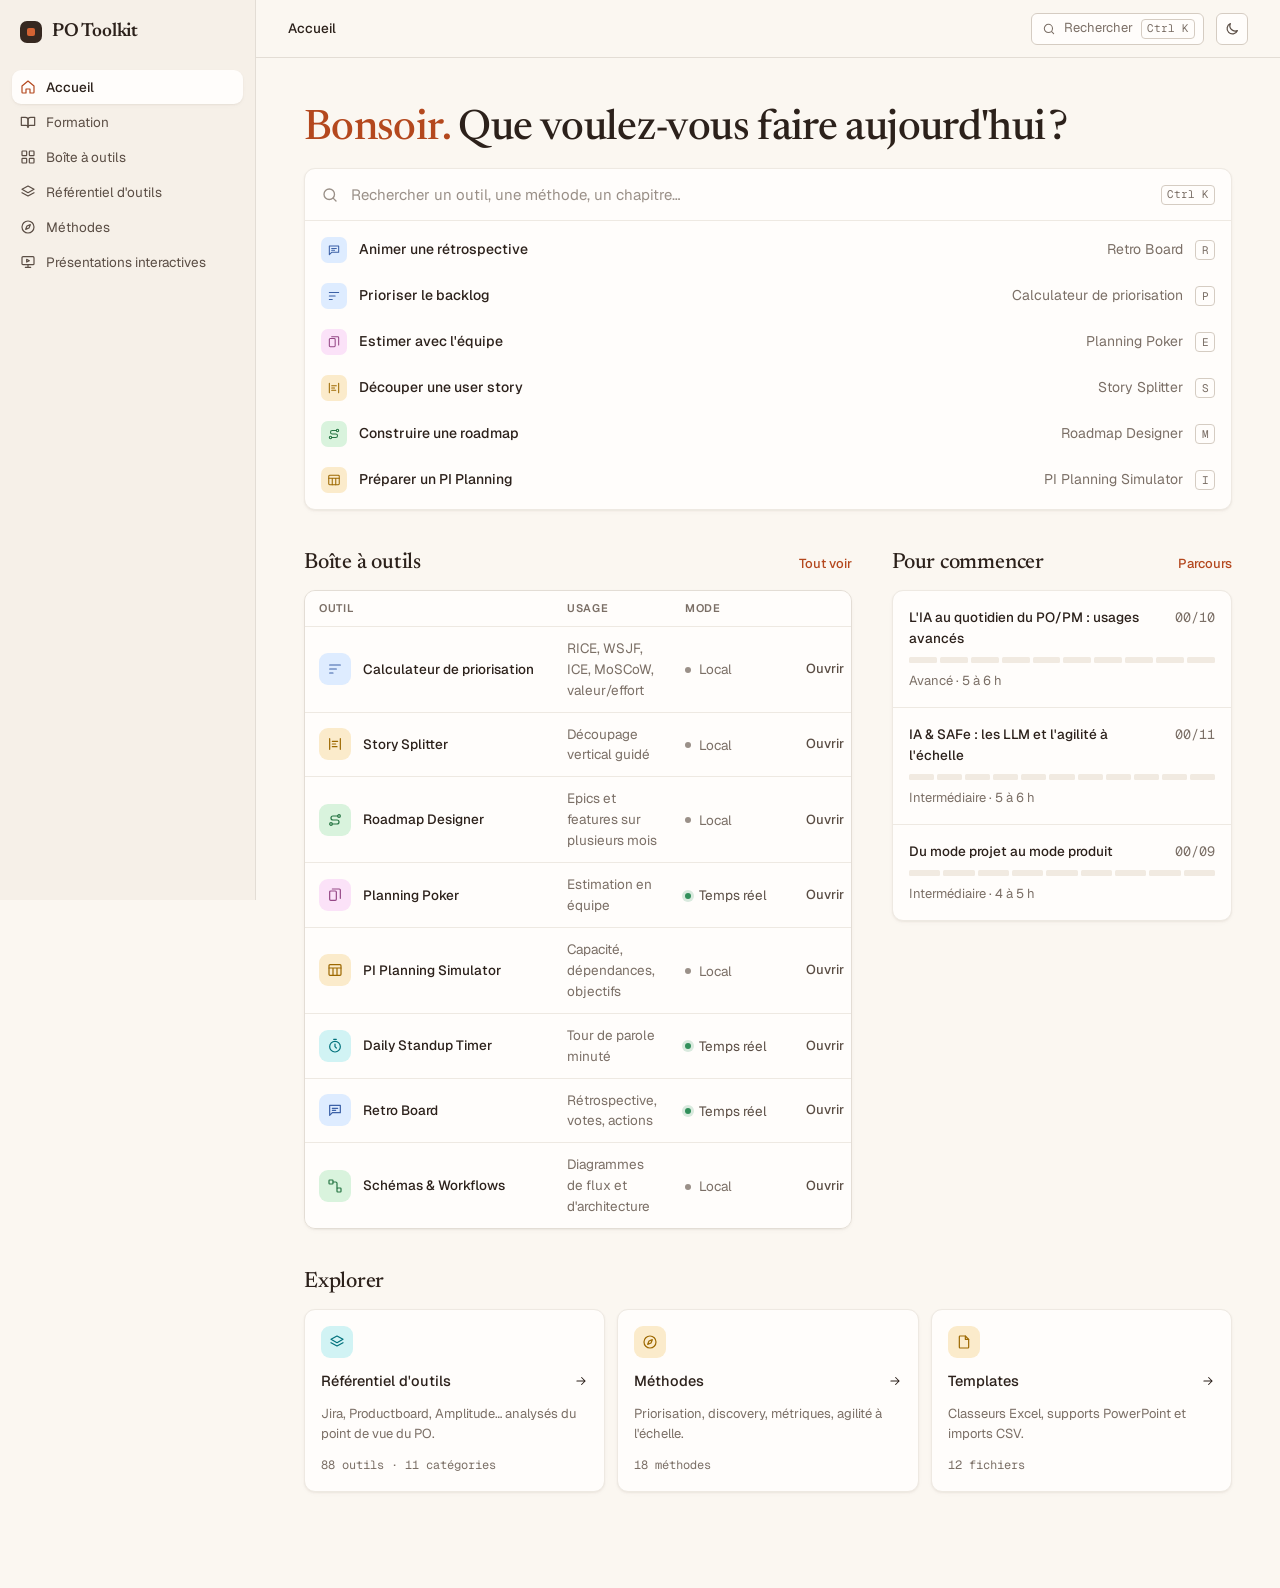
<file: index.html>
<!DOCTYPE html>
<html lang="fr">
<head>
  <meta charset="UTF-8">
  <meta name="viewport" content="width=device-width, initial-scale=1.0">
  <title>PO Toolkit</title>
  <meta http-equiv="refresh" content="0; url=./site/">
  <script>
    window.location.replace("./site/");
  </script>
</head>
<body>
  <p>Redirection vers <a href="./site/">PO Toolkit</a>...</p>
</body>
</html>
</file>
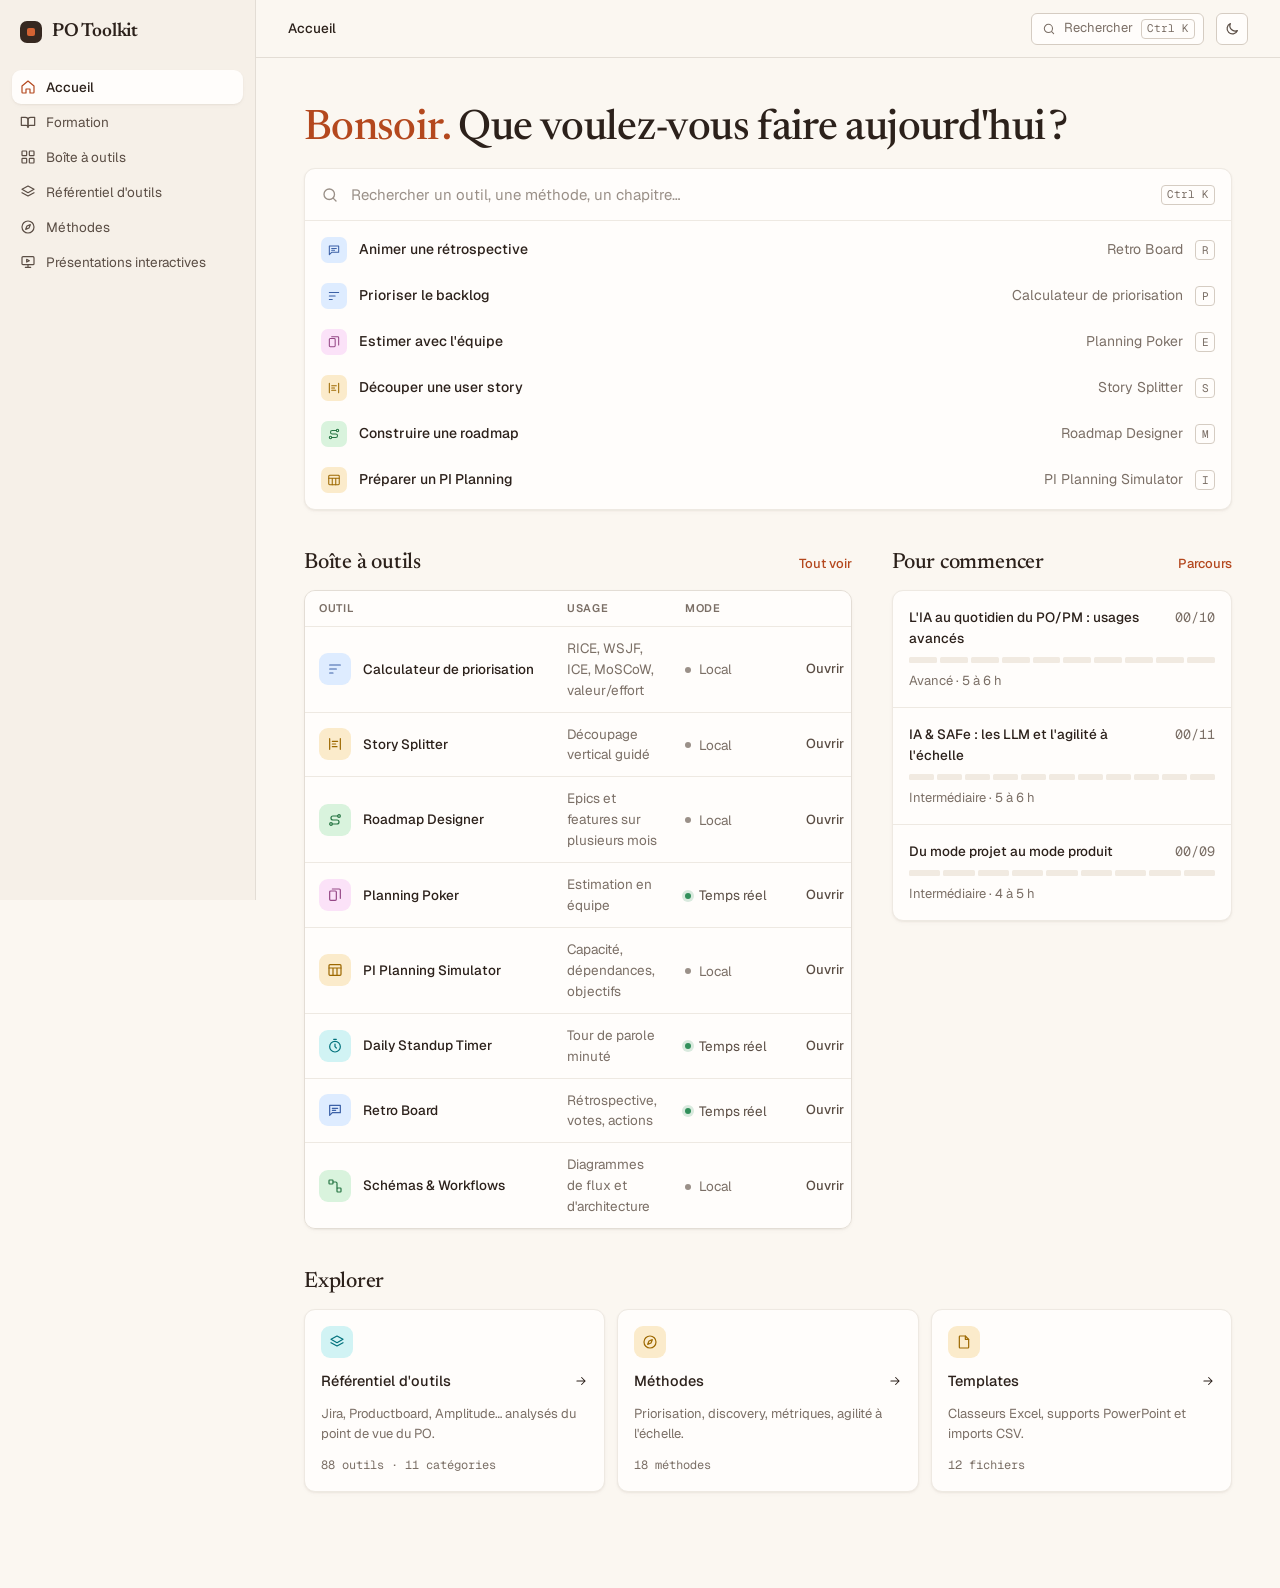
<file: site/index.html>
<!DOCTYPE html>
<html lang="fr">
<head>
  <meta charset="UTF-8">
  <meta name="viewport" content="width=device-width, initial-scale=1.0">
  <title>PO Toolkit — la boîte à outils du Product Owner</title>
  <meta name="description" content="Outils, méthodes, mini-apps et parcours de formation pour Product Owners et Product Managers.">
  <script>
    (function () {
      var t = null;
      try { t = localStorage.getItem('po-toolkit-theme'); } catch (e) {}
      if (t !== 'light' && t !== 'dark') t = window.matchMedia && window.matchMedia('(prefers-color-scheme: dark)').matches ? 'dark' : 'light';
      document.documentElement.setAttribute('data-theme', t);
    })();
  </script>
  <link rel="preconnect" href="https://fonts.googleapis.com">
  <link rel="preconnect" href="https://fonts.gstatic.com" crossorigin>
  <link href="https://fonts.googleapis.com/css2?family=Geist:wght@400;500;600&family=Geist+Mono:wght@400;500&family=Newsreader:opsz,wght@6..72,500;6..72,600&display=swap" rel="stylesheet">
  <link rel="stylesheet" href="style.css">
  <link rel="icon" href="data:image/svg+xml,%3Csvg xmlns='http://www.w3.org/2000/svg' viewBox='0 0 32 32'%3E%3Crect width='32' height='32' rx='7' fill='%23352a24'/%3E%3Crect x='11' y='11' width='10' height='10' rx='2.5' fill='%23d95f36'/%3E%3C/svg%3E">
</head>
<body>
  <a class="skip-link" href="#main-content">Aller au contenu</a>
  <div class="app">
    <nav class="sidebar" id="sidebar" aria-label="Navigation principale"></nav>
    <div class="scrim" id="scrim"></div>

    <div class="main">
      <header class="topbar">
        <button class="icon-btn menu-btn" id="menu-btn" aria-label="Ouvrir le menu" aria-controls="sidebar" aria-expanded="false"></button>
        <div class="crumbs" id="crumbs"></div>
        <div class="topbar-spacer"></div>
        <button class="search-trigger" id="search-trigger" aria-label="Rechercher (Ctrl K)"></button>
        <button class="icon-btn" id="theme-toggle" aria-label="Changer de thème"></button>
        <div class="read-progress" id="read-progress"></div>
      </header>
      <main class="content" id="main-content" tabindex="-1"></main>
    </div>
  </div>

  <div class="palette" id="palette" role="dialog" aria-modal="true" aria-label="Recherche">
    <div class="palette-box">
      <label class="palette-input">
        <span id="palette-icon"></span>
        <input id="palette-input" type="text" placeholder="Rechercher un outil, une méthode, un chapitre…" autocomplete="off" spellcheck="false" role="combobox" aria-expanded="true" aria-controls="palette-results">
        <kbd>Échap</kbd>
      </label>
      <div class="palette-results" id="palette-results" role="listbox"></div>
      <div class="palette-foot">
        <span><kbd>↑</kbd><kbd>↓</kbd> naviguer</span>
        <span><kbd>↵</kbd> ouvrir</span>
        <span><kbd>Échap</kbd> fermer</span>
      </div>
    </div>
  </div>

  <script src="data.js"></script>
  <script src="formation-data.js"></script>
  <script src="formation-cicd.js"></script>
  <script src="formation-ia-safe.js"></script>
  <script src="formation-projet-produit.js"></script>
  <script src="formation-ia-quotidien.js"></script>
  <script src="script.js"></script>
</body>
</html>
</file>
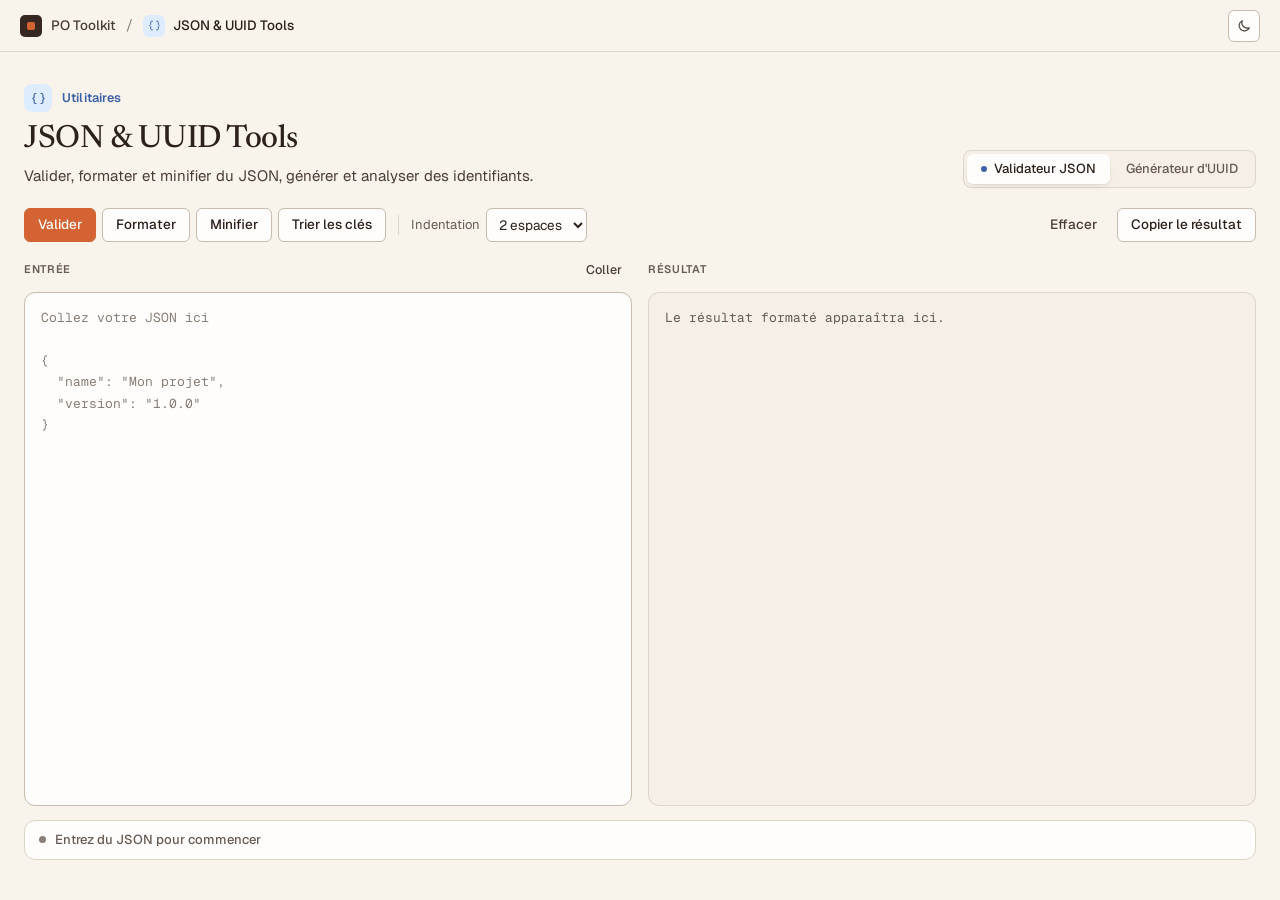
<file: accelerators/html/json-uuid-tools.html>
<!DOCTYPE html>
<html lang="fr">
<head>
<meta charset="UTF-8">
<meta name="viewport" content="width=device-width, initial-scale=1.0">
<title>JSON Validator & UUID Generator</title>
<link rel="stylesheet" href="app-kit.css">
<script src="app-kit.js"></script>
<style>
  :root { --card: var(--surface); --muted: var(--text-3); --green: var(--success); --red: var(--danger); }
  body { min-height: 100vh; display: flex; flex-direction: column; }

  .page { flex: 1; width: 100%; max-width: 1280px; margin: 0 auto; padding: 32px 24px 40px; display: flex; flex-direction: column; gap: 20px; }
  .header { display: flex; align-items: flex-end; justify-content: space-between; gap: 16px; flex-wrap: wrap; }

  /* Onglets segmentés */
  .tabs { display: inline-flex; gap: 2px; padding: 3px; border: 1px solid var(--border); border-radius: 8px; background: var(--surface-2); }
  .tab { height: 30px; padding: 0 14px; border: 0; border-radius: 6px; background: transparent; color: var(--text-3); font-size: 13px; font-weight: 500; cursor: pointer; transition: background 0.12s, color 0.12s; }
  .tab:hover { color: var(--text); }
  .tab.active { background: var(--surface); color: var(--text); box-shadow: var(--shadow-sm); }
  .tab.active::before { content: ''; display: inline-block; width: 6px; height: 6px; margin-right: 7px; border-radius: 50%; background: var(--app); vertical-align: 1px; }

  .panels { flex: 1; display: flex; flex-direction: column; }
  .panel { flex: 1; display: none; flex-direction: column; gap: 14px; }
  .panel.active { display: flex; }

  /* Barre d'outils */
  .toolbar { display: flex; gap: 6px; flex-wrap: wrap; align-items: center; }
  .toolbar .spacer { flex: 1; }
  .toolbar label { font-size: 13px; color: var(--text-3); }
  .toolbar select { height: 34px; padding: 0 8px; }
  .separator { width: 1px; height: 20px; margin: 0 6px; background: var(--border); }

  /* Validateur JSON */
  .json-layout { flex: 1; display: grid; grid-template-columns: 1fr 1fr; gap: 16px; }
  .json-col { display: flex; flex-direction: column; gap: 8px; min-width: 0; }
  .json-col h3 { display: flex; align-items: center; justify-content: space-between; gap: 12px; min-height: 28px; font-size: 11px; font-weight: 600; letter-spacing: 0.06em; text-transform: uppercase; color: var(--text-3); }
  textarea, .output-area {
    flex: 1; width: 100%; min-height: 360px; padding: 14px 16px;
    border: 1px solid var(--border-strong); border-radius: var(--radius);
    background: var(--surface); color: var(--text);
    font-family: var(--font-mono); font-size: 13px; line-height: 1.65; tab-size: 2;
  }
  textarea { resize: none; }
  textarea.valid { border-color: color-mix(in oklch, var(--success) 60%, var(--border)); }
  textarea.invalid { border-color: color-mix(in oklch, var(--danger) 60%, var(--border)); }
  .output-area { overflow: auto; white-space: pre-wrap; word-break: break-all; background: var(--surface-2); border-color: var(--border); }
  .output-area.is-valid { border-color: color-mix(in oklch, var(--success) 45%, var(--border)); }
  .output-area.is-error { border-color: color-mix(in oklch, var(--danger) 45%, var(--border)); background: color-mix(in oklch, var(--danger-soft) 60%, var(--surface)); }
  .tok-key { color: var(--t5-fg); }
  .tok-str { color: var(--t3-fg); }
  .tok-num { color: var(--t1-fg); }
  .tok-bool { color: var(--t6-fg); font-weight: 500; }
  .tok-null { color: var(--text-3); font-style: italic; }
  .output-area .err { color: var(--danger); }
  .output-area .hint { color: var(--text-3); }

  .status-bar { display: flex; align-items: center; gap: 9px; padding: 9px 14px; border: 1px solid var(--border); border-radius: var(--radius); background: var(--surface); font-size: 13px; font-weight: 500; }
  .status-bar:has(.status-dot.ok) { border-color: transparent; background: var(--success-soft); }
  .status-bar:has(.status-dot.err) { border-color: transparent; background: var(--danger-soft); }
  .status-dot { width: 7px; height: 7px; border-radius: 50%; flex-shrink: 0; }
  .status-dot.ok { background: var(--success); }
  .status-dot.err { background: var(--danger); }
  .status-dot.idle { background: var(--text-4); }
  .status-text { color: var(--text-3); }
  .status-text.ok { color: var(--success-text); }
  .status-text.err { color: var(--danger-text); }

  .json-stats { display: flex; gap: 14px; font-family: var(--font-mono); font-size: 11.5px; font-weight: 400; letter-spacing: 0; text-transform: none; color: var(--text-3); }
  .json-stats { gap: 6px; }
  .json-stats span { padding: 2px 8px; border-radius: 999px; background: var(--surface-3); color: var(--text-2); }
  .json-stats strong { color: var(--app); font-weight: 600; }

  /* Générateur d'UUID */
  .uuid-section { padding: 22px 24px; border: 1px solid var(--border); border-radius: var(--radius-lg); background: var(--surface); box-shadow: var(--shadow-sm); }
  .uuid-section h3 { font-family: var(--font-serif); font-size: 21px; font-weight: 500; margin-bottom: 16px; }
  .uuid-controls { display: flex; gap: 8px; align-items: center; flex-wrap: wrap; margin-bottom: 14px; }
  .uuid-controls label { font-size: 13px; color: var(--text-3); margin-left: 6px; }
  .uuid-controls label:first-child { margin-left: 0; }
  .uuid-controls select, .uuid-controls input { height: 34px; padding: 0 10px; }
  .uuid-controls input[type="number"] { width: 70px; font-family: var(--font-mono); }
  .uuid-controls .grow { flex: 1; font-family: var(--font-mono); }
  .uuid-controls .btn-primary { margin-left: auto; }
  .uuid-display { max-height: 400px; overflow-y: auto; border: 1px solid var(--border); border-radius: var(--radius); background: var(--surface-2); font-family: var(--font-mono); font-size: 13.5px; }
  .uuid-line { display: flex; align-items: center; gap: 12px; padding: 7px 8px 7px 16px; border-bottom: 1px solid var(--border-soft); }
  .uuid-line:last-child { border-bottom: 0; }
  .uuid-line:nth-child(even) { background: color-mix(in oklch, var(--surface) 55%, transparent); }
  .uuid-line .n { width: 22px; font-size: 11px; color: var(--text-4); }
  .uuid-line .uuid-text { flex: 1; color: var(--text); letter-spacing: 0.01em; user-select: all; }
  .uuid-line .copy-one { height: 26px; padding: 0 9px; border: 0; border-radius: 5px; background: none; color: var(--text-3); font-family: var(--font-sans); font-size: 12px; cursor: pointer; }
  .uuid-line .copy-one:hover { background: var(--surface-3); color: var(--text); }
  .uuid-empty { padding: 32px; text-align: center; font-family: var(--font-sans); color: var(--text-3); }
  .uuid-count { margin-top: 8px; font-size: 12.5px; color: var(--text-3); }
  .uuid-analysis { font-size: 13.5px; color: var(--text-3); }
  .uuid-analysis .grid { display: grid; grid-template-columns: auto 1fr; gap: 6px 20px; }
  .uuid-analysis strong { color: var(--text); font-weight: 500; }
  .uuid-analysis .grid { padding: 14px 16px; border-radius: var(--radius); background: var(--app-soft); }
  .uuid-analysis .grid > span { color: var(--app); font-weight: 500; }
  .uuid-analysis .mono { font-family: var(--font-mono); }
  .uuid-analysis .err { color: var(--danger); }

  @media (max-width: 768px) {
    .page { padding: 24px 16px 32px; }
    .json-layout { grid-template-columns: 1fr; }
    textarea, .output-area { min-height: 240px; }
  }
</style>
</head>
<body data-app="JSON & UUID Tools" data-tint="5" data-icon="braces" data-section="Utilitaires">
<main class="page">
<div class="header">
  <div class="kit-head">
    <h1>JSON &amp; UUID Tools</h1>
    <p>Valider, formater et minifier du JSON, générer et analyser des identifiants.</p>
  </div>
  <div class="tabs">
    <button class="tab active" onclick="switchTab('json', this)">Validateur JSON</button>
    <button class="tab" onclick="switchTab('uuid', this)">Générateur d'UUID</button>
  </div>
</div>

<div class="panels">
  <!-- JSON Panel -->
  <div class="panel active" id="panel-json">
    <div class="toolbar">
      <button class="btn-primary" onclick="validateJSON()">Valider</button>
      <button class="btn" onclick="formatJSON()">Formater</button>
      <button class="btn" onclick="minifyJSON()">Minifier</button>
      <button class="btn" onclick="sortKeys()">Trier les clés</button>
      <div class="separator"></div>
      <label for="indent-size">Indentation</label>
      <select id="indent-size" onchange="formatJSON()">
        <option value="2" selected>2 espaces</option>
        <option value="4">4 espaces</option>
        <option value="tab">Tab</option>
      </select>
      <span class="spacer"></span>
      <button class="btn-ghost" onclick="clearJSON()">Effacer</button>
      <button class="btn" onclick="copyOutput()">Copier le résultat</button>
    </div>

    <div class="json-layout">
      <div class="json-col">
        <h3>
          <span>Entrée</span>
          <button class="btn-ghost btn-small" onclick="pasteJSON()">Coller</button>
        </h3>
        <textarea id="json-input" placeholder='Collez votre JSON ici&#10;&#10;{&#10;  "name": "Mon projet",&#10;  "version": "1.0.0"&#10;}' oninput="liveValidate()"></textarea>
      </div>
      <div class="json-col">
        <h3>
          <span>Résultat</span>
          <div class="json-stats" id="json-stats"></div>
        </h3>
        <div class="output-area" id="json-output"><span class="hint">Le résultat formaté apparaîtra ici.</span></div>
      </div>
    </div>

    <div class="status-bar">
      <div class="status-dot idle" id="status-dot"></div>
      <span class="status-text" id="status-text">Entrez du JSON pour commencer</span>
    </div>
  </div>

  <!-- UUID Panel -->
  <div class="panel" id="panel-uuid">
    <div class="uuid-section">
      <h3>Générer des UUIDs</h3>
      <div class="uuid-controls">
        <label for="uuid-version">Version</label>
        <select id="uuid-version">
          <option value="v4" selected>v4 (aléatoire)</option>
          <option value="v7">v7 (timestamp + aléatoire)</option>
          <option value="nano">Nano ID (court)</option>
          <option value="short">Short ID (8 chars)</option>
        </select>
        <label for="uuid-count">Quantité</label>
        <input type="number" id="uuid-count" value="5" min="1" max="100">
        <label for="uuid-format">Format</label>
        <select id="uuid-format">
          <option value="lower" selected>minuscules</option>
          <option value="upper">MAJUSCULES</option>
          <option value="braces">{avec accolades}</option>
          <option value="bare">sans tirets</option>
        </select>
        <button class="btn-primary" onclick="generateUUIDs()">Générer</button>
        <button class="btn" onclick="copyAllUUIDs()">Tout copier</button>
      </div>
      <div class="uuid-display" id="uuid-display">
        <div class="uuid-empty">Cliquez sur Générer pour créer des UUID.</div>
      </div>
      <div class="uuid-count" id="uuid-count-label"></div>
    </div>

    <div class="uuid-section">
      <h3>Analyser un UUID</h3>
      <div class="uuid-controls">
        <input type="text" id="uuid-analyze-input" class="grow" placeholder="Collez un UUID pour l'analyser" oninput="analyzeUUID(this.value)">
      </div>
      <div id="uuid-analysis" class="uuid-analysis"></div>
    </div>
  </div>
</div>
</main>

<script>
// ============ Tab switching ============
function switchTab(tab, btn) {
  document.querySelectorAll('.panel').forEach(p => p.classList.remove('active'));
  document.querySelectorAll('.tab').forEach(t => t.classList.remove('active'));
  document.getElementById('panel-' + tab).classList.add('active');
  btn.classList.add('active');
}

// ============ JSON Validator ============
function getIndent() {
  const val = document.getElementById('indent-size').value;
  return val === 'tab' ? '\t' : parseInt(val);
}

function setStatus(type, message) {
  const dot = document.getElementById('status-dot');
  const text = document.getElementById('status-text');
  dot.className = 'status-dot ' + type;
  text.className = 'status-text ' + type;
  text.textContent = message;
}

function liveValidate() {
  const input = document.getElementById('json-input');
  const raw = input.value.trim();
  if (!raw) {
    input.classList.remove('valid', 'invalid');
    setStatus('idle', 'Entrez du JSON pour commencer');
    return;
  }
  try {
    JSON.parse(raw);
    input.classList.add('valid');
    input.classList.remove('invalid');
    setStatus('ok', 'JSON valide');
  } catch (e) {
    input.classList.add('invalid');
    input.classList.remove('valid');
    const match = e.message.match(/position (\d+)/);
    const pos = match ? ` (position ${match[1]})` : '';
    setStatus('err', `Erreur : ${e.message}`);
  }
}

function validateJSON() {
  const raw = document.getElementById('json-input').value.trim();
  if (!raw) return;
  try {
    const parsed = JSON.parse(raw);
    const formatted = JSON.stringify(parsed, null, getIndent());
    showOutput(formatted);
    updateStats(parsed, formatted);
    setStatus('ok', 'JSON valide — formaté avec succès');
  } catch (e) {
    document.getElementById('json-output').className = 'output-area is-error';
    document.getElementById('json-output').innerHTML = `<span class="err">Erreur de syntaxe :\n\n${escapeHtml(e.message)}</span>\n\n<span class="hint">Vérifiez :\n• Virgules manquantes ou en trop\n• Guillemets doubles (pas simples)\n• Accolades/crochets non fermés\n• Trailing commas</span>`;
    setStatus('err', e.message);
  }
}

function formatJSON() {
  const raw = document.getElementById('json-input').value.trim();
  if (!raw) return;
  try {
    const parsed = JSON.parse(raw);
    const formatted = JSON.stringify(parsed, null, getIndent());
    document.getElementById('json-input').value = formatted;
    showOutput(formatted);
    updateStats(parsed, formatted);
    setStatus('ok', 'JSON formaté (pretty print)');
  } catch (e) {
    setStatus('err', e.message);
  }
}

function minifyJSON() {
  const raw = document.getElementById('json-input').value.trim();
  if (!raw) return;
  try {
    const parsed = JSON.parse(raw);
    const minified = JSON.stringify(parsed);
    document.getElementById('json-input').value = minified;
    showOutput(minified);
    updateStats(parsed, minified);
    setStatus('ok', `JSON minifié — ${minified.length} caractères`);
  } catch (e) {
    setStatus('err', e.message);
  }
}

function sortKeys() {
  const raw = document.getElementById('json-input').value.trim();
  if (!raw) return;
  try {
    const parsed = JSON.parse(raw);
    const sorted = sortObject(parsed);
    const formatted = JSON.stringify(sorted, null, getIndent());
    document.getElementById('json-input').value = formatted;
    showOutput(formatted);
    updateStats(sorted, formatted);
    setStatus('ok', 'Clés triées alphabétiquement');
  } catch (e) {
    setStatus('err', e.message);
  }
}

function sortObject(obj) {
  if (Array.isArray(obj)) return obj.map(sortObject);
  if (obj && typeof obj === 'object') {
    return Object.keys(obj).sort().reduce((acc, key) => {
      acc[key] = sortObject(obj[key]);
      return acc;
    }, {});
  }
  return obj;
}

function updateStats(parsed, str) {
  const stats = document.getElementById('json-stats');
  const type = Array.isArray(parsed) ? 'Array' : typeof parsed === 'object' ? 'Object' : typeof parsed;
  const keys = typeof parsed === 'object' && parsed ? Object.keys(parsed).length : 0;
  const depth = getDepth(parsed);
  stats.innerHTML = `
    <span>Type <strong>${type}</strong></span>
    <span>${Array.isArray(parsed) ? `${parsed.length} éléments` : `${keys} clés`}</span>
    <span>Profondeur ${depth}</span>
    <span>${str.length} chars</span>
  `;
}

function getDepth(obj, current = 0) {
  if (!obj || typeof obj !== 'object') return current;
  return Math.max(...Object.values(obj).map(v => getDepth(v, current + 1)), current + 1);
}

function copyOutput() {
  const text = document.getElementById('json-output').textContent;
  navigator.clipboard.writeText(text).then(() => setStatus('ok', 'Résultat copié'));
}

function clearJSON() {
  document.getElementById('json-input').value = '';
  document.getElementById('json-output').className = 'output-area';
  document.getElementById('json-output').innerHTML = '<span class="hint">Le résultat formaté apparaîtra ici.</span>';
  document.getElementById('json-input').classList.remove('valid', 'invalid');
  document.getElementById('json-stats').innerHTML = '';
  setStatus('idle', 'Entrez du JSON pour commencer');
}

async function pasteJSON() {
  try {
    const text = await navigator.clipboard.readText();
    document.getElementById('json-input').value = text;
    liveValidate();
    validateJSON();
  } catch(e) {
    setStatus('err', 'Impossible de lire le presse-papiers');
  }
}

function highlightJson(text) {
  return escapeHtml(text).replace(/("(?:\\.|[^"\\])*")(\s*:)?|\b(true|false)\b|\bnull\b|-?\d+(?:\.\d+)?(?:[eE][+-]?\d+)?/g,
    (m, str, colon, bool) => {
      if (str) return colon ? `<span class="tok-key">${str}</span>${colon}` : `<span class="tok-str">${str}</span>`;
      if (bool) return `<span class="tok-bool">${m}</span>`;
      if (m === 'null') return `<span class="tok-null">${m}</span>`;
      return `<span class="tok-num">${m}</span>`;
    });
}
function showOutput(text) {
  const out = document.getElementById('json-output');
  out.className = 'output-area is-valid';
  out.innerHTML = highlightJson(text);
}

function escapeHtml(s) { return s.replace(/&/g,'&amp;').replace(/</g,'&lt;').replace(/>/g,'&gt;'); }

// ============ UUID Generator ============
function uuidV4() {
  return 'xxxxxxxx-xxxx-4xxx-yxxx-xxxxxxxxxxxx'.replace(/[xy]/g, c => {
    const r = Math.random() * 16 | 0;
    return (c === 'x' ? r : (r & 0x3 | 0x8)).toString(16);
  });
}

function uuidV7() {
  const now = Date.now();
  const hex = now.toString(16).padStart(12, '0');
  const rand = Array.from(crypto.getRandomValues(new Uint8Array(10)))
    .map(b => b.toString(16).padStart(2, '0')).join('');
  return `${hex.slice(0,8)}-${hex.slice(8,12)}-7${rand.slice(0,3)}-${(parseInt(rand.slice(3,4),16) & 0x3 | 0x8).toString(16)}${rand.slice(4,7)}-${rand.slice(7,19)}`;
}

function nanoId(size = 21) {
  const chars = 'ABCDEFGHIJKLMNOPQRSTUVWXYZabcdefghijklmnopqrstuvwxyz0123456789_-';
  const bytes = crypto.getRandomValues(new Uint8Array(size));
  return Array.from(bytes).map(b => chars[b & 63]).join('');
}

function shortId() {
  return Array.from(crypto.getRandomValues(new Uint8Array(4)))
    .map(b => b.toString(16).padStart(2, '0')).join('');
}

function formatUUID(uuid, format) {
  switch (format) {
    case 'upper': return uuid.toUpperCase();
    case 'braces': return `{${uuid}}`;
    case 'bare': return uuid.replace(/-/g, '');
    default: return uuid.toLowerCase();
  }
}

function generateUUIDs() {
  const version = document.getElementById('uuid-version').value;
  const count = parseInt(document.getElementById('uuid-count').value) || 5;
  const format = document.getElementById('uuid-format').value;
  const display = document.getElementById('uuid-display');

  const uuids = [];
  for (let i = 0; i < Math.min(count, 100); i++) {
    let id;
    switch (version) {
      case 'v4': id = uuidV4(); break;
      case 'v7': id = uuidV7(); break;
      case 'nano': id = nanoId(); break;
      case 'short': id = shortId(); break;
    }
    uuids.push(formatUUID(id, format));
  }

  display.innerHTML = uuids.map((u, i) =>
    `<div class="uuid-line"><span class="n">${String(i + 1).padStart(2, '0')}</span><span class="uuid-text">${u}</span><button class="copy-one" onclick="copyOne('${u}')">Copier</button></div>`
  ).join('');

  document.getElementById('uuid-count-label').textContent = `${uuids.length} ${version === 'nano' ? 'Nano IDs' : version === 'short' ? 'Short IDs' : 'UUIDs'} générés`;
}

function copyOne(uuid) {
  navigator.clipboard.writeText(uuid).then(() => {
    const btn = event.target;
    btn.textContent = 'Copié';
    setTimeout(() => btn.textContent = 'Copier', 1500);
  });
}

function copyAllUUIDs() {
  const uuids = document.querySelectorAll('.uuid-text');
  const text = Array.from(uuids).map(u => u.textContent).join('\n');
  if (text) {
    navigator.clipboard.writeText(text).then(() => {
      const btn = event.target;
      btn.textContent = 'Copié !';
      setTimeout(() => btn.textContent = 'Tout copier', 1500);
    });
  }
}

function analyzeUUID(input) {
  const el = document.getElementById('uuid-analysis');
  const clean = input.trim().replace(/[{}]/g, '');

  if (!clean) { el.innerHTML = ''; return; }

  // Check format
  const uuidRegex = /^[0-9a-f]{8}-?[0-9a-f]{4}-?[0-9a-f]{4}-?[0-9a-f]{4}-?[0-9a-f]{12}$/i;
  if (!uuidRegex.test(clean)) {
    el.innerHTML = `<span class="err">Format invalide.</span> Un UUID v4 ressemble à : <code class="mono">550e8400-e29b-41d4-a716-446655440000</code>`;
    return;
  }

  const normalized = clean.replace(/-/g, '').toLowerCase();
  const withDashes = `${normalized.slice(0,8)}-${normalized.slice(8,12)}-${normalized.slice(12,16)}-${normalized.slice(16,20)}-${normalized.slice(20)}`;

  const versionChar = normalized[12];
  const variantChar = parseInt(normalized[16], 16);
  let version = 'Inconnue';
  if (versionChar === '4') version = 'v4 (aléatoire)';
  else if (versionChar === '7') version = 'v7 (timestamp)';
  else if (versionChar === '1') version = 'v1 (timestamp MAC)';
  else if (versionChar === '3') version = 'v3 (MD5)';
  else if (versionChar === '5') version = 'v5 (SHA-1)';

  let variant = 'Inconnue';
  if ((variantChar & 0x8) === 0x8) variant = 'RFC 4122';
  else if ((variantChar & 0xC) === 0) variant = 'NCS';

  let timestamp = '';
  if (versionChar === '7') {
    const tsHex = normalized.slice(0, 12);
    const ts = parseInt(tsHex, 16);
    timestamp = `<span>Timestamp</span><strong class="mono">${new Date(ts).toISOString()}</strong>`;
  }

  el.innerHTML = `
    <div class="grid">
      <span>Normalisé</span><strong class="mono">${withDashes}</strong>
      <span>Version</span><strong>${version}</strong>
      <span>Variant</span><strong>${variant}</strong>
      <span>Bits</span><strong>${normalized.length * 4} bits (${normalized.length} caractères hex)</strong>
      ${timestamp}
    </div>
  `;
}

// Init
generateUUIDs();
</script>
</body>
</html>
</file>
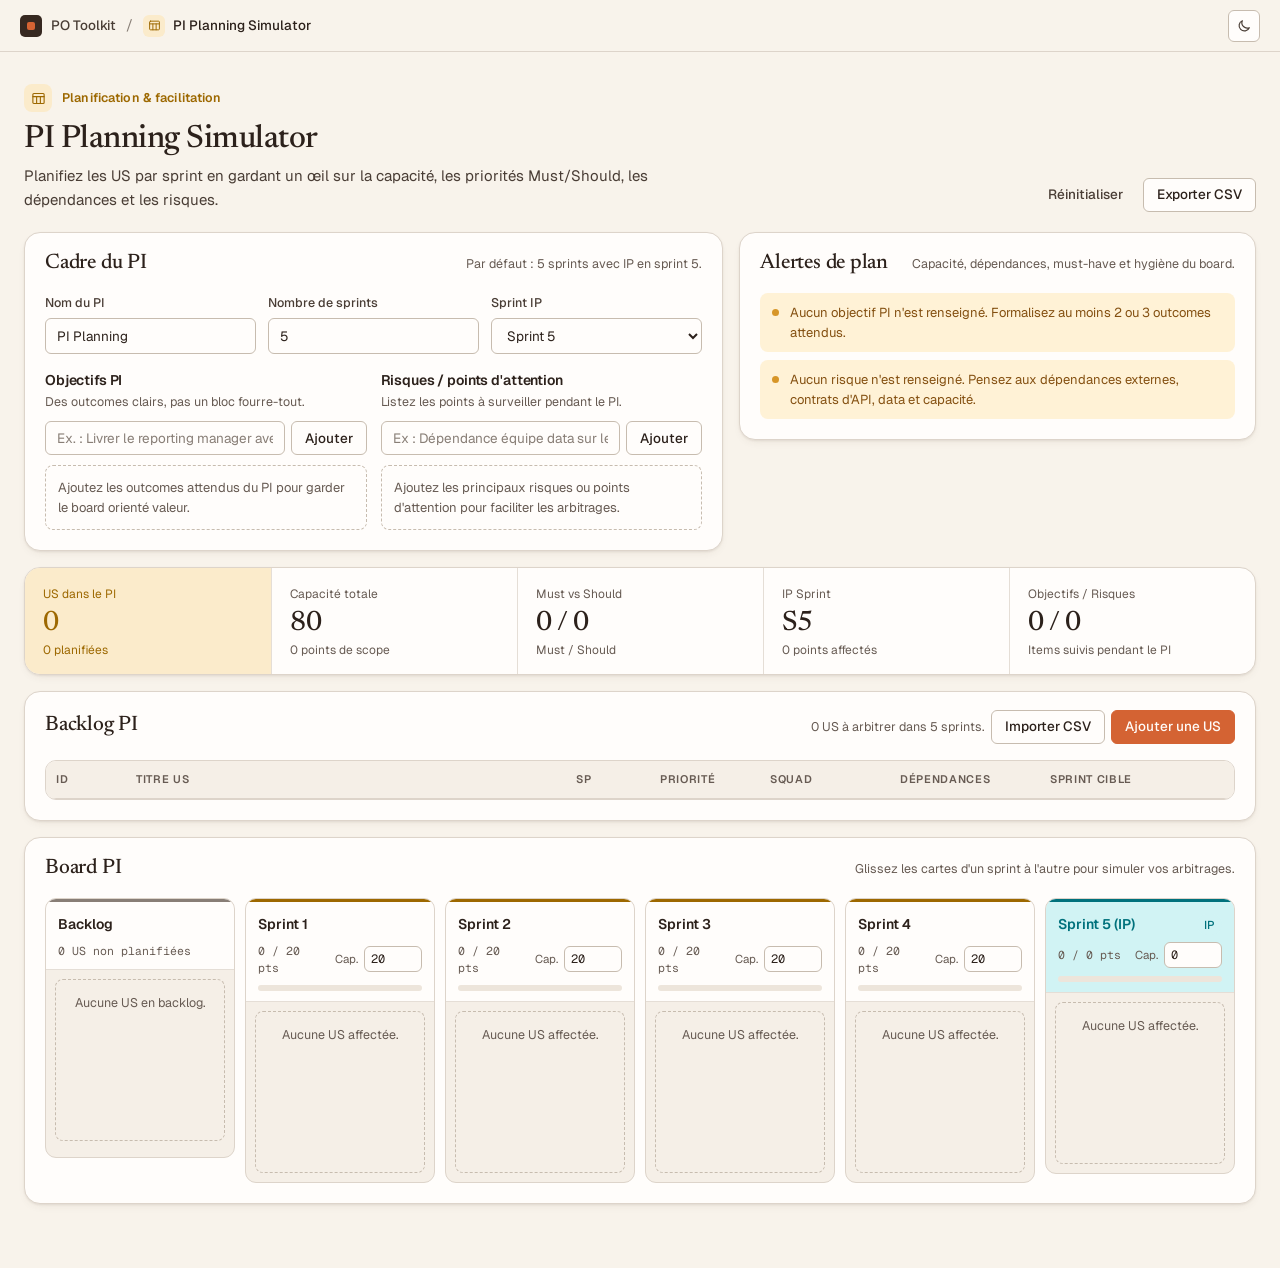
<file: accelerators/html/pi-planning-simulator.html>
<!DOCTYPE html>
<html lang="fr">
<head>
<meta charset="UTF-8">
<meta name="viewport" content="width=device-width, initial-scale=1.0">
<title>PI Planning Simulator - PO Toolkit</title>
<link rel="stylesheet" href="app-kit.css">
<script src="app-kit.js"></script>
<style>
  :root { --card: var(--surface); --card2: var(--surface-2); --heading: var(--text); --muted: var(--text-3); --blue: var(--accent); --red: var(--danger); --green: var(--success); --yellow: var(--warn); }
  .page { max-width: 1440px; margin: 0 auto; padding: 32px 24px 64px; display: grid; gap: 16px; }
  .header { display: flex; align-items: flex-end; justify-content: space-between; gap: 16px; flex-wrap: wrap; margin-bottom: 4px; }
  .header-actions { display: flex; gap: 6px; flex-wrap: wrap; }

  .config-grid, .summary-grid, .board-grid, .item-grid { display: grid; gap: 16px; }
  .config-grid { grid-template-columns: 1.15fr 0.85fr; align-items: start; }
  .item-grid { grid-template-columns: 1fr 1fr; margin-top: 18px; gap: 14px; }

  .panel { border: 1px solid var(--border); border-radius: var(--radius-lg); background: var(--surface); box-shadow: var(--shadow-sm); }
  .panel-header { display: flex; align-items: center; justify-content: space-between; gap: 16px; flex-wrap: wrap; padding: 18px 20px 0; }
  .panel-header h2, .panel-header h3 { font-family: var(--font-serif); font-size: 21px; font-weight: 500; }
  .panel-header .tools { display: flex; gap: 6px; align-items: center; flex-wrap: wrap; }
  .panel-body { padding: 16px 20px 20px; }
  .hint { font-size: 12.5px; color: var(--text-3); }

  .form-grid { display: grid; grid-template-columns: repeat(3, minmax(0, 1fr)); gap: 12px; }
  .field { display: flex; flex-direction: column; gap: 6px; }
  .field label { font-size: 12.5px; font-weight: 500; color: var(--text-2); }
  .field input, .field select { width: 100%; height: 36px; padding: 0 11px; }

  .item-section { display: grid; gap: 10px; align-content: start; }
  .item-section-head h3 { font-size: 14px; font-weight: 600; }
  .item-section-head span { display: block; margin-top: 2px; font-size: 12.5px; color: var(--text-3); }
  .item-composer { display: grid; grid-template-columns: 1fr auto; gap: 6px; }
  .item-composer input { height: 34px; padding: 0 11px; min-width: 0; }
  .item-list { display: grid; }
  .item-row { display: grid; grid-template-columns: auto 1fr auto; gap: 10px; align-items: center; padding: 6px 0; border-bottom: 1px solid var(--border-soft); }
  .item-row:last-child { border-bottom: 0; }
  .item-index { width: 20px; font-family: var(--font-mono); font-size: 11.5px; color: var(--text-4); }
  .item-row input { width: 100%; height: 30px; padding: 0 6px; border-color: transparent; background: transparent; font-size: 13.5px; }
  .item-row input:hover { border-color: var(--border); }
  .item-empty { padding: 12px; border: 1px dashed var(--border-strong); border-radius: 8px; font-size: 13px; line-height: 1.5; color: var(--text-3); }

  /* Indicateurs */
  .summary-grid { grid-template-columns: repeat(5, minmax(0, 1fr)); gap: 0; border: 1px solid var(--border); border-radius: var(--radius-lg); background: var(--surface); box-shadow: var(--shadow-sm); overflow: hidden; }
  .summary-card { padding: 14px 18px; border-left: 1px solid var(--border-soft); }
  .summary-card:first-child { border-left: 0; }
  .summary-card .label { font-size: 12px; color: var(--text-3); }
  .summary-card:first-child { background: var(--app-soft); }
  .summary-card:first-child .label, .summary-card:first-child .value, .summary-card:first-child .sub { color: var(--app); }
  .summary-card .value { display: block; margin-top: 2px; font-family: var(--font-serif); font-size: 28px; font-weight: 500; line-height: 1.15; color: var(--text); }
  .summary-card .sub { display: block; margin-top: 2px; font-size: 12px; color: var(--text-3); }

  /* Alertes */
  .warning-list { display: grid; gap: 8px; }
  .warning-item, .warning-empty { position: relative; padding: 10px 12px 10px 30px; border-radius: 8px; font-size: 13px; line-height: 1.5; }
  .warning-item::before, .warning-empty::before { content: ''; position: absolute; left: 12px; top: 16px; width: 7px; height: 7px; border-radius: 50%; }
  .warning-item { background: var(--warn-soft); color: var(--warn-text); }
  .warning-item::before { background: var(--warn); }
  .warning-item.red { background: var(--danger-soft); color: color-mix(in oklch, var(--danger) 80%, var(--text)); }
  .warning-item.red::before { background: var(--danger); }
  .warning-empty { background: var(--success-soft); color: color-mix(in oklch, var(--success) 80%, var(--text)); }
  .warning-empty::before { background: var(--success); }

  .toolbar { display: flex; align-items: center; justify-content: space-between; gap: 12px; flex-wrap: wrap; margin-bottom: 12px; }
  .toolbar .meta { font-size: 12.5px; color: var(--text-3); }

  /* Tableau backlog */
  .table-wrap { overflow-x: auto; border: 1px solid var(--border); border-radius: var(--radius); }
  thead th { background: var(--surface-2); border-bottom-color: var(--border); }
  table { width: 100%; border-collapse: collapse; font-size: 13.5px; }
  th, td { padding: 7px 10px; border-bottom: 1px solid var(--border-soft); vertical-align: middle; }
  th { padding: 10px; text-align: left; white-space: nowrap; font-size: 11px; font-weight: 600; letter-spacing: 0.06em; text-transform: uppercase; color: var(--text-3); }
  th.w-id { width: 80px; } th.w-sp { width: 84px; } th.w-prio { width: 110px; } th.w-squad { width: 130px; } th.w-dep { width: 150px; } th.w-sprint { width: 150px; } th.w-act { width: 44px; }
  tr:last-child td { border-bottom: 0; }
  td input[type="text"], td input[type="number"], td select { width: 100%; height: 32px; padding: 0 8px; font-size: 13px; }
  td input[type="number"] { font-family: var(--font-mono); }
  td .id-input { font-family: var(--font-mono); font-size: 12px; }
  .row-del { display: grid; place-items: center; width: 28px; height: 28px; padding: 0; border: 0; border-radius: 6px; background: none; color: var(--text-4); font-size: 16px; cursor: pointer; }
  .row-del:hover { background: var(--danger-soft); color: var(--danger); }
  .file-btn input { display: none; }

  /* Pastilles */
  .chip { display: inline-flex; align-items: center; height: 21px; padding: 0 7px; border-radius: 999px; background: var(--surface-3); color: var(--text-2); font-size: 11.5px; font-weight: 500; white-space: nowrap; }
  .chip.must { background: var(--danger-soft); color: var(--danger-text); font-weight: 600; }
  .chip.should { background: var(--warn-soft); color: var(--warn-text); font-weight: 600; }
  .chip.sp { background: var(--app-soft); color: var(--app); font-family: var(--font-mono); font-weight: 600; }
  .chip.squad { background: transparent; border: 1px solid var(--border); }
  .chip.squad::before { content: ''; width: 6px; height: 6px; margin-right: 5px; border-radius: 50%; background: var(--sq); }
  .chip.ip { background: var(--t4-bg); color: var(--t4-fg); }

  /* Board */
  .board-grid { grid-template-columns: repeat(auto-fit, minmax(190px, 1fr)); gap: 10px; align-items: start; }
  .lane { display: flex; flex-direction: column; min-height: 260px; border: 1px solid var(--border); border-radius: var(--radius); background: var(--surface-2); overflow: hidden; }
  .lane-header { padding: 12px 12px 10px; border-top: 3px solid var(--app); background: var(--surface); border-bottom: 1px solid var(--border-soft); }
  .lane.backlog-lane .lane-header { border-top-color: var(--text-4); }
  .lane.ip-lane .lane-header { border-top-color: var(--t4-fg); background: var(--t4-bg); }
  .lane.ip-lane .lane-title { color: var(--t4-fg); }
  .lane.is-over .lane-header { border-top-color: var(--danger); }
  .lane-body { padding-top: 8px !important; }
  .lane-top { display: flex; align-items: center; justify-content: space-between; gap: 8px; margin-bottom: 6px; }
  .lane-title { font-size: 14px; font-weight: 600; }
  .lane-stats { display: flex; align-items: center; justify-content: space-between; gap: 8px; font-family: var(--font-mono); font-size: 11.5px; color: var(--text-3); }
  .lane-capacity { display: inline-flex; align-items: center; gap: 6px; font-family: var(--font-sans); }
  .lane-capacity input { width: 58px; height: 26px; padding: 0 6px; font-family: var(--font-mono); font-size: 12px; }
  .lane-progress { height: 4px; margin-top: 8px; border-radius: 2px; background: var(--surface-3); overflow: hidden; }
  .lane-progress { height: 6px !important; border-radius: 3px !important; }
  .lane-progress-bar { height: 100%; border-radius: inherit; background: var(--success); }
  .lane-progress-bar.near { background: var(--warn); }
  .lane-progress-bar.over { background: var(--danger); }
  .lane-stats .used.over { color: var(--danger-text); font-weight: 600; }
  .lane-body { display: grid; gap: 8px; min-height: 180px; padding: 2px 8px 8px; }
  .lane-drop { display: grid; gap: 8px; min-height: 36px; border: 1px dashed transparent; border-radius: 9px; }
  .lane.drag-over .lane-drop { border-color: var(--accent); background: var(--accent-soft); }

  .story-card { display: grid; gap: 7px; padding: 10px 12px; border: 1px solid var(--border); border-left: 3px solid var(--prio, var(--border-strong)); border-radius: 9px; background: var(--surface); box-shadow: var(--shadow-sm); cursor: grab; }
  .story-card:active { cursor: grabbing; }
  .story-card .top { display: flex; align-items: flex-start; justify-content: space-between; gap: 8px; }
  .story-card h4 { font-size: 13.5px; font-weight: 500; line-height: 1.4; }
  .story-card .meta { display: flex; gap: 4px; flex-wrap: wrap; }
  .story-card .small { font-size: 12px; line-height: 1.45; color: var(--text-3); }
  .story-card .deps { color: var(--accent-text); }
  .story-card .small strong { color: var(--text-2); font-weight: 600; }
  .empty-lane { padding: 14px 10px; border: 1px dashed var(--border-strong); border-radius: 8px; text-align: center; font-size: 12.5px; line-height: 1.5; color: var(--text-3); }

  @media (max-width: 1180px) {
    .config-grid { grid-template-columns: 1fr; }
    .summary-grid { grid-template-columns: repeat(3, minmax(0, 1fr)); }
    .summary-card:nth-child(4) { border-left: 0; }
    .summary-card:nth-child(n+4) { border-top: 1px solid var(--border-soft); }
  }
  @media (max-width: 760px) {
    .page { padding: 24px 16px 48px; }
    .form-grid, .item-composer, .item-grid { grid-template-columns: 1fr; }
    .summary-grid { grid-template-columns: 1fr 1fr; }
    .summary-card { border-left: 0; border-top: 1px solid var(--border-soft); }
  }
</style>
</head>
<body data-app="PI Planning Simulator" data-tint="2" data-icon="board" data-section="Planification &amp; facilitation">
<div class="page">
  <div class="header">
    <div class="kit-head">
      <h1>PI Planning Simulator</h1>
      <p>Planifiez les US par sprint en gardant un œil sur la capacité, les priorités Must/Should, les dépendances et les risques.</p>
    </div>
    <div class="header-actions">
      <button class="btn-ghost" id="reset-btn">Réinitialiser</button>
      <button class="btn-secondary" id="export-btn">Exporter CSV</button>
    </div>
  </div>

  <div class="config-grid">
    <section class="panel">
      <div class="panel-header">
        <h2>Cadre du PI</h2>
        <span class="hint">Par défaut : 5 sprints avec IP en sprint 5.</span>
      </div>
      <div class="panel-body">
        <div class="form-grid">
          <div class="field">
            <label for="pi-name">Nom du PI</label>
            <input id="pi-name" type="text" placeholder="Ex. : PI Q3 – Growth">
          </div>
          <div class="field">
            <label for="sprint-count">Nombre de sprints</label>
            <input id="sprint-count" type="number" min="2" max="12" step="1">
          </div>
          <div class="field">
            <label for="ip-sprint">Sprint IP</label>
            <select id="ip-sprint"></select>
          </div>
        </div>

        <div class="item-grid">
          <div class="item-section">
            <div class="item-section-head">
              <h3>Objectifs PI</h3>
              <span>Des outcomes clairs, pas un bloc fourre-tout.</span>
            </div>
            <div class="item-composer">
              <input id="objective-input" type="text" placeholder="Ex. : Livrer le reporting manager avec export CSV et telemetry de bout en bout.">
              <button class="btn-secondary" id="add-objective-btn">Ajouter</button>
            </div>
            <div class="item-list" id="objective-list"></div>
          </div>

          <div class="item-section">
            <div class="item-section-head">
              <h3>Risques / points d'attention</h3>
              <span>Listez les points à surveiller pendant le PI.</span>
            </div>
            <div class="item-composer">
              <input id="risk-input" type="text" placeholder="Ex : Dépendance équipe data sur le schéma d'export et le contrat de colonnes.">
              <button class="btn-secondary" id="add-risk-btn">Ajouter</button>
            </div>
            <div class="item-list" id="risk-list"></div>
          </div>
        </div>
      </div>
    </section>

    <section class="panel">
      <div class="panel-header">
        <h2>Alertes de plan</h2>
        <span class="hint">Capacité, dépendances, must-have et hygiène du board.</span>
      </div>
      <div class="panel-body">
        <div id="warnings"></div>
      </div>
    </section>
  </div>

  <div class="summary-grid" id="summary"></div>

  <section class="panel">
    <div class="panel-header">
      <h3>Backlog PI</h3>
      <div class="tools">
        <span class="hint" id="backlog-meta"></span>
        <label class="btn-secondary file-btn" id="import-csv-label">
          Importer CSV
          <input type="file" accept=".csv" id="import-csv-input">
        </label>
        <button class="btn-primary" id="add-story-btn">Ajouter une US</button>
      </div>
    </div>
    <div class="panel-body">
      <div class="table-wrap">
        <table>
          <thead>
            <tr>
              <th class="w-id">ID</th>
              <th>Titre US</th>
              <th class="w-sp">SP</th>
              <th class="w-prio">Priorité</th>
              <th class="w-squad">Squad</th>
              <th class="w-dep">Dépendances</th>
              <th class="w-sprint">Sprint cible</th>
              <th class="w-act"></th>
            </tr>
          </thead>
          <tbody id="backlog-body"></tbody>
        </table>
      </div>
    </div>
  </section>

  <section class="panel">
    <div class="panel-header">
      <h3>Board PI</h3>
      <span class="hint">Glissez les cartes d'un sprint à l'autre pour simuler vos arbitrages.</span>
    </div>
    <div class="panel-body">
      <div class="board-grid" id="board"></div>
    </div>
  </section>
</div>

<script>
const STORAGE_KEY = 'po-toolkit-pi-planning-simulator-v2';
const CSV_SEPARATOR = ';';
const CSV_NEWLINE = '\r\n';

const state = {
  config: {
    piName: 'PI Planning',
    sprintCount: 5,
    ipSprint: 5,
    objectives: [],
    risks: []
  },
  capacities: [20, 20, 20, 20, 0],
  stories: []
};

let nextStoryIndex = 1;
let dragStoryId = null;

function ensureArray(value) {
  return Array.isArray(value) ? value.filter(Boolean).map(item => String(item)) : [];
}

function createDefaultStory() {
  return {
    id: `US-${nextStoryIndex++}`,
    title: `User story ${nextStoryIndex - 1}`,
    points: 5,
    priority: 'Must',
    squad: 'Core',
    dependsOn: '',
    sprint: null
  };
}

function ensureCapacityLength() {
  const desired = state.config.sprintCount;
  const next = [];
  for (let index = 0; index < desired; index++) {
    const isIp = index + 1 === state.config.ipSprint;
    next.push(state.capacities[index] !== undefined ? state.capacities[index] : (isIp ? 0 : 20));
  }
  state.capacities = next;
}

function normalizeConfig() {
  state.config.sprintCount = Math.max(2, Math.min(12, Number(state.config.sprintCount) || 5));
  state.config.ipSprint = Math.max(1, Math.min(state.config.sprintCount, Number(state.config.ipSprint) || state.config.sprintCount));
  state.config.objectives = ensureArray(state.config.objectives);
  state.config.risks = ensureArray(state.config.risks);
  ensureCapacityLength();
  state.stories.forEach(story => {
    if (story.sprint !== null && story.sprint > state.config.sprintCount) story.sprint = null;
  });
}

function getSprintLabel(sprintNumber) {
  return sprintNumber === state.config.ipSprint ? `Sprint ${sprintNumber} (IP)` : `Sprint ${sprintNumber}`;
}

function getSprintOptions() {
  return Array.from({ length: state.config.sprintCount }, (_, index) => index + 1);
}

function getStoryById(storyId) {
  return state.stories.find(story => story.id === storyId);
}

function parseDependencies(story) {
  return (story.dependsOn || '')
    .split(',')
    .map(value => value.trim())
    .filter(Boolean);
}

function getUsedCapacity(sprintNumber) {
  return state.stories
    .filter(story => story.sprint === sprintNumber)
    .reduce((sum, story) => sum + (Number(story.points) || 0), 0);
}

function getWarnings() {
  const warnings = [];

  if (state.config.objectives.length === 0) {
    warnings.push({
      level: 'yellow',
      text: 'Aucun objectif PI n\'est renseigné. Formalisez au moins 2 ou 3 outcomes attendus.'
    });
  }

  if (state.config.risks.length === 0) {
    warnings.push({
      level: 'yellow',
      text: 'Aucun risque n\'est renseigné. Pensez aux dépendances externes, contrats d\'API, data et capacité.'
    });
  }

  getSprintOptions().forEach(sprintNumber => {
    const used = getUsedCapacity(sprintNumber);
    const capacity = Number(state.capacities[sprintNumber - 1]) || 0;
    if (used > capacity) {
      warnings.push({
        level: 'red',
        text: `${getSprintLabel(sprintNumber)} dépasse sa capacité (${used}/${capacity}).`
      });
    }
  });

  state.stories.forEach(story => {
    if (story.sprint === state.config.ipSprint) {
      warnings.push({
        level: 'yellow',
        text: `${story.id} est planifiée en IP sprint. Vérifiez si c'est bien voulu ou si elle doit rester buffer / innovation.`
      });
    }

    if (story.priority === 'Must' && story.sprint === null) {
      warnings.push({
        level: 'red',
        text: `${story.id} est Must mais n'est affectée à aucun sprint.`
      });
    }

    parseDependencies(story).forEach(depId => {
      const dependency = getStoryById(depId);
      if (!dependency) {
        warnings.push({
          level: 'yellow',
          text: `${story.id} dépend de ${depId}, mais cette US n'existe pas dans le board.`
        });
        return;
      }
      if (story.sprint !== null && dependency.sprint === null) {
        warnings.push({
          level: 'yellow',
          text: `${story.id} est planifiée mais sa dépendance ${depId} ne l'est pas encore.`
        });
      }
      if (story.sprint !== null && dependency.sprint !== null && dependency.sprint > story.sprint) {
        warnings.push({
          level: 'red',
          text: `${story.id} est planifiée avant sa dépendance ${depId}.`
        });
      }
    });
  });

  const shouldBeforeMust = state.stories.filter(story =>
    story.priority === 'Should' &&
    story.sprint !== null &&
    state.stories.some(other => other.priority === 'Must' && other.sprint === null)
  );

  shouldBeforeMust.forEach(story => {
    warnings.push({
      level: 'yellow',
      text: `${story.id} est un Should planifié alors qu'il reste encore des Must non planifiés.`
    });
  });

  return warnings;
}

function renderWarnings() {
  const warnings = getWarnings();
  const container = document.getElementById('warnings');
  if (warnings.length === 0) {
    container.innerHTML = `<div class="warning-empty">Plan cohérent pour l'instant : aucune alerte bloquante détectée.</div>`;
    return;
  }

  container.innerHTML = `<div class="warning-list">${warnings.map(warning => `
    <div class="warning-item ${warning.level === 'red' ? 'red' : ''}">${warning.text}</div>
  `).join('')}</div>`;
}

function renderSummary() {
  const totalCapacity = state.capacities.reduce((sum, value) => sum + (Number(value) || 0), 0);
  const totalScope = state.stories.reduce((sum, story) => sum + (Number(story.points) || 0), 0);
  const mustCount = state.stories.filter(story => story.priority === 'Must').length;
  const shouldCount = state.stories.filter(story => story.priority === 'Should').length;
  const planned = state.stories.filter(story => story.sprint !== null).length;

  document.getElementById('summary').innerHTML = `
    <div class="summary-card">
      <span class="label">US dans le PI</span>
      <span class="value">${state.stories.length}</span>
      <span class="sub">${planned} planifiées</span>
    </div>
    <div class="summary-card">
      <span class="label">Capacité totale</span>
      <span class="value">${totalCapacity}</span>
      <span class="sub">${totalScope} points de scope</span>
    </div>
    <div class="summary-card">
      <span class="label">Must vs Should</span>
      <span class="value">${mustCount} / ${shouldCount}</span>
      <span class="sub">Must / Should</span>
    </div>
    <div class="summary-card">
      <span class="label">IP Sprint</span>
      <span class="value">S${state.config.ipSprint}</span>
      <span class="sub">${getUsedCapacity(state.config.ipSprint)} points affectés</span>
    </div>
    <div class="summary-card">
      <span class="label">Objectifs / Risques</span>
      <span class="value">${state.config.objectives.length} / ${state.config.risks.length}</span>
      <span class="sub">Items suivis pendant le PI</span>
    </div>
  `;
}

function renderItemList(kind, containerId) {
  const items = kind === 'objectives' ? state.config.objectives : state.config.risks;
  const emptyText = kind === 'objectives'
    ? 'Ajoutez les outcomes attendus du PI pour garder le board orienté valeur.'
    : "Ajoutez les principaux risques ou points d'attention pour faciliter les arbitrages.";

  document.getElementById(containerId).innerHTML = items.length === 0
    ? `<div class="item-empty">${emptyText}</div>`
    : items.map((item, index) => `
        <div class="item-row" data-item-kind="${kind}" data-item-index="${index}">
          <span class="item-index">${index + 1}</span>
          <input type="text" value="${escapeHtml(item)}" data-item-input="true">
          <button class="row-del" data-remove-item="${kind}:${index}" aria-label="Supprimer">&times;</button>
        </div>
      `).join('');
}

function renderBacklog() {
  document.getElementById('backlog-meta').textContent = `${state.stories.length} US à arbitrer dans ${state.config.sprintCount} sprints.`;

  document.getElementById('backlog-body').innerHTML = state.stories.map(story => `
    <tr data-story-id="${story.id}">
      <td class="id-input">${story.id}</td>
      <td><input type="text" data-field="title" value="${escapeHtml(story.title)}"></td>
      <td><input type="number" data-field="points" min="1" max="100" step="1" value="${story.points}"></td>
      <td>
        <select data-field="priority">
          <option value="Must" ${story.priority === 'Must' ? 'selected' : ''}>Must</option>
          <option value="Should" ${story.priority === 'Should' ? 'selected' : ''}>Should</option>
        </select>
      </td>
      <td><input type="text" data-field="squad" value="${escapeHtml(story.squad)}"></td>
      <td><input type="text" data-field="dependsOn" value="${escapeHtml(story.dependsOn)}" placeholder="ex. US-1"></td>
      <td>
        <select data-field="sprint">
          <option value="">Backlog</option>
          ${getSprintOptions().map(sprintNumber => `<option value="${sprintNumber}" ${story.sprint === sprintNumber ? 'selected' : ''}>${getSprintLabel(sprintNumber)}</option>`).join('')}
        </select>
      </td>
      <td><button class="row-del" data-remove-story="${story.id}" aria-label="Supprimer ${story.id}">&times;</button></td>
    </tr>
  `).join('');
}

function renderBoard() {
  const columns = [{ id: 'backlog', title: 'Backlog', isBacklog: true }, ...getSprintOptions().map(sprintNumber => ({
    id: sprintNumber,
    title: getSprintLabel(sprintNumber),
    isIp: sprintNumber === state.config.ipSprint
  }))];

  document.getElementById('board').innerHTML = columns.map(column => {
    const stories = column.isBacklog
      ? state.stories.filter(story => story.sprint === null)
      : state.stories.filter(story => story.sprint === column.id);

    const used = column.isBacklog ? 0 : getUsedCapacity(column.id);
    const capacity = column.isBacklog ? null : (Number(state.capacities[column.id - 1]) || 0);
    const ratio = !column.isBacklog && capacity > 0 ? Math.min((used / capacity) * 100, 100) : 0;
    const isOver = !column.isBacklog && used > capacity;
    const isNear = !isOver && !column.isBacklog && capacity > 0 && used / capacity >= 0.85;

    return `
      <section class="lane ${column.isIp ? 'ip-lane' : ''} ${column.isBacklog ? 'backlog-lane' : ''} ${isOver ? 'is-over' : ''}" data-drop-sprint="${column.isBacklog ? '' : column.id}">
        <div class="lane-header">
          <div class="lane-top">
            <div class="lane-title">${column.title}</div>
            ${column.isIp ? '<span class="chip ip">IP</span>' : ''}
          </div>
          ${column.isBacklog ? `
            <div class="lane-stats"><span>${stories.length} US non planifiées</span></div>
          ` : `
            <div class="lane-stats">
              <span class="used ${isOver ? 'over' : ''}">${used} / ${capacity} pts</span>
              <label class="lane-capacity">Cap. <input type="number" min="0" max="200" step="1" value="${capacity}" data-capacity-sprint="${column.id}"></label>
            </div>
            <div class="lane-progress"><div class="lane-progress-bar ${isOver ? 'over' : isNear ? 'near' : ''}" style="width:${ratio}%"></div></div>
          `}
        </div>
        <div class="lane-body ${dragStoryId ? 'drag-ready' : ''}">
          <div class="lane-drop">
            ${stories.length === 0 ? `<div class="empty-lane">${column.isBacklog ? 'Aucune US en backlog.' : 'Aucune US affectée.'}</div>` : stories.map(renderStoryCard).join('')}
          </div>
        </div>
      </section>
    `;
  }).join('');
}

function squadTone(name) {
  const squads = [...new Set(state.stories.map(story => story.squad || 'Core'))];
  const TONES = [5, 3, 1, 4, 6, 2];
  return TONES[Math.max(0, squads.indexOf(name)) % TONES.length];
}

function renderStoryCard(story) {
  const deps = parseDependencies(story);
  return `
    <article class="story-card" draggable="true" data-story-card="${story.id}" style="--prio:${story.priority === 'Must' ? 'var(--danger)' : 'var(--warn)'}">
      <div class="top">
        <h4>${story.id} · ${escapeHtml(story.title)}</h4>
        <span class="chip ${story.priority === 'Must' ? 'must' : 'should'}">${story.priority}</span>
      </div>
      <div class="meta">
        <span class="chip sp">${story.points} SP</span>
        <span class="chip squad" style="--sq:var(--t${squadTone(story.squad || 'Core')}-fg)">${escapeHtml(story.squad || 'Core')}</span>
      </div>
      <div class="small ${deps.length > 0 ? 'deps' : ''}">
        <strong>Dépend de :</strong> ${deps.length > 0 ? deps.join(', ') : 'aucune'}
      </div>
    </article>
  `;
}

function renderAll() {
  normalizeConfig();
  syncConfigToDom();
  renderItemList('objectives', 'objective-list');
  renderItemList('risks', 'risk-list');
  renderWarnings();
  renderSummary();
  renderBacklog();
  renderBoard();
  saveState();
}

function syncConfigToDom() {
  document.getElementById('pi-name').value = state.config.piName;
  document.getElementById('sprint-count').value = state.config.sprintCount;

  document.getElementById('ip-sprint').innerHTML = getSprintOptions().map(sprintNumber =>
    `<option value="${sprintNumber}" ${sprintNumber === state.config.ipSprint ? 'selected' : ''}>Sprint ${sprintNumber}</option>`
  ).join('');
}

function saveState() {
  localStorage.setItem(STORAGE_KEY, JSON.stringify({
    state,
    nextStoryIndex
  }));
}

function loadState() {
  const raw = localStorage.getItem(STORAGE_KEY);
  if (!raw) return;
  try {
    const parsed = JSON.parse(raw);
    if (parsed.state) {
      Object.assign(state.config, parsed.state.config || {});
      state.config.objectives = ensureArray(parsed.state.config?.objectives);
      state.config.risks = ensureArray(parsed.state.config?.risks);
      state.capacities = Array.isArray(parsed.state.capacities) ? parsed.state.capacities : state.capacities;
      state.stories = Array.isArray(parsed.state.stories) ? parsed.state.stories : state.stories;
    }
    nextStoryIndex = Number.isFinite(parsed.nextStoryIndex) ? parsed.nextStoryIndex : nextStoryIndex;
  } catch (error) {
    console.warn('PI planning state could not be restored', error);
  }
}

function addStory() {
  state.stories.push(createDefaultStory());
  renderAll();
}

function addListItem(kind) {
  const input = document.getElementById(kind === 'objectives' ? 'objective-input' : 'risk-input');
  const value = input.value.trim();
  if (!value) return;
  state.config[kind].push(value);
  input.value = '';
  renderAll();
}

function updateListItem(kind, index, value) {
  if (!state.config[kind] || state.config[kind][index] === undefined) return;
  state.config[kind][index] = value;
  saveState();
}

function removeListItem(kind, index) {
  if (!state.config[kind]) return;
  state.config[kind].splice(index, 1);
  renderAll();
}

function removeStory(storyId) {
  state.stories = state.stories.filter(story => story.id !== storyId);
  renderAll();
}

function updateStory(storyId, field, value) {
  const story = getStoryById(storyId);
  if (!story) return;

  if (field === 'points') story.points = Math.max(1, Number(value) || 1);
  else if (field === 'sprint') story.sprint = value === '' ? null : Number(value);
  else story[field] = value;

  renderAll();
}

function updateConfig(field, value) {
  if (field === 'sprintCount' || field === 'ipSprint') state.config[field] = Number(value);
  else state.config[field] = value;
  renderAll();
}

function updateCapacity(sprintNumber, value) {
  state.capacities[sprintNumber - 1] = Math.max(0, Number(value) || 0);
  renderAll();
}

function handleDrop(targetSprint) {
  const story = getStoryById(dragStoryId);
  if (!story) return;
  story.sprint = targetSprint === '' ? null : Number(targetSprint);
  dragStoryId = null;
  renderAll();
}

function buildSection(title, rows) {
  return [[title], ...rows];
}

function exportCsv() {
  const warnings = getWarnings();
  const sections = [
    buildSection('PI Summary', [
      ['pi_name', state.config.piName],
      ['sprint_count', state.config.sprintCount],
      ['ip_sprint', getSprintLabel(state.config.ipSprint)],
      ['total_capacity', state.capacities.reduce((sum, value) => sum + (Number(value) || 0), 0)],
      ['total_scope', state.stories.reduce((sum, story) => sum + (Number(story.points) || 0), 0)],
      ['planned_stories', state.stories.filter(story => story.sprint !== null).length]
    ]),
    buildSection('PI Objectives', [
      ['index', 'objective'],
      ...(state.config.objectives.length > 0
        ? state.config.objectives.map((item, index) => [index + 1, item])
        : [['', 'No objective captured']])
    ]),
    buildSection('PI Risks', [
      ['index', 'risk'],
      ...(state.config.risks.length > 0
        ? state.config.risks.map((item, index) => [index + 1, item])
        : [['', 'No risk captured']])
    ]),
    buildSection('Sprint Capacities', [
      ['sprint', 'label', 'capacity', 'used', 'remaining', 'is_ip_sprint'],
      ...getSprintOptions().map(sprintNumber => {
        const capacity = Number(state.capacities[sprintNumber - 1]) || 0;
        const used = getUsedCapacity(sprintNumber);
        return [
          sprintNumber,
          getSprintLabel(sprintNumber),
          capacity,
          used,
          capacity - used,
          sprintNumber === state.config.ipSprint ? 'yes' : 'no'
        ];
      })
    ]),
    buildSection('Stories', [
      ['story_id', 'title', 'points', 'priority', 'squad', 'depends_on', 'sprint', 'sprint_label', 'status'],
      ...state.stories
        .slice()
        .sort((a, b) => (a.sprint ?? 999) - (b.sprint ?? 999) || a.id.localeCompare(b.id))
        .map(story => [
          story.id,
          story.title,
          story.points,
          story.priority,
          story.squad,
          story.dependsOn,
          story.sprint === null ? '' : story.sprint,
          story.sprint === null ? 'Backlog' : getSprintLabel(story.sprint),
          story.sprint === null ? 'Unplanned' : 'Planned'
        ])
    ]),
    buildSection('Warnings Snapshot', [
      ['level', 'message'],
      ...(warnings.length > 0
        ? warnings.map(warning => [warning.level, warning.text])
        : [['ok', 'No warning detected']])
    ])
  ];

  const content = '\uFEFF' + sections.map(formatCsvSection).join(CSV_NEWLINE + CSV_NEWLINE);
  downloadFile(content, `${slugify(state.config.piName || 'pi-planning')}-board.csv`, 'text/csv;charset=utf-8;');
}

function toCsvCell(value) {
  return `"${String(value || '').replace(/"/g, '""')}"`;
}

function formatCsvSection(rows) {
  return rows.map(row => row.map(toCsvCell).join(CSV_SEPARATOR)).join(CSV_NEWLINE);
}

function downloadFile(content, fileName, mimeType) {
  const blob = new Blob([content], { type: mimeType });
  const url = URL.createObjectURL(blob);
  const link = document.createElement('a');
  link.href = url;
  link.download = fileName;
  document.body.appendChild(link);
  link.click();
  setTimeout(() => {
    URL.revokeObjectURL(url);
    link.remove();
  }, 0);
}

function slugify(text) {
  return (text || 'pi-planning').toLowerCase().replace(/[^a-z0-9]+/g, '-').replace(/^-|-$/g, '');
}

function escapeHtml(value) {
  return String(value || '')
    .replace(/&/g, '&amp;')
    .replace(/</g, '&lt;')
    .replace(/>/g, '&gt;')
    .replace(/"/g, '&quot;');
}

function resetAll() {
  if (!confirm('Réinitialiser la simulation PI ?')) return;
  state.config = {
    piName: 'PI Planning',
    sprintCount: 5,
    ipSprint: 5,
    objectives: [],
    risks: []
  };
  state.capacities = [20, 20, 20, 20, 0];
  state.stories = [];
  nextStoryIndex = 1;
  renderAll();
}

function importCsv(file) {
  const reader = new FileReader();
  reader.onload = function(e) {
    const text = e.target.result.replace(/^\uFEFF/, '');
    const sep = text.indexOf(';') !== -1 ? ';' : ',';
    const lines = text.split(/\r?\n/).filter(l => l.trim());
    if (lines.length < 2) return;

    const headerRaw = lines[0].split(sep).map(c => c.replace(/^"|"$/g, '').trim().toLowerCase());
    const colMap = {};
    headerRaw.forEach((h, i) => {
      if (/titre|title|story|action/.test(h)) colMap.title = i;
      else if (/point|sp|story.point/.test(h)) colMap.points = i;
      else if (/priorit/.test(h)) colMap.priority = i;
      else if (/squad|equipe|équipe|team/.test(h)) colMap.squad = i;
      else if (/depend|deps/.test(h)) colMap.dependsOn = i;
      else if (/sprint/.test(h)) colMap.sprint = i;
      else if (/role|rôle/.test(h)) colMap.role = i;
      else if (/benefice|bénéfice|benefit/.test(h)) colMap.benefit = i;
      else if (/accept|critère|criteria|done/.test(h)) colMap.acceptance = i;
    });

    if (colMap.title === undefined && colMap.role !== undefined) {
      colMap.title = colMap.role;
    }

    let imported = 0;
    for (let i = 1; i < lines.length; i++) {
      const cells = parseCsvLine(lines[i], sep);
      const title = cells[colMap.title]?.trim();
      if (!title) continue;

      const role = colMap.role !== undefined ? cells[colMap.role]?.trim() : '';
      const benefit = colMap.benefit !== undefined ? cells[colMap.benefit]?.trim() : '';
      let fullTitle = title;
      if (colMap.role !== undefined && colMap.title === colMap.role && benefit) {
        fullTitle = title;
      }

      const points = colMap.points !== undefined ? Math.max(1, Number(cells[colMap.points]) || 5) : 5;
      const rawPriority = colMap.priority !== undefined ? (cells[colMap.priority] || '').trim() : '';
      const priority = /must|haute|high|critical/i.test(rawPriority) ? 'Must' : 'Should';
      const squad = colMap.squad !== undefined ? (cells[colMap.squad]?.trim() || 'Core') : 'Core';
      const dependsOn = colMap.dependsOn !== undefined ? (cells[colMap.dependsOn]?.trim() || '') : '';
      const sprintRaw = colMap.sprint !== undefined ? cells[colMap.sprint]?.trim() : '';
      const sprint = sprintRaw && !isNaN(Number(sprintRaw)) ? Number(sprintRaw) : null;

      state.stories.push({
        id: `US-${nextStoryIndex++}`,
        title: fullTitle,
        points,
        priority,
        squad,
        dependsOn,
        sprint
      });
      imported++;
    }

    if (imported > 0) renderAll();
    alert(`${imported} user stor${imported > 1 ? 'ies' : 'y'} importée${imported > 1 ? 's' : ''}.`);
  };
  reader.readAsText(file, 'UTF-8');
}

function parseCsvLine(line, sep) {
  const cells = [];
  let current = '';
  let inQuotes = false;
  for (let i = 0; i < line.length; i++) {
    const ch = line[i];
    if (inQuotes) {
      if (ch === '"' && line[i + 1] === '"') { current += '"'; i++; }
      else if (ch === '"') { inQuotes = false; }
      else { current += ch; }
    } else {
      if (ch === '"') { inQuotes = true; }
      else if (ch === sep) { cells.push(current); current = ''; }
      else { current += ch; }
    }
  }
  cells.push(current);
  return cells;
}

function bindEvents() {
  document.getElementById('pi-name').addEventListener('input', event => updateConfig('piName', event.target.value));
  document.getElementById('sprint-count').addEventListener('change', event => updateConfig('sprintCount', event.target.value));
  document.getElementById('ip-sprint').addEventListener('change', event => updateConfig('ipSprint', event.target.value));

  document.getElementById('add-objective-btn').addEventListener('click', () => addListItem('objectives'));
  document.getElementById('add-risk-btn').addEventListener('click', () => addListItem('risks'));
  document.getElementById('objective-input').addEventListener('keydown', event => {
    if (event.key === 'Enter') {
      event.preventDefault();
      addListItem('objectives');
    }
  });
  document.getElementById('risk-input').addEventListener('keydown', event => {
    if (event.key === 'Enter') {
      event.preventDefault();
      addListItem('risks');
    }
  });
  document.getElementById('objective-list').addEventListener('input', event => {
    const row = event.target.closest('[data-item-kind]');
    if (!row || !event.target.dataset.itemInput) return;
    updateListItem('objectives', Number(row.dataset.itemIndex), event.target.value);
  });
  document.getElementById('risk-list').addEventListener('input', event => {
    const row = event.target.closest('[data-item-kind]');
    if (!row || !event.target.dataset.itemInput) return;
    updateListItem('risks', Number(row.dataset.itemIndex), event.target.value);
  });
  document.getElementById('objective-list').addEventListener('click', event => {
    const button = event.target.closest('[data-remove-item]');
    if (!button) return;
    const [, index] = button.dataset.removeItem.split(':');
    removeListItem('objectives', Number(index));
  });
  document.getElementById('risk-list').addEventListener('click', event => {
    const button = event.target.closest('[data-remove-item]');
    if (!button) return;
    const [, index] = button.dataset.removeItem.split(':');
    removeListItem('risks', Number(index));
  });

  document.getElementById('add-story-btn').addEventListener('click', addStory);
  document.getElementById('import-csv-input').addEventListener('change', event => {
    const file = event.target.files[0];
    if (file) importCsv(file);
    event.target.value = '';
  });
  document.getElementById('export-btn').addEventListener('click', exportCsv);
  document.getElementById('reset-btn').addEventListener('click', resetAll);

  document.getElementById('backlog-body').addEventListener('input', event => {
    const row = event.target.closest('[data-story-id]');
    if (!row) return;
    updateStory(row.dataset.storyId, event.target.dataset.field, event.target.value);
  });

  document.getElementById('backlog-body').addEventListener('change', event => {
    const row = event.target.closest('[data-story-id]');
    if (!row) return;
    updateStory(row.dataset.storyId, event.target.dataset.field, event.target.value);
  });

  document.getElementById('backlog-body').addEventListener('click', event => {
    const button = event.target.closest('[data-remove-story]');
    if (!button) return;
    removeStory(button.dataset.removeStory);
  });

  document.getElementById('board').addEventListener('input', event => {
    const sprint = event.target.dataset.capacitySprint;
    if (!sprint) return;
    updateCapacity(Number(sprint), event.target.value);
  });

  document.getElementById('board').addEventListener('dragstart', event => {
    const card = event.target.closest('[data-story-card]');
    if (!card) return;
    dragStoryId = card.dataset.storyCard;
    event.dataTransfer.effectAllowed = 'move';
  });

  document.getElementById('board').addEventListener('dragend', () => {
    dragStoryId = null;
    document.querySelectorAll('.lane').forEach(lane => lane.classList.remove('drag-over'));
  });

  document.getElementById('board').addEventListener('dragover', event => {
    const lane = event.target.closest('[data-drop-sprint]');
    if (!lane) return;
    event.preventDefault();
    lane.classList.add('drag-over');
  });

  document.getElementById('board').addEventListener('dragleave', event => {
    const lane = event.target.closest('[data-drop-sprint]');
    if (!lane) return;
    lane.classList.remove('drag-over');
  });

  document.getElementById('board').addEventListener('drop', event => {
    const lane = event.target.closest('[data-drop-sprint]');
    if (!lane) return;
    event.preventDefault();
    lane.classList.remove('drag-over');
    handleDrop(lane.dataset.dropSprint);
  });
}

function init() {
  loadState();
  if (state.stories.length === 0) {
    state.stories = [];
  }
  normalizeConfig();
  bindEvents();
  renderAll();
}

init();
</script>
</body>
</html>
</file>
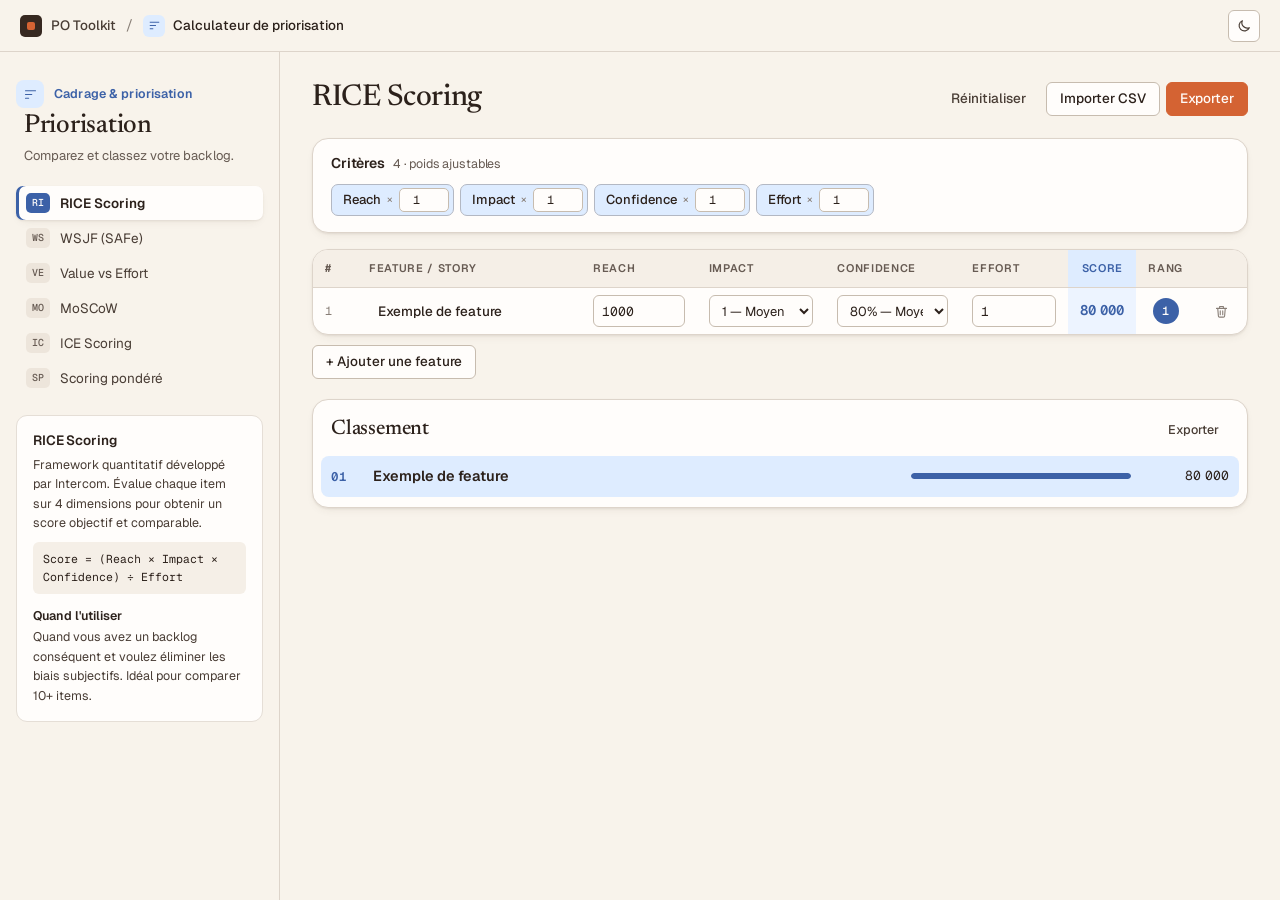
<file: accelerators/html/prioritization-calculator.html>
<!DOCTYPE html>
<html lang="fr">
<head>
<meta charset="UTF-8">
<meta name="viewport" content="width=device-width, initial-scale=1.0">
<title>Calculateur de Priorisation — PO Toolkit</title>
<link rel="stylesheet" href="app-kit.css">
<script src="app-kit.js"></script>
<style>
  :root { --card: var(--surface); --muted: var(--text-3); --red: var(--danger); }
  .app { display: flex; min-height: calc(100vh - var(--kit-bar-h)); }

  /* Barre latérale des méthodes */
  .sidebar { position: sticky; top: var(--kit-bar-h); align-self: flex-start; width: 280px; height: calc(100vh - var(--kit-bar-h)); flex-shrink: 0; overflow-y: auto; padding: 28px 16px 24px; border-right: 1px solid var(--border); }
  .sidebar h1 { padding: 0 8px; font-family: var(--font-serif); font-size: 26px; font-weight: 500; line-height: 1.15; }
  .sidebar .subtitle { margin: 4px 0 20px; padding: 0 8px; font-size: 13px; color: var(--text-3); }
  .method-list { display: flex; flex-direction: column; gap: 1px; margin: 0; padding: 0; list-style: none; }
  .method-item { display: flex; align-items: center; gap: 10px; height: 34px; padding: 0 10px; border-radius: var(--radius-sm); font-size: 13.5px; color: var(--text-2); cursor: pointer; transition: background 0.12s, color 0.12s; }
  .method-item:hover { background: var(--surface-2); color: var(--text); }
  .method-item.active { background: var(--surface); color: var(--text); font-weight: 600; box-shadow: var(--shadow-sm), inset 3px 0 0 var(--app); }
  .method-item .method-abbr { display: grid; place-items: center; width: 24px; height: 20px; border-radius: 5px; background: var(--surface-3); font-family: var(--font-mono); font-size: 10px; font-weight: 500; color: var(--text-3); }
  .method-item.active .method-abbr { background: var(--app); color: var(--surface); }
  .method-info { margin-top: 20px; padding: 16px; border: 1px solid var(--border-soft); border-radius: var(--radius); background: var(--surface); }
  .method-info h3 { margin-bottom: 6px; font-size: 13.5px; font-weight: 600; }
  .method-info p { font-size: 12.5px; line-height: 1.55; color: var(--text-2); }
  .method-info .formula { margin-top: 10px; padding: 8px 10px; border-radius: 6px; background: var(--surface-2); font-family: var(--font-mono); font-size: 11.5px; line-height: 1.55; color: var(--text); white-space: pre-wrap; }
  .method-info .when { margin-top: 12px; }
  .method-info .when strong { display: block; margin-bottom: 2px; color: var(--text); font-weight: 600; }

  /* Contenu */
  .main-content { flex: 1; min-width: 0; padding: 28px 32px 64px; }
  .main-header { display: flex; align-items: center; justify-content: space-between; gap: 16px; flex-wrap: wrap; margin-bottom: 20px; }
  .main-header h2 { font-family: var(--font-serif); font-size: 30px; font-weight: 500; letter-spacing: -0.015em; }
  .header-actions { display: flex; gap: 6px; align-items: center; flex-wrap: wrap; }
  .file-btn input { display: none; }

  /* Critères */
  .criteria-bar { margin-bottom: 16px; padding: 16px 18px; border: 1px solid var(--border); border-radius: var(--radius-lg); background: var(--surface); box-shadow: var(--shadow-sm); }
  .criteria-bar h3 { display: flex; align-items: baseline; gap: 8px; margin-bottom: 12px; font-size: 14px; font-weight: 600; }
  .criteria-bar h3 .hint { font-size: 12.5px; font-weight: 400; color: var(--text-3); }
  .criteria-list { display: flex; flex-wrap: wrap; gap: 6px; align-items: center; }
  .crit-group { width: 100%; margin: 6px 0 0; font-size: 11px; font-weight: 600; letter-spacing: 0.06em; text-transform: uppercase; color: var(--app); }
  .crit-group:first-child { margin-top: 0; }
  .criterion-tag { display: flex; align-items: center; gap: 6px; height: 32px; padding: 0 4px 0 11px; border: 1px solid color-mix(in oklab, var(--app) 25%, var(--border)); border-radius: 7px; background: var(--app-soft); font-size: 13px; }
  .criterion-tag .crit-name { color: var(--app); }
  .criterion-tag .crit-name { font-weight: 500; color: var(--text); }
  .criterion-tag .crit-x { font-size: 11px; color: var(--text-4); }
  .criterion-tag input[type="number"] { width: 50px; height: 24px; padding: 0 4px; border-radius: 5px; font-family: var(--font-mono); font-size: 12px; text-align: center; }
  .criterion-tag .remove-crit { display: grid; place-items: center; width: 22px; height: 22px; padding: 0; border: 0; border-radius: 5px; background: none; color: var(--text-4); font-size: 14px; cursor: pointer; }
  .criterion-tag .remove-crit:hover { background: var(--danger-soft); color: var(--danger); }
  .criterion-tag.custom { border-style: dashed; border-color: var(--border-strong); background: var(--surface); }
  .criterion-tag.custom .crit-name { color: var(--text); }
  .add-criterion { display: flex; gap: 6px; align-items: center; }
  .add-criterion.full { width: 100%; margin-top: 6px; }
  .add-criterion input { width: 240px; height: 32px; padding: 0 10px; font-size: 13px; }

  /* Tableau */
  .table-wrap { overflow-x: auto; border: 1px solid var(--border); border-radius: var(--radius-lg); background: var(--surface); box-shadow: var(--shadow-sm); }
  table { width: 100%; border-collapse: collapse; font-size: 13.5px; }
  thead th { background: var(--surface-2); }
  th { padding: 10px 12px; border-bottom: 1px solid var(--border); text-align: left; white-space: nowrap; font-size: 11px; font-weight: 600; letter-spacing: 0.06em; text-transform: uppercase; color: var(--text-3); }
  th.score-col, th.rank-col { text-align: center; }
  th.score-col { background: var(--app-soft); color: var(--app); }
  th.id-col, th.act-col { width: 44px; }
  th.name-col { min-width: 220px; }
  td { padding: 7px 12px; border-bottom: 1px solid var(--border-soft); vertical-align: middle; }
  tr:last-child td { border-bottom: 0; }
  tbody tr:hover td { background: color-mix(in oklch, var(--surface-2) 60%, transparent); }
  td.id-cell { font-family: var(--font-mono); font-size: 12px; color: var(--text-4); }
  td input[type="text"] { width: 100%; height: 32px; padding: 0 8px; border-color: transparent; background: transparent; font-weight: 500; }
  td input[type="text"]:hover { border-color: var(--border); }
  td input[type="text"]:focus { background: var(--surface); }
  td input[type="number"], td select { width: 100%; min-width: 80px; height: 32px; padding: 0 8px; font-size: 13px; }
  td input[type="number"] { font-family: var(--font-mono); }
  td select { cursor: pointer; }
  .score-cell { text-align: center; background: color-mix(in oklch, var(--app-soft) 55%, transparent); font-family: var(--font-mono); font-size: 14px; font-weight: 600; color: var(--app); font-variant-numeric: tabular-nums; }
  .rank-cell { text-align: center; color: var(--text-4); }
  .rank-badge { display: inline-grid; place-items: center; width: 26px; height: 26px; border-radius: 50%; font-family: var(--font-mono); font-size: 12px; font-weight: 500; }
  .rank-1 { background: var(--app); color: var(--surface); }
  .rank-2 { background: color-mix(in oklab, var(--app) 55%, var(--surface)); color: var(--surface); }
  .rank-3 { background: var(--app-soft); color: var(--app); }
  .rank-other { background: var(--surface-3); color: var(--text-3); }
  .delete-row { display: grid; place-items: center; width: 28px; height: 28px; padding: 0; border: 0; border-radius: 6px; background: none; color: var(--text-4); cursor: pointer; }
  .delete-row:hover { background: var(--danger-soft); color: var(--danger); }
  .add-row { margin-top: 10px; }

  /* Classement */
  .results-panel { margin-top: 20px; border: 1px solid var(--border); border-radius: var(--radius-lg); background: var(--surface); box-shadow: var(--shadow-sm); overflow: hidden; }
  .results-header { display: flex; align-items: center; justify-content: space-between; padding: 16px 18px 8px; }
  .results-header h3 { font-family: var(--font-serif); font-size: 21px; font-weight: 500; }
  .ranking-list { padding: 4px 8px 10px; }
  .ranking-item { display: flex; align-items: center; gap: 14px; padding: 9px 10px; border-radius: 8px; }
  .ranking-item:hover { background: var(--surface-2); }
  .ranking-item .rank { min-width: 28px; font-family: var(--font-mono); font-size: 12.5px; color: var(--text-4); }
  .ranking-item .rank.gold, .ranking-item .rank.silver, .ranking-item .rank.bronze { color: var(--app); font-weight: 600; }
  .ranking-item.podium .item-name { font-weight: 600; }
  .ranking-item.first { background: var(--app-soft); }
  .ranking-item.first:hover { background: var(--app-soft); }
  .ranking-item.first .ranking-bar { background: color-mix(in oklch, var(--surface) 70%, transparent); }
  .ranking-item .item-name { flex: 1; min-width: 0; overflow: hidden; text-overflow: ellipsis; white-space: nowrap; font-weight: 500; }
  .ranking-item .item-score { min-width: 84px; text-align: right; font-family: var(--font-mono); font-size: 13px; color: var(--text); font-variant-numeric: tabular-nums; }
  .ranking-bar { flex: 1; max-width: 220px; height: 6px; border-radius: 3px; background: var(--surface-3); overflow: hidden; }
  .ranking-bar-fill { height: 100%; border-radius: inherit; background: color-mix(in oklab, var(--app) 30%, var(--app-soft)); transition: width 0.4s var(--ease); }
  .podium .ranking-bar-fill { background: color-mix(in oklab, var(--app) 65%, var(--app-soft)); }
  .first .ranking-bar-fill { background: var(--app); }

  /* Export */
  .export-modal { position: fixed; inset: 0; z-index: 1000; display: none; align-items: center; justify-content: center; padding: 16px; background: var(--overlay); }
  .export-modal.open { display: flex; }
  .export-box { width: 100%; max-width: 640px; max-height: 82vh; overflow-y: auto; padding: 26px; border: 1px solid var(--border); border-radius: var(--radius-lg); background: var(--surface); box-shadow: var(--shadow-lg); }
  .export-box h2 { margin-bottom: 14px; font-family: var(--font-serif); font-size: 24px; font-weight: 500; }
  .export-box pre { margin: 0; padding: 14px 16px; border: 1px solid var(--border); border-radius: var(--radius); background: var(--surface-2); font-size: 12.5px; line-height: 1.6; white-space: pre-wrap; }
  .export-actions { display: flex; justify-content: flex-end; gap: 8px; margin-top: 14px; }

  /* MoSCoW */
  .moscow-tag { display: inline-flex; align-items: center; height: 22px; padding: 0 8px; border-radius: 999px; font-size: 12px; font-weight: 500; }
  .moscow-M { background: var(--danger-soft); color: var(--danger); }
  .moscow-S { background: var(--warn-soft); color: var(--warn-text); }
  .moscow-C { background: var(--accent-soft); color: var(--accent-text); }
  .moscow-W { background: var(--surface-3); color: var(--text-3); }

  @media (max-width: 1100px) {
    .sidebar { width: 230px; }
    .method-info { display: none; }
  }
  @media (max-width: 768px) {
    .app { flex-direction: column; }
    .sidebar { position: static; width: 100%; height: auto; padding: 20px 16px 12px; border-right: 0; border-bottom: 1px solid var(--border); }
    .method-list { flex-direction: row; flex-wrap: wrap; gap: 4px; }
    .main-content { padding: 20px 16px 48px; }
  }
</style>
</head>
<body data-app="Calculateur de priorisation" data-tint="5" data-icon="list" data-section="Cadrage &amp; priorisation">
<div class="app">
  <aside class="sidebar">
    <div data-kit-head>
    <h1>Priorisation</h1>
    <p class="subtitle">Comparez et classez votre backlog.</p>
    </div>

    <ul class="method-list" id="method-list"></ul>

    <div class="method-info" id="method-info"></div>
  </aside>

  <main class="main-content" id="main"></main>
</div>

<div class="export-modal" id="export-modal">
  <div class="export-box">
    <h2>Export</h2>
    <pre id="export-text"></pre>
    <div class="export-actions">
      <button class="btn-secondary" onclick="document.getElementById('export-modal').classList.remove('open')">Fermer</button>
      <button class="btn-primary" onclick="copyExport()">Copier</button>
    </div>
  </div>
</div>

<script>
// ===============================
// METHOD DEFINITIONS
// ===============================
const METHODS = {
  rice: {
    name: "RICE Scoring",
    abbr: "RI",
    icon: "",
    color: "#6366f1",
    description: "Framework quantitatif développé par Intercom. Évalue chaque item sur 4 dimensions pour obtenir un score objectif et comparable.",
    formula: "Score = (Reach × Impact × Confidence) ÷ Effort",
    when: "Quand vous avez un backlog conséquent et voulez éliminer les biais subjectifs. Idéal pour comparer 10+ items.",
    coreCriteria: [
      { id: "reach", name: "Reach", description: "Nb utilisateurs touchés / trimestre", type: "number", min: 0, max: 100000, step: 100, default: 1000 },
      { id: "impact", name: "Impact", description: "Impact par utilisateur", type: "select", options: [{v:3,l:"3 — Massif"},{v:2,l:"2 — Haut"},{v:1,l:"1 — Moyen"},{v:0.5,l:"0.5 — Faible"},{v:0.25,l:"0.25 — Minimal"}], default: 1 },
      { id: "confidence", name: "Confidence", description: "Niveau de certitude (%)", type: "select", options: [{v:100,l:"100% — Haute"},{v:80,l:"80% — Moyenne"},{v:60,l:"60% — Correcte"},{v:50,l:"50% — Faible"},{v:40,l:"40% — Très faible"}], default: 80 },
      { id: "effort", name: "Effort", description: "Person-months", type: "number", min: 0.1, max: 50, step: 0.5, default: 1, isDivisor: true },
    ],
    calculate: (values, weights) => {
      const w = weights;
      let numerator = 1;
      let divisor = 1;
      for (const [key, val] of Object.entries(values)) {
        const crit = METHODS.rice.allCriteria.find(c => c.id === key);
        if (!crit) continue;
        const weight = w[key] || 1;
        if (crit.isDivisor) {
          divisor *= Math.pow(val || 1, weight);
        } else {
          numerator *= Math.pow(val || 1, weight);
        }
      }
      return divisor > 0 ? numerator / divisor : 0;
    }
  },
  wsjf: {
    name: "WSJF (SAFe)",
    abbr: "WS",
    icon: "",
    color: "#a855f7",
    description: "Weighted Shortest Job First — utilisé dans SAFe pour prioriser au niveau du Program Increment. Le ratio Cost of Delay / Job Size maximise la valeur livrée par unité de temps.",
    formula: "WSJF = Cost of Delay ÷ Job Size\nCoD = (User Value × poids) + (Time Criticality × poids) + (Risk Reduction × poids)",
    when: "PI Planning SAFe, arbitrage entre features au niveau programme, quand le coût du délai est critique. Ajustez les poids pour refléter l'importance relative de chaque composante du CoD.",
    coreCriteria: [
      { id: "user_value", name: "User/Business Value", group: "Cost of Delay", description: "Valeur pour l'utilisateur ou le business", type: "select", options: [{v:1,l:"1"},{v:2,l:"2"},{v:3,l:"3"},{v:5,l:"5"},{v:8,l:"8"},{v:13,l:"13"},{v:21,l:"21"}], default: 5 },
      { id: "time_crit", name: "Time Criticality", group: "Cost of Delay", description: "Urgence / fenêtre d'opportunité", type: "select", options: [{v:1,l:"1"},{v:2,l:"2"},{v:3,l:"3"},{v:5,l:"5"},{v:8,l:"8"},{v:13,l:"13"},{v:21,l:"21"}], default: 3 },
      { id: "risk_reduction", name: "Risk Reduction / Opportunity", group: "Cost of Delay", description: "Réduction de risque ou opportunité", type: "select", options: [{v:1,l:"1"},{v:2,l:"2"},{v:3,l:"3"},{v:5,l:"5"},{v:8,l:"8"},{v:13,l:"13"},{v:21,l:"21"}], default: 3 },
      { id: "job_size", name: "Job Size", group: "Diviseur", description: "Taille du travail (effort)", type: "select", options: [{v:1,l:"1"},{v:2,l:"2"},{v:3,l:"3"},{v:5,l:"5"},{v:8,l:"8"},{v:13,l:"13"},{v:21,l:"21"}], default: 5, isDivisor: true },
    ],
    calculate: (values, weights) => {
      const w = weights;
      let cod = 0;
      let jobSize = 1;
      for (const [key, val] of Object.entries(values)) {
        const crit = METHODS.wsjf.allCriteria.find(c => c.id === key);
        if (!crit) continue;
        const weight = w[key] || 1;
        if (crit.isDivisor) {
          jobSize = (val || 1) * weight;
        } else {
          cod += (val || 0) * weight;
        }
      }
      return jobSize > 0 ? cod / jobSize : 0;
    }
  },
  value_effort: {
    name: "Value vs Effort",
    abbr: "VE",
    icon: "",
    color: "#10b981",
    description: "Matrice simple et universelle. Évalue chaque item sur la valeur apportée et l'effort requis. Le ratio identifie les Quick Wins (haute valeur, faible effort).",
    formula: "Score = Valeur pondérée ÷ Effort pondéré",
    when: "Priorisation rapide en atelier, premier tri du backlog, alignement équipe sans framework lourd.",
    coreCriteria: [
      { id: "value", name: "Valeur", description: "Valeur business/utilisateur (1-10)", type: "number", min: 1, max: 10, step: 1, default: 5 },
      { id: "effort", name: "Effort", description: "Effort de réalisation (1-10)", type: "number", min: 1, max: 10, step: 1, default: 5, isDivisor: true },
    ],
    calculate: (values, weights) => {
      let num = 0, den = 0;
      for (const [key, val] of Object.entries(values)) {
        const crit = METHODS.value_effort.allCriteria.find(c => c.id === key);
        if (!crit) continue;
        const weight = weights[key] || 1;
        if (crit.isDivisor) den += (val || 1) * weight;
        else num += (val || 0) * weight;
      }
      return den > 0 ? num / den : 0;
    }
  },
  moscow: {
    name: "MoSCoW",
    abbr: "MO",
    icon: "",
    color: "#f59e0b",
    description: "Classification en 4 catégories : Must have, Should have, Could have, Won't have. Pas un scoring — une classification pour la négociation de scope.",
    formula: "Classification : M (≤60%) > S (~20%) > C (~20%) > W",
    when: "MVP, release planning, négociation de scope avec stakeholders. Quand il faut trancher vite.",
    coreCriteria: [
      { id: "moscow", name: "Catégorie MoSCoW", description: "M / S / C / W", type: "select", options: [{v:4,l:"Must Have"},{v:3,l:"Should Have"},{v:2,l:"Could Have"},{v:1,l:"Won't Have"}], default: 3 },
    ],
    calculate: (values, weights) => {
      return (values.moscow || 0);
    },
    isCategorical: true
  },
  ice: {
    name: "ICE Scoring",
    abbr: "IC",
    icon: "",
    color: "#ec4899",
    description: "Framework simple de Sean Ellis (Growth Hacking). Chaque dimension est notée 1-10. Plus intuitif que RICE, mais plus subjectif.",
    formula: "Score = Impact × Confidence × Ease",
    when: "Growth experiments, feature prioritization rapide quand vous n'avez pas de données quantitatives de Reach.",
    coreCriteria: [
      { id: "impact", name: "Impact", description: "Impact attendu (1-10)", type: "number", min: 1, max: 10, step: 1, default: 5 },
      { id: "confidence", name: "Confidence", description: "Niveau de certitude (1-10)", type: "number", min: 1, max: 10, step: 1, default: 5 },
      { id: "ease", name: "Ease", description: "Facilité de mise en œuvre (1-10)", type: "number", min: 1, max: 10, step: 1, default: 5 },
    ],
    calculate: (values, weights) => {
      let result = 1;
      for (const [key, val] of Object.entries(values)) {
        const w = weights[key] || 1;
        result *= Math.pow(val || 1, w);
      }
      return result;
    }
  },
  weighted: {
    name: "Scoring pondéré",
    abbr: "SP",
    icon: "",
    color: "#64748b",
    description: "Scoring pondéré simple avec critères génériques fixes.",
    formula: "Score = Somme(critère × poids) / Somme(poids)",
    when: "Utile si vous voulez un calcul simple sans entrer dans un cadre strict.",
    coreCriteria: [
      { id: "impact", name: "Impact", description: "Impact global (1-10)", type: "number", min: 1, max: 10, step: 1, default: 5 },
      { id: "fit", name: "Strategic Fit", description: "Alignement stratégique (1-10)", type: "number", min: 1, max: 10, step: 1, default: 5 },
      { id: "confidence", name: "Confidence", description: "Niveau de confiance (1-10)", type: "number", min: 1, max: 10, step: 1, default: 5 },
    ],
    calculate: (values, weights) => {
      let totalWeighted = 0;
      let totalWeight = 0;
      for (const [key, val] of Object.entries(values)) {
        const w = weights[key] || 1;
        totalWeighted += (val || 0) * w;
        totalWeight += w;
      }
      return totalWeight > 0 ? totalWeighted / totalWeight : 0;
    }
  }
};

// ===============================
// STATE
// ===============================
let currentMethod = 'rice';
let items = [];
let customCriteria = [];
let criteriaWeights = {};
let nextItemId = 1;
const STORAGE_KEY = 'po-toolkit-prioritization-calculator-v1';
const DEFAULT_SAMPLE_NAME = 'Exemple de feature';

function getMethod() { return METHODS[currentMethod]; }
function canAddCriteria() { return currentMethod === 'wsjf'; }

function getAllCriteria() {
  const m = getMethod();
  let all = [...(m.coreCriteria || [])];
  if (canAddCriteria() && customCriteria.length > 0) {
    const divisorIndex = all.findIndex(c => c.isDivisor);
    const wsjfCustomCriteria = customCriteria.map(c => ({ ...c, group: 'Cost of Delay', isCustom: true }));
    all = divisorIndex === -1
      ? [...all, ...wsjfCustomCriteria]
      : [...all.slice(0, divisorIndex), ...wsjfCustomCriteria, ...all.slice(divisorIndex)];
  }
  m.allCriteria = all;
  return all;
}

function getDefaultValue(crit) {
  if (crit.default !== undefined) return crit.default;
  if (crit.type === 'number') return crit.min || 0;
  if (crit.options && crit.options.length > 0) return crit.options[0].v;
  return 0;
}

function createDefaultValues() {
  const values = {};
  for (const crit of getAllCriteria()) {
    values[crit.id] = getDefaultValue(crit);
  }
  return values;
}

function createExampleItem() {
  return { id: nextItemId++, name: DEFAULT_SAMPLE_NAME, values: createDefaultValues(), score: 0, rank: null };
}

function ensureDefaultItem() {
  if (items.length === 0) items.push(createExampleItem());
}

function saveState() {
  try {
    localStorage.setItem(STORAGE_KEY, JSON.stringify({
      currentMethod,
      items,
      customCriteria,
      criteriaWeights,
      nextItemId,
    }));
  } catch (error) {
    // The calculator still works without localStorage.
  }
}

function loadState() {
  try {
    const raw = localStorage.getItem(STORAGE_KEY);
    if (!raw) return false;

    const state = JSON.parse(raw);
    if (!state || !METHODS[state.currentMethod]) return false;

    currentMethod = state.currentMethod;
    customCriteria = Array.isArray(state.customCriteria) ? state.customCriteria : [];
    if (!canAddCriteria()) customCriteria = [];
    criteriaWeights = state.criteriaWeights && typeof state.criteriaWeights === 'object' ? state.criteriaWeights : {};
    nextItemId = Number.isFinite(state.nextItemId) && state.nextItemId > 0 ? state.nextItemId : 1;
    items = Array.isArray(state.items) ? state.items.map(item => ({
      id: Number.isFinite(item.id) ? item.id : nextItemId++,
      name: item.name || '',
      values: item.values && typeof item.values === 'object' ? item.values : {},
      score: Number.isFinite(item.score) ? item.score : 0,
      rank: Number.isFinite(item.rank) ? item.rank : null,
    })) : [];

    const criteria = getAllCriteria();
    const validIds = new Set(criteria.map(crit => crit.id));

    items = items.map(item => {
      const values = {};
      for (const crit of criteria) {
        values[crit.id] = item.values[crit.id] !== undefined ? item.values[crit.id] : getDefaultValue(crit);
      }
      return { ...item, values };
    });

    criteriaWeights = Object.fromEntries(
      Object.entries(criteriaWeights)
        .filter(([id]) => validIds.has(id))
        .map(([id, weight]) => [id, parseFloat(weight) || 1])
    );

    for (const crit of criteria) {
      if (!criteriaWeights[crit.id]) criteriaWeights[crit.id] = 1;
    }

    ensureDefaultItem();
    return true;
  } catch (error) {
    return false;
  }
}

function fmtScore(n) {
  return Number(n).toLocaleString('fr-FR', { maximumFractionDigits: Math.abs(n) >= 100 ? 0 : 1 });
}

// ===============================
// RENDER: Sidebar
// ===============================
function renderSidebar() {
  const list = document.getElementById('method-list');
  list.innerHTML = Object.entries(METHODS).map(([key, m]) =>
    `<li class="method-item ${key === currentMethod ? 'active' : ''}" onclick="switchMethod('${key}')">
      <span class="method-abbr">${m.abbr || m.name.slice(0, 2)}</span> ${m.name}
    </li>`
  ).join('');

  const m = getMethod();
  document.getElementById('method-info').innerHTML = `
    <h3>${m.name}</h3>
    <p>${m.description}</p>
    <div class="formula">${m.formula}</div>
    <p class="when"><strong>Quand l'utiliser</strong>${m.when}</p>
  `;
}

// ===============================
// RENDER: Criteria Bar
// ===============================
function renderCriteriaBar() {
  const criteria = getAllCriteria();
  const allowCustomCriteria = canAddCriteria();

  let html = `<div class="criteria-bar">
    <h3>Critères <span class="hint">${criteria.length} · poids ajustables</span></h3>
    <div class="criteria-list">`;

  let lastGroup = null;
  for (const crit of criteria) {
    const weight = criteriaWeights[crit.id] || 1;

    if (crit.group && crit.group !== lastGroup) {
      if (allowCustomCriteria && lastGroup === 'Cost of Delay' && crit.group === 'Diviseur') {
        html += `
      <div class="add-criterion full">
        <input type="text" id="new-crit-name" placeholder="Ajouter une sous-composante CoD" onkeydown="if(event.key==='Enter'){event.preventDefault();addCriterion();}">
        <button class="btn-secondary btn-small" onclick="addCriterion()">Ajouter</button>
      </div>`;
      }
      html += `<span class="crit-group">${crit.group}</span>`;
      lastGroup = crit.group;
    }

    html += `
      <div class="criterion-tag ${crit.isCustom ? 'custom' : 'core'}" title="${crit.description || ''}">
        <span class="crit-name">${crit.name}</span>
        <span class="crit-x">&times;</span>
        <input type="number" value="${weight}" min="0.1" max="10" step="0.1"
               onchange="updateWeight('${crit.id}', this.value)" title="Poids du critère">
        ${crit.isCustom ? `<button class="remove-crit" onclick="removeCriterion('${crit.id}')" title="Supprimer" aria-label="Supprimer le critère">&times;</button>` : ''}
      </div>`;
  }

  html += `
    </div>
  </div>`;

  return html;
}

// ===============================
// RENDER: Table
// ===============================
function renderTable() {
  const criteria = getAllCriteria();
  const m = getMethod();

  // Calculate scores
  for (const item of items) {
    item.score = m.calculate(item.values, criteriaWeights);
  }

  // Rank
  const sorted = [...items].filter(i => i.values && Object.keys(i.values).length > 0).sort((a, b) => b.score - a.score);
  sorted.forEach((item, i) => { item.rank = i + 1; });
  items.filter(i => !sorted.includes(i)).forEach(i => { i.rank = null; });

  let html = `<div class="table-wrap"><table>
    <thead><tr>
      <th class="id-col">#</th>
      <th class="name-col">Feature / Story</th>`;

  for (const crit of criteria) {
    html += `<th>${crit.name}</th>`;
  }

  html += `<th class="score-col">Score</th>
    <th class="rank-col">Rang</th>
    <th class="act-col"></th>
    </tr></thead><tbody>`;

  for (const item of items) {
    html += `<tr>
      <td class="id-cell">${item.id}</td>
      <td><input type="text" value="${escapeAttr(item.name)}" onchange="updateItemName(${item.id}, this.value)" placeholder="Nom de la feature"></td>`;

    for (const crit of criteria) {
      const val = item.values[crit.id];
      if (crit.type === 'select') {
        html += `<td><select onchange="updateValue(${item.id}, '${crit.id}', parseFloat(this.value))">`;
        for (const opt of crit.options) {
          html += `<option value="${opt.v}" ${val == opt.v ? 'selected' : ''}>${opt.l}</option>`;
        }
        html += `</select></td>`;
      } else {
        html += `<td><input type="number" value="${val !== undefined ? val : ''}"
                  min="${crit.min || 0}" max="${crit.max || 100}" step="${crit.step || 1}"
                  onchange="updateValue(${item.id}, '${crit.id}', parseFloat(this.value))"
                  placeholder="${crit.default || 0}"></td>`;
      }
    }

    const scoreDisplay = item.score !== undefined ? (m.isCategorical ?
      ['','Won\'t','Could','Should','Must'][Math.round(item.score)] || item.score.toFixed(1) :
      fmtScore(item.score)) : '-';

    const rankClass = item.rank === 1 ? 'rank-1' : item.rank === 2 ? 'rank-2' : item.rank === 3 ? 'rank-3' : 'rank-other';

    html += `<td class="score-cell">${scoreDisplay}</td>`;
    html += `<td class="rank-cell">${item.rank ? `<span class="rank-badge ${rankClass}">${item.rank}</span>` : '-'}</td>`;
    html += `<td><button class="delete-row" onclick="removeItem(${item.id})" title="Supprimer" aria-label="Supprimer la ligne"><svg width="15" height="15" viewBox="0 0 24 24" fill="none" stroke="currentColor" stroke-width="1.75" stroke-linecap="round" stroke-linejoin="round"><path d="M4 7h16M10 11v6M14 11v6M6 7l1 12a2 2 0 0 0 2 2h6a2 2 0 0 0 2-2l1-12M9 7V4h6v3"/></svg></button></td>`;
    html += `</tr>`;
  }

  html += `</tbody></table></div>`;
  html += `<button class="btn-secondary add-row" onclick="addItem()">+ Ajouter une feature</button>`;

  return html;
}

// ===============================
// RENDER: Results
// ===============================
function renderResults() {
  const m = getMethod();
  const scored = items.filter(i => i.score !== undefined && i.name).sort((a, b) => b.score - a.score);
  if (scored.length === 0) return '';

  const maxScore = scored[0].score || 1;

  let html = `<div class="results-panel">
    <div class="results-header">
      <h3>Classement</h3>
      <button class="btn-ghost btn-small" onclick="exportResults()">Exporter</button>
    </div>
    <div class="ranking-list">`;

  for (let i = 0; i < scored.length; i++) {
    const item = scored[i];
    const rankClass = i === 0 ? 'gold' : i === 1 ? 'silver' : i === 2 ? 'bronze' : '';
    const pct = maxScore > 0 ? (item.score / maxScore * 100) : 0;
    const display = m.isCategorical ? ['','Won\'t','Could','Should','Must'][Math.round(item.score)] || item.score.toFixed(1) : fmtScore(item.score);

    html += `<div class="ranking-item ${i < 3 ? 'podium' : ''} ${i === 0 ? 'first' : ''}">
      <span class="rank ${rankClass}">${String(i + 1).padStart(2, '0')}</span>
      <span class="item-name">${item.name || 'Sans nom'}</span>
      <div class="ranking-bar"><div class="ranking-bar-fill" style="width:${pct}%"></div></div>
      <span class="item-score">${display}</span>
    </div>`;
  }

  html += `</div></div>`;
  return html;
}

// ===============================
// RENDER: Main
// ===============================
function render() {
  renderSidebar();
  const m = getMethod();

  document.getElementById('main').innerHTML = `
    <div class="main-header">
      <h2>${m.name}</h2>
      <div class="header-actions">
        <button class="btn-ghost" onclick="resetAll()">Réinitialiser</button>
        <label class="btn-secondary file-btn">
          Importer CSV
          <input type="file" accept=".csv" id="import-csv-input" onchange="importCsv(this.files[0]);this.value='';">
        </label>
        <button class="btn-primary" onclick="exportResults()">Exporter</button>
      </div>
    </div>
    ${renderCriteriaBar()}
    ${renderTable()}
    ${renderResults()}
  `;

  saveState();
}

// ===============================
// ACTIONS
// ===============================
function switchMethod(key) {
  currentMethod = key;
  customCriteria = [];
  criteriaWeights = {};
  const m = getMethod();
  m.coreCriteria.forEach(c => { criteriaWeights[c.id] = 1; });

  for (const item of items) {
    item.values = {};
    for (const crit of getAllCriteria()) {
      item.values[crit.id] = getDefaultValue(crit);
    }
  }

  ensureDefaultItem();
  render();
}

function addItem() {
  items.push({ id: nextItemId++, name: '', values: createDefaultValues(), score: 0, rank: null });
  render();
}

function removeItem(id) {
  items = items.filter(i => i.id !== id);
  render();
}

function updateItemName(id, name) {
  const item = items.find(i => i.id === id);
  if (item) { item.name = name; render(); }
}

function updateValue(id, critId, value) {
  const item = items.find(i => i.id === id);
  if (item) { item.values[critId] = value; render(); }
}

function updateWeight(critId, value) {
  criteriaWeights[critId] = parseFloat(value) || 1;
  render();
}

function addCriterion() {
  if (!canAddCriteria()) return;
  const input = document.getElementById('new-crit-name');
  if (!input) return;
  const name = input.value.trim();
  if (!name) { input.focus(); return; }
  const id = 'custom_' + Date.now() + '_' + name.toLowerCase().replace(/[^a-z0-9_]/g, '_').substring(0, 20);
  if (customCriteria.some(c => c.name.toLowerCase() === name.toLowerCase())) return;

  const newCrit = {
    id, name, description: 'Sous-composante personnalisée du Cost of Delay', type: 'number',
    min: 1, max: 21, step: 1, default: 3, group: 'Cost of Delay', isCustom: true
  };
  customCriteria.push(newCrit);
  criteriaWeights[id] = 1;

  for (const item of items) {
    item.values[id] = newCrit.default;
  }
  input.value = '';
  render();
}

function removeCriterion(id) {
  if (!canAddCriteria()) return;
  customCriteria = customCriteria.filter(c => c.id !== id);
  delete criteriaWeights[id];
  for (const item of items) {
    delete item.values[id];
  }
  render();
}

function resetAll() {
  if (!confirm('Réinitialiser toutes les données ?')) return;
  items = [];
  customCriteria = [];
  criteriaWeights = {};
  getMethod().coreCriteria.forEach(c => { criteriaWeights[c.id] = 1; });
  nextItemId = 1;
  ensureDefaultItem();
  render();
}

function escapeAttr(str) {
  return (str || '').replace(/"/g, '&quot;').replace(/</g, '&lt;');
}

function exportResults() {
  const m = getMethod();
  const criteria = getAllCriteria();
  const scored = items.filter(i => i.name).sort((a, b) => b.score - a.score);

  let text = `PRIORISATION — ${m.name}\n${'='.repeat(50)}\n`;
  text += `Méthode : ${m.name}\n`;
  text += `Formule : ${m.formula}\n`;
  if (customCriteria.length > 0) {
    text += `Critères custom : ${customCriteria.map(c => c.name).join(', ')}\n`;
  }
  text += `\n${'─'.repeat(50)}\n\n`;

  text += `CLASSEMENT\n`;
  for (let i = 0; i < scored.length; i++) {
    const item = scored[i];
    const display = m.isCategorical ? ['','Won\'t','Could','Should','Must'][Math.round(item.score)] || item.score.toFixed(1) : item.score.toFixed(1);
    text += `  ${i+1}. ${item.name} — Score: ${display}\n`;
    for (const crit of criteria) {
      const w = criteriaWeights[crit.id] || 1;
      text += `     ${crit.name}: ${item.values[crit.id]} (poids: ${w})\n`;
    }
    text += '\n';
  }

    text += `\nGénéré le ${new Date().toLocaleDateString('fr-FR')} — PO Toolkit`;

  document.getElementById('export-text').textContent = text;
  document.getElementById('export-modal').classList.add('open');
}

function copyExport() {
  const text = document.getElementById('export-text').textContent;
  navigator.clipboard.writeText(text).then(() => {
    event.target.textContent = 'Copié !';
    setTimeout(() => event.target.textContent = 'Copier', 2000);
  });
}

// ===============================
// CSV IMPORT
// ===============================
function importCsv(file) {
  if (!file) return;
  const reader = new FileReader();
  reader.onload = function(e) {
    const text = e.target.result.replace(/^\uFEFF/, '');
    const sep = text.indexOf(';') !== -1 ? ';' : ',';
    const lines = text.split(/\r?\n/).filter(l => l.trim());
    if (lines.length < 2) return;

    const headers = parseCsvLine(lines[0], sep).map(h => h.trim().toLowerCase());

    // Map columns — flexible matching for user-story-template format
    const nameCol = headers.findIndex(h => /titre|title|feature|story|action|nom/.test(h));
    if (nameCol === -1) { alert('Colonne titre/feature introuvable dans le CSV.'); return; }

    let imported = 0;
    for (let i = 1; i < lines.length; i++) {
      const cells = parseCsvLine(lines[i], sep);
      const name = (cells[nameCol] || '').trim();
      if (!name) continue;

      const item = { id: nextItemId++, name, values: createDefaultValues(), score: 0, rank: null };
      items.push(item);
      imported++;
    }

    if (imported > 0) render();
    alert(`${imported} feature${imported > 1 ? 's' : ''} importée${imported > 1 ? 's' : ''}.`);
  };
  reader.readAsText(file, 'UTF-8');
}

function parseCsvLine(line, sep) {
  const cells = [];
  let current = '';
  let inQuotes = false;
  for (let i = 0; i < line.length; i++) {
    const ch = line[i];
    if (inQuotes) {
      if (ch === '"' && line[i + 1] === '"') { current += '"'; i++; }
      else if (ch === '"') { inQuotes = false; }
      else { current += ch; }
    } else {
      if (ch === '"') { inQuotes = true; }
      else if (ch === sep) { cells.push(current); current = ''; }
      else { current += ch; }
    }
  }
  cells.push(current);
  return cells;
}

// ===============================
// INIT
// ===============================
function init() {
  if (!loadState()) {
    getMethod().coreCriteria.forEach(c => { criteriaWeights[c.id] = 1; });
    ensureDefaultItem();
  }

  render();
}

init();
</script>
</body>
</html>
</file>
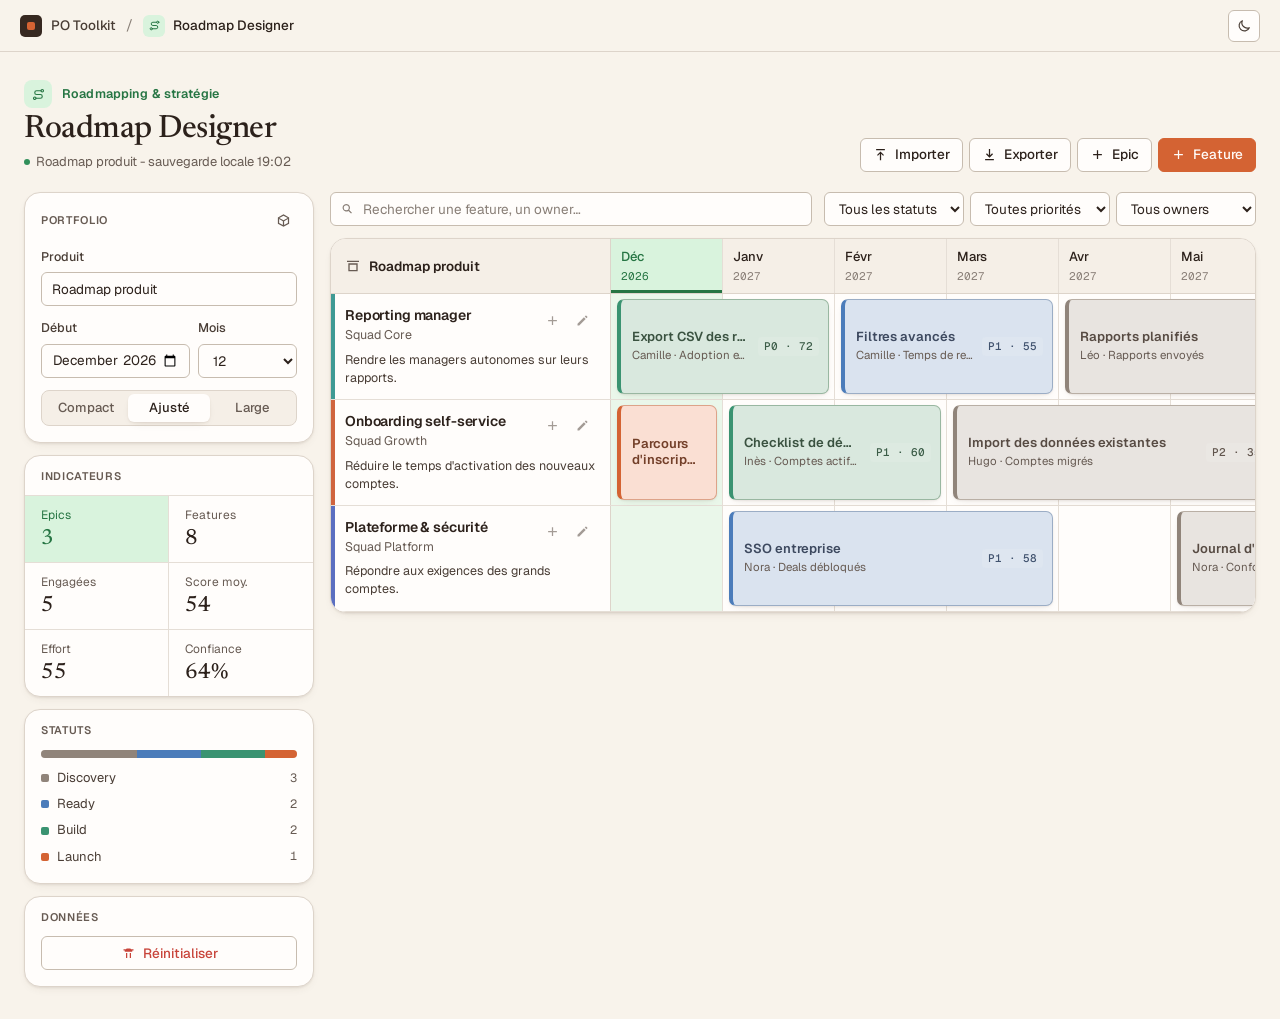
<file: accelerators/html/roadmap-designer.html>
<!DOCTYPE html>
<html lang="fr">
<head>
<meta charset="UTF-8">
<meta name="viewport" content="width=device-width, initial-scale=1.0">
<title>Roadmap Designer - PO Toolkit</title>
<link rel="stylesheet" href="app-kit.css">
<script src="app-kit.js"></script>
<style>
  :root {
    --ink-legacy: var(--text);
    --muted: var(--text-3);
    --line: var(--border);
    --strong-line: var(--border-strong);
    --sidebar: 280px;
    --month-width: 112px;
  }

  button { border: 0; cursor: pointer; background: none; }

  .app { min-height: calc(100vh - var(--kit-bar-h)); display: grid; grid-template-rows: auto 1fr; }
  .topbar { display: flex; align-items: flex-end; justify-content: space-between; gap: 16px; flex-wrap: wrap; padding: 28px 24px 4px; }
  .brand { min-width: 0; }
  .brand h1 { font-family: var(--font-serif); font-size: 32px; font-weight: 500; line-height: 1.12; letter-spacing: -0.015em; }
  .meta { display: flex; align-items: center; gap: 6px; margin-top: 4px; font-size: 13px; color: var(--text-3); white-space: nowrap; overflow: hidden; text-overflow: ellipsis; }
  .meta::before { content: ''; width: 6px; height: 6px; border-radius: 50%; background: var(--success); flex-shrink: 0; }

  .actions { display: flex; align-items: center; justify-content: flex-end; gap: 6px; flex-wrap: wrap; }
  .btn {
    display: inline-flex; align-items: center; justify-content: center; gap: 7px;
    height: 34px; padding: 0 12px;
    border: 1px solid var(--border-strong); border-radius: 6px;
    background: var(--surface); color: var(--text);
    font-size: 13.5px; font-weight: 500; white-space: nowrap; cursor: pointer;
    transition: background 0.12s, border-color 0.12s, color 0.12s;
  }
  .btn:hover { border-color: var(--text-4); }
  .btn.primary, .btn.accent { border-color: var(--accent); background: var(--accent); color: var(--on-accent); }
  .btn.primary:hover, .btn.accent:hover { border-color: var(--accent-hover); background: var(--accent-hover); }
  .btn.danger { color: var(--danger); }
  .btn.danger:hover { border-color: color-mix(in oklch, var(--danger) 50%, var(--border)); background: var(--danger-soft); }
  .btn svg { width: 15px; height: 15px; fill: currentColor; flex: 0 0 auto; }

  .workspace { display: grid; grid-template-columns: 290px minmax(0, 1fr); gap: 16px; min-height: 0; padding: 16px 24px 32px; }

  .side { display: grid; gap: 12px; align-content: start; }
  .panel, .roadmap-shell { border: 1px solid var(--border); border-radius: var(--radius-lg); background: var(--surface); box-shadow: var(--shadow-sm); }
  .panel { overflow: hidden; }
  .panel-head { display: flex; align-items: center; justify-content: space-between; gap: 12px; padding: 14px 16px 0; }
  .panel-head h2 { font-size: 11px; font-weight: 600; letter-spacing: 0.06em; text-transform: uppercase; color: var(--text-3); }
  .panel-body { display: grid; gap: 12px; padding: 12px 16px 16px; }

  .field { display: grid; gap: 6px; min-width: 0; }
  .field label { font-size: 12.5px; font-weight: 500; color: var(--text-2); }
  input, select, textarea { width: 100%; }
  input:not([type="color"]), select { height: 34px; padding: 0 10px; }
  input[type="color"] { height: 34px; padding: 3px; border: 1px solid var(--border-strong); border-radius: 6px; background: var(--surface); cursor: pointer; }
  textarea { min-height: 88px; padding: 8px 10px; resize: vertical; line-height: 1.45; }

  .segmented { display: grid; grid-template-columns: repeat(3, 1fr); gap: 2px; padding: 3px; border: 1px solid var(--border); border-radius: 8px; background: var(--surface-2); }
  .segmented button { height: 28px; border-radius: 6px; color: var(--text-3); font-size: 13px; font-weight: 500; transition: background 0.12s, color 0.12s; }
  .segmented button:hover { color: var(--text); }
  .segmented button.active { color: var(--text); background: var(--surface); box-shadow: var(--shadow-sm); }

  .kpis { display: grid; grid-template-columns: repeat(2, minmax(0, 1fr)); gap: 0; margin: 0 -16px -16px; border-top: 1px solid var(--border-soft); }
  .kpi { min-width: 0; padding: 10px 16px; border-bottom: 1px solid var(--border-soft); }
  .kpi:first-child { background: var(--app-soft); }
  .kpi:first-child span, .kpi:first-child strong { color: var(--app); }
  .kpi:nth-child(odd) { border-right: 1px solid var(--border-soft); }
  .kpi:nth-last-child(-n+2) { border-bottom: 0; }
  .kpi span { display: block; font-size: 12px; color: var(--text-3); }
  .kpi strong { display: block; margin-top: 1px; font-family: var(--font-serif); font-size: 22px; font-weight: 500; line-height: 1.2; }

  .legend { display: grid; gap: 6px; }
  .status-stack { display: flex; height: 8px; margin-bottom: 4px; border-radius: 4px; overflow: hidden; background: var(--surface-3); }
  .status-stack span { height: 100%; background: var(--dot); }
  .legend-item { display: flex; align-items: center; justify-content: space-between; gap: 8px; font-size: 13px; color: var(--text-2); }
  .legend-left { display: inline-flex; align-items: center; min-width: 0; gap: 8px; }
  .dot { width: 8px; height: 8px; border-radius: 2px; flex: 0 0 auto; background: var(--dot); }
  .legend-left span { white-space: nowrap; overflow: hidden; text-overflow: ellipsis; }
  .count-pill { font-family: var(--font-mono); font-size: 12px; color: var(--text-3); }

  .roadmap-area { display: grid; gap: 12px; align-content: start; min-width: 0; }
  .toolbar { display: grid; grid-template-columns: minmax(220px, 1fr) auto; align-items: center; gap: 12px; }
  .search-wrap { position: relative; }
  .search-wrap svg { position: absolute; left: 10px; top: 50%; width: 15px; height: 15px; transform: translateY(-50%); fill: var(--text-4); }
  .search-wrap input { padding-left: 32px; }
  .filters { display: flex; align-items: center; justify-content: flex-end; gap: 6px; flex-wrap: wrap; }
  .filters select { width: auto; min-width: 140px; }

  .roadmap-shell { overflow: hidden; min-width: 0; }
  .roadmap-scroll { overflow: auto; max-height: calc(100vh - var(--kit-bar-h) - 150px); }
  .timeline-head, .epic-row {
    display: grid;
    grid-template-columns: var(--sidebar) repeat(var(--months), minmax(var(--month-width), 1fr));
    min-width: calc(var(--sidebar) + var(--months) * var(--month-width));
  }
  .timeline-head { position: sticky; top: 0; z-index: 10; border-bottom: 1px solid var(--border); background: var(--surface); }
  .corner { position: sticky; left: 0; z-index: 12; display: flex; align-items: center; gap: 8px; padding: 12px 14px; border-right: 1px solid var(--border); background: var(--surface); font-size: 13.5px; font-weight: 600; }
  .corner svg { color: var(--text-3); }
  .month { display: grid; align-content: center; gap: 1px; min-height: 50px; padding: 8px 10px; border-right: 1px solid var(--border-soft); }
  .month strong { font-size: 13px; font-weight: 500; text-transform: capitalize; }
  .month span { font-family: var(--font-mono); font-size: 11px; color: var(--text-4); }
  .month.current { background: var(--app-soft); box-shadow: inset 0 -3px 0 var(--app); }
  .month.current strong, .month.current span { color: var(--app); }
  .timeline-head { background: var(--surface-2) !important; }
  .corner { background: var(--surface-2) !important; }

  .epic-row { position: relative; border-bottom: 1px solid var(--border-soft); background: var(--surface); }
  .epic-info {
    position: sticky; left: 0; z-index: 5;
    grid-column: 1; grid-row: 1 / span var(--rows);
    display: grid; gap: 6px; align-content: start;
    min-height: calc(var(--rows) * 44px); padding: 12px 14px;
    border-right: 1px solid var(--border); background: var(--surface);
    box-shadow: inset 4px 0 0 var(--epic, var(--border-strong));
  }
  .epic-title { display: flex; align-items: center; gap: 7px; }
  .epic-top { display: flex; align-items: flex-start; justify-content: space-between; gap: 8px; }
  .epic-title { font-size: 14px; font-weight: 600; line-height: 1.3; }
  .epic-owner { margin-top: 1px; font-size: 12.5px; color: var(--text-3); }
  .epic-objective { font-size: 12.5px; line-height: 1.45; color: var(--text-2); }
  .epic-actions { display: flex; gap: 2px; flex: 0 0 auto; opacity: 0.6; transition: opacity 0.12s; }
  .epic-row:hover .epic-actions { opacity: 1; }

  .mini-btn { display: grid; place-items: center; width: 28px; height: 28px; border-radius: 6px; color: var(--text-3); background: transparent; transition: background 0.12s, color 0.12s; }
  .mini-btn:hover { color: var(--text); background: var(--surface-2); }
  .mini-btn svg { width: 15px; height: 15px; fill: currentColor; }

  .month-cell { min-height: 44px; border-right: 1px solid var(--border-soft); }
  .month-cell.current { background: color-mix(in oklab, var(--app-soft) 55%, transparent); }
  .month-cell.drop-target { outline: 2px solid var(--accent); outline-offset: -2px; background: var(--accent-soft); }

  .feature {
    container-type: inline-size;
    position: relative; align-self: stretch; min-width: 0;
    display: grid; grid-template-columns: minmax(0, 1fr) auto; align-items: center; gap: 8px;
    margin: 5px 6px; padding: 6px 9px 6px 11px;
    border: 1px solid color-mix(in oklab, var(--feature-color) 45%, var(--border));
    border-left: 4px solid var(--feature-color);
    border-radius: 7px;
    background: color-mix(in oklab, var(--feature-color) 20%, var(--surface));
    color: var(--text); text-align: left;
    box-shadow: var(--shadow-sm);
    cursor: grab; user-select: none;
    transition: box-shadow 0.15s, background 0.15s;
  }
  .feature:active { cursor: grabbing; }
  .feature:hover { background: color-mix(in oklab, var(--feature-color) 28%, var(--surface)); box-shadow: var(--shadow-md); }
  .feature-main { min-width: 0; }
  .feature-title { display: block; font-size: 13px; font-weight: 600; color: color-mix(in oklab, var(--feature-color) 45%, var(--text)); line-height: 1.25; white-space: nowrap; overflow: hidden; text-overflow: ellipsis; }
  .feature-meta { display: block; margin-top: 1px; font-size: 11.5px; color: var(--text-3); white-space: nowrap; overflow: hidden; text-overflow: ellipsis; }
  .feature-chip { padding: 1px 6px; border-radius: 4px; background: color-mix(in oklab, var(--feature-color) 18%, var(--surface)); font-family: var(--font-mono); font-size: 11px; font-weight: 500; color: color-mix(in oklab, var(--feature-color) 55%, var(--text)); white-space: nowrap; }
  .resize-handle { position: absolute; top: 0; bottom: 0; z-index: 2; width: 10px; cursor: ew-resize; opacity: 0; }
  .resize-handle::after { content: ""; position: absolute; top: 9px; bottom: 9px; width: 3px; border-radius: 999px; background: var(--feature-color); }
  .resize-handle.left { left: -2px; }
  .resize-handle.left::after { left: 3px; }
  .resize-handle.right { right: 0; }
  .resize-handle.right::after { right: 3px; }
  .feature:hover .resize-handle, .feature.resizing .resize-handle { opacity: 1; }

  @container (max-width: 132px) {
    .feature-title { white-space: normal; display: -webkit-box; -webkit-line-clamp: 2; -webkit-box-orient: vertical; }
    .feature-meta, .feature-chip { display: none; }
  }

  .empty-state { display: grid; place-items: center; min-height: 360px; padding: 32px; text-align: center; color: var(--text-3); }
  .empty-state h2 { margin-bottom: 6px; font-family: var(--font-serif); font-size: 24px; font-weight: 500; color: var(--text); }
  .empty-state p { max-width: 420px; margin: 0 auto 16px; line-height: 1.55; }

  .overlay { position: fixed; inset: 0; z-index: 1000; display: none; align-items: center; justify-content: center; padding: 16px; background: var(--overlay); }
  .overlay.open { display: flex; }
  .modal { width: min(720px, 100%); max-height: min(760px, calc(100vh - 32px)); overflow: auto; padding: 0; border: 1px solid var(--border); border-radius: var(--radius-lg); background: var(--surface); box-shadow: var(--shadow-lg); }
  .modal-head { position: sticky; top: 0; z-index: 2; display: flex; align-items: center; justify-content: space-between; gap: 16px; padding: 18px 20px 12px; background: var(--surface); }
  .modal-head h2 { margin: 0; font-family: var(--font-serif); font-size: 24px; font-weight: 500; }
  .modal-body { display: grid; gap: 14px; padding: 4px 20px 20px; }
  .form-grid { display: grid; grid-template-columns: repeat(2, minmax(0, 1fr)); gap: 14px; }
  .form-grid .span-2 { grid-column: 1 / -1; }
  .portfolio-controls { grid-template-columns: 1.5fr 1fr; gap: 8px; }
  .portfolio-controls input, .portfolio-controls select { min-width: 0; }
  .modal-actions { position: sticky; bottom: 0; display: flex; justify-content: space-between; gap: 12px; padding: 14px 20px; border-top: 1px solid var(--border-soft); background: var(--surface); }

  .toast {
    position: fixed; left: 50%; bottom: 24px; z-index: 1100;
    max-width: 360px; padding: 9px 14px; border-radius: 8px;
    background: var(--ink); color: var(--on-ink); box-shadow: var(--shadow-md);
    font-size: 13px; opacity: 0; pointer-events: none;
    transform: translate(-50%, 12px); transition: opacity 0.2s, transform 0.2s var(--ease);
  }
  .toast.show { opacity: 1; transform: translate(-50%, 0); }
  .hidden-file { display: none; }

  @media (max-width: 1100px) {
    .workspace { grid-template-columns: 1fr; }
    .side { grid-template-columns: repeat(2, minmax(0, 1fr)); }
    .roadmap-scroll { max-height: none; }
  }
  @media (max-width: 760px) {
    :root { --sidebar: 210px; --month-width: 96px; }
    .topbar { padding: 24px 16px 4px; }
    .toolbar { grid-template-columns: 1fr; }
    .filters { justify-content: flex-start; }
    .workspace { padding: 12px 16px 24px; }
    .side { grid-template-columns: 1fr; }
    .form-grid, .kpis { grid-template-columns: 1fr; }
  }
</style>
</head>
<body data-app="Roadmap Designer" data-tint="3" data-icon="route" data-section="Roadmapping &amp; stratégie">
<div class="app">
  <header class="topbar">
    <div class="brand" data-kit-head>
      <h1>Roadmap Designer</h1>
      <div class="meta" id="save-status">Initialisation</div>
    </div>
    <div class="actions">
      <label class="btn" title="Importer un fichier JSON">
        <svg viewBox="0 0 24 24"><path d="M11 21h2V10.8l3.2 3.2 1.4-1.4L12 7 6.4 12.6 7.8 14l3.2-3.2V21ZM5 3h14v2H5V3Z"/></svg>
        Importer
        <input class="hidden-file" id="import-input" type="file" accept="application/json,.json">
      </label>
      <button class="btn" id="export-btn" title="Exporter en JSON">
        <svg viewBox="0 0 24 24"><path d="M11 3h2v10.2l3.2-3.2 1.4 1.4L12 17l-5.6-5.6L7.8 10l3.2 3.2V3ZM5 19h14v2H5v-2Z"/></svg>
        Exporter
      </button>
      <button class="btn" id="new-epic-btn" title="Nouvelle epic">
        <svg viewBox="0 0 24 24"><path d="M11 5h2v6h6v2h-6v6h-2v-6H5v-2h6Z"/></svg>
        Epic
      </button>
      <button class="btn accent" id="new-feature-btn" title="Nouvelle feature">
        <svg viewBox="0 0 24 24"><path d="M11 5h2v6h6v2h-6v6h-2v-6H5v-2h6Z"/></svg>
        Feature
      </button>
    </div>
  </header>

  <main class="workspace">
    <aside class="side">
      <section class="panel">
        <div class="panel-head">
          <h2>Portfolio</h2>
          <button class="mini-btn" id="demo-btn" title="Charger un exemple">
            <svg viewBox="0 0 24 24"><path d="M12 2 3 7v10l9 5 9-5V7l-9-5Zm0 2.3L18.7 8 12 11.7 5.3 8 12 4.3ZM5 9.7l6 3.3v6.3l-6-3.4V9.7Zm8 9.6V13l6-3.3v6.2l-6 3.4Z"/></svg>
          </button>
        </div>
        <div class="panel-body">
          <div class="field">
            <label for="product-name">Produit</label>
            <input id="product-name" type="text">
          </div>
          <div class="form-grid portfolio-controls">
            <div class="field">
              <label for="start-month">Début</label>
              <input id="start-month" type="month">
            </div>
            <div class="field">
              <label for="month-count">Mois</label>
              <select id="month-count">
                <option value="6">6</option>
                <option value="9">9</option>
                <option value="12">12</option>
                <option value="15">15</option>
                <option value="18">18</option>
              </select>
            </div>
          </div>
          <div class="segmented" id="zoom-control">
            <button data-zoom="compact">Compact</button>
            <button data-zoom="fit">Ajusté</button>
            <button data-zoom="wide">Large</button>
          </div>
        </div>
      </section>

      <section class="panel">
        <div class="panel-head"><h2>Indicateurs</h2></div>
        <div class="panel-body">
          <div class="kpis" id="kpi-grid"></div>
        </div>
      </section>

      <section class="panel">
        <div class="panel-head"><h2>Statuts</h2></div>
        <div class="panel-body">
          <div class="legend" id="status-legend"></div>
        </div>
      </section>

      <section class="panel">
        <div class="panel-head"><h2>Données</h2></div>
        <div class="panel-body">
          <button class="btn danger" id="reset-btn" title="Réinitialiser">
            <svg viewBox="0 0 24 24"><path d="M6 7h12v2H6V7Zm2 4h2v8H8v-8Zm6 0h2v8h-2v-8ZM9 4h6l1 1h4v2H4V5h4l1-1Z"/></svg>
            Réinitialiser
          </button>
        </div>
      </section>
    </aside>

    <section class="roadmap-area">
      <div class="toolbar">
        <div class="search-wrap">
          <svg viewBox="0 0 24 24"><path d="M10 4a6 6 0 0 1 4.8 9.6l4.3 4.3-1.4 1.4-4.3-4.3A6 6 0 1 1 10 4Zm0 2a4 4 0 1 0 0 8 4 4 0 0 0 0-8Z"/></svg>
          <input id="search" type="search" placeholder="Rechercher une feature, un owner…">
        </div>
        <div class="filters">
          <select id="status-filter"></select>
          <select id="priority-filter"></select>
          <select id="owner-filter"></select>
        </div>
      </div>

      <section class="roadmap-shell">
        <div class="roadmap-scroll" id="roadmap-scroll">
          <div id="roadmap"></div>
        </div>
      </section>
    </section>
  </main>
</div>

<div class="overlay" id="modal-overlay" role="dialog" aria-modal="true">
  <div class="modal">
    <div class="modal-head">
      <h2 id="modal-title">Édition</h2>
      <button class="mini-btn" id="close-modal" title="Fermer">
        <svg viewBox="0 0 24 24"><path d="m6.4 5 5.6 5.6L17.6 5 19 6.4 13.4 12l5.6 5.6-1.4 1.4-5.6-5.6L6.4 19 5 17.6l5.6-5.6L5 6.4 6.4 5Z"/></svg>
      </button>
    </div>
    <form id="modal-form">
      <div class="modal-body" id="modal-body"></div>
      <div class="modal-actions">
        <button class="btn danger" type="button" id="delete-modal-btn">Supprimer</button>
        <div class="actions">
          <button class="btn" type="button" id="cancel-modal-btn">Annuler</button>
          <button class="btn primary" type="submit">Enregistrer</button>
        </div>
      </div>
    </form>
  </div>
</div>

<div class="toast" id="toast"></div>

<script>
(() => {
  const STORAGE_KEY = 'po-toolkit-roadmap-designer-v2';
  const VERSION = 1;
  const STATUSES = [
    { id: 'discovery', label: 'Discovery', color: 'oklch(0.62 0.02 60)' },
    { id: 'ready', label: 'Ready', color: 'oklch(0.58 0.11 255)' },
    { id: 'build', label: 'Build', color: 'oklch(0.6 0.1 165)' },
    { id: 'launch', label: 'Launch', color: 'oklch(0.63 0.155 42)' }
  ];
  const PRIORITIES = ['P0', 'P1', 'P2', 'P3'];
  const COLORS = ['#3f9a94', '#d0643e', '#5b6fc0', '#c98a2b', '#8a6bb8', '#4a9a6a', '#c0577f'];

  const $ = (selector) => document.querySelector(selector);
  const els = {
    productName: $('#product-name'),
    startMonth: $('#start-month'),
    monthCount: $('#month-count'),
    zoomControl: $('#zoom-control'),
    roadmap: $('#roadmap'),
    kpis: $('#kpi-grid'),
    legend: $('#status-legend'),
    saveStatus: $('#save-status'),
    search: $('#search'),
    statusFilter: $('#status-filter'),
    priorityFilter: $('#priority-filter'),
    ownerFilter: $('#owner-filter'),
    modalOverlay: $('#modal-overlay'),
    modalTitle: $('#modal-title'),
    modalBody: $('#modal-body'),
    modalForm: $('#modal-form'),
    deleteModal: $('#delete-modal-btn'),
    importInput: $('#import-input'),
    toast: $('#toast')
  };

  let state = loadState();
  let modal = { type: null, epicId: null, featureId: null };
  let dragged = null;
  let resizing = null;
  let suppressFeatureClickUntil = 0;

  function uid(prefix) {
    if (crypto && crypto.randomUUID) return `${prefix}-${crypto.randomUUID().slice(0, 8)}`;
    return `${prefix}-${Date.now().toString(36)}-${Math.random().toString(36).slice(2, 7)}`;
  }

  function currentMonthValue() {
    const now = new Date();
    return `${now.getFullYear()}-${String(now.getMonth() + 1).padStart(2, '0')}`;
  }

  function addMonths(monthValue, amount) {
    const [year, month] = monthValue.split('-').map(Number);
    const date = new Date(year, month - 1 + amount, 1);
    return `${date.getFullYear()}-${String(date.getMonth() + 1).padStart(2, '0')}`;
  }

  function monthLabel(monthValue) {
    const [year, month] = monthValue.split('-').map(Number);
    const date = new Date(year, month - 1, 1);
    return {
      month: date.toLocaleDateString('fr-FR', { month: 'short' }).replace('.', ''),
      year: String(year)
    };
  }

  function getMonths() {
    return Array.from({ length: Number(state.settings.months) }, (_, i) => addMonths(state.settings.start, i));
  }

  function monthIndex(monthValue) {
    return getMonths().indexOf(monthValue);
  }

  function feature(title, status, priority, start, end, owner, confidence, effort, score, metric) {
    return { id: uid('feature'), title, status, priority, start, end, owner, confidence, effort, score, metric, notes: '' };
  }

  function createDemoState() {
    const start = currentMonthValue();
    const m = (n) => addMonths(start, n);
    return {
      version: VERSION,
      updatedAt: new Date().toISOString(),
      settings: { name: 'Roadmap produit', start, months: 12, zoom: 'fit' },
      epics: [
        {
          id: uid('epic'),
          title: 'Reporting manager',
          owner: 'Squad Core',
          objective: 'Rendre les managers autonomes sur leurs rapports.',
          color: COLORS[0],
          features: [
            feature('Export CSV des rapports', 'build', 'P0', m(0), m(1), 'Camille', 80, 8, 72, 'Adoption export'),
            feature('Filtres avancés', 'ready', 'P1', m(2), m(3), 'Camille', 70, 5, 55, 'Temps de recherche'),
            feature('Rapports planifiés', 'discovery', 'P2', m(4), m(6), 'Léo', 50, 8, 40, 'Rapports envoyés')
          ]
        },
        {
          id: uid('epic'),
          title: 'Onboarding self-service',
          owner: 'Squad Growth',
          objective: "Réduire le temps d'activation des nouveaux comptes.",
          color: COLORS[1],
          features: [
            feature("Parcours d'inscription simplifié", 'launch', 'P0', m(0), m(0), 'Inès', 90, 5, 80, "Taux d'activation"),
            feature('Checklist de démarrage', 'build', 'P1', m(1), m(2), 'Inès', 75, 3, 60, 'Comptes actifs J7'),
            feature('Import des données existantes', 'discovery', 'P2', m(3), m(5), 'Hugo', 45, 13, 35, 'Comptes migrés')
          ]
        },
        {
          id: uid('epic'),
          title: 'Plateforme & sécurité',
          owner: 'Squad Platform',
          objective: 'Répondre aux exigences des grands comptes.',
          color: COLORS[2],
          features: [
            feature('SSO entreprise', 'ready', 'P1', m(1), m(3), 'Nora', 65, 8, 58, 'Deals débloqués'),
            feature("Journal d'audit", 'discovery', 'P3', m(5), m(7), 'Nora', 40, 5, 30, 'Conformité')
          ]
        }
      ]
    };
  }

  function clampFeature(item) {
    const months = getMonths();
    if (!months.includes(item.start)) item.start = months[0];
    if (!months.includes(item.end)) item.end = months[months.length - 1];
    if (monthIndex(item.end) < monthIndex(item.start)) item.end = item.start;
    return item;
  }

  function normalizeState(input) {
    const fallback = createDemoState();
    const next = {
      version: VERSION,
      updatedAt: input.updatedAt || new Date().toISOString(),
      settings: {
        name: input.settings?.name || fallback.settings.name,
        start: input.settings?.start || currentMonthValue(),
        months: Number(input.settings?.months || 12),
        zoom: input.settings?.zoom || 'fit'
      },
      epics: Array.isArray(input.epics) ? input.epics : []
    };
    next.settings.months = [6, 9, 12, 15, 18].includes(next.settings.months) ? next.settings.months : 12;
    const localMonths = Array.from({ length: Number(next.settings.months) }, (_, i) => addMonths(next.settings.start, i));
    const localMonthIndex = (monthValue) => localMonths.indexOf(monthValue);
    const clampImportedFeature = (item) => {
      if (!localMonths.includes(item.start)) item.start = localMonths[0];
      if (!localMonths.includes(item.end)) item.end = localMonths[localMonths.length - 1];
      if (localMonthIndex(item.end) < localMonthIndex(item.start)) item.end = item.start;
      return item;
    };
    next.epics = next.epics.map((epic, index) => ({
      id: epic.id || uid('epic'),
      title: epic.title || `Epic ${index + 1}`,
      owner: epic.owner || '',
      objective: epic.objective || '',
      color: epic.color || COLORS[index % COLORS.length],
      features: Array.isArray(epic.features) ? epic.features.map((item) => clampImportedFeature({
        id: item.id || uid('feature'),
        title: item.title || 'Feature',
        status: STATUSES.some((s) => s.id === item.status) ? item.status : 'discovery',
        priority: PRIORITIES.includes(item.priority) ? item.priority : 'P2',
        start: item.start || next.settings.start,
        end: item.end || item.start || next.settings.start,
        owner: item.owner || '',
        confidence: Number(item.confidence || 50),
        effort: Number(item.effort || 10),
        score: Number(item.score ?? 50),
        metric: item.metric || '',
        notes: item.notes || ''
      })) : []
    }));
    return next;
  }

  function loadState() {
    try {
      const raw = localStorage.getItem(STORAGE_KEY);
      if (!raw) return createDemoState();
      return normalizeState(JSON.parse(raw));
    } catch (error) {
      console.warn(error);
      return createDemoState();
    }
  }

  function saveState(message) {
    state.updatedAt = new Date().toISOString();
    localStorage.setItem(STORAGE_KEY, JSON.stringify(state));
    updateSaveStatus();
    if (message) showToast(message);
  }

  function updateSaveStatus() {
    const date = new Date(state.updatedAt);
    els.saveStatus.textContent = `${state.settings.name} - sauvegarde locale ${date.toLocaleTimeString('fr-FR', { hour: '2-digit', minute: '2-digit' })}`;
  }

  function showToast(message) {
    els.toast.textContent = message;
    els.toast.classList.add('show');
    clearTimeout(showToast.timer);
    showToast.timer = setTimeout(() => els.toast.classList.remove('show'), 2400);
  }

  function escapeHtml(value) {
    return String(value || '').replace(/[&<>"']/g, (char) => ({
      '&': '&amp;', '<': '&lt;', '>': '&gt;', '"': '&quot;', "'": '&#039;'
    }[char]));
  }

  function statusMeta(id) {
    return STATUSES.find((item) => item.id === id) || STATUSES[0];
  }

  function allFeatures() {
    return state.epics.flatMap((epic) => epic.features.map((item) => ({ ...item, epicId: epic.id, epicTitle: epic.title })));
  }

  function filteredEpics() {
    const query = els.search.value.trim().toLowerCase();
    const status = els.statusFilter.value;
    const priority = els.priorityFilter.value;
    const owner = els.ownerFilter.value;
    return state.epics.map((epic) => {
      const features = epic.features.filter((item) => {
        const haystack = `${epic.title} ${epic.owner} ${epic.objective} ${item.title} ${item.owner} ${item.metric}`.toLowerCase();
        return (!query || haystack.includes(query))
          && (!status || item.status === status)
          && (!priority || item.priority === priority)
          && (!owner || item.owner === owner || epic.owner === owner);
      });
      const epicMatches = query && `${epic.title} ${epic.owner} ${epic.objective}`.toLowerCase().includes(query);
      return { ...epic, features: epicMatches && !status && !priority && !owner ? epic.features : features };
    }).filter((epic) => epic.features.length || (!query && !status && !priority && !owner));
  }

  function stackFeatures(features) {
    const sorted = [...features].sort((a, b) => monthIndex(a.start) - monthIndex(b.start) || monthIndex(a.end) - monthIndex(b.end));
    const levels = [];
    return sorted.map((item) => {
      const start = Math.max(0, monthIndex(item.start));
      const end = Math.max(start, monthIndex(item.end));
      let level = levels.findIndex((lastEnd) => lastEnd < start);
      if (level === -1) {
        level = levels.length;
        levels.push(end);
      } else {
        levels[level] = end;
      }
      return { item, level, start, end };
    });
  }

  function render() {
    els.productName.value = state.settings.name;
    els.startMonth.value = state.settings.start;
    els.monthCount.value = String(state.settings.months);
    document.documentElement.style.setProperty('--months', state.settings.months);
    const monthWidth = state.settings.zoom === 'compact' ? '92px' : state.settings.zoom === 'wide' ? '140px' : '112px';
    document.documentElement.style.setProperty('--month-width', monthWidth);
    Array.from(els.zoomControl.querySelectorAll('button')).forEach((button) => {
      button.classList.toggle('active', button.dataset.zoom === state.settings.zoom);
    });
    renderFilters();
    renderKpis();
    renderLegend();
    renderRoadmap();
    updateSaveStatus();
  }

  function renderFilters() {
    const current = { status: els.statusFilter.value, priority: els.priorityFilter.value, owner: els.ownerFilter.value };
    els.statusFilter.innerHTML = `<option value="">Tous les statuts</option>${STATUSES.map((s) => `<option value="${s.id}">${s.label}</option>`).join('')}`;
    els.priorityFilter.innerHTML = `<option value="">Toutes priorités</option>${PRIORITIES.map((p) => `<option value="${p}">${p}</option>`).join('')}`;
    const owners = [...new Set([
      ...state.epics.map((epic) => epic.owner).filter(Boolean),
      ...allFeatures().map((item) => item.owner).filter(Boolean)
    ])].sort();
    els.ownerFilter.innerHTML = `<option value="">Tous owners</option>${owners.map((owner) => `<option value="${escapeHtml(owner)}">${escapeHtml(owner)}</option>`).join('')}`;
    els.statusFilter.value = current.status;
    els.priorityFilter.value = current.priority;
    els.ownerFilter.value = current.owner;
  }

  function renderKpis() {
    const features = allFeatures();
    const committed = features.filter((item) => ['ready', 'build', 'launch'].includes(item.status)).length;
    const launches = features.filter((item) => item.status === 'launch').length;
    const avgConfidence = features.length ? Math.round(features.reduce((sum, item) => sum + Number(item.confidence || 0), 0) / features.length) : 0;
    const avgScore = features.length ? Math.round(features.reduce((sum, item) => sum + Number(item.score || 0), 0) / features.length) : 0;
    els.kpis.innerHTML = [
      ['Epics', state.epics.length],
      ['Features', features.length],
      ['Engagées', committed],
      ['Score moy.', avgScore],
      ['Effort', features.reduce((sum, item) => sum + Number(item.effort || 0), 0)],
      ['Confiance', `${avgConfidence}%`]
    ].map(([label, value]) => `<div class="kpi"><span>${label}</span><strong>${value}</strong></div>`).join('');
  }

  function renderLegend() {
    const features = allFeatures();
    const total = features.length || 1;
    const stack = `<div class="status-stack">${STATUSES.map((status) => {
      const count = features.filter((item) => item.status === status.id).length;
      return count ? `<span style="--dot:${status.color};width:${count / total * 100}%"></span>` : '';
    }).join('')}</div>`;
    els.legend.innerHTML = stack + STATUSES.map((status) => {
      const count = features.filter((item) => item.status === status.id).length;
      return `<div class="legend-item"><div class="legend-left"><i class="dot" style="--dot:${status.color}"></i><span>${status.label}</span></div><span class="count-pill">${count}</span></div>`;
    }).join('');
  }

  function renderRoadmap() {
    const months = getMonths();
    const epics = filteredEpics();
    if (!epics.length) {
      els.roadmap.innerHTML = `
        <div class="empty-state">
          <div>
            <h2>Aucune feature</h2>
            <p>Modifiez les filtres ou créez une nouvelle epic pour continuer.</p>
            <button class="btn primary" onclick="window.roadmapDesigner.openEpic()">Nouvelle epic</button>
          </div>
        </div>`;
      return;
    }

    const header = `
      <div class="timeline-head">
        <div class="corner">
          <svg viewBox="0 0 24 24" width="16" height="16"><path fill="currentColor" d="M3 4h18v2H3V4Zm2 4h14v12H5V8Zm2 2v8h10v-8H7Z"/></svg>
          ${escapeHtml(state.settings.name)}
        </div>
        ${months.map((month) => {
          const label = monthLabel(month);
          return `<div class="month ${month === currentMonthValue() ? 'current' : ''}"><strong>${label.month}</strong><span>${label.year}</span></div>`;
        }).join('')}
      </div>`;

    els.roadmap.innerHTML = header + epics.map((epic) => renderEpicRow(epic, months)).join('');
    bindRoadmapEvents();
  }

  function renderEpicRow(epic, months) {
    const stacked = stackFeatures(epic.features);
    const rows = Math.max(1, stacked.reduce((max, entry) => Math.max(max, entry.level + 1), 1));
    const monthCells = months.map((month, index) => `
      <div class="month-cell ${month === currentMonthValue() ? 'current' : ''}" data-epic-id="${epic.id}" data-month="${month}" style="grid-column:${index + 2};grid-row:1 / span ${rows};"></div>
    `).join('');
    const features = stacked.map(({ item, level, start, end }) => {
      const meta = statusMeta(item.status);
      return `
        <button class="feature" draggable="true" data-feature-id="${item.id}" data-epic-id="${epic.id}"
          style="grid-column:${start + 2} / ${end + 3};grid-row:${level + 1};--feature-color:${meta.color};"
          title="${escapeHtml(item.title)}">
          <span class="resize-handle left" data-resize-side="left" title="Réduire ou étendre par la gauche"></span>
          <span class="feature-main">
            <span class="feature-title">${escapeHtml(item.title)}</span>
            <span class="feature-meta">${escapeHtml(item.owner || epic.owner || 'Owner')} · ${escapeHtml(item.metric || meta.label)}</span>
          </span>
          <span class="feature-chip">${escapeHtml(item.priority)} · ${Number(item.score || 0)}</span>
          <span class="resize-handle right" data-resize-side="right" title="Réduire ou étendre par la droite"></span>
        </button>`;
    }).join('');
    return `
      <div class="epic-row" style="--rows:${rows};--epic:${escapeHtml(epic.color || '')};">
        <div class="epic-info">
          <div class="epic-top">
            <div>
              <h3 class="epic-title">${escapeHtml(epic.title)}</h3>
              <div class="epic-owner">${escapeHtml(epic.owner || 'Owner')}</div>
            </div>
            <div class="epic-actions">
              <button class="mini-btn" data-action="add-feature" data-epic-id="${epic.id}" title="Ajouter feature">
                <svg viewBox="0 0 24 24"><path d="M11 5h2v6h6v2h-6v6h-2v-6H5v-2h6Z"/></svg>
              </button>
              <button class="mini-btn" data-action="edit-epic" data-epic-id="${epic.id}" title="Modifier l'epic">
                <svg viewBox="0 0 24 24"><path d="M4 17.2V20h2.8L17.1 9.7l-2.8-2.8L4 17.2ZM18.4 8.4l1.2-1.2a1 1 0 0 0 0-1.4l-1.4-1.4a1 1 0 0 0-1.4 0l-1.2 1.2 2.8 2.8Z"/></svg>
              </button>
            </div>
          </div>
          <div class="epic-objective">${escapeHtml(epic.objective || '')}</div>
        </div>
        ${monthCells}
        ${features}
      </div>`;
  }

  function bindRoadmapEvents() {
    document.querySelectorAll('[data-action="edit-epic"]').forEach((button) => button.addEventListener('click', () => openEpicModal(button.dataset.epicId)));
    document.querySelectorAll('[data-action="add-feature"]').forEach((button) => button.addEventListener('click', () => openFeatureModal(button.dataset.epicId)));
    document.querySelectorAll('.feature').forEach((button) => {
      button.addEventListener('click', (event) => {
        if (Date.now() < suppressFeatureClickUntil || event.target.closest('.resize-handle')) return;
        openFeatureModal(button.dataset.epicId, button.dataset.featureId);
      });
      button.addEventListener('dragstart', (event) => {
        if (resizing) {
          event.preventDefault();
          return;
        }
        dragged = { epicId: button.dataset.epicId, featureId: button.dataset.featureId };
        event.dataTransfer.effectAllowed = 'move';
      });
      button.addEventListener('dragend', () => {
        dragged = null;
        document.querySelectorAll('.drop-target').forEach((node) => node.classList.remove('drop-target'));
      });
    });
    document.querySelectorAll('.resize-handle').forEach((handle) => {
      handle.addEventListener('pointerdown', startResize);
    });
    document.querySelectorAll('.month-cell').forEach((cell) => {
      cell.addEventListener('dragover', (event) => {
        if (!dragged) return;
        event.preventDefault();
        cell.classList.add('drop-target');
      });
      cell.addEventListener('dragleave', () => cell.classList.remove('drop-target'));
      cell.addEventListener('drop', (event) => {
        event.preventDefault();
        cell.classList.remove('drop-target');
        moveFeature(dragged, cell.dataset.epicId, cell.dataset.month);
      });
    });
  }

  function getFeatureRef(epicId, featureId) {
    const epic = state.epics.find((item) => item.id === epicId);
    if (!epic) return null;
    const item = epic.features.find((featureItem) => featureItem.id === featureId);
    return item ? { epic, item } : null;
  }

  function monthFromPointer(clientX) {
    const monthNodes = Array.from(document.querySelectorAll('.timeline-head .month'));
    if (!monthNodes.length) return null;
    const rects = monthNodes.map((node, index) => ({ index, rect: node.getBoundingClientRect() }));
    const hit = rects.find(({ rect }) => clientX >= rect.left && clientX <= rect.right);
    if (hit) return getMonths()[hit.index];
    if (clientX < rects[0].rect.left) return getMonths()[0];
    return getMonths()[rects.length - 1];
  }

  function startResize(event) {
    const featureNode = event.target.closest('.feature');
    if (!featureNode) return;
    event.preventDefault();
    event.stopPropagation();
    const ref = getFeatureRef(featureNode.dataset.epicId, featureNode.dataset.featureId);
    if (!ref) return;
    resizing = {
      side: event.target.dataset.resizeSide,
      epicId: featureNode.dataset.epicId,
      featureId: featureNode.dataset.featureId,
      lastMonth: null
    };
    dragged = null;
    suppressFeatureClickUntil = Date.now() + 600;
    featureNode.classList.add('resizing');
    document.body.style.userSelect = 'none';
    window.addEventListener('pointermove', updateResize);
    window.addEventListener('pointerup', stopResize, { once: true });
    window.addEventListener('pointercancel', stopResize, { once: true });
  }

  function updateResize(event) {
    if (!resizing) return;
    const month = monthFromPointer(event.clientX);
    if (!month || month === resizing.lastMonth) return;
    const ref = getFeatureRef(resizing.epicId, resizing.featureId);
    if (!ref) return;
    const currentStart = monthIndex(ref.item.start);
    const currentEnd = monthIndex(ref.item.end);
    const targetIndex = monthIndex(month);
    if (resizing.side === 'left') {
      ref.item.start = getMonths()[Math.min(targetIndex, currentEnd)];
    } else {
      ref.item.end = getMonths()[Math.max(targetIndex, currentStart)];
    }
    resizing.lastMonth = month;
    renderRoadmap();
  }

  function stopResize() {
    if (!resizing) return;
    document.body.style.userSelect = '';
    resizing = null;
    suppressFeatureClickUntil = Date.now() + 350;
    window.removeEventListener('pointermove', updateResize);
    window.removeEventListener('pointercancel', stopResize);
    saveState('Feature redimensionnée');
    render();
  }

  function moveFeature(payload, targetEpicId, targetStart) {
    if (!payload) return;
    const sourceEpic = state.epics.find((epic) => epic.id === payload.epicId);
    const targetEpic = state.epics.find((epic) => epic.id === targetEpicId);
    if (!sourceEpic || !targetEpic) return;
    const index = sourceEpic.features.findIndex((item) => item.id === payload.featureId);
    if (index < 0) return;
    const [item] = sourceEpic.features.splice(index, 1);
    const duration = Math.max(0, monthIndex(item.end) - monthIndex(item.start));
    item.start = targetStart;
    item.end = addMonths(targetStart, duration);
    clampFeature(item);
    targetEpic.features.push(item);
    saveState('Feature déplacée');
    render();
  }

  function openEpicModal(epicId) {
    const epic = state.epics.find((item) => item.id === epicId) || { title: '', owner: '', objective: '', color: COLORS[state.epics.length % COLORS.length] };
    modal = { type: 'epic', epicId: epicId || null, featureId: null };
    els.modalTitle.textContent = epicId ? 'Epic' : 'Nouvelle epic';
    els.deleteModal.style.visibility = epicId ? 'visible' : 'hidden';
    els.modalBody.innerHTML = `
      <div class="form-grid">
        <div class="field span-2"><label for="modal-epic-title">Titre</label><input id="modal-epic-title" name="title" required value="${escapeHtml(epic.title)}"></div>
        <div class="field"><label for="modal-epic-owner">Owner</label><input id="modal-epic-owner" name="owner" value="${escapeHtml(epic.owner)}"></div>
        <div class="field"><label for="modal-epic-color">Couleur</label><input id="modal-epic-color" name="color" type="color" value="${escapeHtml(epic.color)}"></div>
        <div class="field span-2"><label for="modal-epic-objective">Outcome</label><textarea id="modal-epic-objective" name="objective">${escapeHtml(epic.objective)}</textarea></div>
      </div>`;
    els.modalOverlay.classList.add('open');
    $('#modal-epic-title').focus();
  }

  function openFeatureModal(epicId, featureId) {
    const epic = state.epics.find((item) => item.id === epicId) || state.epics[0];
    if (!epic) return openEpicModal();
    const item = epic.features.find((featureItem) => featureItem.id === featureId) || {
      title: '',
      status: 'discovery',
      priority: 'P2',
      start: state.settings.start,
      end: state.settings.start,
      owner: epic.owner,
      confidence: 60,
      effort: 10,
      score: 50,
      metric: '',
      notes: ''
    };
    modal = { type: 'feature', epicId: epic.id, featureId: featureId || null };
    els.modalTitle.textContent = featureId ? 'Feature' : 'Nouvelle feature';
    els.deleteModal.style.visibility = featureId ? 'visible' : 'hidden';
    const months = getMonths();
    els.modalBody.innerHTML = `
      <div class="form-grid">
        <div class="field span-2"><label for="modal-feature-title">Titre</label><input id="modal-feature-title" name="title" required value="${escapeHtml(item.title)}"></div>
        <div class="field"><label for="modal-feature-epic">Epic</label><select id="modal-feature-epic" name="epicId">${state.epics.map((epicItem) => `<option value="${epicItem.id}" ${epicItem.id === epic.id ? 'selected' : ''}>${escapeHtml(epicItem.title)}</option>`).join('')}</select></div>
        <div class="field"><label for="modal-feature-owner">Owner</label><input id="modal-feature-owner" name="owner" value="${escapeHtml(item.owner)}"></div>
        <div class="field"><label for="modal-feature-status">Statut</label><select id="modal-feature-status" name="status">${STATUSES.map((status) => `<option value="${status.id}" ${status.id === item.status ? 'selected' : ''}>${status.label}</option>`).join('')}</select></div>
        <div class="field"><label for="modal-feature-priority">Priorité</label><select id="modal-feature-priority" name="priority">${PRIORITIES.map((priority) => `<option value="${priority}" ${priority === item.priority ? 'selected' : ''}>${priority}</option>`).join('')}</select></div>
        <div class="field"><label for="modal-feature-start">Début</label><select id="modal-feature-start" name="start">${months.map((month) => `<option value="${month}" ${month === item.start ? 'selected' : ''}>${month}</option>`).join('')}</select></div>
        <div class="field"><label for="modal-feature-end">Fin</label><select id="modal-feature-end" name="end">${months.map((month) => `<option value="${month}" ${month === item.end ? 'selected' : ''}>${month}</option>`).join('')}</select></div>
        <div class="field"><label for="modal-feature-confidence">Confiance</label><input id="modal-feature-confidence" name="confidence" type="number" min="0" max="100" value="${Number(item.confidence || 0)}"></div>
        <div class="field"><label for="modal-feature-effort">Effort</label><input id="modal-feature-effort" name="effort" type="number" min="0" max="999" value="${Number(item.effort || 0)}"></div>
        <div class="field"><label for="modal-feature-score">Score</label><input id="modal-feature-score" name="score" type="number" min="0" max="100" value="${Number(item.score || 0)}"></div>
        <div class="field span-2"><label for="modal-feature-metric">Mesure</label><input id="modal-feature-metric" name="metric" value="${escapeHtml(item.metric)}"></div>
        <div class="field span-2"><label for="modal-feature-notes">Notes</label><textarea id="modal-feature-notes" name="notes">${escapeHtml(item.notes)}</textarea></div>
      </div>`;
    els.modalOverlay.classList.add('open');
    $('#modal-feature-title').focus();
  }

  function closeModal() {
    els.modalOverlay.classList.remove('open');
    modal = { type: null, epicId: null, featureId: null };
  }

  function saveModal(event) {
    event.preventDefault();
    const data = Object.fromEntries(new FormData(els.modalForm).entries());
    if (modal.type === 'epic') {
      if (modal.epicId) {
        const epic = state.epics.find((item) => item.id === modal.epicId);
        Object.assign(epic, data);
      } else {
        state.epics.push({ id: uid('epic'), title: data.title, owner: data.owner, objective: data.objective, color: data.color, features: [] });
      }
      saveState('Epic sauvegardée');
    }
    if (modal.type === 'feature') {
      const sourceEpic = state.epics.find((item) => item.id === modal.epicId);
      const targetEpic = state.epics.find((item) => item.id === data.epicId);
      let item = modal.featureId ? sourceEpic.features.find((featureItem) => featureItem.id === modal.featureId) : null;
      if (!item) item = { id: uid('feature') };
      Object.assign(item, {
        title: data.title,
        status: data.status,
        priority: data.priority,
        start: data.start,
        end: data.end,
        owner: data.owner,
        confidence: Number(data.confidence || 0),
        effort: Number(data.effort || 0),
        score: Number(data.score || 0),
        metric: data.metric,
        notes: data.notes
      });
      clampFeature(item);
      if (!modal.featureId) targetEpic.features.push(item);
      if (modal.featureId && sourceEpic.id !== targetEpic.id) {
        sourceEpic.features = sourceEpic.features.filter((featureItem) => featureItem.id !== modal.featureId);
        targetEpic.features.push(item);
      }
      saveState('Feature sauvegardée');
    }
    closeModal();
    render();
  }

  function deleteModalItem() {
    if (modal.type === 'epic' && modal.epicId) {
      const epic = state.epics.find((item) => item.id === modal.epicId);
      if (!confirm(`Supprimer "${epic.title}" et ses features ?`)) return;
      state.epics = state.epics.filter((item) => item.id !== modal.epicId);
      saveState('Epic supprimée');
    }
    if (modal.type === 'feature' && modal.featureId) {
      const epic = state.epics.find((item) => item.id === modal.epicId);
      epic.features = epic.features.filter((item) => item.id !== modal.featureId);
      saveState('Feature supprimée');
    }
    closeModal();
    render();
  }

  function exportJson() {
    const payload = JSON.stringify(state, null, 2);
    const blob = new Blob([payload], { type: 'application/json' });
    const url = URL.createObjectURL(blob);
    const link = document.createElement('a');
    link.href = url;
    link.download = `roadmap-${state.settings.name.toLowerCase().replace(/[^a-z0-9]+/g, '-') || 'designer'}.json`;
    document.body.appendChild(link);
    link.click();
    link.remove();
    URL.revokeObjectURL(url);
    showToast('Export JSON prêt');
  }

  function importJson(file) {
    if (!file) return;
    const reader = new FileReader();
    reader.onload = () => {
      try {
        state = normalizeState(JSON.parse(reader.result));
        saveState('Import JSON terminé');
        render();
      } catch (error) {
        console.warn(error);
        showToast('Import impossible: JSON invalide');
      } finally {
        els.importInput.value = '';
      }
    };
    reader.readAsText(file);
  }

  function resetData() {
    if (!confirm('Réinitialiser la roadmap locale ?')) return;
    state = createDemoState();
    saveState('Roadmap réinitialisée');
    render();
  }

  function bindEvents() {
    $('#new-epic-btn').addEventListener('click', () => openEpicModal());
    $('#new-feature-btn').addEventListener('click', () => openFeatureModal(state.epics[0]?.id));
    $('#export-btn').addEventListener('click', exportJson);
    $('#reset-btn').addEventListener('click', resetData);
    $('#demo-btn').addEventListener('click', resetData);
    $('#close-modal').addEventListener('click', closeModal);
    $('#cancel-modal-btn').addEventListener('click', closeModal);
    els.modalOverlay.addEventListener('click', (event) => { if (event.target === els.modalOverlay) closeModal(); });
    els.modalForm.addEventListener('submit', saveModal);
    els.deleteModal.addEventListener('click', deleteModalItem);
    els.importInput.addEventListener('change', (event) => importJson(event.target.files[0]));

    els.productName.addEventListener('change', () => {
      state.settings.name = els.productName.value.trim() || 'Roadmap';
      saveState();
      render();
    });
    els.startMonth.addEventListener('change', () => {
      state.settings.start = els.startMonth.value || currentMonthValue();
      state.epics.forEach((epic) => epic.features.forEach(clampFeature));
      saveState();
      render();
    });
    els.monthCount.addEventListener('change', () => {
      state.settings.months = Number(els.monthCount.value);
      state.epics.forEach((epic) => epic.features.forEach(clampFeature));
      saveState();
      render();
    });
    els.zoomControl.addEventListener('click', (event) => {
      const button = event.target.closest('button[data-zoom]');
      if (!button) return;
      state.settings.zoom = button.dataset.zoom;
      saveState();
      render();
    });
    [els.search, els.statusFilter, els.priorityFilter, els.ownerFilter].forEach((input) => input.addEventListener('input', render));
    document.addEventListener('keydown', (event) => {
      if (event.key === 'Escape' && els.modalOverlay.classList.contains('open')) closeModal();
    });
  }

  window.roadmapDesigner = {
    openEpic: () => openEpicModal(),
    openFeature: (epicId) => openFeatureModal(epicId)
  };

  bindEvents();
  render();
})();
</script>
</body>
</html>
</file>
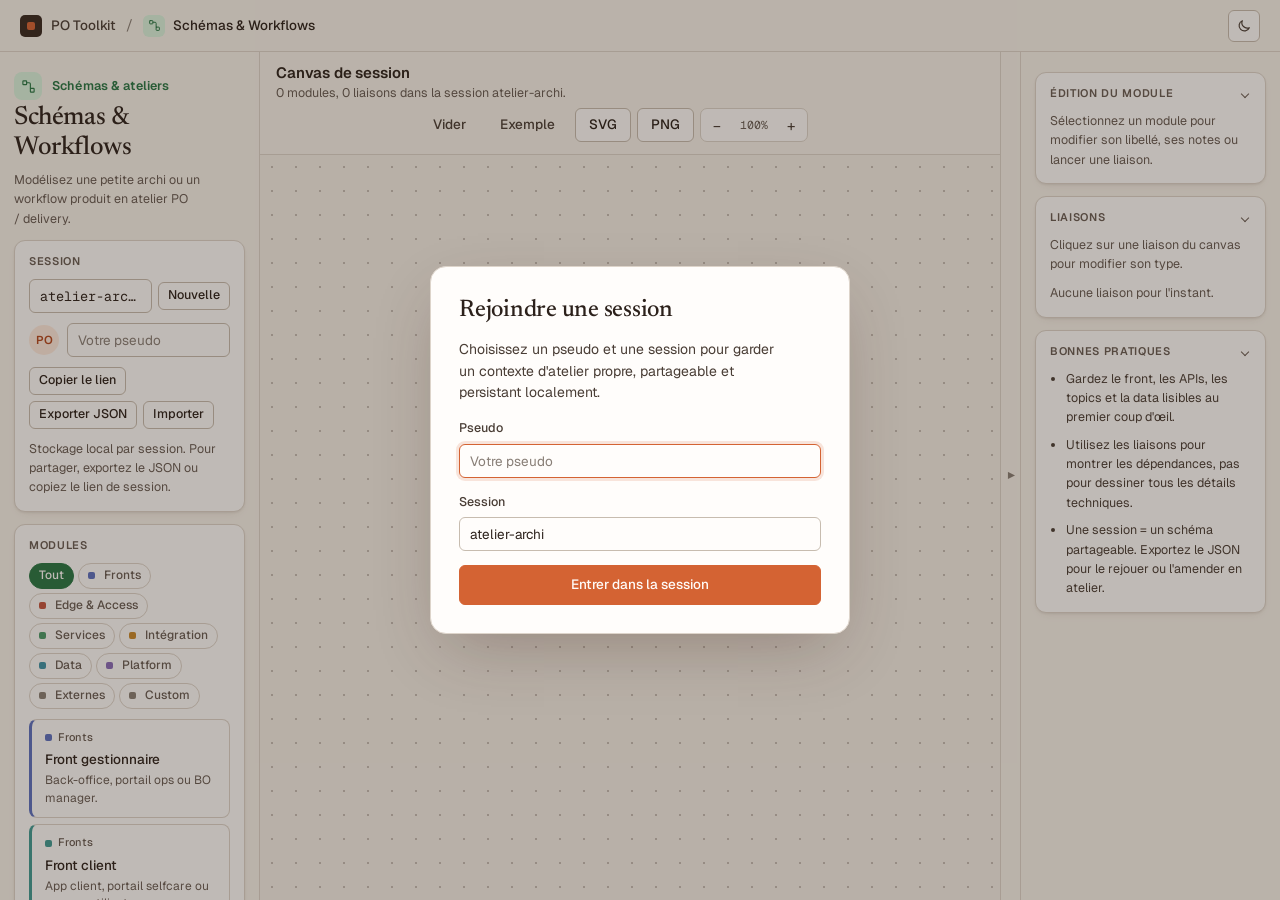
<file: accelerators/html/schemas-workflows.html>
<!DOCTYPE html>
<html lang="fr">
<head>
<meta charset="UTF-8">
<meta name="viewport" content="width=device-width, initial-scale=1.0">
<title>Schémas & Workflows - PO Toolkit</title>
<link rel="stylesheet" href="app-kit.css">
<script src="app-kit.js"></script>
<style>
  :root {
    --card: var(--surface);
    --card2: var(--surface-2);
    --heading: var(--text);
    --muted: var(--text-3);
    /* Palette des modules : tons moyens lisibles en clair comme en sombre */
    --slate: #8a7f75;
    --blue: #5b6fc0;
    --teal: #3f9a94;
    --green: #4a9a6a;
    --orange: #c98a2b;
    --purple: #8a6bb8;
    --pink: #c0577f;
    --red: #c4553f;
    --cyan: #3f93a8;
  }
  button { border: 0; cursor: pointer; background: none; }

  .app { height: calc(100vh - var(--kit-bar-h)); display: grid; grid-template-columns: 290px minmax(0, 1fr) 20px 290px; }
  .sidebar, .inspector { display: flex; flex-direction: column; gap: 12px; min-height: 0; overflow-y: auto; padding: 20px 14px 24px; background: var(--bg); }
  .sidebar { border-right: 1px solid var(--border); }
  .inspector { border-left: 1px solid var(--border); }
  .sidebar h1 { font-family: var(--font-serif); font-size: 26px; font-weight: 500; line-height: 1.15; letter-spacing: -0.015em; }
  .sidebar .intro p { margin-top: 6px; }
  .sidebar p, .inspector p, .hint { font-size: 12.5px; line-height: 1.55; color: var(--text-3); }
  .panel { display: grid; gap: 10px; padding: 14px; border: 1px solid var(--border); border-radius: var(--radius); background: var(--surface); box-shadow: var(--shadow-sm); }
  .panel h2 { font-size: 11px; font-weight: 600; letter-spacing: 0.06em; text-transform: uppercase; color: var(--text-3); }
  .toolbar { display: flex; gap: 6px; flex-wrap: wrap; align-items: center; }
  .session-row { display: grid; grid-template-columns: minmax(0, 1fr) auto; gap: 6px; align-items: center; }
  .session-row input, .pseudo-row input { min-width: 0; }
  .session-row input { font-family: var(--font-mono); text-overflow: ellipsis; }
  input[type="text"], textarea, select { width: 100%; }
  input[type="text"], select { height: 34px; padding: 0 10px; }
  textarea { min-height: 84px; padding: 8px 10px; resize: vertical; line-height: 1.5; }

  /* Palette */
  .category-chips { display: flex; gap: 4px; flex-wrap: wrap; }
  .category-chip { height: 26px; padding: 0 9px; border: 1px solid var(--border); border-radius: 999px; background: var(--surface); color: var(--text-3); font-size: 12px; font-weight: 500; transition: background 0.12s, border-color 0.12s, color 0.12s; }
  .category-chip:hover { color: var(--text); border-color: var(--border-strong); }
  .category-chip.active { border-color: var(--app); background: var(--app); color: var(--surface); }
  .category-chip[data-category]:not([data-category="all"])::before { content: ''; display: inline-block; width: 7px; height: 7px; margin-right: 6px; border-radius: 2px; background: var(--c); vertical-align: 0; }
  .category-chip[data-category="fronts"] { --c: var(--blue); }
  .category-chip[data-category="edge_access"] { --c: var(--red); }
  .category-chip[data-category="services"] { --c: var(--green); }
  .category-chip[data-category="integration"] { --c: var(--orange); }
  .category-chip[data-category="data"] { --c: var(--cyan); }
  .category-chip[data-category="platform"] { --c: var(--purple); }
  .category-chip[data-category="external"], .category-chip[data-category="custom"] { --c: var(--slate); }
  .category-chip.active::before { background: var(--surface) !important; }
  .template-grid { display: grid; gap: 6px; }
  .template-card { display: grid; gap: 2px; padding: 10px 12px 10px 13px; border: 1px solid var(--border); border-left: 3px solid var(--tc, var(--border-strong)); border-radius: 8px; background: var(--surface); text-align: left; cursor: pointer; transition: border-color 0.12s, background 0.12s; }
  .template-card:hover { border-color: var(--border-strong); background: var(--surface-2); }
  .template-card strong { font-size: 13.5px; font-weight: 500; color: var(--text); }
  .template-card span { font-size: 12px; line-height: 1.45; color: var(--text-3); }
  .template-badge { display: inline-flex; align-items: center; gap: 6px; margin-bottom: 2px; font-size: 11px !important; font-weight: 500; color: var(--text-3) !important; }
  .template-badge::before { content: ''; width: 7px; height: 7px; border-radius: 2px; background: var(--c); }
  .pseudo-row { display: grid; grid-template-columns: auto minmax(0, 1fr); gap: 8px; align-items: center; }
  .pseudo-avatar { display: grid; place-items: center; width: 30px; height: 30px; border-radius: 50%; background: var(--accent-soft); color: var(--accent-text); font-size: 11.5px; font-weight: 600; }

  /* Zone de travail */
  .workspace { display: grid; grid-template-rows: auto 1fr; min-width: 0; min-height: 0; }
  .workspace-top { position: relative; z-index: 2; padding: 12px 16px; border-bottom: 1px solid var(--border); background: var(--bg); }
  .workspace-top .bar { justify-content: space-between; }
  .workspace-top h2 { font-size: 15px; font-weight: 600; }
  .workspace-top .sub { font-size: 12.5px; color: var(--text-3); }
  .board-wrap { position: relative; overflow: hidden; padding: 0; background: var(--surface-2); }
  .canvas-shell {
    position: relative; width: 4000px; height: 3000px; overflow: hidden; cursor: grab;
    background-color: var(--surface-2);
    background-image: radial-gradient(circle, color-mix(in oklch, var(--text-4) 45%, transparent) 1px, transparent 1.2px);
    background-size: 24px 24px;
  }
  #links-layer { position: absolute; inset: 0; width: 100%; height: 100%; pointer-events: none; }
  #link-label-layer { position: absolute; inset: 0; z-index: 2; pointer-events: none; }
  #canvas { position: absolute; inset: 0; pointer-events: none; }
  .empty-state { position: absolute; inset: 0; display: flex; align-items: center; justify-content: center; padding: 32px; text-align: center; font-size: 14px; line-height: 1.6; color: var(--text-3); pointer-events: none; }

  /* Modules */
  .node {
    --cat: var(--slate);
    position: absolute; display: grid; gap: 6px; width: 190px; min-height: 116px; padding: 12px;
    border: 1px solid color-mix(in oklab, var(--cat) 40%, var(--border));
    border-top: 4px solid var(--cat);
    border-radius: 12px;
    background: linear-gradient(180deg, color-mix(in oklab, var(--cat) 10%, var(--surface)), var(--surface) 56px);
    box-shadow: var(--shadow-sm);
    cursor: grab; user-select: none; pointer-events: auto;
    transition: box-shadow 0.15s, border-color 0.15s;
  }
  .node:hover { box-shadow: var(--shadow-md); }
  .node.selected { border-color: var(--accent); box-shadow: 0 0 0 3px color-mix(in oklch, var(--accent) 20%, transparent), var(--shadow-md); }
  .node.connecting { border-color: var(--success); box-shadow: 0 0 0 3px color-mix(in oklch, var(--success) 22%, transparent), var(--shadow-md); }
  .node .top, .node .label, .node .subtitle, .node .footer, .node-actions { position: relative; z-index: 1; }
  .node .top { display: grid; grid-template-columns: 30px 1fr; align-items: center; gap: 9px; }
  .node .icon { display: inline-grid; place-items: center; width: 30px; height: 30px; border-radius: 8px; background: color-mix(in oklab, var(--c, var(--cat)) 15%, var(--surface)); color: var(--c, var(--cat)); }
  .node .icon svg { width: 17px; height: 17px; stroke: currentColor; fill: none; stroke-width: 1.8; stroke-linecap: round; stroke-linejoin: round; }
  .node .icon svg.fill-icon, .node .icon .fill-icon { fill: currentColor; stroke: none; }
  .node .type { font-size: 11px; font-weight: 600; letter-spacing: 0.04em; text-transform: uppercase; line-height: 1.25; color: color-mix(in oklab, var(--cat) 75%, var(--text)); }
  .node .label { font-size: 14.5px; font-weight: 600; line-height: 1.3; color: var(--text); }
  .node .subtitle { font-size: 12px; line-height: 1.45; color: var(--text-3); }
  .node .footer { display: flex; align-items: center; justify-content: flex-end; gap: 6px; font-size: 11px; color: var(--text-3); }
  .node .meta-tag { padding: 1px 7px; border-radius: 999px; background: var(--surface-2); border: 1px solid var(--border-soft); }
  .node-actions { display: flex; align-items: center; gap: 6px; flex-wrap: wrap; }
  .node-action-btn { height: 24px; padding: 0 9px; border: 1px solid var(--accent-border); border-radius: 999px; background: var(--accent-soft); color: var(--accent-text); font-size: 12px; font-weight: 500; }
  .node-action-btn:hover { background: color-mix(in oklch, var(--accent) 22%, var(--surface)); }
  .node[data-cat="fronts"] { --cat: var(--blue); }
  .node[data-cat="edge_access"] { --cat: var(--red); }
  .node[data-cat="services"] { --cat: var(--green); }
  .node[data-cat="integration"] { --cat: var(--orange); }
  .node[data-cat="data"] { --cat: var(--cyan); }
  .node[data-cat="platform"] { --cat: var(--purple); }
  .node[data-cat="external"], .node[data-cat="custom"] { --cat: var(--slate); }

  /* Inspecteur */
  .inspector .field { display: grid; gap: 6px; }
  .inspector label, .modal label { font-size: 12.5px; font-weight: 500; color: var(--text-2); }
  .pill { display: inline-flex; width: fit-content; align-items: center; height: 22px; padding: 0 8px; border-radius: 999px; background: var(--accent-soft); color: var(--accent-text); font-size: 12px; font-weight: 500; }
  .link-list { display: grid; gap: 6px; }
  .link-chip { display: flex; align-items: center; justify-content: space-between; gap: 8px; padding: 8px 10px; border: 1px solid var(--border); border-radius: 8px; background: var(--surface); font-size: 12.5px; }
  .link-chip.active { border-color: var(--accent-border); background: var(--accent-soft); }
  .link-chip-main { display: grid; gap: 4px; }
  .link-badge { display: inline-flex; width: fit-content; align-items: center; height: 20px; padding: 0 7px; border-radius: 999px; font-size: 11px; font-weight: 500; }
  .link-label {
    position: absolute; transform: translate(-50%, -50%);
    padding: 2px 8px; border: 1px solid var(--border); border-radius: 999px;
    background: var(--surface); box-shadow: var(--shadow-sm);
    font-size: 11px; font-weight: 600; white-space: nowrap;
    cursor: pointer; pointer-events: auto;
  }
  .link-label.active { border-color: var(--accent); box-shadow: 0 0 0 3px color-mix(in oklch, var(--accent) 18%, transparent); }
  .link-hit { fill: none; stroke: transparent; stroke-width: 16; cursor: pointer; pointer-events: all; }
  .link-type-popup {
    position: fixed; z-index: 1000; display: none; gap: 2px; min-width: 160px; padding: 4px;
    border: 1px solid var(--border); border-radius: 10px; background: var(--surface); box-shadow: var(--shadow-lg);
  }
  .link-type-popup button { display: flex; align-items: center; gap: 8px; padding: 6px 10px; border-radius: 6px; background: transparent; color: var(--text); font-size: 13px; text-align: left; }
  .link-type-popup button:hover { background: var(--surface-2); }
  .link-type-popup button.active { background: var(--accent-soft); color: var(--accent-text); }
  .type-dot { display: inline-block; width: 8px; height: 8px; border-radius: 2px; flex-shrink: 0; }
  .inspector .panel h2 { display: flex; justify-content: space-between; align-items: center; cursor: pointer; }
  .inspector .panel h2::after { content: ''; width: 6px; height: 6px; margin-right: 3px; border-right: 1.5px solid var(--text-3); border-bottom: 1.5px solid var(--text-3); transform: rotate(45deg); transition: transform 0.2s; }
  .inspector .panel.collapsed h2::after { transform: rotate(-45deg); }
  .inspector .panel.collapsed > *:not(h2) { display: none !important; }
  .help-list { display: grid; gap: 8px; margin: 0; padding-left: 16px; font-size: 12.5px; line-height: 1.55; color: var(--text-2); }

  /* Modale de session */
  .modal { display: grid; gap: 14px; width: min(94vw, 420px); }
  .modal h2, .modal p { margin: 0; }
  .modal .field { display: grid; gap: 6px; }
  .modal input.is-invalid { border-color: var(--danger); }
  .modal .btn-primary { height: 40px; }

  .inspector.hidden { display: none; }
  .inspector-handle { display: grid; place-items: center; width: 20px; min-width: 20px; padding: 0; border-left: 1px solid var(--border); background: var(--bg); color: var(--text-4); font-size: 10px; cursor: pointer; user-select: none; }
  .inspector-handle:hover { background: var(--surface-2); color: var(--text); }
  .app.inspector-off { grid-template-columns: 290px minmax(0, 1fr) 20px; }
  .zoom-group { display: flex; align-items: center; gap: 2px; padding: 2px; border: 1px solid var(--border); border-radius: 7px; background: var(--surface); }
  .zoom-group button { width: 28px; height: 28px; border-radius: 5px; color: var(--text-2); font-size: 15px; }
  .zoom-group button:hover { background: var(--surface-2); color: var(--text); }
  .zoom-group .sub { min-width: 42px; text-align: center; font-family: var(--font-mono); font-size: 11.5px; }

  @media (max-width: 1400px) {
    .app { grid-template-columns: 260px minmax(0, 1fr) 20px 260px; }
    .app.inspector-off { grid-template-columns: 260px minmax(0, 1fr) 20px; }
  }
  @media (max-width: 1080px) {
    .app, .app.inspector-off { grid-template-columns: 240px minmax(0, 1fr) 20px; }
    .inspector { display: none; }
  }
  @media (max-width: 768px) {
    .app, .app.inspector-off { height: auto; grid-template-columns: 1fr; }
    .sidebar { max-height: 45vh; border-right: 0; border-bottom: 1px solid var(--border); }
    .workspace { height: 70vh; }
    .inspector-handle, .inspector { display: none; }
  }
</style>
</head>
<body data-app="Schémas & Workflows" data-tint="3" data-icon="flow" data-section="Schémas &amp; ateliers">
<div class="modal-overlay hidden" id="session-modal">
  <div class="modal">
    <h2>Rejoindre une session</h2>
    <p>Choisissez un pseudo et une session pour garder un contexte d'atelier propre, partageable et persistant localement.</p>
    <div class="field">
      <label for="modal-pseudo">Pseudo</label>
      <input id="modal-pseudo" type="text" placeholder="Votre pseudo">
    </div>
    <div class="field">
      <label for="modal-session">Session</label>
      <input id="modal-session" type="text" placeholder="Ex. : pi-planning-reporting">
    </div>
    <button class="btn-primary" id="join-session-btn">Entrer dans la session</button>
  </div>
</div>

<div class="app">
  <aside class="sidebar">
    <div class="intro" data-kit-head>
      <h1>Schémas &amp; Workflows</h1>
      <p>Modélisez une petite archi ou un workflow produit en atelier PO / delivery.</p>
    </div>

    <section class="panel">
      <h2>Session</h2>
      <div class="session-row">
        <input id="session-id" type="text" placeholder="session-archi">
        <button class="btn-secondary btn-small" id="new-session-btn">Nouvelle</button>
      </div>
      <div class="pseudo-row">
        <div class="pseudo-avatar" id="pseudo-avatar">PO</div>
        <input id="pseudo-input" type="text" placeholder="Votre pseudo">
      </div>
      <div class="toolbar">
        <button class="btn-secondary btn-small" id="copy-link-btn">Copier le lien</button>
        <button class="btn-secondary btn-small" id="export-btn">Exporter JSON</button>
        <button class="btn-secondary btn-small" id="import-btn">Importer</button>
      </div>
      <input id="import-file" type="file" accept="application/json" hidden>
      <p class="hint">Stockage local par session. Pour partager, exportez le JSON ou copiez le lien de session.</p>
    </section>

    <section class="panel">
      <h2>Modules</h2>
      <div class="category-chips" id="category-chips"></div>
      <div class="template-grid" id="template-grid"></div>
    </section>

    <section class="panel">
      <h2>Liaisons rapides</h2>
      <p class="hint">Sélectionnez un bloc puis utilisez le bouton « + Lien » pour tracer une liaison vers un autre bloc.</p>
    </section>
  </aside>

  <main class="workspace">
    <div class="workspace-top">
      <div class="toolbar bar">
        <div>
          <h2>Canvas de session</h2>
          <div class="sub" id="session-status">Sélectionnez un module puis posez-le sur le canvas.</div>
        </div>
        <div class="toolbar">
          <button class="btn-secondary" id="connect-btn">Annuler la liaison</button>
          <button class="btn-ghost" id="clear-btn">Vider</button>
          <button class="btn-ghost" id="seed-btn">Exemple</button>
          <button class="btn-secondary" id="export-svg-btn">SVG</button>
          <button class="btn-secondary" id="export-png-btn">PNG</button>
          <div class="zoom-group">
            <button id="zoom-out-btn" title="Dézoomer" aria-label="Dézoomer">&minus;</button>
            <span class="sub" id="zoom-label">100%</span>
            <button id="zoom-in-btn" title="Zoomer" aria-label="Zoomer">+</button>
          </div>
        </div>
      </div>
    </div>

    <div class="board-wrap">
      <div class="canvas-shell" id="canvas-shell">
        <svg id="links-layer"></svg>
        <div id="link-label-layer"></div>
        <div id="canvas"></div>
        <div class="empty-state" id="empty-state">Ajoutez vos premiers modules depuis la palette pour construire une archi ou un workflow de session.</div>
      </div>
    </div>
  </main>
  <div class="inspector-handle" id="toggle-inspector-btn">&#9654;</div>
  <aside class="inspector" id="inspector-panel">
    <section class="panel">
      <h2>Édition du module</h2>
      <div id="selection-empty" class="hint">Sélectionnez un module pour modifier son libellé, ses notes ou lancer une liaison.</div>
      <div id="selection-form" style="display:none; gap:0.8rem;">
        <div class="pill" id="selection-type"></div>
        <div class="field" id="custom-type-field" style="display:none;">
          <label for="node-type-text">Titre haut</label>
          <input id="node-type-text" type="text" placeholder="Ex. : Bloc custom">
        </div>
        <div class="field">
          <label for="node-label">Label</label>
          <input id="node-label" type="text">
        </div>
        <div class="field">
          <label for="node-subtitle">Sous-texte</label>
          <textarea id="node-subtitle" placeholder="Ex : API Spring Boot exposée au front gestionnaire..."></textarea>
        </div>
        <div class="field" id="custom-footer-field" style="display:none;">
          <label for="node-footer-text">Tag bas</label>
          <input id="node-footer-text" type="text" placeholder="Ex : Intégration">
        </div>
        <div class="field" id="custom-color-field" style="display:none;">
          <label for="node-custom-color">Couleur</label>
          <select id="node-custom-color">
            <option value="var(--slate)">Slate</option>
            <option value="var(--blue)">Blue</option>
            <option value="var(--teal)">Teal</option>
            <option value="var(--green)">Green</option>
            <option value="var(--orange)">Orange</option>
            <option value="var(--purple)">Purple</option>
            <option value="var(--pink)">Pink</option>
            <option value="var(--red)">Red</option>
            <option value="var(--cyan)">Cyan</option>
          </select>
        </div>
        <div class="toolbar">
          <button class="btn-secondary btn-small" id="duplicate-node-btn">Dupliquer</button>
          <button class="btn-danger btn-small" id="delete-node-btn">Supprimer</button>
        </div>
      </div>
    </section>

    <section class="panel">
      <h2>Liaisons</h2>
      <div id="selected-link-empty" class="hint">Cliquez sur une liaison du canvas pour modifier son type.</div>
      <div id="selected-link-form" style="display:none; gap:0.8rem;">
        <div class="pill" id="selected-link-title"></div>
        <div class="field">
          <label for="link-type-select">Type de lien</label>
          <select id="link-type-select"></select>
        </div>
      </div>
      <div class="link-list" id="link-list"></div>
    </section>

    <section class="panel">
      <h2>Bonnes pratiques</h2>
      <ul class="help-list">
        <li>Gardez le front, les APIs, les topics et la data lisibles au premier coup d'œil.</li>
        <li>Utilisez les liaisons pour montrer les dépendances, pas pour dessiner tous les détails techniques.</li>
        <li>Une session = un schéma partageable. Exportez le JSON pour le rejouer ou l'amender en atelier.</li>
      </ul>
    </section>
  </aside>
</div>
<div id="link-type-popup" class="link-type-popup"></div>
<div id="link-context-menu" class="link-type-popup"></div>

<script>
const APP_KEY = 'po-toolkit-schema-workflows';
const STORAGE_PREFIX = `${APP_KEY}:session:`;
const LAST_SESSION_KEY = `${APP_KEY}:last-session`;
const PSEUDO_KEY = `${APP_KEY}:pseudo`;
const CATEGORY_ORDER = ['all', 'fronts', 'edge_access', 'services', 'integration', 'data', 'platform', 'external', 'custom'];
const CATEGORY_LABELS = {
  all: 'Tout',
  fronts: 'Fronts',
  edge_access: 'Edge & Access',
  services: 'Services',
  integration: 'Intégration',
  data: 'Data',
  platform: 'Platform',
  external: 'Externes',
  custom: 'Custom'
};
const LINK_TYPES = [
  { id: 'none', label: '', color: '#8a7f75', dash: '', width: 1.8 },
  { id: 'http', label: 'HTTP / API', color: '#5b6fc0', dash: '', width: 2.4 },
  { id: 'event', label: 'Event / Kafka', color: '#c98a2b', dash: '7 6', width: 2.4 },
  { id: 'read', label: 'Lecture', color: '#3f93a8', dash: '10 6', width: 2.2 },
  { id: 'write', label: 'Écriture', color: '#4a9a6a', dash: '', width: 2.4 },
  { id: 'auth', label: 'Auth / IAM', color: '#c4553f', dash: '3 5', width: 2.2 },
  { id: 'batch', label: 'Batch / ETL', color: '#8a6bb8', dash: '2 6', width: 2.2 },
  { id: 'webhook', label: 'Webhook', color: '#d07a3e', dash: '7 6', width: 2.2 },
  { id: 'notif', label: 'Notification', color: '#c0577f', dash: '9 4 2 4', width: 2.2 }
];
const TEMPLATES = [
  { type: 'front_manager', category: 'fronts', name: 'Front gestionnaire', desc: 'Back-office, portail ops ou BO manager.', color: 'var(--blue)', subtitle: 'UI interne / admin', shape: 'browser' },
  { type: 'front_client', category: 'fronts', name: 'Front client', desc: 'App client, portail selfcare ou espace utilisateur.', color: 'var(--teal)', subtitle: 'Web app client', shape: 'browser' },
  { type: 'mobile_app', category: 'fronts', name: 'App mobile', desc: 'Application mobile iOS / Android.', color: 'var(--teal)', subtitle: 'Mobile experience', shape: 'mobile' },
  { type: 'partner_portal', category: 'fronts', name: 'Portail partenaire', desc: 'Espace partenaires, marchands ou brokers.', color: 'var(--blue)', subtitle: 'Portal / B2B', shape: 'browser' },
  { type: 'public_site', category: 'fronts', name: 'Site public', desc: 'Landing, CMS ou portail vitrine.', color: 'var(--teal)', subtitle: 'Public website', shape: 'browser' },
  { type: 'api_gateway', category: 'edge_access', name: 'API Gateway', desc: 'Point d\'entrée sécurisé pour les APIs.', color: 'var(--red)', subtitle: 'Ingress / gateway', shape: 'edge' },
  { type: 'bff', category: 'edge_access', name: 'BFF', desc: 'Backend for frontend dédié à une expérience.', color: 'var(--blue)', subtitle: 'Backend for frontend', shape: 'service' },
  { type: 'auth_service', category: 'edge_access', name: 'Auth / IAM', desc: 'SSO, tokens, RBAC, fédération.', color: 'var(--red)', subtitle: 'Identity / auth', shape: 'service' },
  { type: 'feature_flags', category: 'edge_access', name: 'Feature flags', desc: 'Flags, rollout, toggles et expérimentation.', color: 'var(--purple)', subtitle: 'Rollout / flags', shape: 'service' },
  { type: 'cdn_edge', category: 'edge_access', name: 'CDN / Edge', desc: 'Caching, edge delivery, WAF.', color: 'var(--slate)', subtitle: 'Edge platform', shape: 'edge' },
  { type: 'java_service', category: 'services', name: 'Microservice Java', desc: 'Service métier type Spring Boot.', color: 'var(--green)', subtitle: 'Business service', shape: 'service' },
  { type: 'node_service', category: 'services', name: 'Service Node.js', desc: 'API ou orchestration JavaScript / TypeScript.', color: 'var(--green)', subtitle: 'Node / TS service', shape: 'service' },
  { type: 'python_service', category: 'services', name: 'Service Python', desc: 'ML, automation ou service data.', color: 'var(--green)', subtitle: 'Python service', shape: 'service' },
  { type: 'worker', category: 'services', name: 'Worker', desc: 'Consommateur asynchrone ou traitement de fond.', color: 'var(--purple)', subtitle: 'Async worker', shape: 'service' },
  { type: 'batch_job', category: 'services', name: 'Batch job', desc: 'Job planifié ou recalcul périodique.', color: 'var(--purple)', subtitle: 'Scheduled batch', shape: 'service' },
  { type: 'serverless_fn', category: 'services', name: 'Function', desc: 'Lambda, cloud function ou traitement éphémère.', color: 'var(--purple)', subtitle: 'Serverless', shape: 'service' },
  { type: 'notification_service', category: 'services', name: 'Notification service', desc: 'Emails, SMS, push ou inbox.', color: 'var(--pink)', subtitle: 'Messaging service', shape: 'service' },
  { type: 'search_service', category: 'services', name: 'Search service', desc: 'Recherche, indexation, suggestion.', color: 'var(--green)', subtitle: 'Search / query', shape: 'service' },
  { type: 'scheduler', category: 'services', name: 'Scheduler / orchestrateur', desc: 'Pilotage des jobs et des workflows.', color: 'var(--purple)', subtitle: 'Orchestration', shape: 'service' },
  { type: 'kafka_topic', category: 'integration', name: 'Topic Kafka', desc: 'Événements ou intégration découplée.', color: 'var(--orange)', subtitle: 'Event stream', shape: 'cylinder' },
  { type: 'event_bus', category: 'integration', name: 'Event bus', desc: 'Bus d\'événements ou backbone d\'intégration.', color: 'var(--orange)', subtitle: 'Event backbone', shape: 'cylinder' },
  { type: 'queue', category: 'integration', name: 'Queue', desc: 'File de messages ou commandes asynchrones.', color: 'var(--orange)', subtitle: 'Message queue', shape: 'queue' },
  { type: 'webhook', category: 'integration', name: 'Webhook', desc: 'Callback entrant ou sortant.', color: 'var(--orange)', subtitle: 'Webhook integration', shape: 'service' },
  { type: 'external_api', category: 'external', name: 'API externe', desc: 'Provider tiers, CRM, ERP, PSP, etc.', color: 'var(--slate)', subtitle: 'Third-party API', shape: 'service' },
  { type: 'payment_provider', category: 'external', name: 'PSP / paiement', desc: 'Prestataire de paiement ou facturation.', color: 'var(--slate)', subtitle: 'Payment provider', shape: 'service' },
  { type: 'email_provider', category: 'external', name: 'Email provider', desc: 'Service d\'envoi email / marketing.', color: 'var(--slate)', subtitle: 'Email provider', shape: 'service' },
  { type: 'legacy_system', category: 'external', name: 'Legacy system', desc: 'SI historique ou monolithe externe.', color: 'var(--slate)', subtitle: 'Legacy / core', shape: 'service' },
  { type: 'postgres_db', category: 'data', name: 'Base Postgres', desc: 'Stockage relationnel transactionnel.', color: 'var(--cyan)', subtitle: 'Transactional DB', shape: 'cylinder' },
  { type: 'mysql_db', category: 'data', name: 'Base MySQL', desc: 'Base relationnelle alternative.', color: 'var(--cyan)', subtitle: 'Relational DB', shape: 'cylinder' },
  { type: 'redis_cache', category: 'data', name: 'Redis / cache', desc: 'Cache, session store ou read cache.', color: 'var(--pink)', subtitle: 'Cache / KV', shape: 'cylinder' },
  { type: 'object_storage', category: 'data', name: 'Object storage', desc: 'S3, GCS, blobs et fichiers.', color: 'var(--cyan)', subtitle: 'Blob storage', shape: 'cylinder' },
  { type: 'data_warehouse', category: 'data', name: 'Data warehouse', desc: 'Tables analytiques ou BI.', color: 'var(--cyan)', subtitle: 'Analytics storage', shape: 'cylinder' },
  { type: 'search_index', category: 'data', name: 'Search index', desc: 'Index Elastic / OpenSearch.', color: 'var(--cyan)', subtitle: 'Index / query', shape: 'cylinder' },
  { type: 'monitoring', category: 'platform', name: 'Observability', desc: 'Logs, traces, metrics et alertes.', color: 'var(--purple)', subtitle: 'Logs / traces / metrics', shape: 'service' },
  { type: 'config_service', category: 'platform', name: 'Config service', desc: 'Configuration centralisée et secrets non sensibles.', color: 'var(--purple)', subtitle: 'Runtime config', shape: 'service' },
  { type: 'vault', category: 'platform', name: 'Secrets vault', desc: 'Coffre à secrets ou KMS.', color: 'var(--purple)', subtitle: 'Secrets / KMS', shape: 'service' },
  { type: 'custom_block', category: 'custom', name: 'Bloc custom', desc: 'Bloc libre à renommer pour vos composants spécifiques.', color: 'var(--slate)', subtitle: 'Custom module', shape: 'service' }
];

const state = {
  sessionId: '',
  pseudo: '',
  activeCategory: 'all',
  nodes: [],
  links: [],
  selectedNodeId: null,
  selectedLinkId: null,
  connectSourceId: null,
  nextNodeId: 1
};

let dragState = null;
let panState = null;
let panX = 0, panY = 0;

function getTemplate(type) { return TEMPLATES.find(template => template.type === type); }
function getLinkType(typeId) { return LINK_TYPES.find(linkType => linkType.id === typeId) || LINK_TYPES[0]; }
function getStorageKey(sessionId = state.sessionId) { return `${STORAGE_PREFIX}${sessionId}`; }
function slugify(text) { return String(text || 'session').toLowerCase().replace(/[^a-z0-9]+/g, '-').replace(/^-|-$/g, ''); }
function getAvatarLetter(name) { return (name || 'PO').slice(0, 2).toUpperCase(); }
function getLink(linkId) { return state.links.find(link => link.id === linkId); }

function getSessionFromUrl() {
  return new URL(window.location).searchParams.get('session');
}

function normalizeNode(node) {
  const template = getTemplate(node.type) || getTemplate('custom_block');
  return {
    ...node,
    typeLabel: node.typeLabel || template.name,
    footerLabel: node.footerLabel || CATEGORY_LABELS[template.category] || 'Custom',
    customShape: node.customShape || (node.type === 'custom_block' ? 'service' : ''),
    customColor: node.customColor || (node.type === 'custom_block' ? 'var(--slate)' : '')
  };
}

function normalizeLink(link) {
  const typeMap = { sync_api: 'http', notification: 'notif' };
  const type = typeMap[link.type] || link.type || 'none';
  return { ...link, type, bidirectional: !!link.bidirectional };
}

function updateSessionUrl() {
  const url = new URL(window.location);
  url.searchParams.set('session', state.sessionId);
  window.history.replaceState({}, '', url);
}

function createNode(type, x, y) {
  const template = getTemplate(type);
  return {
    id: `node-${state.nextNodeId++}`,
    type,
    label: template.name,
    subtitle: template.subtitle,
    owner: state.pseudo || 'PO',
    typeLabel: template.name,
    footerLabel: CATEGORY_LABELS[template.category],
    x,
    y,
    width: template.width || 190,
    height: template.height || 106,
    customShape: template.type === 'custom_block' ? 'service' : '',
    customColor: template.type === 'custom_block' ? 'var(--slate)' : ''
  };
}

function createLink(from, to) {
  return {
    id: `link-${Date.now()}-${Math.random().toString(36).slice(2, 6)}`,
    from,
    to,
    type: 'none',
    owner: state.pseudo || 'PO'
  };
}

function seedExample() {
  state.nodes = [
    createNode('front_manager', 70, 96),
    createNode('api_gateway', 300, 96),
    createNode('bff', 510, 96),
    createNode('java_service', 760, 96),
    createNode('kafka_topic', 760, 278),
    createNode('worker', 980, 278),
    createNode('postgres_db', 980, 470),
    createNode('monitoring', 510, 470)
  ];
  state.nodes[0].label = 'Front gestionnaire reporting';
  state.nodes[1].label = 'Gateway';
  state.nodes[2].label = 'Manager BFF';
  state.nodes[3].label = 'Reporting API';
  state.nodes[4].label = 'topic.reporting.export';
  state.nodes[5].label = 'Export worker';
  state.nodes[6].label = 'Reporting DB';
  state.nodes[7].label = 'Observability';
  state.links = [
    { ...createLink(state.nodes[0].id, state.nodes[1].id), type: 'http' },
    { ...createLink(state.nodes[1].id, state.nodes[2].id), type: 'http' },
    { ...createLink(state.nodes[2].id, state.nodes[3].id), type: 'http' },
    { ...createLink(state.nodes[3].id, state.nodes[4].id), type: 'event' },
    { ...createLink(state.nodes[4].id, state.nodes[5].id), type: 'event' },
    { ...createLink(state.nodes[5].id, state.nodes[6].id), type: 'write' },
    { ...createLink(state.nodes[3].id, state.nodes[7].id), type: 'notif' }
  ];
  state.selectedNodeId = state.nodes[2].id;
  state.selectedLinkId = null;
  state.connectSourceId = null;
  saveSession();
  renderAll();
}

function saveSession() {
  localStorage.setItem(getStorageKey(), JSON.stringify({
    pseudo: state.pseudo,
    nodes: state.nodes,
    links: state.links,
    nextNodeId: state.nextNodeId
  }));
  localStorage.setItem(LAST_SESSION_KEY, state.sessionId);
  localStorage.setItem(PSEUDO_KEY, state.pseudo);
  updateSessionUrl();
}

function loadSession(sessionId) {
  state.sessionId = slugify(sessionId || 'atelier-archi') || 'atelier-archi';
  const raw = localStorage.getItem(getStorageKey());
  state.nodes = [];
  state.links = [];
  state.nextNodeId = 1;
  if (raw) {
    try {
      const parsed = JSON.parse(raw);
      state.nodes = Array.isArray(parsed.nodes) ? parsed.nodes.map(normalizeNode) : [];
      state.links = Array.isArray(parsed.links) ? parsed.links.map(normalizeLink) : [];
      state.nextNodeId = Number.isFinite(parsed.nextNodeId) ? parsed.nextNodeId : 1;
      if (!state.pseudo && parsed.pseudo) state.pseudo = parsed.pseudo;
    } catch (_) {}
  }
  state.selectedNodeId = state.nodes[0]?.id || null;
  state.selectedLinkId = null;
  state.connectSourceId = null;
  document.getElementById('session-id').value = state.sessionId;
  document.getElementById('modal-session').value = state.sessionId;
  document.getElementById('pseudo-input').value = state.pseudo || '';
  document.getElementById('modal-pseudo').value = state.pseudo || '';
  updatePseudoAvatar();
  saveSession();
  renderAll();
}

function requireIdentity() {
  const savedPseudo = localStorage.getItem(PSEUDO_KEY) || '';
  state.pseudo = savedPseudo;
  document.getElementById('pseudo-input').value = savedPseudo;
  document.getElementById('modal-pseudo').value = savedPseudo;
  updatePseudoAvatar();
  if (!savedPseudo) {
    document.getElementById('session-modal').classList.remove('hidden');
    setTimeout(() => document.getElementById('modal-pseudo').focus(), 80);
  }
}

function updatePseudoAvatar() {
  document.getElementById('pseudo-avatar').textContent = getAvatarLetter(state.pseudo || 'PO');
}

function confirmIdentity() {
  const pseudo = document.getElementById('modal-pseudo').value.trim();
  const session = slugify(document.getElementById('modal-session').value.trim() || state.sessionId || 'atelier-archi');
  if (!pseudo) {
    document.getElementById('modal-pseudo').classList.add('is-invalid');
    return;
  }
  state.pseudo = pseudo;
  document.getElementById('pseudo-input').value = pseudo;
  document.getElementById('session-modal').classList.add('hidden');
  updatePseudoAvatar();
  localStorage.setItem(PSEUDO_KEY, pseudo);
  loadSession(session);
}

function changePseudo(value) {
  const next = value.trim();
  if (!next) return;
  state.pseudo = next;
  localStorage.setItem(PSEUDO_KEY, next);
  document.getElementById('modal-pseudo').value = next;
  updatePseudoAvatar();
  saveSession();
  renderCanvas();
}

function changeSession(value) {
  const next = slugify(value || '');
  if (!next) return;
  loadSession(next);
}

function newSession() {
  changeSession(`atelier-${Date.now().toString(36).slice(-5)}`);
}

function addNode(type) {
  const offset = state.nodes.length * 24;
  const node = createNode(type, 72 + offset, 72 + offset);
  state.nodes.push(node);
  state.selectedNodeId = node.id;
  state.selectedLinkId = null;
  saveSession();
  renderAll();
}

function getNode(nodeId) {
  return state.nodes.find(node => node.id === nodeId);
}

function selectNode(nodeId, options = {}) {
  state.selectedNodeId = nodeId;
  state.selectedLinkId = null;
  renderInspector();
  if (!options.skipCanvas) renderCanvas();
}

function selectLink(linkId) {
  state.selectedLinkId = linkId;
  state.selectedNodeId = null;
  state.connectSourceId = null;
  renderAll();
}

function duplicateSelectedNode() {
  const node = getNode(state.selectedNodeId);
  if (!node) return;
  const duplicate = { ...node, id: `node-${state.nextNodeId++}`, x: node.x + 24, y: node.y + 24, owner: state.pseudo || node.owner };
  state.nodes.push(duplicate);
  state.selectedNodeId = duplicate.id;
  state.selectedLinkId = null;
  saveSession();
  renderAll();
}

let clipboardNode = null;

function copySelectedNode() {
  const node = getNode(state.selectedNodeId);
  if (!node) return;
  clipboardNode = { ...node };
}

function pasteClipboardNode() {
  if (!clipboardNode) return;
  const pasted = {
    ...clipboardNode,
    id: `node-${state.nextNodeId++}`,
    x: clipboardNode.x + 24,
    y: clipboardNode.y + 24,
    owner: state.pseudo || clipboardNode.owner
  };
  // Keep clipboard in sync so successive pastes stack with an offset.
  clipboardNode = { ...clipboardNode, x: pasted.x, y: pasted.y };
  state.nodes.push(pasted);
  state.selectedNodeId = pasted.id;
  state.selectedLinkId = null;
  saveSession();
  renderAll();
}

function deleteSelectedNode() {
  if (!state.selectedNodeId) return;
  state.nodes = state.nodes.filter(node => node.id !== state.selectedNodeId);
  state.links = state.links.filter(link => link.from !== state.selectedNodeId && link.to !== state.selectedNodeId);
  state.selectedNodeId = state.nodes[0]?.id || null;
  state.selectedLinkId = null;
  state.connectSourceId = null;
  saveSession();
  renderAll();
}

function toggleConnectMode() {
  state.connectSourceId = null;
  renderAll();
}

function maybeCreateLink(targetNodeId) {
  if (!state.connectSourceId || state.connectSourceId === targetNodeId) return false;
  const exists = state.links.some(link => link.from === state.connectSourceId && link.to === targetNodeId);
  if (!exists) {
    const link = createLink(state.connectSourceId, targetNodeId);
    state.links.push(link);
    state.selectedLinkId = link.id;
  }
  state.connectSourceId = null;
  saveSession();
  renderAll();
  return true;
}

function deleteLink(linkId) {
  state.links = state.links.filter(link => link.id !== linkId);
  if (state.selectedLinkId === linkId) state.selectedLinkId = null;
  saveSession();
  renderAll();
}

function setLinkBidirectional(linkId, bidirectional) {
  const link = getLink(linkId);
  if (!link) return;
  link.bidirectional = !!bidirectional;
  saveSession();
  renderAll();
}

function showLinkContextMenu(linkId, clientX, clientY) {
  const link = getLink(linkId);
  if (!link) return;
  const menu = document.getElementById('link-context-menu');
  const items = [];
  if (link.bidirectional) {
    items.push('<button data-ctx-action="unset-bidirectional">Retirer le bidirectionnel</button>');
  } else {
    items.push('<button data-ctx-action="set-bidirectional">&#8646; Rendre bidirectionnel</button>');
  }
  items.push('<button data-ctx-action="delete">Supprimer ce lien</button>');
  menu.innerHTML = items.join('');
  menu.dataset.linkId = linkId;
  menu.style.display = 'grid';
  menu.style.left = `${clientX}px`;
  menu.style.top = `${clientY}px`;
  menu.style.transform = 'none';
}

function renderCategories() {
  document.getElementById('category-chips').innerHTML = CATEGORY_ORDER.map(category => `
    <button class="category-chip ${state.activeCategory === category ? 'active' : ''}" data-category="${category}">
      ${CATEGORY_LABELS[category]}
    </button>
  `).join('');
}

function renderTemplates() {
  const visible = state.activeCategory === 'all'
    ? TEMPLATES
    : TEMPLATES.filter(template => template.category === state.activeCategory);
  document.getElementById('template-grid').innerHTML = visible.map(template => `
    <button class="template-card" data-template="${template.type}" style="--tc:${template.color};">
      <span class="template-badge" style="--c:${template.color};">${CATEGORY_LABELS[template.category]}</span>
      <strong>${template.name}</strong>
      <span>${template.desc}</span>
    </button>
  `).join('');
}

function startLinkFromNode(nodeId) {
  state.connectSourceId = nodeId;
  state.selectedNodeId = nodeId;
  state.selectedLinkId = null;
  renderAll();
}

function renderNodeIcon(type) {
  const icons = {
    front_manager: '<svg viewBox="0 0 24 24"><rect x="3.5" y="5" width="17" height="12" rx="2"></rect><path d="M3.5 9h17"></path><path d="M9 19h6"></path></svg>',
    front_client: '<svg viewBox="0 0 24 24"><rect x="3.5" y="5" width="17" height="12" rx="2"></rect><path d="M8 19h8"></path></svg>',
    mobile_app: '<svg viewBox="0 0 24 24"><rect x="7" y="3.5" width="10" height="17" rx="2.5"></rect><path d="M10 6.5h4"></path><circle cx="12" cy="17.5" r="0.8" class="fill-icon"></circle></svg>',
    partner_portal: '<svg viewBox="0 0 24 24"><path d="M7 12a3 3 0 1 0 0-6a3 3 0 0 0 0 6Z"></path><path d="M17 18a3 3 0 1 0 0-6a3 3 0 0 0 0 6Z"></path><path d="M9.5 9.5l5 5"></path></svg>',
    public_site: '<svg viewBox="0 0 24 24"><circle cx="12" cy="12" r="8"></circle><path d="M4 12h16"></path><path d="M12 4c2.2 2.2 3.5 5 3.5 8S14.2 17.8 12 20"></path><path d="M12 4c-2.2 2.2-3.5 5-3.5 8S9.8 17.8 12 20"></path></svg>',
    api_gateway: '<svg viewBox="0 0 24 24"><path d="M4 12h16"></path><path d="M12 4l8 8l-8 8"></path></svg>',
    bff: '<svg viewBox="0 0 24 24"><rect x="4" y="5" width="7" height="6" rx="1.5"></rect><rect x="13" y="5" width="7" height="6" rx="1.5"></rect><rect x="8.5" y="14" width="7" height="5.5" rx="1.5"></rect><path d="M7.5 11v2h9v-2"></path></svg>',
    auth_service: '<svg viewBox="0 0 24 24"><rect x="5" y="10" width="14" height="10" rx="2"></rect><path d="M8 10V8a4 4 0 0 1 8 0v2"></path></svg>',
    feature_flags: '<svg viewBox="0 0 24 24"><path d="M7 20V4"></path><path d="M8 5h8l-2 3l2 3H8"></path></svg>',
    cdn_edge: '<svg viewBox="0 0 24 24"><path d="M6 16a4 4 0 1 1 1.2-7.8A5 5 0 0 1 17 9a3.5 3.5 0 1 1 .8 7H6Z"></path></svg>',
    java_service: '<svg viewBox="0 0 24 24"><rect x="5" y="6" width="14" height="12" rx="2"></rect><path d="M9 10h6"></path><path d="M9 14h4"></path></svg>',
    node_service: '<svg viewBox="0 0 24 24"><path d="M12 3l7 4v10l-7 4l-7-4V7l7-4Z"></path><path d="M9.5 9.5h5v5h-5z"></path></svg>',
    python_service: '<svg viewBox="0 0 24 24"><path d="M8 7a3 3 0 0 1 3-3h2a3 3 0 0 1 3 3v3H9a2 2 0 0 0-2 2v1H5a2 2 0 0 1-2-2V9a2 2 0 0 1 2-2h3Z"></path><path d="M16 17a3 3 0 0 1-3 3h-2a3 3 0 0 1-3-3v-3h7a2 2 0 0 0 2-2v-1h2a2 2 0 0 1 2 2v2a2 2 0 0 1-2 2h-3Z"></path></svg>',
    worker: '<svg viewBox="0 0 24 24"><path d="M12 3v4"></path><path d="M6 8l3 2"></path><path d="M18 8l-3 2"></path><rect x="7" y="10" width="10" height="8" rx="2"></rect><path d="M9 18v3"></path><path d="M15 18v3"></path></svg>',
    batch_job: '<svg viewBox="0 0 24 24"><rect x="4" y="5" width="16" height="15" rx="2"></rect><path d="M8 3v4"></path><path d="M16 3v4"></path><path d="M4 10h16"></path></svg>',
    serverless_fn: '<svg viewBox="0 0 24 24"><path d="M13 2L5 13h5l-1 9l8-11h-5l1-9Z"></path></svg>',
    notification_service: '<svg viewBox="0 0 24 24"><path d="M6 9a6 6 0 0 1 12 0v5l2 3H4l2-3V9Z"></path><path d="M10 19a2 2 0 0 0 4 0"></path></svg>',
    search_service: '<svg viewBox="0 0 24 24"><circle cx="11" cy="11" r="5.5"></circle><path d="M16 16l4.5 4.5"></path></svg>',
    scheduler: '<svg viewBox="0 0 24 24"><circle cx="12" cy="12" r="8"></circle><path d="M12 7v5l3 2"></path></svg>',
    kafka_topic: '<svg viewBox="0 0 24 24"><circle cx="7" cy="6" r="2" class="fill-icon"></circle><circle cx="17" cy="12" r="2" class="fill-icon"></circle><circle cx="7" cy="18" r="2" class="fill-icon"></circle><path d="M9 6h4"></path><path d="M13 8v8"></path><path d="M9 18h4"></path></svg>',
    event_bus: '<svg viewBox="0 0 24 24"><path d="M5 8h14"></path><path d="M5 12h14"></path><path d="M5 16h14"></path></svg>',
    queue: '<svg viewBox="0 0 24 24"><rect x="4" y="6" width="12" height="3" rx="1.5"></rect><rect x="4" y="11" width="12" height="3" rx="1.5"></rect><rect x="4" y="16" width="12" height="3" rx="1.5"></rect><path d="M18 8.5h2"></path><path d="M18 13h2"></path><path d="M18 17.5h2"></path></svg>',
    webhook: '<svg viewBox="0 0 24 24"><path d="M9 7a5 5 0 0 1 8 4"></path><path d="M15 17a5 5 0 0 1-8-4"></path><path d="M17 11l2 2l2-2"></path><path d="M7 13l-2-2l-2 2"></path></svg>',
    external_api: '<svg viewBox="0 0 24 24"><circle cx="12" cy="12" r="8"></circle><path d="M12 4v16"></path><path d="M4 12h16"></path></svg>',
    payment_provider: '<svg viewBox="0 0 24 24"><rect x="3" y="6" width="18" height="12" rx="2"></rect><path d="M3 10h18"></path><path d="M7 15h4"></path></svg>',
    email_provider: '<svg viewBox="0 0 24 24"><rect x="3.5" y="6" width="17" height="12" rx="2"></rect><path d="M4 8l8 6l8-6"></path></svg>',
    legacy_system: '<svg viewBox="0 0 24 24"><rect x="4" y="4" width="16" height="16" rx="2"></rect><path d="M8 8h8"></path><path d="M8 12h8"></path><path d="M8 16h5"></path></svg>',
    postgres_db: '<svg viewBox="0 0 24 24"><ellipse cx="12" cy="6.5" rx="6.5" ry="2.5"></ellipse><path d="M5.5 6.5v9c0 1.4 2.9 2.5 6.5 2.5s6.5-1.1 6.5-2.5v-9"></path><path d="M5.5 11c0 1.4 2.9 2.5 6.5 2.5s6.5-1.1 6.5-2.5"></path></svg>',
    mysql_db: '<svg viewBox="0 0 24 24"><ellipse cx="12" cy="6.5" rx="6.5" ry="2.5"></ellipse><path d="M5.5 6.5v9c0 1.4 2.9 2.5 6.5 2.5s6.5-1.1 6.5-2.5v-9"></path><path d="M5.5 11c0 1.4 2.9 2.5 6.5 2.5s6.5-1.1 6.5-2.5"></path></svg>',
    redis_cache: '<svg viewBox="0 0 24 24"><path d="M5 9l7-3l7 3l-7 3l-7-3Z"></path><path d="M5 13l7 3l7-3"></path><path d="M5 17l7 3l7-3"></path></svg>',
    object_storage: '<svg viewBox="0 0 24 24"><path d="M4 7h16v10H4z"></path><path d="M4 7l8 5l8-5"></path></svg>',
    data_warehouse: '<svg viewBox="0 0 24 24"><path d="M4 19h16"></path><rect x="6" y="11" width="3" height="6"></rect><rect x="10.5" y="8" width="3" height="9"></rect><rect x="15" y="5" width="3" height="12"></rect></svg>',
    search_index: '<svg viewBox="0 0 24 24"><circle cx="10" cy="10" r="4.5"></circle><path d="M14 14l6 6"></path><path d="M8 10h4"></path></svg>',
    monitoring: '<svg viewBox="0 0 24 24"><path d="M4 15h4l2-6l4 10l2-6h4"></path></svg>',
    config_service: '<svg viewBox="0 0 24 24"><circle cx="12" cy="12" r="3"></circle><path d="M19 12l2-1l-1-3l-2 .2l-1.2-1.7l.8-1.8l-2.7-1.6l-1.4 1.5h-2l-1.4-1.5L6.2 4.7l.8 1.8L5.8 8.2L3.8 8l-1 3l2 1v2l-2 1l1 3l2-.2l1.2 1.7l-.8 1.8l2.7 1.6l1.4-1.5h2l1.4 1.5l2.7-1.6l-.8-1.8l1.2-1.7l2 .2l1-3l-2-1Z"></path></svg>',
    vault: '<svg viewBox="0 0 24 24"><path d="M12 3l7 3v5c0 5-3 8-7 10c-4-2-7-5-7-10V6l7-3Z"></path><path d="M10 11a2 2 0 1 1 4 0"></path><path d="M9.5 11h5v4h-5z"></path></svg>',
    custom_block: '<svg viewBox="0 0 24 24"><rect x="5" y="5" width="14" height="14" rx="3"></rect><path d="M12 8v8"></path><path d="M8 12h8"></path></svg>'
  };
  return icons[type] || icons.custom_block;
}

// Nodes are rendered with `min-height`, so their real DOM size may exceed the
// stored node.width/height. We snapshot the actual box after each render and
// use that for link geometry — otherwise arrows land on the midpoint of the
// stored rectangle, which visually sits above the real center of the block.
const measuredNodeSizes = {};

function getNodeBox(node) {
  const measured = measuredNodeSizes[node.id];
  const width = measured ? measured.width : node.width;
  const height = measured ? measured.height : node.height;
  return {
    x: node.x,
    y: node.y,
    width,
    height,
    cx: node.x + width / 2,
    cy: node.y + height / 2
  };
}

// Side anchor = always the middle of the chosen edge. `shift` slides the anchor
// along the edge (vertical edges shift in Y, horizontal edges in X) so that two
// parallel links on the same side can stay visibly separated.
function getSideAnchor(node, side, shift = 0) {
  const box = getNodeBox(node);
  if (side === 'right') return { x: box.x + box.width, y: box.cy + shift };
  if (side === 'left') return { x: box.x, y: box.cy + shift };
  if (side === 'bottom') return { x: box.cx + shift, y: box.y + box.height };
  if (side === 'top') return { x: box.cx + shift, y: box.y };
  return { x: box.cx, y: box.cy };
}

function pickSides(source, target) {
  const s = getNodeBox(source);
  const t = getNodeBox(target);
  const horizontal = Math.abs(t.cx - s.cx) >= Math.abs(t.cy - s.cy);
  if (horizontal) {
    return s.cx <= t.cx
      ? { fromSide: 'right', toSide: 'left' }
      : { fromSide: 'left', toSide: 'right' };
  }
  return s.cy <= t.cy
    ? { fromSide: 'bottom', toSide: 'top' }
    : { fromSide: 'top', toSide: 'bottom' };
}

function getLinkGeometry(link) {
  const source = getNode(link.from);
  const target = getNode(link.to);
  if (!source || !target) return null;
  const { fromSide, toSide } = pickSides(source, target);
  // If a reverse link exists (B -> A for this A -> B), slide the anchors along
  // the shared edge so the two arrows sit side by side instead of overlapping.
  const hasReverse = state.links.some(l => l.from === link.to && l.to === link.from);
  const SHIFT = 12;
  // Deterministic opposite sign for the two links of a pair.
  const sign = link.from < link.to ? -1 : 1;
  const shift = hasReverse ? sign * SHIFT : 0;
  const from = getSideAnchor(source, fromSide, shift);
  const to = getSideAnchor(target, toSide, shift);
  // For bidirectional pairs, flip one label above and the other below its line
  // so two different link-type labels don't stack on top of each other.
  const labelOffset = hasReverse ? sign * 18 : -14;
  return {
    path: `M ${from.x} ${from.y} L ${to.x} ${to.y}`,
    labelX: (from.x + to.x) / 2,
    labelY: (from.y + to.y) / 2 + labelOffset
  };
}

function renderLinks() {
  const svg = document.getElementById('links-layer');
  const labels = document.getElementById('link-label-layer');
  svg.innerHTML = `
    <defs>
      ${LINK_TYPES.map(lt => `
        <marker id="arrow-${lt.id}" viewBox="0 0 12 12" refX="10" refY="6" markerWidth="8" markerHeight="8" orient="auto-start-reverse">
          <path d="M 0 0 L 12 6 L 0 12 z" fill="${lt.color}"></path>
        </marker>
      `).join('')}
    </defs>
    ${state.links.map(link => {
      const geometry = getLinkGeometry(link);
      if (!geometry) return '';
      const linkType = getLinkType(link.type);
      const isActive = state.selectedLinkId === link.id;
      const markerStart = link.bidirectional ? `marker-start="url(#arrow-${link.type})"` : '';
      return `
        <path class="link-hit" data-link-id="${link.id}" d="${geometry.path}"></path>
        <path data-link-id="${link.id}" d="${geometry.path}" stroke="${linkType.color}" stroke-width="${isActive ? linkType.width + 1.4 : linkType.width}" stroke-dasharray="${linkType.dash}" fill="none" ${markerStart} marker-end="url(#arrow-${link.type})" opacity="${isActive ? '1' : '0.92'}" style="pointer-events:none;"></path>
      `;
    }).join('')}
  `;
  labels.innerHTML = state.links.map(link => {
    const geometry = getLinkGeometry(link);
    if (!geometry || link.type === 'none') return '';
    const linkType = getLinkType(link.type);
    const isActive = state.selectedLinkId === link.id ? 'active' : '';
    return `<div class="link-label ${isActive}" data-link-id="${link.id}" style="left:${geometry.labelX}px; top:${geometry.labelY}px; color:${linkType.color};">${linkType.label}</div>`;
  }).join('');
}

function renderCanvas() {
  const canvas = document.getElementById('canvas');
  document.getElementById('empty-state').style.display = state.nodes.length === 0 ? 'flex' : 'none';
  canvas.innerHTML = state.nodes.map(node => {
    const template = getTemplate(node.type);
    const isSelected = state.selectedNodeId === node.id;
    const isConnecting = state.connectSourceId === node.id;
    const accent = node.type === 'custom_block' ? (node.customColor || 'var(--slate)') : template.color;
    const category = template?.category || 'custom';
    const actionDots = isSelected ? `
      <div class="node-actions">
        <button class="node-action-btn" type="button" data-link-from="${node.id}">+ Lien</button>
      </div>
    ` : '';
    const typeText = node.type === 'custom_block' ? (node.typeLabel || 'Bloc custom') : template.name;
    const footerText = node.type === 'custom_block' ? (node.footerLabel || 'Custom') : CATEGORY_LABELS[category];
    return `
      <div class="node ${isSelected ? 'selected' : ''} ${isConnecting ? 'connecting' : ''}"
        data-cat="${category}" data-node-id="${node.id}" style="left:${node.x}px; top:${node.y}px; width:${node.width}px; min-height:${node.height}px;">
        <div class="top">
          <div class="icon" style="--c:${accent};">${renderNodeIcon(node.type)}</div>
          <div class="type">${escapeHtml(typeText)}</div>
        </div>
        <div class="label">${escapeHtml(node.label)}</div>
        <div class="subtitle">${escapeHtml(node.subtitle || '')}</div>
        <div class="footer">
          <span class="meta-tag">${escapeHtml(footerText)}</span>
        </div>
        ${actionDots}
      </div>
    `;
  }).join('');
  document.getElementById('session-status').textContent = state.connectSourceId
    ? 'Cliquez sur un second module pour créer la liaison.'
    : `${state.nodes.length} modules, ${state.links.length} liaisons dans la session ${state.sessionId}.`;
  document.getElementById('connect-btn').style.visibility = state.connectSourceId ? 'visible' : 'hidden';
  // Snapshot the real rendered box of every node so link anchors match the
  // actual visible edges (labels / subtitles may push the block past node.height).
  state.nodes.forEach(node => {
    const el = canvas.querySelector(`[data-node-id="${node.id}"]`);
    if (el) {
      measuredNodeSizes[node.id] = { width: el.offsetWidth, height: el.offsetHeight };
    }
  });
  renderLinks();
}

function renderInspector() {
  const node = getNode(state.selectedNodeId);
  const link = getLink(state.selectedLinkId);
  const empty = document.getElementById('selection-empty');
  const form = document.getElementById('selection-form');
  const selectedLinkEmpty = document.getElementById('selected-link-empty');
  const selectedLinkForm = document.getElementById('selected-link-form');
  if (!node) {
    empty.style.display = 'block';
    form.style.display = 'none';
  } else {
    const template = getTemplate(node.type);
    empty.style.display = 'none';
    form.style.display = 'grid';
    document.getElementById('selection-type').textContent = template.name;
    document.getElementById('node-type-text').value = node.typeLabel || template.name;
    document.getElementById('node-label').value = node.label;
    document.getElementById('node-subtitle').value = node.subtitle || '';
    const isCustom = node.type === 'custom_block';
    document.getElementById('custom-type-field').style.display = isCustom ? 'grid' : 'none';
    document.getElementById('custom-footer-field').style.display = isCustom ? 'grid' : 'none';
    document.getElementById('custom-color-field').style.display = isCustom ? 'grid' : 'none';
    if (isCustom) {
      document.getElementById('node-footer-text').value = node.footerLabel || 'Custom';
      document.getElementById('node-custom-color').value = node.customColor || 'var(--slate)';
    }
  }

  if (!link) {
    selectedLinkEmpty.style.display = 'block';
    selectedLinkForm.style.display = 'none';
  } else {
    const from = getNode(link.from);
    const to = getNode(link.to);
    selectedLinkEmpty.style.display = 'none';
    selectedLinkForm.style.display = 'grid';
    document.getElementById('selected-link-title').textContent = `${from?.label || link.from} -> ${to?.label || link.to}`;
    document.getElementById('link-type-select').innerHTML = LINK_TYPES.map(linkType => `
      <option value="${linkType.id}" ${link.type === linkType.id ? 'selected' : ''}>${linkType.label || '— Aucun type'}</option>
    `).join('');
  }

  document.getElementById('link-list').innerHTML = state.links.length === 0
    ? '<div class="hint">Aucune liaison pour l\'instant.</div>'
    : state.links.map(link => {
        const from = getNode(link.from);
        const to = getNode(link.to);
        const linkType = getLinkType(link.type);
        const active = state.selectedLinkId === link.id ? 'active' : '';
        return `<div class="link-chip ${active}" data-select-link="${link.id}">
          <div class="link-chip-main">
            ${linkType.label ? `<span class="link-badge" style="background:${linkType.color}22; color:${linkType.color};">${linkType.label}</span>` : ''}
            <span>${escapeHtml(from?.label || link.from)} &#8594; ${escapeHtml(to?.label || link.to)}</span>
          </div>
          <button class="btn-ghost btn-small" data-delete-link="${link.id}" aria-label="Supprimer la liaison">&times;</button>
        </div>`;
      }).join('');
}

function renderAll() {
  renderCategories();
  renderTemplates();
  renderCanvas();
  renderInspector();
}

function updateSelectedNode(field, value) {
  const node = getNode(state.selectedNodeId);
  if (!node) return;
  node[field] = value;
  saveSession();
  renderAll();
}

function exportSession() {
  const payload = JSON.stringify({
    sessionId: state.sessionId,
    pseudo: state.pseudo,
    nodes: state.nodes,
    links: state.links,
    nextNodeId: state.nextNodeId
  }, null, 2);
  const blob = new Blob([payload], { type: 'application/json;charset=utf-8;' });
  const url = URL.createObjectURL(blob);
  const link = document.createElement('a');
  link.href = url;
  link.download = `${state.sessionId}-schema.json`;
  document.body.appendChild(link);
  link.click();
  setTimeout(() => {
    URL.revokeObjectURL(url);
    link.remove();
  }, 0);
}

function importSession(file) {
  if (!file) return;
  const reader = new FileReader();
  reader.onload = () => {
    try {
      const parsed = JSON.parse(reader.result);
      state.nodes = Array.isArray(parsed.nodes) ? parsed.nodes.map(normalizeNode) : [];
      state.links = Array.isArray(parsed.links) ? parsed.links.map(normalizeLink) : [];
      state.nextNodeId = Number.isFinite(parsed.nextNodeId) ? parsed.nextNodeId : 1;
      state.selectedNodeId = state.nodes[0]?.id || null;
      state.connectSourceId = null;
      if (parsed.pseudo && !state.pseudo) state.pseudo = parsed.pseudo;
      document.getElementById('pseudo-input').value = state.pseudo || '';
      document.getElementById('modal-pseudo').value = state.pseudo || '';
      updatePseudoAvatar();
      saveSession();
      renderAll();
    } catch (error) {
      alert('Import impossible : JSON invalide.');
    }
  };
  reader.readAsText(file);
}

function copySessionLink() {
  const url = new URL(window.location);
  url.searchParams.set('session', state.sessionId);
  navigator.clipboard.writeText(url.toString()).then(() => {
    document.getElementById('session-status').textContent = 'Lien de session copié dans le presse-papiers.';
  }).catch(() => {
    document.getElementById('session-status').textContent = 'Copie impossible automatiquement.';
  });
}

function clearCanvas() {
  if (!confirm('Vider le canvas de cette session ?')) return;
  state.nodes = [];
  state.links = [];
  state.selectedNodeId = null;
  state.connectSourceId = null;
  saveSession();
  renderAll();
}

function bindCanvasDrag() {
  const finishDrag = () => {
    if (!dragState) return;
    dragState = null;
    saveSession();
    renderCanvas();
  };

  document.getElementById('links-layer').addEventListener('pointerdown', event => {
    if (event.button === 2) return; // let contextmenu handle right-clicks
    const hit = event.target.closest('[data-link-id]');
    if (!hit) return;
    event.stopPropagation();
    selectLink(hit.dataset.linkId);
    showLinkTypePopup(hit.dataset.linkId);
  });

  document.getElementById('links-layer').addEventListener('contextmenu', event => {
    const hit = event.target.closest('[data-link-id]');
    if (!hit) return;
    event.preventDefault();
    event.stopPropagation();
    selectLink(hit.dataset.linkId);
    document.getElementById('link-type-popup').style.display = 'none';
    showLinkContextMenu(hit.dataset.linkId, event.clientX, event.clientY);
  });

  document.getElementById('link-label-layer').addEventListener('click', event => {
    const label = event.target.closest('[data-link-id]');
    if (!label) return;
    selectLink(label.dataset.linkId);
    showLinkTypePopup(label.dataset.linkId);
  });

  document.getElementById('link-label-layer').addEventListener('contextmenu', event => {
    const label = event.target.closest('[data-link-id]');
    if (!label) return;
    event.preventDefault();
    event.stopPropagation();
    selectLink(label.dataset.linkId);
    document.getElementById('link-type-popup').style.display = 'none';
    showLinkContextMenu(label.dataset.linkId, event.clientX, event.clientY);
  });

  document.getElementById('canvas').addEventListener('pointerdown', event => {
    const linkButton = event.target.closest('[data-link-from]');
    if (linkButton) {
      startLinkFromNode(linkButton.dataset.linkFrom);
      return;
    }
    const nodeEl = event.target.closest('[data-node-id]');
    if (!nodeEl) return;
    const nodeId = nodeEl.dataset.nodeId;
    if (maybeCreateLink(nodeId)) return;
    selectNode(nodeId, { skipCanvas: true });
    dragState = {
      nodeId,
      startX: event.clientX,
      startY: event.clientY,
      originX: getNode(nodeId).x,
      originY: getNode(nodeId).y
    };
    nodeEl.setPointerCapture(event.pointerId);
  });

  document.getElementById('canvas-shell').addEventListener('pointerdown', event => {
    if (event.target.closest('[data-node-id]') || event.target.closest('[data-link-id]') || event.target.closest('[data-link-from]') || event.target.closest('.link-label')) return;
    panState = { startX: event.clientX, startY: event.clientY, originPanX: panX, originPanY: panY };
    document.getElementById('canvas-shell').style.cursor = 'grabbing';
  });

  document.addEventListener('pointermove', event => {
    if (panState) {
      panX = panState.originPanX + (event.clientX - panState.startX);
      panY = panState.originPanY + (event.clientY - panState.startY);
      updateCanvasTransform();
      return;
    }
    if (!dragState) return;
    const node = getNode(dragState.nodeId);
    if (!node) return;
    node.x = Math.max(0, dragState.originX + (event.clientX - dragState.startX) / zoomLevel);
    node.y = Math.max(0, dragState.originY + (event.clientY - dragState.startY) / zoomLevel);
    renderCanvas();
  });

  const finishAll = () => {
    if (panState) {
      panState = null;
      document.getElementById('canvas-shell').style.cursor = '';
    }
    finishDrag();
  };
  document.addEventListener('pointerup', finishAll);
  document.addEventListener('pointercancel', finishAll);
}

function bindEvents() {
  document.getElementById('join-session-btn').addEventListener('click', confirmIdentity);
  document.getElementById('modal-pseudo').addEventListener('keydown', event => { if (event.key === 'Enter') confirmIdentity(); });
  document.getElementById('modal-session').addEventListener('keydown', event => { if (event.key === 'Enter') confirmIdentity(); });
  document.getElementById('template-grid').addEventListener('click', event => {
    const card = event.target.closest('[data-template]');
    if (!card) return;
    addNode(card.dataset.template);
  });
  document.getElementById('category-chips').addEventListener('click', event => {
    const button = event.target.closest('[data-category]');
    if (!button) return;
    state.activeCategory = button.dataset.category;
    renderCategories();
    renderTemplates();
  });
  document.getElementById('session-id').addEventListener('change', event => changeSession(event.target.value));
  document.getElementById('new-session-btn').addEventListener('click', newSession);
  document.getElementById('copy-link-btn').addEventListener('click', copySessionLink);
  document.getElementById('export-btn').addEventListener('click', exportSession);
  document.getElementById('import-btn').addEventListener('click', () => document.getElementById('import-file').click());
  document.getElementById('import-file').addEventListener('change', event => importSession(event.target.files[0]));
  document.getElementById('connect-btn').addEventListener('click', toggleConnectMode);
  document.getElementById('export-png-btn').addEventListener('click', exportAsPng);
  document.getElementById('export-svg-btn').addEventListener('click', exportAsSvg);
  document.getElementById('seed-btn').addEventListener('click', seedExample);
  document.getElementById('clear-btn').addEventListener('click', clearCanvas);
  document.getElementById('pseudo-input').addEventListener('change', event => changePseudo(event.target.value));
  document.getElementById('node-type-text').addEventListener('input', event => updateSelectedNode('typeLabel', event.target.value));
  document.getElementById('node-label').addEventListener('input', event => updateSelectedNode('label', event.target.value));
  document.getElementById('node-subtitle').addEventListener('input', event => updateSelectedNode('subtitle', event.target.value));
  document.getElementById('node-footer-text').addEventListener('input', event => updateSelectedNode('footerLabel', event.target.value));
  document.getElementById('node-custom-color').addEventListener('change', event => updateSelectedNode('customColor', event.target.value));
  document.getElementById('duplicate-node-btn').addEventListener('click', duplicateSelectedNode);
  document.getElementById('delete-node-btn').addEventListener('click', deleteSelectedNode);
  document.getElementById('link-type-select').addEventListener('change', event => {
    const link = getLink(state.selectedLinkId);
    if (!link) return;
    link.type = event.target.value;
    saveSession();
    renderAll();
  });
  document.getElementById('link-list').addEventListener('click', event => {
    const button = event.target.closest('[data-delete-link]');
    if (button) {
      deleteLink(button.dataset.deleteLink);
      return;
    }
    const selector = event.target.closest('[data-select-link]');
    if (!selector) return;
    selectLink(selector.dataset.selectLink);
  });
  document.getElementById('zoom-in-btn').addEventListener('click', () => setZoom(0.1));
  document.getElementById('zoom-out-btn').addEventListener('click', () => setZoom(-0.1));
  document.getElementById('toggle-inspector-btn').addEventListener('click', toggleInspector);
  document.getElementById('link-type-popup').addEventListener('click', event => {
    const btn = event.target.closest('[data-set-link-type]');
    if (!btn) return;
    const link = getLink(state.selectedLinkId);
    if (!link) return;
    link.type = btn.dataset.setLinkType;
    document.getElementById('link-type-popup').style.display = 'none';
    saveSession();
    renderAll();
  });
  document.getElementById('link-context-menu').addEventListener('click', event => {
    const btn = event.target.closest('[data-ctx-action]');
    if (!btn) return;
    const menu = document.getElementById('link-context-menu');
    const linkId = menu.dataset.linkId;
    menu.style.display = 'none';
    if (!linkId) return;
    if (btn.dataset.ctxAction === 'set-bidirectional') {
      setLinkBidirectional(linkId, true);
    } else if (btn.dataset.ctxAction === 'unset-bidirectional') {
      setLinkBidirectional(linkId, false);
    } else if (btn.dataset.ctxAction === 'delete') {
      deleteLink(linkId);
    }
  });
  document.addEventListener('pointerdown', event => {
    const popup = document.getElementById('link-type-popup');
    if (popup.style.display !== 'none' && !popup.contains(event.target) && !event.target.closest('[data-link-id]')) {
      popup.style.display = 'none';
    }
    const ctxMenu = document.getElementById('link-context-menu');
    if (ctxMenu.style.display !== 'none' && !ctxMenu.contains(event.target)) {
      ctxMenu.style.display = 'none';
    }
  });
  document.querySelectorAll('#inspector-panel .panel h2').forEach(h2 => {
    h2.addEventListener('click', () => h2.closest('.panel').classList.toggle('collapsed'));
  });
  document.addEventListener('keydown', event => {
    if (event.target.tagName === 'INPUT' || event.target.tagName === 'TEXTAREA' || event.target.tagName === 'SELECT') return;
    const mod = event.ctrlKey || event.metaKey;
    if (mod && event.key.toLowerCase() === 'c' && state.selectedNodeId) {
      event.preventDefault();
      copySelectedNode();
      return;
    }
    if (mod && event.key.toLowerCase() === 'v' && clipboardNode) {
      event.preventDefault();
      pasteClipboardNode();
      return;
    }
    if (event.key === 'Backspace' || event.key === 'Delete') {
      if (state.selectedLinkId) {
        event.preventDefault();
        deleteLink(state.selectedLinkId);
      } else if (state.selectedNodeId) {
        event.preventDefault();
        deleteSelectedNode();
      }
    }
  });
  bindCanvasDrag();
}

let zoomLevel = 1;
function updateCanvasTransform() {
  const shell = document.getElementById('canvas-shell');
  shell.style.transform = `translate(${panX}px, ${panY}px) scale(${zoomLevel})`;
  shell.style.transformOrigin = '0 0';
  document.getElementById('zoom-label').textContent = `${Math.round(zoomLevel * 100)}%`;
}
function setZoom(delta) {
  zoomLevel = Math.round(Math.max(0.3, Math.min(2, zoomLevel + delta)) * 10) / 10;
  updateCanvasTransform();
}

function showLinkTypePopup(linkId) {
  const link = getLink(linkId);
  if (!link) return;
  const geometry = getLinkGeometry(link);
  if (!geometry) return;
  const shell = document.getElementById('canvas-shell');
  const shellRect = shell.getBoundingClientRect();
  const popup = document.getElementById('link-type-popup');
  popup.innerHTML = LINK_TYPES.map(lt => `
    <button data-set-link-type="${lt.id}" class="${link.type === lt.id ? 'active' : ''}">
      <span class="type-dot" style="background:${lt.color};"></span>
      ${lt.label || '— Aucun type'}
    </button>
  `).join('');
  popup.style.display = 'grid';
  const x = shellRect.left + geometry.labelX * zoomLevel;
  const y = shellRect.top + geometry.labelY * zoomLevel + 20;
  popup.style.left = `${x}px`;
  popup.style.top = `${y}px`;
  popup.style.transform = 'translateX(-50%)';
}

function toggleInspector() {
  const panel = document.getElementById('inspector-panel');
  const btn = document.getElementById('toggle-inspector-btn');
  const app = document.querySelector('.app');
  panel.classList.toggle('hidden');
  app.classList.toggle('inspector-off');
  btn.innerHTML = panel.classList.contains('hidden') ? '&#9664;' : '&#9654;';
}

function escapeHtml(value) {
  return String(value || '')
    .replace(/&/g, '&amp;')
    .replace(/</g, '&lt;')
    .replace(/>/g, '&gt;')
    .replace(/"/g, '&quot;');
}

function buildExportSvg() {
  if (state.nodes.length === 0) return null;
  const PAD = 40;
  let minX = Infinity, minY = Infinity, maxX = -Infinity, maxY = -Infinity;
  state.nodes.forEach(n => {
    const box = getNodeBox(n);
    minX = Math.min(minX, box.x);
    minY = Math.min(minY, box.y);
    maxX = Math.max(maxX, box.x + box.width);
    maxY = Math.max(maxY, box.y + box.height);
  });
  const w = maxX - minX + PAD * 2;
  const h = maxY - minY + PAD * 2;
  const ox = -minX + PAD;
  const oy = -minY + PAD;

  const CAT_COLORS = {
    fronts: PALETTE_HEX.blue, edge_access: PALETTE_HEX.red, services: PALETTE_HEX.green,
    integration: PALETTE_HEX.orange, data: PALETTE_HEX.cyan, platform: PALETTE_HEX.purple,
    external: PALETTE_HEX.slate, custom: PALETTE_HEX.slate
  };
  const FONT = 'Geist, Segoe UI, system-ui, sans-serif';

  let defs = LINK_TYPES.map(lt => `
    <marker id="exp-arrow-${lt.id}" viewBox="0 0 12 12" refX="10" refY="6" markerWidth="8" markerHeight="8" orient="auto-start-reverse">
      <path d="M 0 0 L 12 6 L 0 12 z" fill="${lt.color}"/>
    </marker>`).join('');

  let linksMarkup = state.links.map(link => {
    const geo = getLinkGeometry(link);
    if (!geo) return '';
    const lt = getLinkType(link.type);
    const shifted = geo.path.replace(/(\d+\.?\d*)/g, (m, num, offset) => {
      const before = geo.path.substring(0, offset);
      const mCount = (before.match(/[ML]/g) || []).length;
      const coords = geo.path.match(/\d+\.?\d*/g);
      const idx = coords.indexOf(num, 0);
      return idx % 2 === 0 ? String(parseFloat(num) + ox) : String(parseFloat(num) + oy);
    });
    // Rebuild path with offset
    const src = getNode(link.from), tgt = getNode(link.to);
    if (!src || !tgt) return '';
    const { fromSide, toSide } = pickSides(src, tgt);
    const hasReverse = state.links.some(l => l.from === link.to && l.to === link.from);
    const SHIFT = 12;
    const sign = link.from < link.to ? -1 : 1;
    const shift = hasReverse ? sign * SHIFT : 0;
    const from = getSideAnchor(src, fromSide, shift);
    const to = getSideAnchor(tgt, toSide, shift);
    const path = `M ${from.x + ox} ${from.y + oy} L ${to.x + ox} ${to.y + oy}`;
    const markerStart = link.bidirectional ? `marker-start="url(#exp-arrow-${link.type})"` : '';
    const labelOffset = hasReverse ? sign * 18 : -14;
    const lx = (from.x + to.x) / 2 + ox;
    const ly = (from.y + to.y) / 2 + oy + labelOffset;
    let labelSvg = '';
    if (link.type !== 'none') {
      labelSvg = `<text x="${lx}" y="${ly}" text-anchor="middle" dominant-baseline="central" font-size="11" font-weight="600" fill="${lt.color}" font-family="${FONT}">${lt.label}</text>`;
    }
    return `<path d="${path}" stroke="${lt.color}" stroke-width="${lt.width}" stroke-dasharray="${lt.dash}" fill="none" ${markerStart} marker-end="url(#exp-arrow-${link.type})"/>` + labelSvg;
  }).join('\n');

  let nodesMarkup = state.nodes.map(n => {
    const template = getTemplate(n.type);
    const box = getNodeBox(n);
    const x = n.x + ox, y = n.y + oy;
    const bw = box.width, bh = box.height;
    const cat = template?.category || 'custom';
    const accent = n.type === 'custom_block' ? resolvePaletteColor(n.customColor) : (CAT_COLORS[cat] || PALETTE_HEX.slate);
    const typeText = n.type === 'custom_block' ? (n.typeLabel || 'Bloc custom') : template.name;
    const footerText = n.type === 'custom_block' ? (n.footerLabel || 'Custom') : (CATEGORY_LABELS[cat] || 'Custom');

    return `<g>
      <rect x="${x}" y="${y}" width="${bw}" height="${bh}" rx="12" fill="#fffdfa" stroke="${accent}" stroke-opacity="0.45" stroke-width="1"/>
      <rect x="${x + 12}" y="${y + 12}" width="4" height="14" rx="2" fill="${accent}"/>
      <text x="${x + 22}" y="${y + 23}" font-size="10" font-weight="600" fill="#8b7f74" letter-spacing="0.04em" font-family="${FONT}">${escapeHtml(typeText.toUpperCase())}</text>
      <text x="${x + 12}" y="${y + 46}" font-size="14" font-weight="600" fill="#3a2e27" font-family="${FONT}">${escapeHtml(n.label)}</text>
      <text x="${x + 12}" y="${y + 64}" font-size="11" fill="#8b7f74" font-family="${FONT}">${escapeHtml(n.subtitle || '')}</text>
      <rect x="${x + bw - 14 - footerText.length * 5.5}" y="${y + bh - 24}" width="${footerText.length * 5.5 + 12}" height="18" rx="9" fill="#f5f0e9" stroke="#e7dfd4" stroke-width="1"/>
      <text x="${x + bw - 8}" y="${y + bh - 12}" text-anchor="end" font-size="9" fill="#8b7f74" font-family="${FONT}">${escapeHtml(footerText)}</text>
    </g>`;
  }).join('\n');

  return `<svg xmlns="http://www.w3.org/2000/svg" width="${w}" height="${h}" viewBox="0 0 ${w} ${h}">
  <rect width="${w}" height="${h}" fill="#faf7f2"/>
  <defs>${defs}</defs>
  ${linksMarkup}
  ${nodesMarkup}
</svg>`;
}

const PALETTE_HEX = { slate: '#8a7f75', blue: '#5b6fc0', teal: '#3f9a94', green: '#4a9a6a', orange: '#c98a2b', purple: '#8a6bb8', pink: '#c0577f', red: '#c4553f', cyan: '#3f93a8' };
function resolvePaletteColor(value) {
  const m = /var\(--(\w+)\)/.exec(value || '');
  if (m && PALETTE_HEX[m[1]]) return PALETTE_HEX[m[1]];
  return /^#[0-9a-f]{3,8}$/i.test(value || '') ? value : PALETTE_HEX.slate;
}

function exportAsSvg() {
  const svg = buildExportSvg();
  if (!svg) return alert('Aucun module sur le canvas.');
  const blob = new Blob([svg], { type: 'image/svg+xml;charset=utf-8' });
  const url = URL.createObjectURL(blob);
  const a = document.createElement('a');
  a.href = url;
  a.download = `${state.sessionId}-schema.svg`;
  document.body.appendChild(a);
  a.click();
  setTimeout(() => { URL.revokeObjectURL(url); a.remove(); }, 0);
}

function exportAsPng() {
  const svg = buildExportSvg();
  if (!svg) return alert('Aucun module sur le canvas.');
  const scale = 2; // retina
  const blob = new Blob([svg], { type: 'image/svg+xml;charset=utf-8' });
  const url = URL.createObjectURL(blob);
  const img = new Image();
  img.onload = () => {
    const canvas = document.createElement('canvas');
    canvas.width = img.naturalWidth * scale;
    canvas.height = img.naturalHeight * scale;
    const ctx = canvas.getContext('2d');
    ctx.scale(scale, scale);
    ctx.drawImage(img, 0, 0);
    URL.revokeObjectURL(url);
    canvas.toBlob(pngBlob => {
      const pngUrl = URL.createObjectURL(pngBlob);
      const a = document.createElement('a');
      a.href = pngUrl;
      a.download = `${state.sessionId}-schema.png`;
      document.body.appendChild(a);
      a.click();
      setTimeout(() => { URL.revokeObjectURL(pngUrl); a.remove(); }, 0);
    }, 'image/png');
  };
  img.src = url;
}

// ---- Cross-tab sync ----
window.addEventListener('storage', (event) => {
  const expectedKey = getStorageKey();
  if (event.key !== expectedKey || !event.newValue) return;
  try {
    const parsed = JSON.parse(event.newValue);
    state.nodes = Array.isArray(parsed.nodes) ? parsed.nodes.map(normalizeNode) : [];
    state.links = Array.isArray(parsed.links) ? parsed.links.map(normalizeLink) : [];
    state.nextNodeId = Number.isFinite(parsed.nextNodeId) ? parsed.nextNodeId : 1;
    if (state.selectedNodeId && !state.nodes.find(n => n.id === state.selectedNodeId)) {
      state.selectedNodeId = state.nodes[0]?.id || null;
    }
    if (state.selectedLinkId && !state.links.find(l => l.id === state.selectedLinkId)) {
      state.selectedLinkId = null;
    }
    renderAll();
  } catch(e) {}
});

function init() {
  bindEvents();
  requireIdentity();
  const initialSession = getSessionFromUrl() || localStorage.getItem(LAST_SESSION_KEY) || 'atelier-archi';
  document.getElementById('modal-session').value = initialSession;
  loadSession(initialSession);
}

init();
</script>
</body>
</html>
</file>
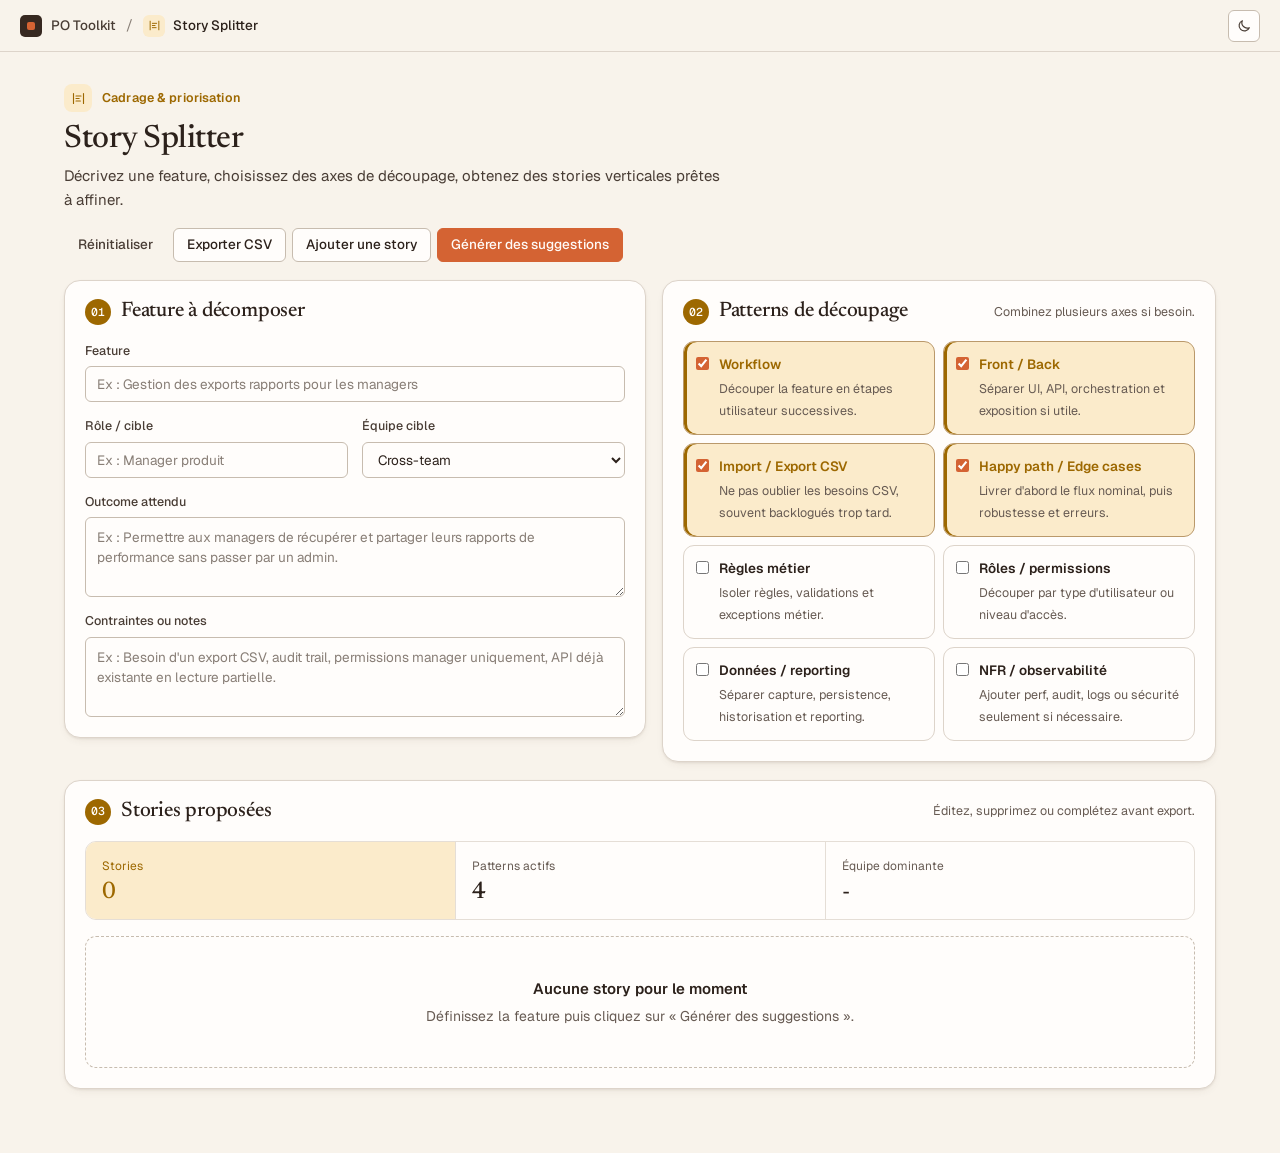
<file: accelerators/html/story-splitter.html>
<!DOCTYPE html>
<html lang="fr">
<head>
<meta charset="UTF-8">
<meta name="viewport" content="width=device-width, initial-scale=1.0">
<title>Story Splitter - PO Toolkit</title>
<link rel="stylesheet" href="app-kit.css">
<script src="app-kit.js"></script>
<style>
  .main { max-width: 1200px; margin: 0 auto; padding: 32px 24px 64px; display: flex; flex-direction: column; gap: 18px; }
  .header { display: flex; align-items: flex-end; justify-content: space-between; gap: 16px; flex-wrap: wrap; }
  .header-actions { display: flex; gap: 6px; flex-wrap: wrap; }

  .layout { display: grid; grid-template-columns: 1.05fr 1fr; gap: 16px; align-items: start; }
  .panel { border: 1px solid var(--border); border-radius: var(--radius-lg); background: var(--surface); box-shadow: var(--shadow-sm); }
  .panel-header { display: flex; align-items: baseline; justify-content: space-between; gap: 16px; padding: 18px 20px 0; }
  .panel-header h3 { display: flex; align-items: baseline; gap: 10px; font-family: var(--font-serif); font-size: 21px; font-weight: 500; }
  .panel-header h3 { align-items: center; }
  .panel-header h3 .step { display: inline-grid; place-items: center; width: 26px; height: 26px; border-radius: 50%; background: var(--app); color: var(--surface); font-family: var(--font-mono); font-size: 11.5px; font-weight: 500; }
  .panel-header .hint { font-size: 12.5px; color: var(--text-3); }
  .panel-body { padding: 16px 20px 20px; }

  .form-grid { display: grid; grid-template-columns: 1fr 1fr; gap: 14px; }
  .field { display: flex; flex-direction: column; gap: 6px; }
  .field.full { grid-column: 1 / -1; }
  .field label { font-size: 12.5px; font-weight: 500; color: var(--text-2); }
  .field input, .field select { width: 100%; height: 36px; padding: 0 11px; }
  .field textarea { width: 100%; min-height: 80px; padding: 9px 11px; resize: vertical; line-height: 1.5; }

  .pattern-grid { display: grid; grid-template-columns: 1fr 1fr; gap: 8px; }
  .pattern-card { display: flex; gap: 10px; align-items: flex-start; padding: 12px; border: 1px solid var(--border); border-radius: var(--radius); background: var(--surface); cursor: pointer; transition: border-color 0.12s, background 0.12s; }
  .pattern-card:hover { border-color: var(--border-strong); background: var(--surface-2); }
  .pattern-card.active { border-color: color-mix(in oklab, var(--app) 55%, var(--border)); background: var(--app-soft); box-shadow: inset 3px 0 0 var(--app); }
  .pattern-card.active strong { color: var(--app); }
  .pattern-card input { margin: 3px 0 0; flex-shrink: 0; }
  .pattern-card strong { display: block; margin-bottom: 2px; font-size: 13.5px; font-weight: 600; }
  .pattern-card span { font-size: 12.5px; line-height: 1.45; color: var(--text-3); }

  .summary { display: grid; grid-template-columns: repeat(3, minmax(0, 1fr)); margin-bottom: 16px; border: 1px solid var(--border-soft); border-radius: var(--radius); overflow: hidden; }
  .summary-card { padding: 12px 16px; border-left: 1px solid var(--border-soft); }
  .summary-card:first-child { border-left: 0; }
  .summary-card .label { font-size: 12px; color: var(--text-3); }
  .summary-card:first-child { background: var(--app-soft); }
  .summary-card:first-child .label, .summary-card:first-child .value { color: var(--app); }
  .summary-card .value { display: block; margin-top: 2px; font-family: var(--font-serif); font-size: 24px; font-weight: 500; line-height: 1.2; }

  .stories { display: grid; gap: 10px; }
  .story-card { --tone: var(--t5-fg); --tone-bg: var(--t5-bg); padding: 16px 16px 16px 18px; border: 1px solid var(--border); border-left: 3px solid var(--tone); border-radius: var(--radius); background: var(--surface); transition: border-color 0.12s; }
  .story-card:hover { border-color: var(--border-strong); }
  .story-head { display: flex; align-items: center; justify-content: space-between; gap: 12px; margin-bottom: 12px; }
  .story-meta { display: flex; align-items: center; gap: 6px; flex-wrap: wrap; }
  .story-badge { display: inline-flex; align-items: center; height: 22px; padding: 0 9px; border-radius: 999px; background: var(--tone-bg); color: var(--tone); font-size: 12px; font-weight: 600; }
  .story-num { font-family: var(--font-mono); font-size: 12px; color: var(--text-4); }
  .story-card.tone-1 { --tone: var(--t1-fg); --tone-bg: var(--t1-bg); }
  .story-card.tone-2 { --tone: var(--t2-fg); --tone-bg: var(--t2-bg); }
  .story-card.tone-3 { --tone: var(--t3-fg); --tone-bg: var(--t3-bg); }
  .story-card.tone-4 { --tone: var(--t4-fg); --tone-bg: var(--t4-bg); }
  .story-card.tone-5 { --tone: var(--t5-fg); --tone-bg: var(--t5-bg); }
  .story-card.tone-6 { --tone: var(--t6-fg); --tone-bg: var(--t6-bg); }
  .story-badge.team { background: var(--surface-3); color: var(--text-2); }
  .story-grid { display: grid; grid-template-columns: 1fr 170px; gap: 12px; }
  .story-grid .field.full { grid-column: 1 / -1; }
  .story-grid textarea { min-height: 64px; }
  .empty { padding: 40px 24px; border: 1px dashed var(--border-strong); border-radius: var(--radius); text-align: center; font-size: 14px; line-height: 1.6; color: var(--text-3); }
  .empty strong { display: block; margin-bottom: 4px; font-size: 15px; font-weight: 600; color: var(--text); }

  @media (max-width: 900px) {
    .layout { grid-template-columns: 1fr; }
  }
  @media (max-width: 720px) {
    .main { padding: 24px 16px 48px; }
    .form-grid, .pattern-grid, .story-grid { grid-template-columns: 1fr; }
  }
</style>
</head>
<body data-app="Story Splitter" data-tint="2" data-icon="split" data-section="Cadrage &amp; priorisation">
  <main class="main">
    <div class="header">
      <div class="kit-head">
        <h1>Story Splitter</h1>
        <p>Décrivez une feature, choisissez des axes de découpage, obtenez des stories verticales prêtes à affiner.</p>
      </div>
      <div class="header-actions">
        <button class="btn-ghost" id="reset-btn">Réinitialiser</button>
        <button class="btn-secondary" id="export-btn">Exporter CSV</button>
        <button class="btn-secondary" id="add-manual-btn">Ajouter une story</button>
        <button class="btn-primary" id="generate-btn">Générer des suggestions</button>
      </div>
    </div>

    <div class="layout">
      <section class="panel">
        <div class="panel-header">
          <h3><span class="step">01</span>Feature à décomposer</h3>
        </div>
        <div class="panel-body">
          <div class="form-grid">
            <div class="field full">
              <label for="feature-title">Feature</label>
              <input id="feature-title" type="text" placeholder="Ex : Gestion des exports rapports pour les managers">
            </div>
            <div class="field">
              <label for="feature-role">Rôle / cible</label>
              <input id="feature-role" type="text" placeholder="Ex : Manager produit">
            </div>
            <div class="field">
              <label for="feature-team">Équipe cible</label>
              <select id="feature-team">
                <option value="Cross-team">Cross-team</option>
                <option value="Front">Front</option>
                <option value="Back">Back</option>
                <option value="Full-stack">Full-stack</option>
                <option value="Data">Data</option>
                <option value="Platform">Platform</option>
              </select>
            </div>
            <div class="field full">
              <label for="feature-outcome">Outcome attendu</label>
              <textarea id="feature-outcome" placeholder="Ex : Permettre aux managers de récupérer et partager leurs rapports de performance sans passer par un admin."></textarea>
            </div>
            <div class="field full">
              <label for="feature-constraints">Contraintes ou notes</label>
              <textarea id="feature-constraints" placeholder="Ex : Besoin d'un export CSV, audit trail, permissions manager uniquement, API déjà existante en lecture partielle."></textarea>
            </div>
          </div>
        </div>
      </section>

      <section class="panel">
        <div class="panel-header">
          <h3><span class="step">02</span>Patterns de découpage</h3>
          <span class="hint">Combinez plusieurs axes si besoin.</span>
        </div>
        <div class="panel-body">
          <div class="pattern-grid" id="pattern-grid"></div>
        </div>
      </section>
    </div>

    <section class="panel">
      <div class="panel-header">
        <h3><span class="step">03</span>Stories proposées</h3>
        <span class="hint">Éditez, supprimez ou complétez avant export.</span>
      </div>
      <div class="panel-body">
        <div class="summary" id="summary"></div>
        <div class="stories" id="stories"></div>
      </div>
    </section>
  </main>

<script>
const STORAGE_KEY = 'po-toolkit-story-splitter-v1';

const PATTERNS = [
  { id: 'workflow', name: 'Workflow', desc: `Découper la feature en étapes utilisateur successives.` },
  { id: 'front_back', name: 'Front / Back', desc: `Séparer UI, API, orchestration et exposition si utile.` },
  { id: 'csv', name: 'Import / Export CSV', desc: `Ne pas oublier les besoins CSV, souvent backlogués trop tard.` },
  { id: 'happy_edge', name: 'Happy path / Edge cases', desc: `Livrer d'abord le flux nominal, puis robustesse et erreurs.` },
  { id: 'rules', name: 'Règles métier', desc: `Isoler règles, validations et exceptions métier.` },
  { id: 'roles', name: 'Rôles / permissions', desc: `Découper par type d'utilisateur ou niveau d'accès.` },
  { id: 'data', name: 'Données / reporting', desc: `Séparer capture, persistence, historisation et reporting.` },
  { id: 'non_functional', name: 'NFR / observabilité', desc: `Ajouter perf, audit, logs ou sécurité seulement si nécessaire.` }
];

const DEFAULT_SELECTED = ['workflow', 'front_back', 'csv', 'happy_edge'];

const state = {
  feature: {
    title: '',
    role: '',
    team: 'Cross-team',
    outcome: '',
    constraints: ''
  },
  selectedPatterns: [...DEFAULT_SELECTED],
  stories: []
};

let nextStoryId = 1;

function slugify(text) {
  return (text || 'story').toLowerCase().replace(/[^a-z0-9]+/g, '-').replace(/^-|-$/g, '');
}

function getFeatureLabel() {
  return state.feature.title.trim() || 'la feature';
}

function getRoleLabel() {
  return state.feature.role.trim() || 'l\'utilisateur cible';
}

function createStory(overrides = {}) {
  return {
    id: overrides.id || `story-${nextStoryId++}`,
    axis: overrides.axis || 'manual',
    title: overrides.title || '',
    team: overrides.team || 'Cross-team',
    scope: overrides.scope || '',
    acceptance: overrides.acceptance || '',
  };
}

function getPatternStories(patternId) {
  const feature = getFeatureLabel();
  const role = getRoleLabel();
  const baseTeam = state.feature.team || 'Cross-team';

  const factories = {
    workflow: () => [
      createStory({
        axis: 'Workflow',
        title: `${feature} – saisir les données d'entrée`,
        team: baseTeam,
        scope: `Permettre à ${role} de lancer le flux depuis l'interface ou le point d'entrée principal.`,
        acceptance: `Le point de départ est visible, actionnable et comprend les champs minimum.`
      }),
      createStory({
        axis: 'Workflow',
        title: `${feature} – afficher le résultat / confirmation`,
        team: baseTeam,
        scope: `Restituer le résultat utile après traitement, avec les informations que l'utilisateur attend.`,
        acceptance: `Le résultat est lisible, les statuts sont explicites et le retour utilisateur est clair.`
      })
    ],
    front_back: () => [
      createStory({
        axis: 'Front / Back',
        title: `${feature} – expérience front`,
        team: 'Front',
        scope: `Construire l'écran, les composants et les états visuels pour exposer la feature.`,
        acceptance: `Le parcours front couvre chargement, succès et erreur avec validations de base.`
      }),
      createStory({
        axis: 'Front / Back',
        title: `${feature} – service back / API`,
        team: 'Back',
        scope: `Exposer la logique serveur, l'endpoint ou le traitement nécessaire au support de la feature.`,
        acceptance: `L'API ou le service retourne les données attendues et gère les erreurs fonctionnelles.`
      })
    ],
    csv: () => [
      createStory({
        axis: 'Import / Export CSV',
        title: `${feature} – export CSV`,
        team: 'Back',
        scope: `Permettre de télécharger un fichier CSV avec colonnes, format et filtrage attendus.`,
        acceptance: `Le CSV respecte le format convenu, les colonnes sont stables et les valeurs sont cohérentes.`
      }),
      createStory({
        axis: 'Import / Export CSV',
        title: `${feature} – import CSV`,
        team: 'Back',
        scope: `Permettre de charger un CSV, contrôler sa structure et remonter les erreurs ligne par ligne.`,
        acceptance: `Les erreurs de format sont lisibles et les lignes valides sont traitées sans ambiguïté.`
      })
    ],
    happy_edge: () => [
      createStory({
        axis: 'Happy path / Edge cases',
        title: `${feature} – happy path`,
        team: baseTeam,
        scope: `Livrer le flux nominal avec les cas standards pour aller vite vers la valeur.`,
        acceptance: `Le cas nominal de bout en bout fonctionne sans traitement des exceptions complexes.`
      }),
      createStory({
        axis: 'Happy path / Edge cases',
        title: `${feature} – erreurs et cas limites`,
        team: baseTeam,
        scope: `Couvrir les erreurs utilisateur, données manquantes, limites et retours d'erreur.`,
        acceptance: `Les principaux cas limites sont traités avec messages clairs et comportements stables.`
      })
    ],
    rules: () => [
      createStory({
        axis: 'Règles métier',
        title: `${feature} – règles principales`,
        team: baseTeam,
        scope: `Implémenter les règles métier cœur qui conditionnent la valeur du flux.`,
        acceptance: `Les règles cœur sont explicites, testables et couvertes par des cas de validation.`
      }),
      createStory({
        axis: 'Règles métier',
        title: `${feature} – exceptions et validations`,
        team: baseTeam,
        scope: `Traiter exceptions, cas de rejet, garde-fous et validations complémentaires.`,
        acceptance: `Les validations remontent des messages compréhensibles et empêchent les états invalides.`
      })
    ],
    roles: () => [
      createStory({
        axis: 'Rôles / permissions',
        title: `${feature} – accès standard`,
        team: baseTeam,
        scope: `Rendre la feature disponible pour le rôle principal cible dans le cadre nominal.`,
        acceptance: `Le rôle principal voit la feature et peut l'utiliser dans les limites prévues.`
      }),
      createStory({
        axis: 'Rôles / permissions',
        title: `${feature} – permissions avancées`,
        team: baseTeam,
        scope: `Ajouter les variantes admin, superviseur ou lecture seule selon le besoin.`,
        acceptance: `Les accès sont filtrés selon les permissions et les actions non autorisées sont bloquées.`
      })
    ],
    data: () => [
      createStory({
        axis: 'Données / reporting',
        title: `${feature} – modèle et persistence`,
        team: 'Back',
        scope: `Créer ou faire évoluer le modèle de données, stockage et historisation utiles.`,
        acceptance: `Les données sont correctement stockées, relues et tracées si nécessaire.`
      }),
      createStory({
        axis: 'Données / reporting',
        title: `${feature} – reporting et lecture`,
        team: 'Data',
        scope: `Exposer les données en lecture, reporting ou agrégats utiles à la feature.`,
        acceptance: `Les vues de lecture ou reporting restituent les bons indicateurs et filtres.`
      })
    ],
    non_functional: () => [
      createStory({
        axis: 'NFR / observabilité',
        title: `${feature} – audit et observabilité`,
        team: 'Platform',
        scope: `Ajouter logs, traces, audit et suivi pour exploiter la feature en production.`,
        acceptance: `Les événements importants sont tracés et les incidents sont investigables.`
      }),
      createStory({
        axis: 'NFR / observabilité',
        title: `${feature} – performance et sécurité`,
        team: 'Platform',
        scope: `Traiter limites de performance, contrôle d'accès et sécurisation minimale.`,
        acceptance: `Les contrôles de sécurité essentiels et la perf minimale attendue sont couverts.`
      })
    ]
  };

  return factories[patternId] ? factories[patternId]() : [];
}

function dedupeStories(stories) {
  const seen = new Set();
  return stories.filter(story => {
    const key = slugify(`${story.axis}-${story.title}`);
    if (seen.has(key)) return false;
    seen.add(key);
    return true;
  });
}

function renderPatterns() {
  const container = document.getElementById('pattern-grid');
  container.innerHTML = PATTERNS.map(pattern => `
    <label class="pattern-card ${state.selectedPatterns.includes(pattern.id) ? 'active' : ''}">
      <input type="checkbox" data-pattern-id="${pattern.id}" ${state.selectedPatterns.includes(pattern.id) ? 'checked' : ''}>
      <div>
        <strong>${pattern.name}</strong>
        <span>${pattern.desc}</span>
      </div>
    </label>
  `).join('');
}

function renderSummary() {
  const total = state.stories.length;
  const byTeam = state.stories.reduce((acc, story) => {
    acc[story.team] = (acc[story.team] || 0) + 1;
    return acc;
  }, {});
  const mainTeam = Object.entries(byTeam).sort((a, b) => b[1] - a[1])[0]?.[0] || '-';

  document.getElementById('summary').innerHTML = `
    <div class="summary-card">
      <span class="label">Stories</span>
      <span class="value">${total}</span>
    </div>
    <div class="summary-card">
      <span class="label">Patterns actifs</span>
      <span class="value">${state.selectedPatterns.length}</span>
    </div>
    <div class="summary-card">
      <span class="label">Équipe dominante</span>
      <span class="value">${mainTeam}</span>
    </div>
  `;
}

function axisTone(axis) {
  let h = 0;
  for (const c of String(axis)) h = (h * 31 + c.charCodeAt(0)) >>> 0;
  return (h % 6) + 1;
}

function renderStories() {
  const container = document.getElementById('stories');
  if (state.stories.length === 0) {
    container.innerHTML = `<div class="empty"><strong>Aucune story pour le moment</strong>Définissez la feature puis cliquez sur « Générer des suggestions ».</div>`;
    renderSummary();
    return;
  }

  container.innerHTML = state.stories.map((story, index) => `
    <article class="story-card tone-${axisTone(story.axis)}" data-story-id="${story.id}">
      <div class="story-head">
        <div class="story-meta">
          <span class="story-num">${String(index + 1).padStart(2, '0')}</span>
          <span class="story-badge">${story.axis}</span>
          <span class="story-badge team">${story.team}</span>
        </div>
        <button class="btn-ghost btn-small" data-remove-story="${story.id}">Supprimer</button>
      </div>
      <div class="story-grid">
        <div class="field">
          <label>Titre de story</label>
          <input type="text" data-field="title" value="${escapeHtml(story.title)}">
        </div>
        <div class="field">
          <label>Équipe</label>
          <select data-field="team">
            ${['Cross-team', 'Front', 'Back', 'Full-stack', 'Data', 'Platform'].map(team => `<option value="${team}" ${story.team === team ? 'selected' : ''}>${team}</option>`).join('')}
          </select>
        </div>
        <div class="field full">
          <label>Scope</label>
          <textarea data-field="scope">${escapeHtml(story.scope)}</textarea>
        </div>
        <div class="field full">
          <label>Critères d'acceptation</label>
          <textarea data-field="acceptance">${escapeHtml(story.acceptance)}</textarea>
        </div>
      </div>
    </article>
  `).join('');

  renderSummary();
}

function saveState() {
  localStorage.setItem(STORAGE_KEY, JSON.stringify({
    state,
    nextStoryId
  }));
}

function loadState() {
  const raw = localStorage.getItem(STORAGE_KEY);
  if (!raw) return;
  try {
    const parsed = JSON.parse(raw);
    if (parsed.state) {
      Object.assign(state.feature, parsed.state.feature || {});
      state.selectedPatterns = Array.isArray(parsed.state.selectedPatterns) ? parsed.state.selectedPatterns : [...DEFAULT_SELECTED];
      state.stories = Array.isArray(parsed.state.stories) ? parsed.state.stories : [];
    }
    nextStoryId = Number.isFinite(parsed.nextStoryId) ? parsed.nextStoryId : 1;
  } catch (error) {
    console.warn('Story splitter state could not be restored', error);
  }
}

function syncFormFromState() {
  document.getElementById('feature-title').value = state.feature.title;
  document.getElementById('feature-role').value = state.feature.role;
  document.getElementById('feature-team').value = state.feature.team;
  document.getElementById('feature-outcome').value = state.feature.outcome;
  document.getElementById('feature-constraints').value = state.feature.constraints;
}

function updateFeatureField(field, value) {
  state.feature[field] = value;
  saveState();
}

function regenerateStories() {
  const generated = state.selectedPatterns.flatMap(patternId => getPatternStories(patternId));
  state.stories = dedupeStories(generated);
  renderStories();
  saveState();
}

function addManualStory() {
  state.stories.push(createStory({
    axis: 'Manuel',
    title: `${getFeatureLabel()} – story complémentaire`,
    team: state.feature.team || 'Cross-team',
    scope: '',
    acceptance: ''
  }));
  renderStories();
  saveState();
}

function removeStory(storyId) {
  state.stories = state.stories.filter(story => story.id !== storyId);
  renderStories();
  saveState();
}

function updateStory(storyId, field, value) {
  const story = state.stories.find(entry => entry.id === storyId);
  if (!story) return;
  story[field] = value;
  renderSummary();
  saveState();
}

function exportCsv() {
  const rows = [
    ['feature', 'axis', 'story_title', 'team', 'scope', 'acceptance']
  ];

  state.stories.forEach(story => {
    rows.push([
      state.feature.title || 'Feature',
      story.axis,
      story.title,
      story.team,
      story.scope,
      story.acceptance
    ]);
  });

  const csv = '\uFEFF' + rows.map(row => row.map(toCsvCell).join(',')).join('\n');
  downloadFile(csv, `${slugify(state.feature.title || 'story-splitter')}.csv`, 'text/csv;charset=utf-8;');
}

function toCsvCell(value) {
  const normalized = String(value || '').replace(/"/g, '""');
  return `"${normalized}"`;
}

function downloadFile(content, fileName, mimeType) {
  const blob = new Blob([content], { type: mimeType });
  const url = URL.createObjectURL(blob);
  const link = document.createElement('a');
  link.href = url;
  link.download = fileName;
  link.click();
  URL.revokeObjectURL(url);
}

function escapeHtml(value) {
  return String(value || '')
    .replace(/&/g, '&amp;')
    .replace(/</g, '&lt;')
    .replace(/>/g, '&gt;')
    .replace(/"/g, '&quot;');
}

function resetAll() {
  if (!confirm('Réinitialiser la feature et les stories générées ?')) return;
  state.feature = {
    title: '',
    role: '',
    team: 'Cross-team',
    outcome: '',
    constraints: ''
  };
  state.selectedPatterns = [...DEFAULT_SELECTED];
  state.stories = [];
  nextStoryId = 1;
  syncFormFromState();
  renderPatterns();
  renderStories();
  saveState();
}

function bindEvents() {
  document.getElementById('feature-title').addEventListener('input', event => updateFeatureField('title', event.target.value));
  document.getElementById('feature-role').addEventListener('input', event => updateFeatureField('role', event.target.value));
  document.getElementById('feature-team').addEventListener('change', event => updateFeatureField('team', event.target.value));
  document.getElementById('feature-outcome').addEventListener('input', event => updateFeatureField('outcome', event.target.value));
  document.getElementById('feature-constraints').addEventListener('input', event => updateFeatureField('constraints', event.target.value));

  document.getElementById('pattern-grid').addEventListener('change', event => {
    const patternId = event.target.dataset.patternId;
    if (!patternId) return;

    if (event.target.checked) {
      if (!state.selectedPatterns.includes(patternId)) state.selectedPatterns.push(patternId);
    } else {
      state.selectedPatterns = state.selectedPatterns.filter(id => id !== patternId);
    }

    renderPatterns();
    saveState();
  });

  document.getElementById('stories').addEventListener('input', event => {
    const storyCard = event.target.closest('[data-story-id]');
    if (!storyCard) return;
    const storyId = storyCard.dataset.storyId;
    const field = event.target.dataset.field;
    if (!field) return;
    updateStory(storyId, field, event.target.value);
  });

  document.getElementById('stories').addEventListener('change', event => {
    const storyCard = event.target.closest('[data-story-id]');
    if (!storyCard) return;
    const storyId = storyCard.dataset.storyId;
    const field = event.target.dataset.field;
    if (!field) return;
    updateStory(storyId, field, event.target.value);
  });

  document.getElementById('stories').addEventListener('click', event => {
    const removeButton = event.target.closest('[data-remove-story]');
    if (!removeButton) return;
    removeStory(removeButton.dataset.removeStory);
  });

  document.getElementById('generate-btn').addEventListener('click', regenerateStories);
  document.getElementById('add-manual-btn').addEventListener('click', addManualStory);
  document.getElementById('export-btn').addEventListener('click', exportCsv);
  document.getElementById('reset-btn').addEventListener('click', resetAll);
}

function init() {
  loadState();
  syncFormFromState();
  renderPatterns();
  renderStories();
  bindEvents();
}

init();
</script>
</body>
</html>
</file>
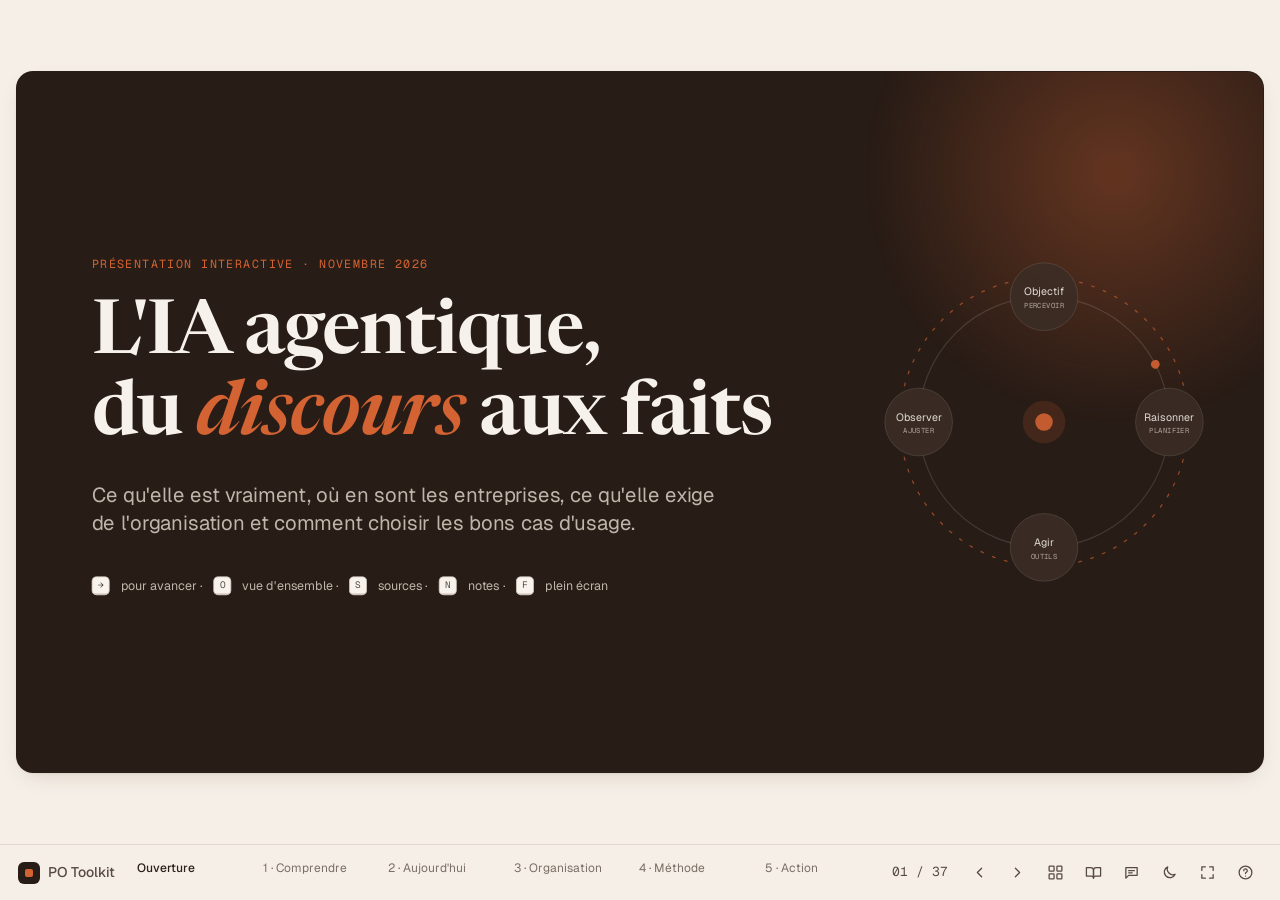
<file: site/presentations/ia-agentique.html>
<!DOCTYPE html>
<html lang="fr">
<head>
<meta charset="UTF-8">
<meta name="viewport" content="width=device-width, initial-scale=1.0">
<title>IA agentique · Présentation interactive</title>
<meta name="description" content="L'IA agentique : ce qu'elle est, où en sont les entreprises, les conditions organisationnelles du succès et les méthodes pour identifier les bons cas d'usage.">
<script>
  (function () {
    var t = null;
    try { t = localStorage.getItem('po-toolkit-theme'); } catch (e) {}
    if (t !== 'light' && t !== 'dark') t = window.matchMedia && window.matchMedia('(prefers-color-scheme: dark)').matches ? 'dark' : 'light';
    document.documentElement.setAttribute('data-theme', t);
  })();
</script>
<link rel="preconnect" href="https://fonts.googleapis.com">
<link rel="preconnect" href="https://fonts.gstatic.com" crossorigin>
<link href="https://fonts.googleapis.com/css2?family=Geist:wght@400;500;600&family=Geist+Mono:wght@400;500&family=Newsreader:ital,opsz,wght@0,6..72,500;0,6..72,600;1,6..72,500;1,6..72,600&display=swap" rel="stylesheet">
<link rel="stylesheet" href="deck.css">
<link rel="icon" href="data:image/svg+xml,%3Csvg xmlns='http://www.w3.org/2000/svg' viewBox='0 0 32 32'%3E%3Crect width='32' height='32' rx='7' fill='%23352a24'/%3E%3Crect x='11' y='11' width='10' height='10' rx='2.5' fill='%23d95f36'/%3E%3C/svg%3E">
<style>
  /* ---------- Cover ---------- */
  .cover { justify-content: center; gap: 30px; }
  .cover h1 { max-width: 960px; font-size: 96px; }
  .cover .loop-bg { position: absolute; right: 56px; top: 50%; transform: translateY(-50%); width: 450px; height: 450px; opacity: .9; }
  .cover .meta { display: flex; gap: 26px; font-family: var(--font-mono); font-size: 15px; color: var(--on-ink-2); }
  .cover .start { margin-top: 18px; display: flex; gap: 14px; align-items: center; font-size: 16px; color: var(--on-ink-2); }
  .loop-ring { fill: none; stroke: oklch(1 0 0 / .14); stroke-width: 2; }
  .loop-ring.dash { stroke: var(--accent); stroke-dasharray: 6 14; animation: spin 30s linear infinite; transform-origin: 280px 280px; stroke-opacity: .7; }
  @keyframes spin { to { transform: rotate(360deg); } }
  .loop-node circle { fill: var(--ink-2); stroke: oklch(1 0 0 / .2); }
  .loop-node text { fill: var(--on-ink); font-family: var(--font-sans); font-size: 17px; text-anchor: middle; }
  .loop-node .sub { fill: var(--on-ink-2); font-family: var(--font-mono); font-size: 11.5px; letter-spacing: .06em; }
  .loop-core { fill: var(--accent); }

  /* ---------- Agenda ---------- */
  .agenda { display: grid; grid-template-columns: repeat(5, 1fr); gap: 16px; margin-top: 6px; }
  .agenda button { text-align: left; background: var(--surface-2); border: 1px solid var(--border); border-radius: 16px; padding: 22px; display: flex; flex-direction: column; gap: 12px; min-height: 300px; transition: transform .25s var(--ease), border-color .25s; }
  .agenda button:hover { transform: translateY(-4px); border-color: var(--accent); }
  .agenda .n { font-family: var(--font-serif); font-size: 64px; color: var(--accent); line-height: 1; }
  .agenda .t { font-family: var(--font-serif); font-size: 25px; font-weight: 600; line-height: 1.15; color: var(--text); }
  .agenda .d { font-size: 16px; color: var(--text-3); }
  .messages { display: grid; grid-template-columns: repeat(3, 1fr); gap: 16px; }
  .messages div { border-left: 3px solid var(--accent); padding: 4px 0 4px 16px; font-size: 19px; color: var(--text-2); }
  .messages b { display: block; color: var(--text); font-size: 20px; margin-bottom: 4px; }

  /* ---------- Chapter divider ---------- */
  .divider { justify-content: center; }
  .divider .big { font-family: var(--font-serif); font-size: 300px; line-height: .8; color: var(--accent); position: absolute; right: 90px; bottom: 40px; opacity: .9; }
  .divider h2 { font-size: 84px; max-width: 1050px; }
  .divider .q { display: flex; flex-direction: column; gap: 10px; font-size: 22px; color: var(--on-ink-2); max-width: 900px; }
  .divider .q span::before { content: '→ '; color: var(--accent); }

  /* ---------- Definition / trace ---------- */
  .def-quote { font-family: var(--font-serif); font-size: 40px; line-height: 1.2; max-width: 1200px; }
  .def-quote em { color: var(--accent); }
  .loop-light .loop-ring { stroke: var(--border-strong); }
  .loop-light .loop-node circle { fill: var(--surface); stroke: var(--border-strong); stroke-width: 1.5; transition: all .25s; }
  .loop-light .loop-node text { fill: var(--text); }
  .loop-light .loop-node .sub { fill: var(--text-3); }
  .loop-light .loop-node { cursor: pointer; }
  .loop-light .loop-node.is-on circle { fill: var(--accent-soft); stroke: var(--accent); stroke-width: 2.5; }
  .trace { background: var(--ink); color: var(--on-ink); border-radius: 16px; padding: 22px 24px; font-family: var(--font-mono); font-size: 15.5px; line-height: 1.6; display: flex; flex-direction: column; gap: 6px; min-height: 420px; }
  .trace .line { opacity: 0; transform: translateX(-6px); transition: all .35s var(--ease); display: flex; gap: 12px; }
  .trace .line.on { opacity: 1; transform: none; }
  .trace .k { flex: none; width: 92px; text-transform: uppercase; font-size: 12px; letter-spacing: .08em; padding-top: 3px; }
  .trace .k.goal { color: oklch(0.8 0.12 80); } .trace .k.think { color: oklch(0.78 0.08 245); }
  .trace .k.act { color: var(--accent); } .trace .k.obs { color: oklch(0.78 0.11 150); } .trace .k.human { color: oklch(0.8 0.12 330); }
  .trace .v { color: var(--on-ink-2); } .trace .v b { color: var(--on-ink); font-weight: 500; }
  .trace-head { display: flex; justify-content: space-between; align-items: center; color: var(--on-ink-2); font-size: 12.5px; letter-spacing: .06em; text-transform: uppercase; border-bottom: 1px solid oklch(1 0 0 / .1); padding-bottom: 10px; margin-bottom: 6px; }
  .trace-head button { color: var(--accent); font-family: var(--font-mono); font-size: 12.5px; letter-spacing: .06em; text-transform: uppercase; }

  /* ---------- Is / isn't ---------- */
  .compare { display: grid; grid-template-columns: repeat(5, 1fr); gap: 14px; }
  .compare button { text-align: left; border: 1px solid var(--border); background: var(--surface-2); border-radius: 14px; padding: 18px; display: flex; flex-direction: column; gap: 8px; transition: all .25s var(--ease); }
  .compare button.is-on { background: var(--ink); color: var(--on-ink); border-color: var(--ink); transform: translateY(-4px); }
  .compare .t { font-family: var(--font-serif); font-size: 24px; font-weight: 600; line-height: 1.1; }
  .compare .s { font-size: 14.5px; color: var(--text-3); }
  .compare button.is-on .s { color: var(--on-ink-2); }
  .compare-detail { display: grid; grid-template-columns: 1.1fr 1fr 1fr; gap: 18px; }
  .compare-detail .card { min-height: 190px; }
  .verdict { font-family: var(--font-mono); font-size: 13px; letter-spacing: .06em; text-transform: uppercase; }

  /* ---------- Autonomy spectrum ---------- */
  .spectrum-scale { display: grid; grid-template-columns: repeat(6, 1fr); gap: 8px; }
  .spectrum-scale button { border-radius: 12px; padding: 14px 12px; background: var(--surface-2); border: 1px solid var(--border); text-align: left; display: flex; flex-direction: column; gap: 4px; transition: all .25s var(--ease); position: relative; }
  .spectrum-scale button .l { font-family: var(--font-mono); font-size: 12px; color: var(--text-3); }
  .spectrum-scale button .t { font-size: 17px; font-weight: 500; line-height: 1.2; }
  .spectrum-scale button.is-on { background: var(--accent); color: var(--on-accent); border-color: var(--accent); }
  .spectrum-scale button.is-on .l { color: var(--on-accent); opacity: .8; }
  .spectrum-scale button.is-agent::after { content: 'agentique'; position: absolute; top: -11px; right: 10px; font-family: var(--font-mono); font-size: 10.5px; letter-spacing: .08em; text-transform: uppercase; background: var(--ink); color: var(--on-ink); padding: 2px 7px; border-radius: 999px; }
  .gradient-bar { height: 8px; border-radius: 8px; background: linear-gradient(90deg, var(--good), var(--warn), var(--bad)); position: relative; }
  .gradient-labels { display: flex; justify-content: space-between; font-family: var(--font-mono); font-size: 12.5px; color: var(--text-3); }
  .spec-detail { display: grid; grid-template-columns: 1.3fr 1fr 1fr 1fr; gap: 16px; }
  .spec-detail .card { min-height: 210px; }
  .spec-detail .card h4 { font-family: var(--font-mono); font-size: 12.5px; letter-spacing: .08em; text-transform: uppercase; color: var(--text-3); font-weight: 500; }

  /* ---------- Stack ---------- */
  .stack { display: flex; flex-direction: column; gap: 8px; }
  .stack button { display: grid; grid-template-columns: 70px 300px 1fr; gap: 18px; align-items: center; text-align: left; padding: 14px 20px; border-radius: 12px; background: var(--surface-2); border: 1px solid var(--border); transition: all .25s var(--ease); }
  .stack button:hover { border-color: var(--accent-border); }
  .stack button.is-on { background: var(--accent-soft); border-color: var(--accent); transform: translateX(8px); }
  .stack .y { font-family: var(--font-mono); font-size: 14px; color: var(--accent-text); }
  .stack .t { font-family: var(--font-serif); font-size: 23px; font-weight: 600; }
  .stack .d { font-size: 16.5px; color: var(--text-2); }
  .stack button.top { background: var(--ink); color: var(--on-ink); border-color: var(--ink); }
  .stack button.top .d { color: var(--on-ink-2); }
  .stack button.top .y { color: var(--accent); }

  /* ---------- Compound ---------- */
  .compound-out { display: flex; flex-direction: column; gap: 6px; }
  .compound-out .big-num { font-size: 150px; transition: color .3s; margin-top: 18px; }
  .compound-chart { width: 100%; height: 300px; }
  .compound-chart .axis { stroke: var(--border-strong); stroke-width: 1; }
  .compound-chart .grid { stroke: var(--border); stroke-width: 1; stroke-dasharray: 2 4; }
  .compound-chart .curve { fill: none; stroke: var(--accent); stroke-width: 2.5; }
  .compound-chart .curve2 { fill: none; stroke: var(--good); stroke-width: 2.5; stroke-dasharray: 6 5; }
  .compound-chart text { fill: var(--text-3); font-family: var(--font-mono); font-size: 12px; }
  .compound-chart .pt { fill: var(--accent); stroke: var(--surface); stroke-width: 3; }
  .toggle { display: inline-flex; gap: 12px; align-items: center; font-size: 17px; color: var(--text-2); cursor: pointer; user-select: none; }
  .toggle input { appearance: none; width: 44px; height: 24px; border-radius: 24px; background: var(--surface-3); position: relative; cursor: pointer; transition: background .2s; border: 1px solid var(--border-strong); }
  .toggle input::after { content: ''; position: absolute; top: 2px; left: 2px; width: 18px; height: 18px; border-radius: 50%; background: var(--surface); box-shadow: 0 1px 3px oklch(0 0 0 / .3); transition: transform .2s var(--ease); }
  .toggle input:checked { background: var(--good); border-color: var(--good); }
  .toggle input:checked::after { transform: translateX(20px); }

  /* ---------- Data pipeline (1.6) ---------- */
  .pipe { display: flex; flex-direction: column; gap: 10px; }
  .pipe-zones { display: grid; grid-template-columns: 2fr 1fr; gap: 80px; padding: 0 0 0 0; }
  .pipe-zones .z { font-family: var(--font-mono); font-size: 13px; letter-spacing: .04em; padding: 0 0 8px; border-bottom: 3px solid var(--accent); color: var(--accent-text); }
  .pipe-zones .z.sys { border-color: var(--blue); color: var(--blue); }
  .pipe-row { display: grid; grid-template-columns: 1fr 64px 1fr 96px 1fr; align-items: stretch; }
  .pipe-step { border-radius: 18px; padding: 22px 24px; display: flex; flex-direction: column; gap: 10px; }
  .pipe-step > .tag { align-self: flex-start; }
  .pipe-step h3 { font-size: 28px; }
  .pipe-step p { font-size: 17.5px; color: var(--text-2); }
  .pipe-step .eg { display: flex; flex-wrap: wrap; gap: 6px; }
  .pipe-step.in { background: var(--accent-soft); }
  .pipe-step.agent { background: var(--ink); color: var(--on-ink); box-shadow: 0 0 0 4px color-mix(in oklch, var(--accent) 35%, transparent); }
  .pipe-step.agent p { color: var(--on-ink-2); }
  .pipe-step.agent strong { color: var(--on-ink); }
  .pipe-step.agent .tag { background: var(--accent); color: var(--on-accent); }
  .pipe-step.sys { background: var(--blue-soft); }
  .tag.blue { background: var(--surface); color: var(--blue); }
  .pipe-arrow { position: relative; display: flex; flex-direction: column; align-items: center; justify-content: center; gap: 8px; }
  .pipe-arrow span { width: 70%; height: 3px; background: var(--border-strong); position: relative; overflow: hidden; border-radius: 3px; }
  .pipe-arrow span::after { content: ''; position: absolute; top: 0; left: -30%; width: 30%; height: 100%; background: var(--accent); animation: flowx 1.6s linear infinite; }
  .pipe-arrow::after { content: ''; position: absolute; right: 12%; top: 50%; width: 10px; height: 10px; border-top: 3px solid var(--border-strong); border-right: 3px solid var(--border-strong); transform: translateY(-50%) rotate(45deg); }
  .pipe-arrow.out::after { top: calc(50% - 22px); }
  .pipe-arrow.out span { margin-top: 0; }
  .pipe-arrow small { font-family: var(--font-mono); font-size: 11.5px; color: var(--text-3); text-align: center; line-height: 1.3; }
  @keyframes flowx { to { left: 100%; } }
  /* ---------- Data ---------- */
  .data-split { display: grid; grid-template-columns: 1fr 120px 1fr; gap: 0; align-items: stretch; }
  .data-col { border-radius: 18px; padding: 26px; display: flex; flex-direction: column; gap: 14px; }
  .data-col.structured { background: var(--blue-soft); }
  .data-col.unstructured { background: var(--accent-soft); }
  .data-col h3 { font-size: 32px; }
  .data-col .eg { display: flex; flex-wrap: wrap; gap: 8px; }
  .data-col .verdict-box { margin-top: auto; padding: 16px 18px; border-radius: 12px; background: var(--surface); font-size: 18px; color: var(--text-2); }
  .data-col .verdict-box b { color: var(--text); }
  .data-mid { display: flex; flex-direction: column; align-items: center; justify-content: center; gap: 8px; font-family: var(--font-mono); font-size: 12px; color: var(--text-3); text-align: center; }
  .data-mid .vs { font-family: var(--font-serif); font-size: 36px; color: var(--text); font-style: italic; }
  .evidence { display: grid; grid-template-columns: repeat(3, 1fr); gap: 16px; }
  .evidence .card { gap: 6px; padding: 18px 20px; }
  .evidence b.n { font-family: var(--font-serif); font-size: 40px; color: var(--accent); line-height: 1; font-weight: 600; }
  .grid-pattern { background-image: linear-gradient(var(--border) 1px, transparent 1px), linear-gradient(90deg, var(--border) 1px, transparent 1px); background-size: 22px 22px; }

  /* ---------- Use-case explorer ---------- */
  .uc-layout { display: grid; grid-template-columns: 1fr 520px; gap: 26px; flex: 1; min-height: 0; }
  .uc-list { display: grid; grid-template-columns: 1fr 1fr; gap: 10px; align-content: start; }
  .uc-list button { display: flex; align-items: center; gap: 12px; text-align: left; padding: 13px 16px; border-radius: 12px; background: var(--surface-2); border: 1px solid var(--border); font-size: 17px; transition: all .2s var(--ease); }
  .uc-list button.is-on { border-color: var(--text); box-shadow: 0 0 0 1px var(--text); }
  .uc-list button.is-dim { opacity: .3; }
  .uc-list .dot { width: 12px; height: 12px; border-radius: 50%; flex: none; }
  .dot.good { background: var(--good); } .dot.warn { background: var(--warn); } .dot.bad { background: var(--bad); }
  .uc-detail { border-radius: 18px; background: var(--surface-2); border: 1px solid var(--border); padding: 26px; display: flex; flex-direction: column; gap: 14px; }
  .uc-detail h3 { font-size: 30px; }
  .uc-detail .why { font-size: 18px; color: var(--text-2); }
  .uc-detail .crit { display: grid; grid-template-columns: 1fr auto; gap: 8px 14px; font-size: 15.5px; color: var(--text-2); }
  .meter { display: inline-flex; gap: 3px; }
  .meter i { width: 16px; height: 8px; border-radius: 2px; background: var(--surface-3); }
  .meter i.on { background: var(--text-2); }

  /* ---------- SI ecosystem ---------- */
  .si { position: relative; width: 860px; height: 600px; flex: none; }
  .si svg { position: absolute; inset: 0; }
  .si .link { stroke: var(--border-strong); stroke-width: 1.5; stroke-dasharray: 4 6; fill: none; }
  .si .link.is-on { stroke: var(--accent); stroke-width: 2.5; stroke-dasharray: none; }
  .si .flow { fill: var(--accent); }
  .si-node { position: absolute; transform: translate(-50%, -50%); padding: 10px 14px; border-radius: 12px; background: var(--surface); border: 1px solid var(--border-strong); font-size: 15.5px; text-align: center; min-width: 140px; transition: all .2s var(--ease); box-shadow: var(--shadow); }
  .si-node small { display: block; font-family: var(--font-mono); font-size: 11px; color: var(--text-3); letter-spacing: .04em; }
  .si-node:hover, .si-node.is-on { border-color: var(--accent); background: var(--accent-soft); }
  .si-node.core { background: var(--ink); color: var(--on-ink); border-color: var(--ink); min-width: 190px; padding: 18px; font-family: var(--font-serif); font-size: 24px; }
  .si-node.core small { color: var(--on-ink-2); }
  .si-node.core::before { content: ''; position: absolute; inset: -10px; border-radius: 18px; border: 2px solid var(--accent); opacity: .5; animation: ping 2.4s var(--ease) infinite; }
  @keyframes ping { 0% { transform: scale(.95); opacity: .6; } 100% { transform: scale(1.18); opacity: 0; } }
  .si-panel { display: flex; flex-direction: column; gap: 14px; }

  /* ---------- Examples ---------- */
  .tabs { display: flex; gap: 6px; padding: 5px; background: var(--surface-3); border-radius: 12px; width: fit-content; }
  .tabs button { padding: 9px 18px; border-radius: 9px; font-size: 17px; color: var(--text-2); }
  .tabs button.is-on { background: var(--surface); color: var(--text); box-shadow: var(--shadow); }
  .ex-grid { display: grid; grid-template-columns: repeat(3, 1fr); gap: 16px; }
  .ex-grid .card { min-height: 300px; }
  .ex-grid .card .k { display: flex; justify-content: space-between; align-items: center; }
  .ex-grid .card .fig { font-family: var(--font-serif); font-size: 34px; color: var(--text); font-weight: 600; line-height: 1; }
  .ex-pane { display: none; } .ex-pane.is-on { display: grid; }

  /* ---------- Hype vs facts ---------- */
  .flip-grid { display: grid; grid-template-columns: repeat(3, 1fr); gap: 18px; flex: 1; }
  .flip { perspective: 1400px; cursor: pointer; min-height: 240px; }
  .flip-in { position: relative; width: 100%; height: 100%; transition: transform .7s var(--ease); transform-style: preserve-3d; }
  .flip.is-on .flip-in { transform: rotateY(180deg); }
  .flip-face { position: absolute; inset: 0; backface-visibility: hidden; border-radius: 16px; padding: 24px; display: flex; flex-direction: column; gap: 10px; }
  .flip-front { background: var(--surface-2); border: 1px solid var(--border); }
  .flip-front .q { font-family: var(--font-serif); font-size: 29px; line-height: 1.15; font-style: italic; color: var(--text); }
  .flip-back { background: var(--ink); color: var(--on-ink); transform: rotateY(180deg); font-size: 17.5px; }
  .flip-back b.n { font-family: var(--font-serif); font-size: 46px; color: var(--accent); line-height: 1; font-weight: 600; }
  .flip-back .cite { color: var(--on-ink-2); margin-top: auto; }
  .flip-front .tag { align-self: flex-start; }
  .flip-front .turn { margin-top: auto; }

  /* ---------- Charts (bars) ---------- */
  .hbars { display: flex; flex-direction: column; gap: 12px; }
  .hbar { display: grid; grid-template-columns: 380px 1fr 70px; gap: 16px; align-items: center; font-size: 16.5px; cursor: default; }
  .hbar .lab { color: var(--text-2); line-height: 1.25; }
  .hbar .lab small { display: block; font-family: var(--font-mono); font-size: 11.5px; color: var(--text-3); }
  .hbar .track { height: 26px; position: relative; }
  .hbar .fillb { position: absolute; left: 0; top: 0; bottom: 0; width: 0; border-radius: 0 4px 4px 0; background: var(--accent); }
  .slide.is-active .grown .fillb { width: var(--w); transition: width 1.1s var(--ease) .25s; }
  .gbar, .b1027 { transform: scale(1, 0); }
  .b1027 { transform: scale(0, 1); }
  .slide.is-active .gbar, .slide.is-active .b1027 { transform: none; transition: transform 1s var(--ease) calc(.3s + var(--d, 0s)); }
  .hbar .fillb.neutral { background: var(--text-3); opacity: .55; }
  .hbar .val { font-family: var(--font-mono); font-size: 17px; color: var(--text); text-align: right; font-variant-numeric: tabular-nums; }
  .hbar:hover .lab { color: var(--text); }
  .hbar.is-hl .fillb { box-shadow: 0 0 0 2px var(--surface), 0 0 0 4px var(--accent); }
  .legend { display: flex; gap: 20px; font-size: 15px; color: var(--text-2); }
  .legend span { display: inline-flex; align-items: center; gap: 8px; }
  .legend i { width: 14px; height: 14px; border-radius: 3px; background: var(--accent); }
  .legend i.neutral { background: var(--text-3); opacity: .55; }
  #cap-bars { gap: 30px; }
  #cap-bars .hbar .track { height: 44px; }
  .tip { position: fixed; z-index: 50; pointer-events: none; background: var(--ink); color: var(--on-ink); font-size: 13.5px; padding: 8px 11px; border-radius: 8px; max-width: 320px; opacity: 0; transition: opacity .15s; }
  .tip.on { opacity: 1; }

  /* ---------- Perception gap ---------- */
  .gap-chart { height: 380px; }

  /* ---------- Studies explorer ---------- */
  .studies { display: grid; grid-template-columns: 470px 1fr; gap: 24px; flex: 1; min-height: 0; }
  .study-list { display: flex; flex-direction: column; gap: 8px; }
  .study-list button { display: grid; grid-template-columns: 1fr auto; gap: 4px 12px; text-align: left; padding: 12px 16px; border-radius: 12px; border: 1px solid var(--border); background: var(--surface-2); transition: all .2s var(--ease); }
  .study-list button .t { font-size: 16.5px; font-weight: 500; }
  .study-list button .s { font-family: var(--font-mono); font-size: 11.5px; color: var(--text-3); grid-column: 1; }
  .study-list button .e { grid-row: 1 / span 2; grid-column: 2; align-self: center; font-family: var(--font-mono); font-size: 16px; }
  .study-list button .e.pos { color: var(--good); } .study-list button .e.neg { color: var(--bad); } .study-list button .e.mix { color: var(--warn); }
  .study-list button.is-on { border-color: var(--accent); background: var(--accent-soft); }
  .study-detail { border-radius: 18px; background: var(--surface-2); border: 1px solid var(--border); padding: 30px; display: flex; flex-direction: column; gap: 16px; }
  .study-detail .head { display: flex; gap: 10px; flex-wrap: wrap; }
  .study-detail h3 { font-size: 34px; }
  .study-detail .fig { font-family: var(--font-serif); font-size: 84px; line-height: 1; color: var(--accent); font-weight: 600; }
  .study-detail .fig small { font-size: 26px; color: var(--text-2); font-family: var(--font-sans); font-weight: 400; margin-left: 10px; }
  .study-detail p { font-size: 19px; color: var(--text-2); }
  .study-detail .take { margin-top: auto; padding: 16px 18px; border-left: 3px solid var(--accent); background: var(--surface); border-radius: 0 10px 10px 0; font-size: 18px; }

  /* ---------- Org before/after ---------- */
  .org { display: grid; grid-template-columns: 1fr 1fr; gap: 26px; }
  .org-pane { border-radius: 18px; padding: 22px 24px; display: flex; flex-direction: column; gap: 16px; border: 1px solid var(--border); transition: all .4s var(--ease); }
  .org-pane.before { background: var(--surface-2); }
  .org-pane.after { background: var(--accent-soft); border-color: var(--accent-border); }
  .chain { display: flex; align-items: center; gap: 6px; flex-wrap: nowrap; }
  .chain span { padding: 10px 12px; border-radius: 10px; background: var(--surface); border: 1px solid var(--border-strong); font-size: 15px; white-space: nowrap; }
  .chain i { color: var(--text-3); font-style: normal; }
  .squad { display: grid; grid-template-columns: 172px 104px 1fr; gap: 0; align-items: center; }
  .squad .lbl { font-family: var(--font-mono); font-size: 11.5px; letter-spacing: .05em; text-transform: uppercase; color: var(--accent-text); }
  .squad .humans { display: flex; flex-direction: column; gap: 8px; }
  .squad .humans span:not(.lbl) { padding: 8px 12px; border-radius: 10px; background: var(--ink); color: var(--on-ink); font-size: 14.5px; }
  .squad .links { display: flex; flex-direction: column; gap: 18px; padding: 0 8px; font-family: var(--font-mono); font-size: 11px; line-height: 1.3; color: var(--text-2); }
  .squad .links span { display: flex; flex-direction: column; gap: 2px; }
  .squad .links .down { align-items: flex-end; text-align: right; }
  .squad .links .up { align-items: flex-start; }
  .squad .links b { font-size: 28px; line-height: 1; color: var(--accent); font-weight: 400; }
  .fleet { border: 1.5px dashed var(--accent-border); border-radius: 14px; padding: 12px; display: flex; flex-direction: column; gap: 10px; background: color-mix(in oklch, var(--surface) 55%, transparent); }
  .fleet .tiles { display: grid; grid-template-columns: repeat(3, 1fr); gap: 7px; }
  .fleet i { font-style: normal; padding: 7px 8px 7px 24px; border-radius: 9px; background: var(--surface); border: 1px solid var(--accent-border); font-size: 13px; line-height: 1.25; color: var(--text); position: relative; }
  .fleet i::before { content: ''; position: absolute; left: 10px; top: 50%; width: 8px; height: 8px; margin-top: -4px; border-radius: 50%; background: var(--good); animation: pulse 1.8s infinite; }
  .fleet i:nth-child(2n)::before { animation-delay: .5s; } .fleet i:nth-child(3n)::before { animation-delay: 1s; }
  @keyframes bob { 50% { transform: translateY(-4px); } }
  .org-pane .list { font-size: 17px; color: var(--text-2); }

  /* ---------- Before / after (3.3) ---------- */
  .ba { display: flex; flex-direction: column; gap: 9px; }
  .ba-head, .ba-row { display: grid; grid-template-columns: 250px 1fr 64px 1.45fr; align-items: center; }
  .ba-head { padding-bottom: 2px; }
  .ba-head .tag { justify-self: start; }
  .ba-name { display: flex; align-items: center; gap: 12px; font-weight: 600; font-size: 18px; color: var(--text); }
  .ba-name i { font-style: normal; font-family: var(--font-mono); font-size: 12px; color: var(--accent-text); width: 30px; height: 30px; border-radius: 50%; display: grid; place-items: center; background: var(--accent-soft); flex: none; }
  .ba-before { padding: 13px 16px; border-radius: 12px; border: 1px dashed var(--border-strong); color: var(--text-3); font-size: 16.5px; }
  .ba-after { padding: 13px 16px 13px 18px; border-radius: 12px; background: var(--accent-soft); border: 1px solid var(--accent-border); border-left: 4px solid var(--accent); color: var(--text); font-size: 16.5px; display: flex; align-items: center; gap: 12px; }
  .ba-kind { flex: none; min-width: 96px; text-align: center; font-family: var(--font-mono); font-size: 11px; font-weight: 500; letter-spacing: .05em; text-transform: uppercase; padding: 3px 8px; border-radius: 999px; background: var(--surface); color: var(--accent-text); }
  .ba-kind.new { background: var(--accent); color: var(--on-accent); }
  .ba-kind.add { color: var(--good); }
  .ba-arrow { position: relative; height: 2px; margin: 0 12px; background: linear-gradient(90deg, var(--border-strong), var(--accent)); }
  .ba-arrow::after { content: ''; position: absolute; right: -1px; top: 50%; width: 9px; height: 9px; border-top: 2px solid var(--accent); border-right: 2px solid var(--accent); transform: translateY(-50%) rotate(45deg); }
  .ba-row { transition: transform .25s var(--ease); }
  .ba-row:hover .ba-after { box-shadow: var(--shadow); }
  .ba-row:hover .ba-before { color: var(--text-2); }
  .slide .ba-row .ba-after, .slide .ba-row .ba-arrow { opacity: 0; transform: translateX(-16px); }
  .slide.is-active .ba-row .ba-after, .slide.is-active .ba-row .ba-arrow { opacity: 1; transform: none; transition: opacity .5s var(--ease), transform .5s var(--ease); transition-delay: calc(.35s + var(--i) * .09s); }
  /* ---------- Agile table ---------- */
  .ctable { width: 100%; border-collapse: separate; border-spacing: 0; font-size: 19px; }
  .ctable th { text-align: left; font-family: var(--font-mono); font-size: 12.5px; letter-spacing: .08em; text-transform: uppercase; color: var(--text-3); font-weight: 500; padding: 10px 14px; border-bottom: 1px solid var(--border-strong); }
  .ctable td { padding: 16px 14px; border-bottom: 1px solid var(--border); vertical-align: top; color: var(--text-2); }
  .ctable td:first-child { font-weight: 600; color: var(--text); width: 220px; }
  .ctable td:nth-child(3) { color: var(--text); }
  .ctable tr { transition: background .2s; }
  .ctable tbody tr:hover { background: var(--surface-2); }

  /* ---------- Enablers / blockers ---------- */
  .eb { display: grid; grid-template-columns: 1fr 500px; gap: 24px; flex: 1; min-height: 0; }
  .eb-pillars { display: grid; grid-template-columns: repeat(4, 1fr); gap: 12px; align-content: start; }
  .eb-pillar { display: flex; flex-direction: column; gap: 10px; }
  .eb-pillar h4 { font-family: var(--font-mono); font-size: 12px; letter-spacing: .08em; text-transform: uppercase; color: var(--text-3); font-weight: 500; padding: 0 2px 6px; border-bottom: 2px solid var(--accent); min-height: 44px; display: flex; align-items: flex-end; line-height: 1.35; }
  .eb-pillar.blk h4 { border-color: var(--bad); }
  .eb-pillar button { text-align: left; padding: 14px 15px; min-height: 92px; border-radius: 10px; background: var(--surface-2); border: 1px solid var(--border); font-size: 17px; line-height: 1.25; transition: all .2s var(--ease); }
  .eb-pillar button:hover { border-color: var(--accent-border); }
  .eb-pillar button.is-on { background: var(--ink); color: var(--on-ink); border-color: var(--ink); }
  .eb-detail { border-radius: 18px; padding: 26px; background: var(--surface-2); border: 1px solid var(--border); display: flex; flex-direction: column; gap: 14px; }
  .eb-detail h3 { font-size: 30px; }
  .eb-detail p { font-size: 18px; color: var(--text-2); }
  .eb-detail .do { font-size: 17px; padding: 14px 16px; border-radius: 12px; background: var(--surface); }
  .eb-detail .do b { display: block; font-family: var(--font-mono); font-size: 12px; letter-spacing: .08em; text-transform: uppercase; color: var(--accent-text); font-weight: 500; margin-bottom: 4px; }

  /* ---------- Radar ---------- */
  .diag { display: grid; grid-template-columns: 520px 1fr; gap: 34px; flex: 1; align-items: center; }
  .diag-sliders { display: flex; flex-direction: column; gap: 18px; }
  .radar text { fill: var(--text-2); font-family: var(--font-sans); font-size: 14px; }
  .radar .ring { fill: none; stroke: var(--border); }
  .radar .spoke { stroke: var(--border); }
  .radar .target { fill: none; stroke: var(--text-3); stroke-dasharray: 4 5; stroke-width: 1.5; }
  .radar .shape { fill: color-mix(in oklch, var(--accent) 22%, transparent); stroke: var(--accent); stroke-width: 2.5; transition: all .3s var(--ease); }
  .radar .pt { fill: var(--accent); stroke: var(--surface); stroke-width: 2; }
  .diag-out { display: flex; flex-direction: column; gap: 14px; }
  .diag-out .level { font-family: var(--font-serif); font-size: 44px; font-weight: 600; line-height: 1.05; }
  .diag-out .advice { font-size: 18px; color: var(--text-2); padding: 16px 18px; border-radius: 12px; background: var(--surface-2); border: 1px solid var(--border); }

  /* ---------- Trifecta ---------- */
  .tri { display: grid; grid-template-columns: 560px 1fr; gap: 34px; align-items: center; flex: 1; }
  .tri svg circle.c { transition: all .3s var(--ease); stroke-width: 2; }
  .tri svg text { font-family: var(--font-sans); font-size: 17px; fill: var(--text); text-anchor: middle; pointer-events: none; }
  .tri-alert { padding: 18px 20px; border-radius: 14px; font-size: 19px; transition: all .3s var(--ease); }
  .tri-alert.safe { background: var(--good-soft); color: var(--text); }
  .tri-alert.danger { background: var(--bad); color: oklch(0.99 0 0); }

  /* ---------- Methods ---------- */
  .methods { display: grid; grid-template-columns: repeat(4, 1fr); gap: 14px; }
  .method { background: var(--surface-2); border: 1px solid var(--border); border-radius: 14px; padding: 18px; display: flex; flex-direction: column; gap: 8px; min-height: 236px; transition: all .25s var(--ease); }
  .method:hover { border-color: var(--accent); transform: translateY(-3px); }
  .method.is-dim { opacity: .28; }
  .method h3 { font-size: 21px; }
  .method p { font-size: 14.5px; color: var(--text-2); }
  .method .cite { margin-top: auto; font-size: 12px; }
  .funnel { display: grid; grid-template-columns: repeat(5, 1fr); gap: 0; }
  .funnel button { position: relative; text-align: left; padding: 22px 26px 22px 34px; background: var(--surface-2); clip-path: polygon(0 0, calc(100% - 22px) 0, 100% 50%, calc(100% - 22px) 100%, 0 100%, 22px 50%); min-height: 150px; display: flex; flex-direction: column; gap: 6px; transition: background .25s; }
  .funnel button:first-child { clip-path: polygon(0 0, calc(100% - 22px) 0, 100% 50%, calc(100% - 22px) 100%, 0 100%); padding-left: 24px; }
  .funnel button.is-on { background: var(--accent); color: var(--on-accent); }
  .funnel .n { font-family: var(--font-mono); font-size: 13px; opacity: .75; }
  .funnel .t { font-family: var(--font-serif); font-size: 23px; font-weight: 600; line-height: 1.1; }
  .funnel-detail { display: grid; grid-template-columns: 1.2fr 1fr 1fr; gap: 18px; }
  .funnel-detail .card { min-height: 230px; }
  .funnel-detail h4 { font-family: var(--font-mono); font-size: 12.5px; letter-spacing: .08em; text-transform: uppercase; color: var(--text-3); font-weight: 500; }

  .card.blue { background: var(--blue-soft); border-color: color-mix(in oklch, var(--blue) 30%, transparent); }
  .card.blue li::before { background: var(--blue); }
  .divider-line { display: flex; align-items: center; gap: 16px; font-family: var(--font-mono); font-size: 12.5px; letter-spacing: .08em; text-transform: uppercase; color: var(--text-3); }
  .divider-line::before, .divider-line::after { content: ''; flex: 1; height: 1px; background: var(--border-strong); }
  .divider-line::before { flex: 0 0 40px; }
  .principles .card { background: var(--surface-3); border-color: var(--border-strong); }
  /* ---------- Scorer ---------- */
  .scorer { display: grid; grid-template-columns: 1fr 560px; gap: 30px; flex: 1; min-height: 0; }
  .sc-sliders { display: flex; flex-direction: column; gap: 13px; }
  .sc-row { display: grid; grid-template-columns: 210px 1fr; gap: 16px; align-items: center; }
  .sc-row .n { font-size: 16px; font-weight: 500; }
  .sc-row .ends { display: flex; justify-content: space-between; font-family: var(--font-mono); font-size: 11.5px; color: var(--text-3); margin-top: 4px; }
  .sc-out { border-radius: 18px; padding: 26px; background: var(--ink); color: var(--on-ink); display: flex; flex-direction: column; gap: 14px; }
  .sc-out .rec { font-family: var(--font-serif); font-size: 38px; line-height: 1.08; font-weight: 600; }
  .sc-out .why { font-size: 17px; color: var(--on-ink-2); }
  .sc-out .why li { margin-bottom: 6px; }
  .sc-ladder { display: grid; grid-template-columns: repeat(5, 1fr); gap: 6px; }
  .sc-ladder span { padding: 8px 6px; border-radius: 8px; background: oklch(1 0 0 / .07); font-size: 12.5px; text-align: center; color: var(--on-ink-2); line-height: 1.2; transition: all .25s; }
  .sc-ladder span.is-on { background: var(--accent); color: var(--on-accent); font-weight: 600; }
  .sc-warn { font-size: 15.5px; padding: 12px 14px; border-radius: 10px; background: oklch(0.8 0.12 80 / .16); color: oklch(0.88 0.09 82); display: none; }
  .sc-warn.on { display: block; }

  .sc-out { cursor: pointer; position: relative; }
  .sc-veil { display: flex; flex-direction: column; justify-content: center; gap: 22px; flex: 1; }
  .sc-veil .q { font-family: var(--font-serif); font-size: 36px; line-height: 1.15; font-weight: 600; }
  .sc-veil .btn { align-self: flex-start; transition: transform .2s var(--ease); }
  .sc-out:hover .sc-veil .btn { transform: translateX(4px); }
  .sc-result { display: none; flex-direction: column; gap: 14px; }
  .sc-out.is-revealed { cursor: default; }
  .sc-out.is-revealed .sc-veil { display: none; }
  .sc-out.is-revealed .sc-result { display: flex; animation: scin .45s var(--ease); }
  @keyframes scin { from { opacity: 0; transform: translateY(8px); } }
  /* ---------- Quadrant ---------- */
  .quad { display: grid; grid-template-columns: 700px 1fr; gap: 30px; flex: 1; align-items: center; }
  .quad-plot { position: relative; width: 700px; height: 560px; }
  .quad-plot .q { position: absolute; width: calc(50% - 4px); height: calc(50% - 4px); border-radius: 14px; padding: 14px 16px; font-family: var(--font-mono); font-size: 12.5px; letter-spacing: .06em; text-transform: uppercase; }
  .quad-plot .q.tl { left: 0; top: 0; background: var(--warn-soft); color: var(--warn); }
  .quad-plot .q.tr { right: 0; top: 0; background: var(--good-soft); color: var(--good); }
  .quad-plot .q.bl { left: 0; bottom: 0; background: var(--surface-2); color: var(--text-3); }
  .quad-plot .q.br { right: 0; bottom: 0; background: var(--bad-soft); color: var(--bad); }
  .quad-plot .ax { position: absolute; font-family: var(--font-mono); font-size: 12px; color: var(--text-3); }
  .quad-plot .ax.x { bottom: -30px; left: 0; right: 0; text-align: center; }
  .quad-plot .ax.y { left: -30px; top: 0; bottom: 0; writing-mode: vertical-rl; transform: rotate(180deg); text-align: center; }
  .quad-plot .pt { position: absolute; transform: translate(-50%, -50%); width: 22px; height: 22px; border-radius: 50%; background: var(--text); border: 3px solid var(--surface); box-shadow: 0 0 0 1px var(--text); transition: all .2s; }
  .quad-plot .pt:hover, .quad-plot .pt.is-on { background: var(--accent); box-shadow: 0 0 0 1px var(--accent), 0 0 0 8px color-mix(in oklch, var(--accent) 25%, transparent); }
  .quad-plot .pt span { position: absolute; left: 50%; top: 24px; transform: translateX(-50%); white-space: nowrap; font-size: 13.5px; color: var(--text); background: color-mix(in oklch, var(--surface) 85%, transparent); padding: 1px 7px; border-radius: 6px; }

  /* ---------- Plan 90 days ---------- */
  .plan { display: grid; grid-template-columns: repeat(3, 1fr); gap: 18px; }
  .plan .card { min-height: 330px; }
  .plan .when { font-family: var(--font-serif); font-size: 44px; color: var(--accent); line-height: 1; font-weight: 600; }

  /* ---------- Sources ---------- */
  .refs { columns: 2; column-gap: 40px; font-size: 13.5px; color: var(--text-2); overflow: auto; flex: 1; min-height: 0; padding-right: 10px; }
  .refs h4 { font-family: var(--font-mono); font-size: 12px; letter-spacing: .08em; text-transform: uppercase; color: var(--accent-text); margin: 12px 0 6px; break-after: avoid; }
  .refs h4:first-child { margin-top: 0; }
  .refs p { margin-bottom: 6px; break-inside: avoid; line-height: 1.4; }
  .refs a { color: var(--text-2); }
  .takeaways { display: flex; flex-direction: column; gap: 14px; }
  .takeaways div { display: grid; grid-template-columns: 60px 1fr; gap: 18px; align-items: baseline; padding: 14px 0; border-bottom: 1px solid oklch(1 0 0 / .1); }
  .takeaways .n { font-family: var(--font-serif); font-size: 44px; color: var(--accent); line-height: 1; }
  .takeaways b { font-family: var(--font-serif); font-size: 30px; font-weight: 600; color: var(--on-ink); display: block; }
  .takeaways span { font-size: 18px; color: var(--on-ink-2); }
</style>
</head>
<body data-deck-title="IA agentique">
<div class="stage">
<div class="deck">

<!-- ========================= OUVERTURE ========================= -->
<section class="slide ink cover" data-chapter="Ouverture" data-title="L'IA agentique, du discours aux faits">
  <div class="glow"></div>
  <svg class="loop-bg" viewBox="0 0 560 560" aria-hidden="true">
    <circle class="loop-ring" cx="280" cy="280" r="200"/>
    <circle class="loop-ring dash" cx="280" cy="280" r="230"/>
    <path id="loopPath" d="M280,80 a200,200 0 1,1 -0.1,0" fill="none"/>
    <circle r="7" class="loop-core"><animateMotion dur="7s" repeatCount="indefinite" rotate="auto"><mpath href="#loopPath"/></animateMotion></circle>
    <g class="loop-node"><circle cx="280" cy="80" r="54"/><text x="280" y="78">Objectif</text><text class="sub" x="280" y="98">PERCEVOIR</text></g>
    <g class="loop-node"><circle cx="480" cy="280" r="54"/><text x="480" y="278">Raisonner</text><text class="sub" x="480" y="298">PLANIFIER</text></g>
    <g class="loop-node"><circle cx="280" cy="480" r="54"/><text x="280" y="478">Agir</text><text class="sub" x="280" y="498">OUTILS</text></g>
    <g class="loop-node"><circle cx="80" cy="280" r="54"/><text x="80" y="278">Observer</text><text class="sub" x="80" y="298">AJUSTER</text></g>
    <circle cx="280" cy="280" r="34" fill="var(--accent)" opacity=".18"/><circle cx="280" cy="280" r="14" fill="var(--accent)"/>
  </svg>
  <span class="kicker r">Présentation interactive · novembre 2026</span>
  <h1 class="r">L'IA agentique,<br>du <em>discours</em> aux faits</h1>
  <p class="lead r" style="max-width:820px">Ce qu'elle est vraiment, où en sont les entreprises, ce qu'elle exige de l'organisation et comment choisir les bons cas d'usage.</p>
  <div class="start r"><kbd>→</kbd> pour avancer · <kbd>O</kbd> vue d'ensemble · <kbd>S</kbd> sources · <kbd>N</kbd> notes · <kbd>F</kbd> plein écran</div>
  <aside class="notes"><p>Ouvrir sur la tension : 2025 a été «&nbsp;l'année des agents&nbsp;» dans les discours ; 2026 est l'année où les chiffres de déploiement et de valeur arrivent. Le fil rouge : la technologie progresse plus vite que les organisations qui l'adoptent.</p></aside>
</section>

<section class="slide" data-chapter="Ouverture" data-title="Le parcours">
  <span class="kicker r">Le parcours</span>
  <h2 class="r">Cinq temps, une conviction : <em>le goulot n'est plus le modèle</em>, c'est l'organisation.</h2>
  <div class="agenda r">
    <button data-goto="3"><span class="n">1</span><span class="t">Comprendre l'IA agentique</span><span class="d">Définition, spectre d'autonomie, place dans la grappe générative, données, SI.</span></button>
    <button data-goto="13"><span class="n">2</span><span class="t">Aujourd'hui, concrètement</span><span class="d">Adoption réelle, valeur mesurée, productivité, usages forcés.</span></button>
    <button data-goto="21"><span class="n">3</span><span class="t">L'organisation comme prérequis</span><span class="d">Modèle opératoire, agilité, données, accélérateurs et freins.</span></button>
    <button data-goto="29"><span class="n">4</span><span class="t">Identifier les bons cas d'usage</span><span class="d">Méthodes éprouvées, grille de décision, portefeuille.</span></button>
    <button data-goto="35"><span class="n">5</span><span class="t">Passer à l'action</span><span class="d">Messages clés, plan à 90 jours, sources.</span></button>
  </div>
  <div class="messages r">
    <div><b>Un agent n'est pas un chatbot.</b>C'est un modèle qui décide lui-même de la suite de ses actions, en appelant des outils.</div>
    <div><b>L'adoption est réelle, la valeur rare.</b>13 % des DSI déclarent une valeur significative (Gartner, oct. 2026).</div>
    <div><b>La valeur se joue hors du modèle.</b>Données, intégration SI, rôles, gouvernance et règles d'arrêt.</div>
  </div>
  <aside class="notes"><p>Chaque carte est cliquable pour sauter directement au chapitre. Les trois messages en bas sont les trois idées à faire retenir.</p></aside>
  <aside class="sources"><ol><li>Gartner, «&nbsp;Gartner Survey Finds Only 13% of CIOs Say Their Enterprise Has Realized Significant or Transformational Value from AI&nbsp;», 19 oct. 2026 (n = 2 002).</li></ol></aside>
</section>

<!-- ========================= 1. COMPRENDRE ========================= -->
<section class="slide ink divider" data-chapter="1 · Comprendre" data-title="Chapitre 1 · Comprendre l'IA agentique">
  <div class="glow"></div>
  <span class="big">01</span>
  <span class="kicker r">Chapitre 1</span>
  <h2 class="r">Comprendre l'IA agentique</h2>
  <div class="q r"><span>Qu'est-ce qu'un agent, et qu'est-ce qui n'en est pas un&#8239;?</span><span>Où s'insère-t-il dans la grappe d'innovation de l'IA générative&#8239;?</span><span>Pour quelles données, quels usages, dans quel SI&#8239;?</span></div>
</section>

<section class="slide" data-chapter="1 · Comprendre" data-title="Définition : la boucle agentique" id="s-def">
  <span class="kicker r"><span class="n">1.1</span> Définition</span>
  <p class="def-quote r">Un agent est un modèle de langage qui <em>dirige lui-même</em> son processus et l'usage de ses outils, <em>en boucle</em>, jusqu'à atteindre un objectif.</p>
  <div class="row r" style="gap:36px;align-items:flex-start">
    <svg class="loop-light" viewBox="0 0 440 440" width="440" height="440" id="def-loop">
      <circle class="loop-ring" cx="220" cy="220" r="150"/>
      <path id="loopPath2" d="M220,70 a150,150 0 1,1 -0.1,0" fill="none"/>
      <circle r="6" fill="var(--accent)"><animateMotion dur="6s" repeatCount="indefinite"><mpath href="#loopPath2"/></animateMotion></circle>
      <g class="loop-node" data-step="goal"><circle cx="220" cy="70" r="56"/><text x="220" y="68">Objectif</text><text class="sub" x="220" y="88">CONTEXTE</text></g>
      <g class="loop-node" data-step="think"><circle cx="370" cy="220" r="56"/><text x="370" y="218">Raisonner</text><text class="sub" x="370" y="238">PLANIFIER</text></g>
      <g class="loop-node" data-step="act"><circle cx="220" cy="370" r="56"/><text x="220" y="368">Agir</text><text class="sub" x="220" y="388">OUTILS</text></g>
      <g class="loop-node" data-step="obs"><circle cx="70" cy="220" r="56"/><text x="70" y="218">Observer</text><text class="sub" x="70" y="238">ÉVALUER</text></g>
      <text x="220" y="214" text-anchor="middle" style="font-family:var(--font-serif);font-size:24px;fill:var(--text)">LLM</text>
      <text x="220" y="238" text-anchor="middle" style="font-family:var(--font-mono);font-size:11px;fill:var(--text-3)">+ outils + mémoire</text>
    </svg>
    <div class="trace grow" id="trace">
      <div class="trace-head"><span>Trace d'un agent · réclamation client</span><button id="trace-play">▶ Rejouer</button></div>
      <div class="line" data-s="goal"><span class="k goal">Objectif</span><span class="v">Traiter la réclamation <b>#48-112</b> : «&nbsp;colis jamais reçu, je veux être remboursé&nbsp;».</span></div>
      <div class="line" data-s="think"><span class="k think">Raisonne</span><span class="v">Vérifier la commande, puis le statut transporteur, puis la politique de remboursement.</span></div>
      <div class="line" data-s="act"><span class="k act">Agit</span><span class="v"><b>crm.get_order</b>(client=8841) → commande 3 jours, 89 €</span></div>
      <div class="line" data-s="act"><span class="k act">Agit</span><span class="v"><b>carrier.track</b>(LP7731) → «&nbsp;livré&nbsp;», sans signature</span></div>
      <div class="line" data-s="obs"><span class="k obs">Observe</span><span class="v">Contradiction entre client et transporteur. Politique : enquête avant remboursement au-delà de 50 €.</span></div>
      <div class="line" data-s="think"><span class="k think">Raisonne</span><span class="v">Ouvrir une enquête transporteur, proposer un geste, escalader la décision de remboursement.</span></div>
      <div class="line" data-s="act"><span class="k act">Agit</span><span class="v"><b>carrier.open_claim</b>() · <b>mail.draft</b>(client)</span></div>
      <div class="line" data-s="human"><span class="k human">Humain</span><span class="v">Validation du conseiller : remboursement accordé, brouillon envoyé.</span></div>
    </div>
  </div>
  <p class="small r">Ce qui fait l'agent : <strong>le chemin n'est pas écrit à l'avance</strong>. Le modèle choisit l'outil suivant en fonction de ce qu'il observe (paradigme ReAct). <span class="hint">Cliquez une étape de la boucle</span></p>
  <aside class="sources"><ol>
    <li>Anthropic, «&nbsp;Building effective agents&nbsp;», déc. 2024 : distinction entre <em>workflows</em> (chemins codés à l'avance) et <em>agents</em> (le modèle dirige son processus).</li>
    <li>Yao et al., «&nbsp;ReAct: Synergizing Reasoning and Acting in Language Models&nbsp;», ICLR 2023, arXiv:2210.03629.</li>
    <li>Schick et al., «&nbsp;Toolformer: Language Models Can Teach Themselves to Use Tools&nbsp;», NeurIPS 2023.</li>
  </ol></aside>
  <aside class="notes"><p>Lancer «&nbsp;Rejouer&nbsp;» : la trace montre les trois ingrédients (raisonnement, appel d'outils, observation) et le point de contrôle humain sur la décision engageante. Insister : la seule différence avec un workflow, c'est que l'enchaînement n'est pas programmé.</p></aside>
</section>

<section class="slide" data-chapter="1 · Comprendre" data-title="Ce que c'est, ce que ce n'est pas">
  <span class="kicker r"><span class="n">1.2</span> Ce que c'est, ce que ce n'est pas</span>
  <h2 class="r">Tout ce qui s'appelle «&nbsp;agent&nbsp;» n'en est pas un.</h2>
  <div class="compare r" id="cmp">
    <button data-k="rpa"><span class="t">Automate RPA</span><span class="s">Script qui rejoue des clics</span></button>
    <button data-k="chat"><span class="t">Chatbot / assistant</span><span class="s">Répond, n'agit pas</span></button>
    <button data-k="wf"><span class="t">Workflow LLM</span><span class="s">Chaîne d'étapes codée</span></button>
    <button data-k="agent" class="is-on"><span class="t">Agent</span><span class="s">Décide de ses actions</span></button>
    <button data-k="multi"><span class="t">Système multi-agents</span><span class="s">Agents qui se coordonnent</span></button>
  </div>
  <div class="compare-detail r" id="cmp-detail"></div>
  <div class="card warn r" style="flex-direction:row;align-items:center;gap:22px">
    <span class="big-num" style="font-size:66px;color:var(--warn)">~130</span>
    <span>Selon Gartner, sur les milliers de fournisseurs qui se disent «&nbsp;agentiques&nbsp;», environ 130 proposent de vraies capacités agentiques. Le reste relève de l'<strong>agent washing</strong> : assistants, chatbots ou RPA rebaptisés.</span>
  </div>
  <aside class="sources"><ol>
    <li>Gartner, «&nbsp;Gartner Predicts Over 40% of Agentic AI Projects Will Be Canceled by End of 2027&nbsp;», 25 juin 2025.</li>
    <li>Sapkota, Roumeliotis, Karkee, «&nbsp;AI Agents vs. Agentic AI: A Conceptual Taxonomy, Applications and Challenges&nbsp;», arXiv:2505.10468, 2025.</li>
    <li>Anthropic, «&nbsp;Building effective agents&nbsp;», déc. 2024.</li>
  </ol></aside>
  <aside class="notes"><p>Cliquer chaque type. Message : le workflow LLM est souvent la bonne réponse, plus fiable et moins cher. L'agent se justifie quand le chemin est imprévisible.</p></aside>
</section>

<section class="slide" data-chapter="1 · Comprendre" data-title="Le spectre de l'autonomie">
  <span class="kicker r"><span class="n">1.3</span> Spectre d'autonomie</span>
  <h2 class="r">L'autonomie se règle comme un curseur : plus on la délègue, plus elle se contrôle.</h2>
  <div class="spectrum-scale r" id="spec">
    <button data-l="0"><span class="l">Niveau 0</span><span class="t">Règles &amp; RPA</span></button>
    <button data-l="1"><span class="l">Niveau 1</span><span class="t">Assistant (copilote)</span></button>
    <button data-l="2"><span class="l">Niveau 2</span><span class="t">Workflow LLM</span></button>
    <button data-l="3" class="is-agent"><span class="l">Niveau 3</span><span class="t">Agent supervisé</span></button>
    <button data-l="4" class="is-agent"><span class="l">Niveau 4</span><span class="t">Agent autonome borné</span></button>
    <button data-l="5" class="is-agent"><span class="l">Niveau 5</span><span class="t">Multi-agents</span></button>
  </div>
  <div class="r" style="display:flex;flex-direction:column;gap:8px">
    <input type="range" min="0" max="5" step="1" value="3" id="spec-range" aria-label="Niveau d'autonomie">
    <div class="gradient-labels"><span>Prévisible · auditable · bon marché</span><span>Flexible · coûteux · plus risqué</span></div>
  </div>
  <div class="spec-detail r" id="spec-detail"></div>
  <aside class="sources"><ol>
    <li>Anthropic, «&nbsp;Building effective agents&nbsp;», déc. 2024 : «&nbsp;commencer par la solution la plus simple, n'ajouter de complexité que si elle améliore le résultat de façon démontrable&nbsp;».</li>
    <li>Anthropic, «&nbsp;How we built our multi-agent research system&nbsp;», juin 2025 : +90,2 % sur l'évaluation interne, environ 15 fois plus de tokens qu'une conversation.</li>
    <li>Cemri et al., «&nbsp;Why Do Multi-Agent LLM Systems Fail?&nbsp;», arXiv:2503.13657, 2025 : 14 modes de défaillance en 3 familles (spécification, coordination, vérification).</li>
  </ol></aside>
  <aside class="notes"><p>Faire glisser le curseur devant le client. Point clé : chaque niveau multiplie la flexibilité mais aussi le coût et l'exigence de contrôle. La plupart des cas de valeur en 2026 sont aux niveaux 2 et 3.</p></aside>
</section>

<section class="slide" data-chapter="1 · Comprendre" data-title="Dans la grappe d'innovation générative">
  <span class="kicker r"><span class="n">1.4</span> Grappe d'innovation</span>
  <h2 class="r">L'agentique n'est pas une rupture isolée : c'est la <em>couche d'action</em> d'une grappe d'innovations.</h2>
  <div class="row fill r" style="gap:34px">
    <div class="stack grow" id="stack">
      <button class="top" data-i="5"><span class="y">2025-26</span><span class="t">Agents &amp; orchestration</span><span class="d">Boucles outillées, agents de code, agents d'usage d'ordinateur, multi-agents.</span></button>
      <button data-i="4"><span class="y">2024-25</span><span class="t">Protocoles d'interopérabilité</span><span class="d">MCP (Anthropic, nov. 2024), A2A (Google, avr. 2025) : brancher outils et agents.</span></button>
      <button data-i="3"><span class="y">2024</span><span class="t">Modèles de raisonnement</span><span class="d">Planification en plusieurs étapes, auto-correction.</span></button>
      <button data-i="2"><span class="y">2023</span><span class="t">Appel d'outils &amp; RAG</span><span class="d">Le modèle appelle une API, lit une base documentaire.</span></button>
      <button data-i="1"><span class="y">2022</span><span class="t">Assistants conversationnels</span><span class="d">ChatGPT : l'interface en langage naturel se démocratise.</span></button>
      <button data-i="0"><span class="y">2017-20</span><span class="t">Transformers &amp; modèles de fondation</span><span class="d">«&nbsp;Attention Is All You Need&nbsp;», GPT-3 : la brique de base.</span></button>
    </div>
    <div class="col" style="width:440px">
      <div class="card accent" id="stack-detail" style="min-height:300px"></div>
      <div class="stat"><b class="acc"><span data-count="77.3" data-suffix=" %">0</span></b><span>de réussite des agents sur des tâches réelles (Terminal-Bench) en 2026, contre 20 % en 2025.</span><span class="cite">Stanford HAI, AI Index 2026</span></div>
    </div>
  </div>
  <aside class="sources"><ol>
    <li>Schumpeter, <em>Business Cycles</em>, 1939 : les innovations arrivent en grappes et se renforcent mutuellement.</li>
    <li>Vaswani et al., «&nbsp;Attention Is All You Need&nbsp;», NeurIPS 2017.</li>
    <li>Anthropic, «&nbsp;Introducing the Model Context Protocol&nbsp;», nov. 2024 ; Google, «&nbsp;Agent2Agent protocol&nbsp;», avr. 2025.</li>
    <li>Stanford HAI, «&nbsp;Inside the AI Index: 12 Takeaways from the 2026 Report&nbsp;», avr. 2026.</li>
    <li>Kwa et al. (METR), «&nbsp;Measuring AI Ability to Complete Long Tasks&nbsp;», arXiv:2503.14499, 2025 : la durée des tâches réalisables double environ tous les 7 mois.</li>
  </ol></aside>
  <aside class="notes"><p>Lecture schumpétérienne : l'agentique ne vaut que parce que les briques du dessous existent. Conséquence pour le client : ses investissements en RAG, en API et en données sont les fondations de ses agents.</p></aside>
</section>

<section class="slide" data-chapter="1 · Comprendre" data-title="La mathématique de la fiabilité">
  <span class="kicker r"><span class="n">1.5</span> Fiabilité</span>
  <h2 class="r">Les erreurs se <em>composent</em> : une chaîne longue d'étapes «&nbsp;presque fiables&nbsp;» échoue souvent.</h2>
  <div class="row fill r" style="gap:40px;align-items:center">
    <div class="col" style="width:520px;gap:26px">
      <div class="slider"><div class="lbl"><span>Fiabilité de chaque étape</span><b id="cp-p">95 %</b></div><input type="range" id="cp-p-in" min="80" max="99.9" step="0.1" value="95" aria-label="Fiabilité par étape"></div>
      <div class="slider"><div class="lbl"><span>Nombre d'étapes enchaînées</span><b id="cp-n">20</b></div><input type="range" id="cp-n-in" min="1" max="50" step="1" value="20" aria-label="Nombre d'étapes"></div>
      <label class="toggle"><input type="checkbox" id="cp-check"> Ajouter une vérification à chaque étape (rattrape 80 % des erreurs)</label>
      <div class="compound-out">
        <span class="small">Probabilité de réussir la tâche de bout en bout</span>
        <span class="big-num" id="cp-out">36 %</span>
        <span class="small" id="cp-out2"></span>
      </div>
    </div>
    <div class="grow col">
      <svg class="compound-chart" id="cp-chart" viewBox="0 0 760 300" preserveAspectRatio="none" role="img" aria-label="Courbe de réussite selon le nombre d'étapes"></svg>
      <div class="legend"><span><i></i>Sans vérification</span><span><i style="background:var(--good)"></i>Avec vérification</span></div>
      <div class="card" style="font-size:17px"><p>Sur τ-bench, des agents à l'état de l'art réussissent moins de 50 % des tâches de service client, et moins de 25 % quand on exige la réussite sur 8 essais identiques (<em>pass^8</em>). La régularité compte autant que la performance moyenne.</p></div>
    </div>
  </div>
  <aside class="sources"><ol>
    <li>Yao et al., «&nbsp;τ-bench: A Benchmark for Tool-Agent-User Interaction in Real-World Domains&nbsp;», arXiv:2406.12045, 2024.</li>
    <li>Kapoor et al., «&nbsp;AI Agents That Matter&nbsp;», arXiv:2407.01502, 2024 : évaluer coût et régularité, pas seulement la précision.</li>
    <li>Xu et al., «&nbsp;TheAgentCompany: Benchmarking LLM Agents on Consequential Real World Tasks&nbsp;», arXiv:2412.14161, 2024.</li>
  </ol></aside>
  <aside class="notes"><p>Démo : 95 % par étape, 20 étapes, on tombe à 36 %. Activer la vérification : on remonte fortement. D'où l'importance des points de contrôle, des outils déterministes et des tâches courtes.</p></aside>
</section>

<section class="slide" data-chapter="1 · Comprendre" data-title="Données structurées ou non structurées" style="gap:24px">
  <span class="kicker r"><span class="n">1.6</span> Le sujet données</span>
  <h2 class="r">L'agent <em>lit le désordre</em>, le système <em>calcule l'exact</em>.</h2>
  <div class="pipe r">
    <div class="pipe-zones">
      <span class="z agent">Terrain de l'agent : c'est ici qu'il crée de la valeur</span>
      <span class="z sys">Terrain du déterministe : l'agent l'appelle, il ne le remplace pas</span>
    </div>
    <div class="pipe-row">
      <div class="pipe-step in">
        <span class="tag accent">1 · Entrée</span>
        <h3>Données non structurées</h3>
        <div class="eg"><span class="tag">PDF</span><span class="tag">Courriels</span><span class="tag">Contrats</span><span class="tag">Verbatims</span><span class="tag">Code legacy</span></div>
        <p>Formats hétérogènes, sens implicite, cas tous différents. <strong>80 à 90 %</strong> des données d'entreprise (estimation IDC).</p>
      </div>
      <div class="pipe-arrow"><span></span></div>
      <div class="pipe-step agent">
        <span class="tag">2 · L'agent</span>
        <h3>Lit, classe, extrait, rapproche</h3>
        <p>Il absorbe la variété là où les règles échouaient, et <strong>produit une donnée structurée</strong>.</p>
      </div>
      <div class="pipe-arrow out"><span></span><small>donnée<br>structurée</small></div>
      <div class="pipe-step sys grid-pattern">
        <span class="tag blue">3 · Le système</span>
        <h3>Calcule, contrôle, trace</h3>
        <div class="eg"><span class="tag">SQL</span><span class="tag">ERP</span><span class="tag">Règles</span><span class="tag">BI</span></div>
        <p>Résultat unique, exact, auditable et presque gratuit. Sur des tables propres, c'est lui qui répond.</p>
      </div>
    </div>
  </div>
  <span class="kicker r" style="color:var(--text-3)">Ce qui arrive quand on demande à l'agent de remplacer le système</span>
  <div class="evidence r">
    <div class="card"><b class="n">17 %</b><span>de réussite pour o1-preview sur du SQL d'entreprise réel (Spider 2.0), contre 91 % sur un benchmark académique.</span><span class="cite">Lei et al., ICLR 2025</span></div>
    <div class="card"><b class="n">16 → 54 %</b><span>de bonnes réponses de GPT-4 sur une base d'assurance dès qu'on lui donne une couche sémantique (définitions métier).</span><span class="cite">Sequeda et al., 2023</span></div>
    <div class="card"><b class="n">60 %</b><span>des projets d'IA sans données «&nbsp;prêtes pour l'IA&nbsp;» seront abandonnés d'ici fin 2026.</span><span class="cite">Gartner, fév. 2025</span></div>
  </div>
  <aside class="sources"><ol>
    <li>Lei et al., «&nbsp;Spider 2.0: Evaluating Language Models on Real-World Enterprise Text-to-SQL Workflows&nbsp;», ICLR 2025, arXiv:2411.07763. Le classement public 2026 montre des systèmes spécialisés bien plus haut, au prix d'une ingénierie de contexte lourde.</li>
    <li>Sequeda, Allemang, Jacob, «&nbsp;A Benchmark to Understand the Role of Knowledge Graphs on LLM's Accuracy for Question Answering on Enterprise SQL Databases&nbsp;», arXiv:2311.07509, 2023.</li>
    <li>Gartner, «&nbsp;Lack of AI-Ready Data Puts AI Projects at Risk&nbsp;», 26 fév. 2025.</li>
    <li>IDC : part des données non structurées couramment estimée entre 80 et 90 % (ordre de grandeur, non une mesure exacte).</li>
  </ol></aside>
  <aside class="notes"><p>Le piège classique : demander à un agent de «&nbsp;faire le reporting&nbsp;» à partir de tables propres. C'est plus cher, moins fiable et moins auditable qu'une requête. À l'inverse, transformer un flux de PDF en données structurées est le terrain naturel de l'agent.</p></aside>
</section>

<section class="slide" data-chapter="1 · Comprendre" data-title="Cas pertinents et pièges">
  <span class="kicker r"><span class="n">1.7</span> Pertinent ou piège</span>
  <h2 class="r" style="font-size:46px">Où l'agentique crée de la valeur, et où elle est un piège.</h2>
  <div class="chips r" id="uc-filter">
    <button class="chip is-on" data-f="all">Tous</button>
    <button class="chip" data-f="good">Pertinent</button>
    <button class="chip" data-f="warn">Sous conditions</button>
    <button class="chip" data-f="bad">Piège</button>
  </div>
  <div class="uc-layout r">
    <div class="uc-list" id="uc-list"></div>
    <div class="uc-detail" id="uc-detail"></div>
  </div>
  <aside class="sources"><ol>
    <li>Wang et al., «&nbsp;Agentic AI and Human-in-the-Loop Interventions: Field Experimental Evidence from Alibaba's Customer Service Operations&nbsp;», arXiv:2605.14830, mai 2026 (647 conseillers, 680 676 conversations).</li>
    <li>Moffatt v. Air Canada, 2024 BCCRT 149 : l'entreprise est responsable des réponses de son chatbot.</li>
    <li>McKinsey, «&nbsp;The agentic organization&nbsp;», sept. 2025 : modernisation de systèmes legacy par escouades d'agents, jusqu'à 50 % de temps et d'effort en moins.</li>
    <li>Amazon (A. Jassy, août 2024) : migration Java par Amazon Q Developer, 4 500 années-développeur économisées.</li>
  </ol></aside>
  <aside class="notes"><p>Filtrer par verdict, puis cliquer un cas : le panneau donne le profil (données, variabilité, coût d'erreur, vérifiabilité). Le message : le verdict ne dépend pas du métier, il dépend du profil de la tâche.</p></aside>
</section>

<section class="slide" data-chapter="1 · Comprendre" data-title="Un écosystème SI complexe">
  <span class="kicker r"><span class="n">1.8</span> Système d'information</span>
  <h2 class="r" style="font-size:46px">Un agent ne vaut que ce que valent les systèmes qu'il peut atteindre.</h2>
  <div class="row fill r" style="gap:36px;align-items:center">
    <div class="si" id="si">
      <svg viewBox="0 0 860 600" id="si-svg" aria-hidden="true"></svg>
    </div>
    <div class="si-panel grow">
      <div class="card accent" id="si-detail" style="min-height:250px"></div>
      <div class="card" style="font-size:17px"><p><strong>Ordre de grandeur terrain :</strong> le modèle est la partie la plus simple. L'essentiel de l'effort porte sur l'intégration, les droits, la qualité des données et l'observabilité. <span class="hint">Cliquez un système</span></p></div>
      <div class="stat"><b class="acc"><span data-count="80" data-suffix=" %">0</span></b><span>des banques citent la préparation des données comme premier frein au déploiement.</span><span class="cite">KPMG, AI Quarterly Pulse Q3 2026</span></div>
    </div>
  </div>
  <aside class="sources"><ol>
    <li>KPMG, «&nbsp;AI Quarterly Pulse Survey Q3 2026&nbsp;», sept. 2026 (n = 314 dirigeants US, entreprises de plus d'1 Md$).</li>
    <li>Anthropic, Model Context Protocol, nov. 2024 ; Google, protocole A2A, avr. 2025 (confié à la Linux Foundation).</li>
    <li>OWASP GenAI Security Project, «&nbsp;Agentic AI – Threats and Mitigations&nbsp;», fév. 2025.</li>
  </ol></aside>
  <aside class="notes"><p>Montrer que chaque flèche est un projet : droits d'accès, API à exposer, latence, qualité. Un agent dans un SI fragmenté reproduit la fragmentation, en plus vite.</p></aside>
</section>

<section class="slide" data-chapter="1 · Comprendre" data-title="Exemples réels et théoriques">
  <span class="kicker r"><span class="n">1.9</span> Exemples</span>
  <h2 class="r" style="font-size:46px">Ce qui a marché, ce qui a déraillé, ce qu'on peut concevoir.</h2>
  <div class="tabs r" id="ex-tabs">
    <button class="is-on" data-t="ok">Réussites documentées</button>
    <button data-t="ko">Échecs instructifs</button>
    <button data-t="th">Cas théoriques</button>
  </div>
  <div class="r">
    <div class="ex-grid ex-pane is-on" data-p="ok">
      <div class="card good"><div class="k"><span class="tag good">Code · migration</span><span class="fig">4 500</span></div><h3>Amazon : migration Java</h3><span>Années-développeur économisées par un agent de mise à niveau Java, environ 260 M$ par an de gains annoncés. Tâche longue, répétitive, vérifiable par les tests.</span><span class="cite">A. Jassy, août 2024</span></div>
      <div class="card good"><div class="k"><span class="tag good">Legacy · banque</span><span class="fig">−50 %</span></div><h3>Modernisation du cœur bancaire</h3><span>Des escouades d'agents supervisées par des humains rétro-documentent et réécrivent le legacy : jusqu'à 50 % de temps et d'effort en moins.</span><span class="cite">McKinsey, sept. 2025</span></div>
      <div class="card good"><div class="k"><span class="tag good">Marketing · RCT</span><span class="fig">+50 %</span></div><h3>Équipes humain-agent</h3><span>Expérience sur 2 234 participants et 11 024 publicités : +50 % de production par personne, texte meilleur, images moins bonnes que les équipes humaines.</span><span class="cite">Ju &amp; Aral, MIT, 2025-26</span></div>
    </div>
    <div class="ex-grid ex-pane" data-p="ko">
      <div class="card bad"><div class="k"><span class="tag bad">Service client</span><span class="fig">700 → ?</span></div><h3>Klarna</h3><span>2024 : l'assistant «&nbsp;fait le travail de 700 conseillers&nbsp;». 2025 : le PDG reconnaît une baisse de qualité et réembauche des humains. Le coût était devenu le seul critère.</span><span class="cite">Klarna, fév. 2024 ; Bloomberg, mai 2025</span></div>
      <div class="card bad"><div class="k"><span class="tag bad">Agent de code</span><span class="fig">prod</span></div><h3>Replit : base de production effacée</h3><span>Juillet 2025 : un agent de code supprime la base de production d'un utilisateur malgré un gel des changements, puis produit des explications erronées.</span><span class="cite">Incident public, SaaStr, juil. 2025</span></div>
      <div class="card bad"><div class="k"><span class="tag bad">Responsabilité</span><span class="fig">2024</span></div><h3>Air Canada</h3><span>Le chatbot invente une politique de remboursement ; le tribunal condamne la compagnie : l'entreprise répond de ce que dit son agent.</span><span class="cite">Moffatt v. Air Canada, 2024 BCCRT 149</span></div>
    </div>
    <div class="ex-grid ex-pane" data-p="th">
      <div class="card accent"><div class="k"><span class="tag accent">Assurance</span><span class="fig">N2</span></div><h3>Pré-instruction de sinistres</h3><span>Lire déclaration, photos et contrat, vérifier les garanties, préparer un dossier structuré et une proposition. Le gestionnaire décide. Gain : temps de cycle et homogénéité.</span><span class="cite">Niveau 3 : agent supervisé</span></div>
      <div class="card accent"><div class="k"><span class="tag accent">Banque · KYC</span><span class="fig">N3</span></div><h3>Revue KYC périodique</h3><span>Rassembler pièces, registres et presse, signaler les écarts, pré-remplir la fiche. Le chargé de conformité valide. Données mixtes, cas variés, résultat vérifiable.</span><span class="cite">Niveau 3 : agent supervisé</span></div>
      <div class="card accent"><div class="k"><span class="tag accent">Achats</span><span class="fig">N2</span></div><h3>Factures fournisseurs</h3><span>Extraire, rapprocher bon de commande et réception, router les écarts. Le rapprochement à trois voies reste une règle déterministe ; l'agent traite l'exception.</span><span class="cite">Niveau 2 : workflow LLM</span></div>
    </div>
  </div>
  <div class="grid-2 r">
    <div class="card good" style="font-size:18px"><p><strong>Le fil commun des réussites :</strong> des tâches longues, répétitives et vérifiables (tests, règles, échantillonnage), des humains qui pilotent et valident.</p></div>
    <div class="card bad" style="font-size:18px"><p><strong>Le fil commun des échecs :</strong> le coût comme seul critère, des droits trop larges, aucun contrôle sur les actions irréversibles, une responsabilité non définie.</p></div>
  </div>
  <aside class="sources"><ol>
    <li>Andy Jassy, publication LinkedIn, août 2024 (Amazon Q Developer).</li>
    <li>McKinsey, «&nbsp;The agentic organization: Contours of the next paradigm for the AI era&nbsp;», sept. 2025.</li>
    <li>Ju &amp; Aral, «&nbsp;Collaborating with AI Agents: Field Experiments on Teamwork, Productivity, and Performance&nbsp;», arXiv:2503.18238 (rév. oct. 2026).</li>
    <li>Klarna, communiqué du 27 fév. 2024 ; entretien de S. Siemiatkowski, Bloomberg, mai 2025.</li>
    <li>Moffatt v. Air Canada, 2024 BCCRT 149.</li>
  </ol></aside>
</section>

<!-- ========================= 2. AUJOURD'HUI ========================= -->
<section class="slide ink divider" data-chapter="2 · Aujourd'hui" data-title="Chapitre 2 · L'agentique aujourd'hui">
  <div class="glow"></div>
  <span class="big">02</span>
  <span class="kicker r">Chapitre 2</span>
  <h2 class="r">L'agentique aujourd'hui, concrètement</h2>
  <div class="q r"><span>Combien d'entreprises ont réellement des agents en production&#8239;?</span><span>Quelle valeur mesurée, quels gains de productivité&#8239;?</span><span>Les usages sont-ils forcés&#8239;?</span></div>
</section>

<section class="slide" data-chapter="2 · Aujourd'hui" data-title="Discours et faits">
  <span class="kicker r"><span class="n">2.1</span> Confronter le discours</span>
  <h2 class="r" style="font-size:46px">Six affirmations courantes, retournées par les données. <span class="hint" style="font-size:14px;vertical-align:middle">Cliquez une carte</span></h2>
  <div class="flip-grid r">
    <div class="flip"><div class="flip-in"><div class="flip-face flip-front"><span class="tag">Le discours</span><p class="q">«&nbsp;Toutes les entreprises déploient des agents.&nbsp;»</p><span class="small turn">Voir les faits →</span></div><div class="flip-face flip-back"><b class="n">17 %</b><span>des organisations ont déployé des agents ; plus de 60 % prévoient de le faire sous deux ans.</span><span class="cite">Gartner, CIO Survey 2026</span></div></div></div>
    <div class="flip"><div class="flip-in"><div class="flip-face flip-front"><span class="tag">Le discours</span><p class="q">«&nbsp;L'IA rapporte déjà gros.&nbsp;»</p><span class="small turn">Voir les faits →</span></div><div class="flip-face flip-back"><b class="n">13 %</b><span>des DSI déclarent une valeur significative ou transformante. Un cas d'usage sur cinq réussit.</span><span class="cite">Gartner, oct. 2026 (n = 2 002)</span></div></div></div>
    <div class="flip"><div class="flip-in"><div class="flip-face flip-front"><span class="tag">Le discours</span><p class="q">«&nbsp;Les agents coûtent moins cher que les humains.&nbsp;»</p><span class="small turn">Voir les faits →</span></div><div class="flip-face flip-back"><b class="n">49 %</b><span>des entreprises ont réduit, retardé ou suspendu des déploiements d'agents quand les coûts ont dépassé la valeur attendue. 7 % ont un ROI établi.</span><span class="cite">KPMG Global AI Pulse Q2 2026 (n = 2 145)</span></div></div></div>
    <div class="flip"><div class="flip-in"><div class="flip-face flip-front"><span class="tag">Le discours</span><p class="q">«&nbsp;On gagne des heures chaque semaine.&nbsp;»</p><span class="small turn">Voir les faits →</span></div><div class="flip-face flip-back"><b class="n">~40 %</b><span>du temps gagné est perdu en reprise : corriger, réécrire, vérifier. 14 % seulement des salariés obtiennent un gain net constant.</span><span class="cite">Workday, janv. 2026 (n = 3 200)</span></div></div></div>
    <div class="flip"><div class="flip-in"><div class="flip-face flip-front"><span class="tag">Le discours</span><p class="q">«&nbsp;Les développeurs vont deux fois plus vite.&nbsp;»</p><span class="small turn">Voir les faits →</span></div><div class="flip-face flip-back"><b class="n">−19 %</b><span>de vitesse mesurée pour des développeurs expérimentés en 2025, qui se croyaient 20 % plus rapides. METR estime le gain plus probable début 2026, sans pouvoir le mesurer proprement.</span><span class="cite">METR, juil. 2025 et fév. 2026</span></div></div></div>
    <div class="flip"><div class="flip-in"><div class="flip-face flip-front"><span class="tag">Le discours</span><p class="q">«&nbsp;Il suffit de bons modèles.&nbsp;»</p><span class="small turn">Voir les faits →</span></div><div class="flip-face flip-back"><b class="n">4 %</b><span>des organisations ont un plan explicite pour repenser les rôles autour de la collaboration humain-agent. Celles qui en ont un sont 2,4 fois plus souvent en tête.</span><span class="cite">Gartner, oct. 2026</span></div></div></div>
  </div>
  <aside class="sources"><ol>
    <li>Gartner, 2026 CIO and Technology Executive Survey.</li>
    <li>Gartner, communiqué du 19 oct. 2026 (enquête mai-juillet 2026, n = 2 002).</li>
    <li>KPMG, Global AI Pulse Q2 2026, publié le 24 juin 2026 (n = 2 145, 20 pays).</li>
    <li>Workday, «&nbsp;Beyond Productivity: Measuring the Real Value of AI&nbsp;», 14 janv. 2026.</li>
    <li>Becker et al. (METR), «&nbsp;Measuring the Impact of Early-2025 AI on Experienced Open-Source Developer Productivity&nbsp;», arXiv:2507.09089 ; METR, «&nbsp;uplift update&nbsp;», 24 fév. 2026.</li>
  </ol></aside>
  <aside class="notes"><p>Faire retourner les cartes par le public si possible. Nuance METR importante : l'étude 2025 portait sur des experts dans leur propre dépôt ; la mise à jour 2026 suggère un gain plus probable mais reconnaît ne plus pouvoir le mesurer proprement.</p></aside>
</section>

<section class="slide" data-chapter="2 · Aujourd'hui" data-title="Le taux d'adoption réel">
  <span class="kicker r"><span class="n">2.2</span> Adoption</span>
  <h2 class="r" style="font-size:46px">Le taux d'adoption dépend surtout… de ce qu'on appelle «&nbsp;agent&nbsp;».</h2>
  <div class="row r" style="justify-content:space-between;align-items:center">
    <div class="legend"><span><i class="neutral"></i>Expérimente, construit, prévoit</span><span><i></i>Déployé ou à l'échelle</span></div>
    <div class="chips" id="ad-filter"><button class="chip is-on" data-f="all">Toutes les mesures</button><button class="chip" data-f="strict">Définition stricte</button></div>
  </div>
  <div class="hbars r" id="ad-bars"></div>
  <div class="card accent r" style="font-size:18px;flex-direction:row;gap:18px;align-items:center"><strong style="white-space:nowrap">Lecture :</strong><span>de 6 entreprises sur 10 qui «&nbsp;font des agents&nbsp;» à 1 sur 10 qui les a vraiment à l'échelle dans une fonction donnée. L'écart, c'est le passage du pilote à la production.</span></div>
  <aside class="sources"><ol>
    <li>McKinsey, «&nbsp;The state of AI in 2025: Agents, innovation, and transformation&nbsp;», nov. 2025.</li>
    <li>KPMG, AI Quarterly Pulse Q3 2026 (n = 314, juil.-août 2026).</li>
    <li>Deloitte, «&nbsp;State of AI in the Enterprise&nbsp;», édition 2026.</li>
    <li>Gartner, 2026 CIO and Technology Executive Survey.</li>
  </ol></aside>
  <aside class="notes"><p>Basculer sur «&nbsp;Définition stricte&nbsp;» : les chiffres déclaratifs larges disparaissent. Les écarts entre études s'expliquent par les définitions et les échantillons (grandes entreprises US pour KPMG).</p></aside>
</section>

<section class="slide" data-chapter="2 · Aujourd'hui" data-title="La valeur mesurée">
  <span class="kicker r"><span class="n">2.3</span> Valeur</span>
  <h2 class="r">Beaucoup d'activité, peu de valeur prouvée. <em>Le volume n'est pas la valeur.</em></h2>
  <div class="grid-4 r">
    <div class="stat"><b class="acc"><span data-count="13" data-suffix=" %">0</span></b><span>des DSI constatent une valeur significative ou transformante de l'IA.</span><span class="cite">Gartner, oct. 2026</span></div>
    <div class="stat"><b><span data-count="6" data-suffix=" %">0</span></b><span>d'entreprises «&nbsp;high performers&nbsp;» attribuent plus de 5 % de leur EBIT à l'IA.</span><span class="cite">McKinsey, nov. 2025</span></div>
    <div class="stat"><b><span data-count="7" data-suffix=" %">0</span></b><span>déclarent un ROI établi sur l'IA ; 15 % chez celles qui voient leurs coûts, 3 % chez les autres.</span><span class="cite">KPMG Global, Q2 2026</span></div>
    <div class="stat"><b><span data-count="40" data-prefix="> " data-suffix=" %">0</span></b><span>des projets agentiques seront arrêtés d'ici fin 2027 : coûts, valeur floue, risques mal maîtrisés.</span><span class="cite">Gartner, juin 2025</span></div>
  </div>
  <div class="grid-2 r">
    <div class="card"><h3>Ce que font les entreprises en tête</h3><ul>
      <li>Elles fixent des <strong>règles de passage</strong> du pilote à la production : 2,3 fois plus souvent en tête (31 % en ont).</li>
      <li>Elles fixent des <strong>règles d'arrêt</strong> des cas d'usage sans valeur : 2,6 fois plus souvent en tête (17 % en ont).</li>
      <li>Elles définissent des <strong>processus de validation humaine</strong> : 65 % contre 23 % chez les autres.</li>
    </ul><span class="cite">Gartner, oct. 2026 ; McKinsey, nov. 2025</span></div>
    <div class="card warn"><h3>Le chiffre de «&nbsp;95 % d'échecs&nbsp;»</h3><span>Le rapport MIT NANDA (août 2025) a frappé les esprits avec 95 % de pilotes sans impact sur le compte de résultat. Sa méthode est contestée (52 organisations interrogées, définition étroite du succès). À citer avec prudence : la tendance est confirmée par d'autres études, pas l'ampleur.</span><span class="cite">MIT NANDA, «&nbsp;The GenAI Divide&nbsp;», 2025</span></div>
  </div>
  <aside class="sources"><ol>
    <li>Gartner, communiqué du 19 oct. 2026 ; citation d'Alicia Mullery : «&nbsp;Volume is not value.&nbsp;»</li>
    <li>McKinsey, «&nbsp;The state of AI in 2025&nbsp;», nov. 2025.</li>
    <li>KPMG, Global AI Pulse Q2 2026.</li>
    <li>Gartner, communiqué du 25 juin 2025.</li>
    <li>MIT NANDA, «&nbsp;The GenAI Divide: State of AI in Business 2025&nbsp;», août 2025, et critiques méthodologiques (K. Werbach, Wharton).</li>
  </ol></aside>
</section>

<section class="slide" data-chapter="2 · Aujourd'hui" data-title="Les gains de productivité réels">
  <span class="kicker r"><span class="n">2.4</span> Productivité</span>
  <h2 class="r" style="font-size:46px">Les gains existent, sur des tâches précises. Ils fondent à l'échelle de l'entreprise.</h2>
  <div class="studies r">
    <div class="study-list" id="study-list"></div>
    <div class="study-detail" id="study-detail"></div>
  </div>
  <aside class="sources"><ol>
    <li>Brynjolfsson, Li, Raymond, «&nbsp;Generative AI at Work&nbsp;», Quarterly Journal of Economics, 2025 (NBER w31161).</li>
    <li>Dell'Acqua et al., «&nbsp;Navigating the Jagged Technological Frontier&nbsp;», HBS Working Paper 24-013, 2023.</li>
    <li>Ju &amp; Aral, arXiv:2503.18238 (rév. oct. 2026).</li>
    <li>Wang et al., arXiv:2605.14830, mai 2026 (Alibaba).</li>
    <li>Becker et al. (METR), arXiv:2507.09089, juil. 2025.</li>
    <li>Humlum &amp; Vestergaard, «&nbsp;Large Language Models, Small Labor Market Effects&nbsp;», NBER w33777, 2025.</li>
    <li>Workday, janv. 2026 ; Stanford HAI, AI Index 2026.</li>
  </ol></aside>
  <aside class="notes"><p>Parcourir de haut en bas : des gains nets sur des tâches bornées (support, rédaction), une qualité qui baisse sur les tâches relationnelles (Alibaba 2026), et des effets macro faibles (Danemark). Le passage tâche → entreprise est le vrai sujet.</p></aside>
</section>

<section class="slide" data-chapter="2 · Aujourd'hui" data-title="Le paradoxe de la perception">
  <span class="kicker r"><span class="n">2.5</span> Perception</span>
  <h2 class="r">On <em>se sent</em> plus productif avant de l'être.</h2>
  <div class="row fill r" style="gap:50px;align-items:center">
    <div class="grow">
      <div class="gap-chart" id="gap"></div>
      <p class="cite" style="margin-top:20px">Essai randomisé METR, 16 développeurs expérimentés, 246 tâches dans leurs propres dépôts open source, début 2025.</p>
    </div>
    <div class="col" style="width:520px">
      <div class="card"><h3>Pourquoi l'écart&#8239;?</h3><ul>
        <li>Le temps gagné à produire est repris à relire, corriger, attendre.</li>
        <li>La sensation de fluidité masque le coût de vérification.</li>
        <li>Mesurer l'usage (licences, requêtes) n'est pas mesurer la valeur.</li>
      </ul></div>
      <div class="card warn"><h3>«&nbsp;Workslop&nbsp;»</h3><span>40 % des salariés américains de bureau ont reçu dans le mois un contenu généré par IA d'apparence soignée mais inutilisable ; chaque cas coûte près de 2 heures à traiter.</span><span class="cite">Niederhoffer et al., HBR, sept. 2025</span></div>
    </div>
  </div>
  <aside class="sources"><ol>
    <li>Becker et al. (METR), arXiv:2507.09089, juil. 2025 : prévision +24 %, ressenti après coup +20 %, mesuré −19 %.</li>
    <li>Niederhoffer, Kellerman, Lee, Liebscher, Rapuano, Hancock, «&nbsp;AI-Generated "Workslop" Is Destroying Productivity&nbsp;», Harvard Business Review, sept. 2025.</li>
  </ol></aside>
</section>

<section class="slide" data-chapter="2 · Aujourd'hui" data-title="Des usages forcés ?">
  <span class="kicker r"><span class="n">2.6</span> Usages forcés&#8239;?</span>
  <h2 class="r" style="font-size:46px">Oui, souvent. L'injonction précède la preuve, et se mesure en usage plutôt qu'en valeur.</h2>
  <div class="grid-3 r">
    <div class="card"><span class="tag">Injonction managériale</span><h3>«&nbsp;AI first&nbsp;» par mémo</h3><span>Shopify (avril 2025) : prouver qu'une IA ne peut pas faire le travail avant de demander un recrutement. Duolingo (avril 2025) : remplacement progressif de prestataires, suivi d'une forte réaction publique.</span><span class="cite">Mémos publics des dirigeants, 2025</span></div>
    <div class="card"><span class="tag">Offre</span><h3>Agent washing</h3><span>Des milliers d'offres se disent agentiques, environ 130 le sont. Les feuilles de route sont tirées par l'offre plus que par les problèmes métier.</span><span class="cite">Gartner, juin 2025</span></div>
    <div class="card"><span class="tag">Pilotage</span><h3>Mesurer l'usage</h3><span>32 % des entreprises réinvestissent le temps gagné en charge de travail supplémentaire plutôt qu'en compétences ou en qualité.</span><span class="cite">Workday, janv. 2026</span></div>
  </div>
  <div class="grid-2 r">
    <div class="card bad"><h3>Signes d'un cas d'usage forcé</h3><ul>
      <li>La solution est choisie avant le problème («&nbsp;il nous faut un agent&nbsp;»).</li>
      <li>Aucune référence de départ : on ne sait pas ce qu'on améliore.</li>
      <li>Le succès se mesure en nombre d'utilisateurs ou de requêtes.</li>
      <li>Une règle ou une requête SQL suffirait.</li>
    </ul></div>
    <div class="card good"><h3>Signes d'un cas d'usage tiré par la valeur</h3><ul>
      <li>Un irritant chiffré : délai, stock de dossiers, taux d'erreur, coût unitaire.</li>
      <li>Un propriétaire métier qui s'engage sur un résultat.</li>
      <li>Un critère d'arrêt écrit avant de commencer.</li>
      <li>Une comparaison avec l'option la plus simple.</li>
    </ul></div>
  </div>
  <aside class="sources"><ol>
    <li>Tobi Lütke, mémo interne Shopify rendu public, avril 2025 ; Luis von Ahn, mémo Duolingo, avril 2025.</li>
    <li>Gartner, communiqué du 25 juin 2025.</li>
    <li>Workday, «&nbsp;Beyond Productivity&nbsp;», janv. 2026.</li>
  </ol></aside>
</section>

<section class="slide" data-chapter="2 · Aujourd'hui" data-title="Où ça marche vraiment">
  <span class="kicker r"><span class="n">2.7</span> Synthèse</span>
  <h2 class="r">Les capacités ont bondi. <em>Le déploiement, non.</em></h2>
  <div class="grid-2 r fill" style="gap:40px;align-items:center">
    <div class="col">
      <div class="hbars" id="cap-bars"></div>
      <p class="cite">Stanford HAI, AI Index 2026 · Gartner, CIO Survey 2026</p>
    </div>
    <div class="col">
      <div class="card good"><h3>Là où ça marche en 2026</h3><ul>
        <li><strong>Développement logiciel</strong> : migrations, tests, maintenance, avec la CI comme vérificateur.</li>
        <li><strong>Support de premier niveau</strong>, avec escalade bien conçue (gains de 14 à 26 % selon l'AI Index).</li>
        <li><strong>Back-office documentaire</strong> : extraction, classement, rapprochement.</li>
        <li><strong>Cybersécurité</strong> : tri d'alertes, enquête préliminaire.</li>
      </ul></div>
      <div class="card accent" style="font-size:19px"><p><strong>Le point commun :</strong> volume élevé, résultat vérifiable, erreur rattrapable, accès outillé aux systèmes. Pas le secteur, ni la taille de l'entreprise.</p></div>
    </div>
  </div>
  <aside class="sources"><ol>
    <li>Stanford HAI, AI Index 2026 : Terminal-Bench de 20 % (2025) à 77,3 % (2026) ; gains de productivité de 14 à 26 % dans le support et le développement.</li>
    <li>Gartner, 2026 CIO and Technology Executive Survey : 17 % ont déployé des agents.</li>
  </ol></aside>
</section>

<!-- ========================= 3. ORGANISATION ========================= -->
<section class="slide ink divider" data-chapter="3 · Organisation" data-title="Chapitre 3 · L'organisation comme prérequis">
  <div class="glow"></div>
  <span class="big">03</span>
  <span class="kicker r">Chapitre 3</span>
  <h2 class="r">L'organisation, prérequis du plein potentiel</h2>
  <div class="q r"><span>Que change l'agentique dans les organisations&#8239;?</span><span>Comment adapter l'agilité et la gouvernance des données&#8239;?</span><span>Quels accélérateurs, quels freins&#8239;?</span></div>
</section>

<section class="slide" data-chapter="3 · Organisation" data-title="L'IA est un amplificateur">
  <span class="kicker r"><span class="n">3.1</span> Le principe</span>
  <h2 class="r">L'IA est un <em>amplificateur</em> : elle accélère ce qui marche et expose ce qui ne marche pas.</h2>
  <div class="row fill r" style="gap:40px;align-items:center">
    <div class="col" style="width:620px">
      <svg viewBox="0 0 620 280" width="620" height="280" role="img" aria-label="Répartition 10-20-70 de l'effort">
        <g id="b1027"></g>
      </svg>
      <div class="card accent" style="font-size:17px;gap:6px"><strong style="color:var(--text)">La règle 10-20-70 (BCG)</strong><span>Dans les entreprises qui tirent le plus de valeur de l'IA, l'effort se répartit ainsi : <b>10 %</b> sur les algorithmes, <b>20 %</b> sur la technologie et les données, et <b>70 %</b> sur les personnes et les processus : refonte du travail, compétences, conduite du changement. Le modèle n'est qu'une petite partie du chantier.</span></div>
    </div>
    <div class="col grow">
      <div class="card"><h3>DORA 2025 : sept capacités qui amplifient l'IA</h3><ul>
        <li>Une position claire et communiquée sur l'usage de l'IA</li>
        <li>Un écosystème de données sain</li>
        <li>Des données internes accessibles à l'IA</li>
        <li>Une gestion de versions solide</li>
        <li>Le travail en petits lots</li>
        <li>Une orientation utilisateur</li>
        <li>Des plateformes internes de qualité</li>
      </ul><span class="cite">DORA (Google Cloud), «&nbsp;State of AI-assisted Software Development&nbsp;», sept. 2025, près de 5 000 répondants</span></div>
    </div>
  </div>
  <aside class="sources"><ol>
    <li>BCG, «&nbsp;Where's the Value in AI?&nbsp;», oct. 2024 : 10 % algorithmes, 20 % technologie et données, 70 % personnes et processus.</li>
    <li>DORA, «&nbsp;2025 State of AI-assisted Software Development&nbsp;», Google Cloud, sept. 2025.</li>
  </ol></aside>
  <aside class="notes"><p>C'est la charnière de la présentation : les chapitres 1 et 2 montrent que la technologie progresse et que la valeur ne suit pas. L'explication est organisationnelle, et elle est actionnable.</p></aside>
</section>

<section class="slide" data-chapter="3 · Organisation" data-title="Ce qui change dans l'organisation" style="gap:22px">
  <span class="kicker r"><span class="n">3.2</span> Modèle opératoire</span>
  <h2 class="r" style="font-size:44px">D'une chaîne de relais à des équipes qui pilotent un résultat.</h2>
  <div class="org r">
    <div class="org-pane before">
      <span class="tag" style="align-self:flex-start">Aujourd'hui · organisation en relais</span>
      <div class="chain"><span>Métier</span><i>→</i><span>MOA</span><i>→</i><span>MOE</span><i>→</i><span>Recette</span><i>→</i><span>Run</span></div>
      <ul class="list">
        <li>Chaque relais ajoute délai et perte d'information.</li>
        <li>L'IA accélère des étapes isolées ; la file d'attente se déplace sans disparaître.</li>
        <li>Le pilotage se fait par projets et jalons.</li>
      </ul>
    </div>
    <div class="org-pane after">
      <span class="tag accent" style="align-self:flex-start">Cible · équipe agentique</span>
      <div class="squad">
        <div class="humans"><span class="lbl">Les humains</span><span>Responsable du résultat</span><span>Expert métier</span><span>Ingénieur agents</span></div>
        <div class="links" aria-hidden="true">
          <span class="down">objectifs, validation<b>→</b></span>
          <span class="up"><b>←</b>exceptions, escalades</span>
        </div>
        <div class="fleet">
          <span class="lbl">Les agents · un par tâche spécialisée</span>
          <div class="tiles"><i>Lire les documents</i><i>Trier les demandes</i><i>Interroger les données</i><i>Rédiger les réponses</i><i>Tester le code</i><i>Contrôler la conformité</i></div>
        </div>
      </div>
      <ul class="list">
        <li>Une petite équipe humaine possède un résultat de bout en bout.</li>
        <li>Les humains passent «&nbsp;au-dessus de la boucle&nbsp;» : objectifs, arbitrages, validation.</li>
        <li>Les workflows sont repensés à partir de l'IA, pas automatisés à l'identique.</li>
      </ul>
    </div>
  </div>
  <div class="grid-3 r">
    <div class="card" style="font-size:16.5px;padding:18px 22px"><h3>Pour les managers</h3><span>Du contrôle des tâches à la conception du travail : objectifs, garde-fous, arbitrages, ratio humains / agents.</span></div>
    <div class="card" style="font-size:16.5px;padding:18px 22px"><h3>Pour les équipes</h3><span>Moins de production brute, plus de spécification, d'évaluation et de traitement des exceptions.</span></div>
    <div class="card accent" style="font-size:16.5px;padding:18px 22px"><h3>Le signal faible</h3><span>4 % des organisations ont un plan de refonte des rôles humain-agent ; elles sont 2,4 fois plus souvent en tête (Gartner, oct. 2026).</span></div>
  </div>
  <p class="cite r">McKinsey, «&nbsp;The agentic organization: Contours of the next paradigm for the AI era&nbsp;», sept. 2025 · Gartner, 19 oct. 2026.</p>
</section>

<section class="slide" data-chapter="3 · Organisation" data-title="L'agilité à l'ère agentique">
  <span class="kicker r"><span class="n">3.3</span> Agilité</span>
  <h2 class="r" style="font-size:46px">L'agilité reste le bon cadre ; ses pratiques changent de centre de gravité.</h2>
  <div class="ba r">
    <div class="ba-head"><span></span><span class="tag">Avant</span><span></span><span class="tag accent">Avec des agents</span></div>
    <div class="ba-row" style="--i:1"><span class="ba-name"><i>01</i>Goulot d'étranglement</span><span class="ba-before">Produire : coder, rédiger, analyser</span><span class="ba-arrow" aria-hidden="true"></span><span class="ba-after"><b class="ba-kind change">Se déplace</b>Spécifier et vérifier : intention claire, relecture, validation</span></div>
    <div class="ba-row" style="--i:2"><span class="ba-name"><i>02</i>Definition of Done</span><span class="ba-before">Tests passés, recette validée</span><span class="ba-arrow" aria-hidden="true"></span><span class="ba-after"><b class="ba-kind add">S'enrichit</b>Seuils d'évaluation atteints, garde-fous testés, coûts dans le budget</span></div>
    <div class="ba-row" style="--i:3"><span class="ba-name"><i>03</i>Backlog</span><span class="ba-before">Fonctionnalités</span><span class="ba-arrow" aria-hidden="true"></span><span class="ba-after"><b class="ba-kind add">S'enrichit</b>Cas d'évaluation, sources de connaissance, droits d'accès des agents</span></div>
    <div class="ba-row" style="--i:4"><span class="ba-name"><i>04</i>Product Owner</span><span class="ba-before">Priorise des fonctionnalités</span><span class="ba-arrow" aria-hidden="true"></span><span class="ba-after"><b class="ba-kind change">Change</b>Possède le comportement de l'agent et son résultat métier</span></div>
    <div class="ba-row" style="--i:5"><span class="ba-name"><i>05</i>Revue de sprint</span><span class="ba-before">Démonstration</span><span class="ba-arrow" aria-hidden="true"></span><span class="ba-after"><b class="ba-kind add">S'enrichit</b>Revue des traces, des erreurs et des escalades</span></div>
    <div class="ba-row" style="--i:6"><span class="ba-name"><i>06</i>Nouveaux rôles</span><span class="ba-before">—</span><span class="ba-arrow" aria-hidden="true"></span><span class="ba-after"><b class="ba-kind new">Nouveau</b>Ingénieur agents, responsable des évaluations, propriétaire de la connaissance</span></div>
    <div class="ba-row" style="--i:7"><span class="ba-name"><i>07</i>Plateforme</span><span class="ba-before">CI/CD, environnements</span><span class="ba-arrow" aria-hidden="true"></span><span class="ba-after"><b class="ba-kind new">Nouveau</b>Plateforme d'agents : modèles, outils MCP, observabilité, évaluations, identités</span></div>
  </div>
  <p class="cite r">DORA 2025 : petits lots et plateformes internes de qualité sont des multiplicateurs · Team Topologies (Skelton &amp; Pais) : la plateforme d'agents comme équipe plateforme.</p>
</section>

<section class="slide" data-chapter="3 · Organisation" data-title="Gouvernance des données">
  <span class="kicker r"><span class="n">3.4</span> Données</span>
  <h2 class="r" style="font-size:46px">Pour un agent, la donnée doit être <em>trouvable, compréhensible, autorisée et fiable</em>.</h2>
  <div class="grid-4 r">
    <div class="card"><span class="tag accent" style="align-self:flex-start">Trouvable</span><h3>Catalogue et data products</h3><span>Des produits de données avec un propriétaire, une documentation et un contrat d'interface. L'agent ne devine pas où chercher.</span></div>
    <div class="card"><span class="tag accent" style="align-self:flex-start">Compréhensible</span><h3>Couche sémantique</h3><span>Définitions métier partagées («&nbsp;client actif&nbsp;», «&nbsp;marge&nbsp;»). C'est elle qui fait passer GPT-4 de 16 à 54 % de bonnes réponses.</span></div>
    <div class="card"><span class="tag accent" style="align-self:flex-start">Autorisée</span><h3>Identités d'agents</h3><span>Chaque agent a une identité, des droits minimaux, une traçabilité. Jamais les droits d'un administrateur «&nbsp;pour aller vite&nbsp;».</span></div>
    <div class="card"><span class="tag accent" style="align-self:flex-start">Fiable</span><h3>Qualité et fraîcheur</h3><span>Des engagements de qualité, un lignage, et une gouvernance des documents (versions, obsolescence) aussi stricte que celle des tables.</span></div>
  </div>
  <div class="grid-3 r">
    <div class="stat"><b class="acc"><span data-count="60" data-suffix=" %">0</span></b><span>des projets d'IA sans données prêtes seront abandonnés d'ici fin 2026.</span><span class="cite">Gartner, fév. 2025</span></div>
    <div class="stat"><b><span data-count="21" data-suffix=" %">0</span></b><span>des organisations ont un modèle de gouvernance mature pour les agents.</span><span class="cite">Deloitte, State of AI 2026</span></div>
    <div class="stat"><b><span data-count="43" data-suffix=" %">0</span></b><span>ont mis en place des budgets de tokens ou d'usage.</span><span class="cite">KPMG, Q3 2026</span></div>
  </div>
  <aside class="sources"><ol>
    <li>Dehghani, <em>Data Mesh</em>, O'Reilly, 2022 : données comme produit, propriété par domaine.</li>
    <li>Sequeda et al., arXiv:2311.07509, 2023.</li>
    <li>Gartner, 26 fév. 2025 ; Deloitte, State of AI in the Enterprise 2026 ; KPMG, Q3 2026.</li>
  </ol></aside>
</section>

<section class="slide" data-chapter="3 · Organisation" data-title="Accélérateurs et freins">
  <span class="kicker r"><span class="n">3.5</span> Accélérateurs et freins</span>
  <div class="row r" style="justify-content:space-between;align-items:flex-end">
    <h2 style="font-size:46px">Ce qui libère la valeur, ce qui la bloque.</h2>
    <div class="tabs" id="eb-tabs"><button class="is-on" data-m="en">Accélérateurs</button><button data-m="bl">Freins</button></div>
  </div>
  <div class="eb r">
    <div class="eb-pillars" id="eb-pillars"></div>
    <div class="eb-detail" id="eb-detail"></div>
  </div>
  <aside class="sources"><ol>
    <li>Gartner, 19 oct. 2026 (règles de passage et d'arrêt, refonte des rôles).</li>
    <li>KPMG, Global AI Pulse Q2 2026 (visibilité des coûts) ; KPMG Q3 2026.</li>
    <li>McKinsey, nov. 2025 (validation humaine, sponsoring) ; McKinsey, sept. 2025 (organisation agentique).</li>
    <li>DORA 2025 ; Gartner, fév. 2025 (données prêtes pour l'IA) ; Workday, janv. 2026.</li>
    <li>S. Willison, «&nbsp;The lethal trifecta for AI agents&nbsp;», juin 2025 ; Règlement (UE) 2024/1689.</li>
  </ol></aside>
  <aside class="notes"><p>Basculer entre accélérateurs et freins ; chaque tuile ouvre le «&nbsp;pourquoi&nbsp;» et l'action à mener. Les freins sont souvent le miroir des accélérateurs.</p></aside>
</section>

<section class="slide" data-chapter="3 · Organisation" data-title="Sécurité : la triade dangereuse">
  <span class="kicker r"><span class="n">3.6</span> Risques</span>
  <h2 class="r" style="font-size:46px">Le risque propre aux agents : la <em>triade dangereuse</em>.</h2>
  <div class="tri r">
    <svg viewBox="0 0 560 500" width="560" height="500" id="tri-svg" role="group" aria-label="Triade dangereuse : activez les trois capacités">
      <circle class="c" data-k="0" cx="200" cy="190" r="140"/>
      <circle class="c" data-k="1" cx="360" cy="190" r="140"/>
      <circle class="c" data-k="2" cx="280" cy="330" r="140"/>
      <text x="150" y="160">Accès à des</text><text x="150" y="182">données privées</text>
      <text x="410" y="160">Exposition à du</text><text x="410" y="182">contenu non fiable</text>
      <text x="280" y="400">Capacité à</text><text x="280" y="422">communiquer à l'extérieur</text>
      <text x="280" y="245" id="tri-center" style="font-family:var(--font-mono);font-size:13px"></text>
    </svg>
    <div class="col">
      <div class="col" style="gap:12px" id="tri-toggles">
        <label class="toggle"><input type="checkbox" data-k="0" checked> L'agent lit les e-mails et le CRM</label>
        <label class="toggle"><input type="checkbox" data-k="1" checked> Il traite des pièces jointes et pages web externes</label>
        <label class="toggle"><input type="checkbox" data-k="2"> Il peut envoyer des e-mails ou appeler des API externes</label>
      </div>
      <div class="tri-alert safe" id="tri-alert"></div>
      <div class="card" style="font-size:16.5px"><p><strong>Cadre de référence :</strong> AI Act, art. 14 (contrôle humain des systèmes à haut risque) ; OWASP, menaces agentiques ; ISO/IEC 42001 (système de management de l'IA). 49 % des grandes entreprises US interdisent déjà la décision autonome sur leurs cas à haut risque (KPMG, Q3 2026).</p></div>
    </div>
  </div>
  <aside class="sources"><ol>
    <li>S. Willison, «&nbsp;The lethal trifecta for AI agents: private data, untrusted content, and external communication&nbsp;», juin 2025.</li>
    <li>Règlement (UE) 2024/1689 (AI Act), art. 14. Calendrier des obligations haut risque en cours d'ajustement par la proposition «&nbsp;omnibus numérique&nbsp;» (nov. 2025).</li>
    <li>OWASP GenAI Security Project, «&nbsp;Agentic AI – Threats and Mitigations&nbsp;», fév. 2025 ; ISO/IEC 42001:2023.</li>
  </ol></aside>
  <aside class="notes"><p>Activer la troisième capacité : alerte. Une injection de consignes cachée dans une pièce jointe peut faire exfiltrer des données. La règle : ne jamais réunir les trois sans contrôle humain ou cloisonnement.</p></aside>
</section>

<section class="slide" data-chapter="3 · Organisation" data-title="Autodiagnostic de maturité">
  <span class="kicker r"><span class="n">3.7</span> Autodiagnostic</span>
  <h2 class="r" style="font-size:46px">Où en êtes-vous&#8239;? Positionnez votre organisation.</h2>
  <div class="diag r">
    <div class="diag-sliders" id="diag-sliders"></div>
    <div class="row" style="gap:30px;align-items:center">
      <svg class="radar" id="radar" viewBox="0 0 440 420" width="440" height="420" role="img" aria-label="Radar de maturité"></svg>
      <div class="diag-out grow" id="diag-out"></div>
    </div>
  </div>
  <aside class="notes"><p>À faire en direct avec le client : 1 = inexistant, 5 = maîtrisé à l'échelle. Le pointillé est le seuil minimal recommandé (3) pour passer un agent en production. La recommandation cible la dimension la plus faible.</p></aside>
</section>

<!-- ========================= 4. MÉTHODE ========================= -->
<section class="slide ink divider" data-chapter="4 · Méthode" data-title="Chapitre 4 · Identifier les cas d'usage">
  <div class="glow"></div>
  <span class="big">04</span>
  <span class="kicker r">Chapitre 4</span>
  <h2 class="r">Une méthodologie pour identifier les cas d'usage</h2>
  <div class="q r"><span>Quelles méthodes existent, et sur quoi reposent-elles&#8239;?</span><span>Comment décider entre règle, workflow, agent ou rien&#8239;?</span><span>Comment piloter un portefeuille de cas d'usage&#8239;?</span></div>
</section>

<section class="slide" data-chapter="4 · Méthode" data-title="Panorama des méthodes">
  <span class="kicker r"><span class="n">4.1</span> Panorama</span>
  <div class="row r" style="justify-content:space-between;align-items:flex-end">
    <h2 style="font-size:46px">Huit méthodes, quatre angles.</h2>
    <div class="chips" id="m-filter"><button class="chip is-on" data-f="all">Toutes</button><button class="chip" data-f="task">Par la tâche</button><button class="chip" data-f="process">Par le processus</button><button class="chip" data-f="value">Par la valeur</button><button class="chip" data-f="design">Par la conception</button></div>
  </div>
  <div class="methods r" id="methods">
    <div class="method" data-f="task"><span class="tag accent" style="align-self:flex-start">Par la tâche</span><h3>Décomposition en tâches</h3><p>Découper chaque métier en tâches et noter leur aptitude à l'apprentissage automatique (grille SML) ou leur exposition aux LLM.</p><span class="cite">Brynjolfsson, Mitchell &amp; Rock, AEA 2018 ; Eloundou et al., Science 2024</span></div>
    <div class="method" data-f="task"><span class="tag accent" style="align-self:flex-start">Par la tâche</span><h3>WORKBank et Human Agency Scale</h3><p>Croiser ce que les salariés veulent déléguer et ce que l'IA sait faire ; niveaux H1 à H5 d'implication humaine.</p><span class="cite">Shao et al., Stanford, 2025-26</span></div>
    <div class="method" data-f="process"><span class="tag" style="align-self:flex-start">Par le processus</span><h3>Process mining</h3><p>Reconstituer les processus réels depuis les journaux du SI : volumes, variantes, boucles de reprise, temps d'attente.</p><span class="cite">van der Aalst, <em>Process Mining</em>, Springer 2016</span></div>
    <div class="method" data-f="process"><span class="tag" style="align-self:flex-start">Par le processus</span><h3>Refonte par domaine</h3><p>Repenser un domaine entier (ex. : sinistres) plutôt qu'empiler des cas isolés ; c'est là que se concentre la valeur.</p><span class="cite">Lamarre, Smaje, Zemmel, <em>Rewired</em>, McKinsey 2023</span></div>
    <div class="method" data-f="value"><span class="tag good" style="align-self:flex-start">Par la valeur</span><h3>Matrice valeur × faisabilité</h3><p>Positionner chaque cas selon la valeur métier et la faisabilité (données, technique, risques) ; tri en portefeuille.</p><span class="cite">Gartner, AI Use-Case Prism</span></div>
    <div class="method" data-f="value"><span class="tag good" style="align-self:flex-start">Par la valeur</span><h3>Règles de passage et d'arrêt</h3><p>Définir la valeur attendue avant de lancer, et le critère pour abandonner. Gouvernance de portefeuille plutôt que de projets.</p><span class="cite">Gartner, oct. 2026</span></div>
    <div class="method" data-f="design"><span class="tag warn" style="align-self:flex-start">Par la conception</span><h3>AI Canvas</h3><p>Pour une décision : prédiction, jugement, action, résultat, données d'entraînement, d'entrée, de retour.</p><span class="cite">Agrawal, Gans, Goldfarb, HBR 2018</span></div>
    <div class="method" data-f="design"><span class="tag warn" style="align-self:flex-start">Par la conception</span><h3>Choisir le bon niveau d'autonomie</h3><p>Commencer par l'option la plus simple ; n'aller vers l'agent que si le chemin est imprévisible et le gain démontré.</p><span class="cite">Anthropic, déc. 2024 ; Microsoft Cloud Adoption Framework, agents IA, 2025 ; Google PAIR Guidebook</span></div>
  </div>
  <aside class="sources"><ol>
    <li>Brynjolfsson, Mitchell, Rock, «&nbsp;What Can Machines Learn and What Does It Mean for Occupations and the Economy?&nbsp;», AEA Papers &amp; Proceedings, 2018.</li>
    <li>Eloundou, Manning, Mishkin, Rock, «&nbsp;GPTs are GPTs: Labor market impact potential of LLMs&nbsp;», Science, 2024.</li>
    <li>Shao et al., «&nbsp;Future of Work with AI Agents: Auditing Automation and Augmentation Potential across the U.S. Workforce&nbsp;», arXiv:2506.06576 (rév. fév. 2026).</li>
    <li>van der Aalst, <em>Process Mining: Data Science in Action</em>, Springer, 2016.</li>
    <li>Lamarre, Smaje, Zemmel, <em>Rewired</em>, Wiley, 2023.</li>
    <li>Agrawal, Gans, Goldfarb, «&nbsp;A Simple Tool to Start Making Decisions with the Help of AI&nbsp;», HBR, avril 2018.</li>
    <li>Anthropic, «&nbsp;Building effective agents&nbsp;», déc. 2024 ; Microsoft, Cloud Adoption Framework, section agents IA ; Google, People + AI Guidebook.</li>
  </ol></aside>
  <aside class="notes"><p>Aucune méthode ne suffit seule. La tâche dit ce qui est automatisable, le processus dit où est le volume, la valeur dit quoi financer, la conception dit comment le faire. La diapositive suivante les combine.</p></aside>
</section>

<section class="slide" data-chapter="4 · Méthode" data-title="La méthode en cinq étapes">
  <span class="kicker r"><span class="n">4.2</span> Synthèse opérationnelle</span>
  <h2 class="r" style="font-size:46px">Une démarche en cinq étapes qui combine ces méthodes.</h2>
  <div class="funnel r" id="funnel">
    <button data-i="0" class="is-on"><span class="n">01</span><span class="t">Cartographier les tâches</span></button>
    <button data-i="1"><span class="n">02</span><span class="t">Filtrer l'aptitude agentique</span></button>
    <button data-i="2"><span class="n">03</span><span class="t">Prioriser le portefeuille</span></button>
    <button data-i="3"><span class="n">04</span><span class="t">Prototyper avec des évaluations</span></button>
    <button data-i="4"><span class="n">05</span><span class="t">Industrialiser ou arrêter</span></button>
  </div>
  <div class="funnel-detail r" id="funnel-detail"></div>
  <div class="divider-line r"><span>Principes valables à chaque étape</span></div>
  <div class="grid-3 principles r">
    <div class="card"><h3>Toujours comparer</h3><span>Chaque cas est confronté à l'option la plus simple : règle, requête, workflow. L'agent doit gagner la comparaison.</span></div>
    <div class="card"><h3>Raisonner par domaine</h3><span>Les tâches retenues sont regroupées par domaine pour repenser le flux, pas pour empiler des agents.</span></div>
    <div class="card"><h3>Pas de critère d'arrêt, pas de projet</h3><span>Un cas sans valeur attendue ni critère d'abandon écrits n'entre pas dans le portefeuille.</span></div>
  </div>
</section>

<section class="slide" data-chapter="4 · Méthode" data-title="Grille de décision interactive">
  <span class="kicker r"><span class="n">4.3</span> Outil</span>
  <h2 class="r" style="font-size:44px">Règle, workflow, agent… ou rien&#8239;? Quelques cas pratiques.</h2>
  <div class="chips r" id="sc-presets"></div>
  <div class="scorer r">
    <div class="sc-sliders" id="sc-sliders"></div>
    <div class="sc-out" id="sc-out" role="button" tabindex="0" aria-expanded="false" aria-controls="sc-result">
      <div class="sc-veil">
        <span class="kicker" style="color:var(--accent)">À vous de jouer</span>
        <span class="q">Et vous, que recommanderiez-vous pour ce cas&#8239;?</span>
        <span class="btn">Voir la recommandation →</span>
      </div>
      <div class="sc-result" id="sc-result">
        <span class="kicker" style="color:var(--accent)">Recommandation</span>
        <div class="sc-ladder" id="sc-ladder"><span>Ne pas automatiser</span><span>Règle / RPA / SQL</span><span>Workflow LLM</span><span>Agent supervisé</span><span>Agent autonome borné</span></div>
        <div class="rec" id="sc-rec"></div>
        <ul class="why" id="sc-why" style="padding-left:20px"></ul>
        <div class="sc-warn" id="sc-warn"></div>
      </div>
    </div>
  </div>
  <aside class="notes"><p>Choisir un cas en haut, faire deviner la réponse à la salle, puis cliquer la carte pour révéler la recommandation. Bouger ensuite les curseurs pour montrer comment elle change (elle se cache à nouveau quand on change de cas). C'est une grille de discussion, pas un oracle : elle force à expliciter le profil de la tâche.</p></aside>
</section>

<section class="slide" data-chapter="4 · Méthode" data-title="Désir et capacité">
  <span class="kicker r"><span class="n">4.4</span> Désir × capacité</span>
  <h2 class="r" style="font-size:44px">Automatiser ce que les équipes veulent déléguer <em>et</em> que l'IA sait faire.</h2>
  <div class="quad r">
    <div class="quad-plot" id="quad">
      <div class="q tl">Opportunité de R&amp;D</div>
      <div class="q tr">Feu vert</div>
      <div class="q bl">Faible priorité</div>
      <div class="q br">Feu rouge</div>
      <span class="ax x">Capacité technique actuelle de l'IA →</span>
      <span class="ax y">Désir d'automatisation des salariés →</span>
    </div>
    <div class="col">
      <div class="card accent" id="quad-detail" style="min-height:220px"></div>
      <div class="card" style="font-size:17px"><p><strong>Enseignement de Stanford :</strong> sur 844 tâches et 104 métiers, une part importante des investissements des start-up IA vise des tâches en zone «&nbsp;feu rouge&nbsp;» ou «&nbsp;faible priorité&nbsp;». Le niveau H3, «&nbsp;partenariat égal&nbsp;», est le plus souhaité dans 47 métiers sur 104.</p></div>
      <p class="cite">Shao et al., Stanford SALT, arXiv:2506.06576 · positionnement des exemples illustratif</p>
    </div>
  </div>
  <aside class="sources"><ol><li>Shao, Zope, Jiang, Pei, Nguyen, Brynjolfsson, Yang, «&nbsp;Future of Work with AI Agents&nbsp;», arXiv:2506.06576, juin 2025 (rév. fév. 2026) : 1 500 salariés, 52 experts IA, 844 tâches, 104 métiers.</li></ol></aside>
  <aside class="notes"><p>Le désir des équipes est un facteur d'adoption sous-estimé. Un cas «&nbsp;feu rouge&nbsp;» (techniquement faisable, non souhaité) demande un accompagnement fort ou une autre conception (augmentation plutôt qu'automatisation).</p></aside>
</section>

<section class="slide" data-chapter="4 · Méthode" data-title="La fiche cas d'usage">
  <span class="kicker r"><span class="n">4.5</span> Gouvernance du portefeuille</span>
  <h2 class="r" style="font-size:50px">Facteurs clés de succès de la gouvernance des cas d'usage IA</h2>
  <div class="grid-3 r">
    <div class="card"><h3>1 · Le problème</h3><ul><li>Irritant chiffré et référence de départ</li><li>Propriétaire métier nommé</li><li>Volume et fréquence</li><li>Option la plus simple envisagée</li></ul></div>
    <div class="card"><h3>2 · La conception</h3><ul><li>Niveau d'autonomie visé (0 à 5)</li><li>Systèmes et données nécessaires, droits</li><li>Points de contrôle humain</li><li>Analyse de la triade dangereuse</li></ul></div>
    <div class="card"><h3>3 · La preuve</h3><ul><li>Jeu d'évaluation et seuil d'acceptation</li><li>Indicateur de valeur (pas d'usage)</li><li>Budget de coûts de fonctionnement</li><li>Critère d'arrêt et date de décision</li></ul></div>
  </div>
  <div class="divider-line r"><span>Pourquoi cette discipline paie</span></div>
  <div class="grid-3 r">
    <div class="stat"><b class="acc">2,3×</b><span>plus de chances d'être parmi les organisations en tête quand des règles encadrent le passage d'un pilote en production.</span><span class="cite">Gartner, oct. 2026</span></div>
    <div class="stat"><b class="acc">2,6×</b><span>plus de chances d'être parmi les organisations en tête quand des règles prévoient l'arrêt des cas d'usage qui ne créent pas de valeur.</span><span class="cite">Gartner, oct. 2026</span></div>
    <div class="stat"><b class="acc">5×</b><span>plus d'entreprises avec un ROI établi quand elles suivent les coûts de fonctionnement de l'IA (15 % contre 3 %).</span><span class="cite">KPMG Global, Q2 2026</span></div>
  </div>
  <div class="card r" style="flex-direction:row;align-items:center;gap:20px;font-size:18px"><span class="tag accent">Go / no-go</span><span>La fiche tient sur une page. Elle devient le contrat entre le métier, l'IT, les risques et la conformité, et sert de base à la décision de passage en production ou d'arrêt.</span></div>
</section>

<!-- ========================= 5. ACTION ========================= -->
<section class="slide ink" data-chapter="5 · Action" data-title="Ce qu'il faut retenir">
  <div class="glow"></div>
  <span class="kicker r">À retenir</span>
  <div class="takeaways r">
    <div><span class="n">1</span><p><b>Un agent décide de ses actions.</b><span>Tout le reste est workflow, assistant ou automate, et c'est souvent mieux.</span></p></div>
    <div><span class="n">2</span><p><b>L'agent lit le désordre, le système calcule l'exact.</b><span>La valeur est dans le non structuré ; le structuré reste aux outils déterministes.</span></p></div>
    <div><span class="n">3</span><p><b>Adoption réelle, valeur rare.</b><span>17 % ont déployé, 13 % voient une valeur significative. L'écart est organisationnel.</span></p></div>
    <div><span class="n">4</span><p><b>Données, SI et rôles d'abord.</b><span>70 % de la valeur se joue sur les personnes et les processus.</span></p></div>
    <div><span class="n">5</span><p><b>Décider avant de lancer.</b><span>Valeur attendue, seuil d'évaluation et critère d'arrêt écrits dès le départ.</span></p></div>
  </div>
</section>

<section class="slide" data-chapter="5 · Action" data-title="Par où commencer : 90 jours">
  <span class="kicker r">Passer à l'action</span>
  <h2 class="r">Par où commencer&#8239;? Un plan à 90 jours.</h2>
  <div class="plan r">
    <div class="card"><span class="when">J+30</span><h3>Cadrer</h3><ul><li>Choisir un domaine à fort volume et à données non structurées</li><li>Cartographier les tâches et mesurer la référence de départ</li><li>Autodiagnostic de maturité sur les 6 dimensions</li><li>Fixer la politique d'usage et la gouvernance minimale</li></ul></div>
    <div class="card accent"><span class="when">J+60</span><h3>Prouver</h3><ul><li>2 ou 3 cas passés à la grille de décision</li><li>Prototypes avec jeu d'évaluation dès le premier jour</li><li>Accès SI via API ou MCP, droits minimaux</li><li>Suivi des coûts par cas d'usage</li></ul></div>
    <div class="card"><span class="when">J+90</span><h3>Décider</h3><ul><li>Comité go / no-go sur des critères écrits à J+30</li><li>Un cas industrialisé, au moins un cas arrêté sans regret</li><li>Premiers rôles redéfinis dans l'équipe pilote</li><li>Feuille de route du domaine, pas d'une liste de cas</li></ul></div>
  </div>
  <p class="lead r" style="font-size:22px">Le bon indicateur de réussite à 90 jours n'est pas le nombre d'agents lancés, mais <strong>la qualité des décisions prises</strong> : continuer, transformer ou arrêter.</p>
</section>

<section class="slide" data-chapter="5 · Action" data-title="Sources">
  <span class="kicker r">Sources</span>
  <h2 class="r" style="font-size:40px">Références citées</h2>
  <div class="refs r no-swipe">
    <h4>Définitions et recherche</h4>
    <p>Anthropic, «&nbsp;Building effective agents&nbsp;», déc. 2024. <a href="https://www.anthropic.com/engineering/building-effective-agents" target="_blank" rel="noopener">anthropic.com</a></p>
    <p>Anthropic, «&nbsp;How we built our multi-agent research system&nbsp;», juin 2025.</p>
    <p>Yao et al., «&nbsp;ReAct&nbsp;», ICLR 2023. <a href="https://arxiv.org/abs/2210.03629" target="_blank" rel="noopener">arXiv:2210.03629</a></p>
    <p>Sapkota et al., «&nbsp;AI Agents vs. Agentic AI: A Conceptual Taxonomy&nbsp;», 2025. <a href="https://arxiv.org/abs/2505.10468" target="_blank" rel="noopener">arXiv:2505.10468</a></p>
    <p>Yao et al., «&nbsp;τ-bench&nbsp;», 2024. <a href="https://arxiv.org/abs/2406.12045" target="_blank" rel="noopener">arXiv:2406.12045</a></p>
    <p>Kapoor et al., «&nbsp;AI Agents That Matter&nbsp;», 2024. <a href="https://arxiv.org/abs/2407.01502" target="_blank" rel="noopener">arXiv:2407.01502</a></p>
    <p>Kwa et al. (METR), «&nbsp;Measuring AI Ability to Complete Long Tasks&nbsp;», 2025. <a href="https://arxiv.org/abs/2503.14499" target="_blank" rel="noopener">arXiv:2503.14499</a></p>
    <p>Cemri et al., «&nbsp;Why Do Multi-Agent LLM Systems Fail?&nbsp;», 2025. <a href="https://arxiv.org/abs/2503.13657" target="_blank" rel="noopener">arXiv:2503.13657</a></p>
    <p>Lei et al., «&nbsp;Spider 2.0&nbsp;», ICLR 2025. <a href="https://arxiv.org/abs/2411.07763" target="_blank" rel="noopener">arXiv:2411.07763</a></p>
    <p>Sequeda, Allemang, Jacob, «&nbsp;Knowledge Graphs and LLM accuracy on enterprise SQL&nbsp;», 2023. <a href="https://arxiv.org/abs/2311.07509" target="_blank" rel="noopener">arXiv:2311.07509</a></p>
    <p>Stanford HAI, AI Index 2026. <a href="https://hai.stanford.edu/news/inside-the-ai-index-12-takeaways-from-the-2026-report" target="_blank" rel="noopener">hai.stanford.edu</a></p>
    <h4>Adoption et valeur</h4>
    <p>Gartner, «&nbsp;Only 13% of CIOs… significant or transformational value from AI&nbsp;», 19 oct. 2026. <a href="https://www.gartner.com/en/newsroom/press-releases/2026-10-19-gartner-survey-finds-only-13-percent-of-cios-say-their-enterprise-has-realized-significant-or-transformational-value-from-ai" target="_blank" rel="noopener">gartner.com</a></p>
    <p>Gartner, «&nbsp;Over 40% of Agentic AI Projects Will Be Canceled by End of 2027&nbsp;», 25 juin 2025.</p>
    <p>Gartner, 2026 CIO and Technology Executive Survey.</p>
    <p>Gartner, «&nbsp;Lack of AI-Ready Data Puts AI Projects at Risk&nbsp;», 26 fév. 2025.</p>
    <p>McKinsey, «&nbsp;The state of AI in 2025&nbsp;», nov. 2025. <a href="https://www.mckinsey.com/capabilities/quantumblack/our-insights/the-state-of-ai" target="_blank" rel="noopener">mckinsey.com</a></p>
    <p>KPMG, AI Quarterly Pulse Q3 2026. <a href="https://kpmg.com/us/en/media/news/q3-ai-pulse-2026.html" target="_blank" rel="noopener">kpmg.com</a></p>
    <p>KPMG, Global AI Pulse Q2 2026, juin 2026.</p>
    <p>Deloitte, State of AI in the Enterprise, 2026. <a href="https://www.deloitte.com/us/en/what-we-do/capabilities/applied-artificial-intelligence/content/state-of-ai-in-the-enterprise.html" target="_blank" rel="noopener">deloitte.com</a></p>
    <p>MIT NANDA, «&nbsp;The GenAI Divide: State of AI in Business 2025&nbsp;», août 2025.</p>
    <h4>Productivité</h4>
    <p>Brynjolfsson, Li, Raymond, «&nbsp;Generative AI at Work&nbsp;», QJE 2025.</p>
    <p>Dell'Acqua et al., «&nbsp;Navigating the Jagged Technological Frontier&nbsp;», HBS WP 24-013, 2023.</p>
    <p>Becker et al. (METR), arXiv:2507.09089, 2025 ; METR, «&nbsp;uplift update&nbsp;», fév. 2026. <a href="https://metr.org/blog/2026-02-24-uplift-update/" target="_blank" rel="noopener">metr.org</a></p>
    <p>Humlum &amp; Vestergaard, «&nbsp;Large Language Models, Small Labor Market Effects&nbsp;», NBER w33777, 2025.</p>
    <p>Ju &amp; Aral, «&nbsp;Collaborating with AI Agents&nbsp;», <a href="https://arxiv.org/abs/2503.18238" target="_blank" rel="noopener">arXiv:2503.18238</a></p>
    <p>Wang et al., «&nbsp;Agentic AI and Human-in-the-Loop Interventions… Alibaba&nbsp;», mai 2026. <a href="https://arxiv.org/abs/2605.14830" target="_blank" rel="noopener">arXiv:2605.14830</a></p>
    <p>Workday, «&nbsp;Beyond Productivity&nbsp;», 14 janv. 2026. <a href="https://newsroom.workday.com/2026-01-14-New-Workday-Research-Companies-Are-Leaving-AI-Gains-on-the-Table" target="_blank" rel="noopener">workday.com</a></p>
    <p>Niederhoffer et al., «&nbsp;AI-Generated "Workslop" Is Destroying Productivity&nbsp;», HBR, sept. 2025.</p>
    <h4>Organisation, risques, méthodes</h4>
    <p>McKinsey, «&nbsp;The agentic organization&nbsp;», sept. 2025. <a href="https://www.mckinsey.com/capabilities/people-and-organizational-performance/our-insights/the-agentic-organization-contours-of-the-next-paradigm-for-the-ai-era" target="_blank" rel="noopener">mckinsey.com</a></p>
    <p>DORA, «&nbsp;2025 State of AI-assisted Software Development&nbsp;». <a href="https://cloud.google.com/blog/products/ai-machine-learning/announcing-the-2025-dora-report" target="_blank" rel="noopener">cloud.google.com</a></p>
    <p>BCG, «&nbsp;Where's the Value in AI?&nbsp;», oct. 2024.</p>
    <p>S. Willison, «&nbsp;The lethal trifecta for AI agents&nbsp;», juin 2025. <a href="https://simonwillison.net/2025/Jun/16/the-lethal-trifecta/" target="_blank" rel="noopener">simonwillison.net</a></p>
    <p>OWASP, «&nbsp;Agentic AI – Threats and Mitigations&nbsp;», 2025 ; Règlement (UE) 2024/1689 (AI Act) ; ISO/IEC 42001:2023.</p>
    <p>Shao et al., «&nbsp;Future of Work with AI Agents&nbsp;», <a href="https://arxiv.org/abs/2506.06576" target="_blank" rel="noopener">arXiv:2506.06576</a></p>
    <p>Brynjolfsson, Mitchell, Rock, AEA P&amp;P 2018 ; Eloundou et al., Science 2024.</p>
    <p>Agrawal, Gans, Goldfarb, «&nbsp;A Simple Tool to Start Making Decisions with the Help of AI&nbsp;», HBR 2018.</p>
    <p>van der Aalst, <em>Process Mining</em>, 2016 ; Lamarre et al., <em>Rewired</em>, 2023 ; Dehghani, <em>Data Mesh</em>, 2022.</p>
    <p>Cas : Amazon (A. Jassy, 2024) ; Klarna (2024, 2025) ; Moffatt v. Air Canada, 2024 BCCRT 149 ; incident Replit (juil. 2025).</p>
  </div>
</section>

</div>
</div>
<div class="tip" id="tip" role="tooltip"></div>
<script src="deck.js"></script>
<script src="ia-agentique.js"></script>
</body>
</html>
</file>
<file: site/style.css>
/* ============================================================
   PO Toolkit — design system « Atelier chaleureux »
   Neutres crème, accent terracotta, titres en serif (Newsreader),
   interface en Geist, touches de couleur douces par thème.
   ============================================================ */

/* ---------- Tokens ---------- */
:root {
  color-scheme: light;
  --bg: oklch(0.978 0.009 78);
  --sidebar-bg: oklch(0.958 0.013 76);
  --surface: oklch(0.996 0.004 80);
  --surface-2: oklch(0.968 0.01 76);
  --surface-3: oklch(0.94 0.014 74);
  --border: oklch(0.9 0.013 72);
  --border-soft: oklch(0.935 0.011 74);
  --border-strong: oklch(0.85 0.017 70);
  --text: oklch(0.26 0.02 52);
  --text-2: oklch(0.43 0.022 55);
  --text-3: oklch(0.55 0.02 58);
  --text-4: oklch(0.66 0.017 62);
  --accent: oklch(0.63 0.155 42);
  --accent-text: oklch(0.54 0.15 40);
  --accent-hover: oklch(0.56 0.155 40);
  --accent-soft: oklch(0.955 0.03 55);
  --accent-border: oklch(0.86 0.06 50);
  --on-accent: oklch(0.99 0.006 60);
  --ink: oklch(0.29 0.025 50);
  --on-ink: oklch(0.985 0.006 80);
  --success: oklch(0.58 0.12 155);
  --success-soft: oklch(0.955 0.03 150);
  --warn: oklch(0.72 0.14 75);
  --warn-soft: oklch(0.965 0.04 85);
  --warn-text: oklch(0.48 0.1 65);
  --danger: oklch(0.57 0.17 28);
  --danger-soft: oklch(0.96 0.025 30);
  --shadow-sm: 0 1px 2px oklch(0.35 0.04 55 / 0.06), 0 2px 8px -4px oklch(0.35 0.04 55 / 0.08);
  --shadow-md: 0 8px 24px -10px oklch(0.35 0.05 55 / 0.2);
  --shadow-lg: 0 24px 64px -16px oklch(0.3 0.05 50 / 0.3);
  --overlay: oklch(0.25 0.03 55 / 0.3);

  /* Teintes douces pour les pastilles (même clarté et chroma, teinte variable) */
  --t1-bg: oklch(0.94 0.04 45);  --t1-fg: oklch(0.55 0.14 42);
  --t2-bg: oklch(0.945 0.045 85); --t2-fg: oklch(0.56 0.12 75);
  --t3-bg: oklch(0.94 0.04 150); --t3-fg: oklch(0.5 0.11 152);
  --t4-bg: oklch(0.94 0.035 200); --t4-fg: oklch(0.5 0.09 205);
  --t5-bg: oklch(0.94 0.035 260); --t5-fg: oklch(0.5 0.12 262);
  --t6-bg: oklch(0.94 0.04 330); --t6-fg: oklch(0.52 0.13 335);

  --font-sans: 'Geist', ui-sans-serif, 'Segoe UI', system-ui, sans-serif;
  --font-serif: 'Newsreader', 'Iowan Old Style', Georgia, 'Times New Roman', serif;
  --font-mono: 'Geist Mono', ui-monospace, 'Cascadia Mono', Consolas, monospace;
  --radius-sm: 7px;
  --radius: 11px;
  --radius-lg: 16px;
  --sidebar-w: 256px;
  --topbar-h: 58px;
  --ease: cubic-bezier(0.2, 0, 0, 1);
}

[data-theme="dark"] {
  color-scheme: dark;
  --bg: oklch(0.2 0.012 55);
  --sidebar-bg: oklch(0.18 0.012 55);
  --surface: oklch(0.235 0.013 55);
  --surface-2: oklch(0.255 0.014 55);
  --surface-3: oklch(0.285 0.015 55);
  --border: oklch(0.32 0.015 55);
  --border-soft: oklch(0.28 0.014 55);
  --border-strong: oklch(0.39 0.017 55);
  --text: oklch(0.95 0.01 75);
  --text-2: oklch(0.82 0.014 70);
  --text-3: oklch(0.68 0.016 65);
  --text-4: oklch(0.54 0.016 60);
  --accent: oklch(0.7 0.15 45);
  --accent-text: oklch(0.77 0.12 50);
  --accent-hover: oklch(0.74 0.14 47);
  --accent-soft: oklch(0.3 0.05 45);
  --accent-border: oklch(0.44 0.08 45);
  --on-accent: oklch(0.2 0.02 50);
  --ink: oklch(0.93 0.012 75);
  --on-ink: oklch(0.2 0.012 55);
  --success: oklch(0.73 0.12 150);
  --success-soft: oklch(0.29 0.04 150);
  --warn: oklch(0.8 0.12 80);
  --warn-soft: oklch(0.3 0.045 80);
  --warn-text: oklch(0.86 0.09 82);
  --danger: oklch(0.72 0.15 28);
  --danger-soft: oklch(0.3 0.05 28);
  --shadow-sm: 0 1px 2px oklch(0 0 0 / 0.3);
  --shadow-md: 0 8px 24px -10px oklch(0 0 0 / 0.55);
  --shadow-lg: 0 24px 64px -16px oklch(0 0 0 / 0.7);
  --overlay: oklch(0.12 0.01 55 / 0.6);
  --t1-bg: oklch(0.32 0.06 42);  --t1-fg: oklch(0.82 0.1 48);
  --t2-bg: oklch(0.33 0.05 80);  --t2-fg: oklch(0.85 0.1 85);
  --t3-bg: oklch(0.32 0.05 152); --t3-fg: oklch(0.82 0.09 152);
  --t4-bg: oklch(0.32 0.045 205); --t4-fg: oklch(0.82 0.07 205);
  --t5-bg: oklch(0.32 0.05 262); --t5-fg: oklch(0.82 0.08 262);
  --t6-bg: oklch(0.32 0.05 335); --t6-fg: oklch(0.83 0.09 335);
}

/* ---------- Base ---------- */
*, *::before, *::after { box-sizing: border-box; }
html { -webkit-text-size-adjust: 100%; scroll-padding-top: calc(var(--topbar-h) + 16px); }
body {
  margin: 0;
  background: var(--bg);
  color: var(--text);
  font-family: var(--font-sans);
  font-size: 14.5px;
  line-height: 1.55;
  -webkit-font-smoothing: antialiased;
  -moz-osx-font-smoothing: grayscale;
  text-rendering: optimizeLegibility;
}
h1, h2, h3, h4, h5 { margin: 0; color: var(--text); font-weight: 600; letter-spacing: -0.015em; line-height: 1.25; text-wrap: balance; }
p { margin: 0; text-wrap: pretty; }
a { color: var(--accent-text); text-decoration: none; }
a:hover { color: var(--accent-hover); }
img { max-width: 100%; }
code, kbd, pre, .mono { font-family: var(--font-mono); }
code { font-size: 0.88em; padding: 0.1em 0.35em; border-radius: 4px; background: var(--surface-3); color: var(--text); }
pre { overflow-x: auto; padding: 14px 16px; border-radius: var(--radius); background: var(--surface-2); border: 1px solid var(--border); font-size: 13px; line-height: 1.6; }
pre code { padding: 0; background: none; }
button { font: inherit; color: inherit; }
::selection { background: var(--accent-soft); color: var(--text); }
:focus-visible { outline: 2px solid var(--accent); outline-offset: 2px; border-radius: 4px; }
[hidden] { display: none !important; }
.icon { flex-shrink: 0; display: block; }
.sr-only { position: absolute; left: 0; top: 0; width: 1px; height: 1px; overflow: hidden; clip: rect(0 0 0 0); white-space: nowrap; }
.skip-link { position: fixed; top: 8px; left: 8px; z-index: 200; padding: 8px 12px; border-radius: var(--radius); background: var(--ink); color: var(--on-ink); transform: translateY(-150%); transition: transform 0.15s var(--ease); }
.skip-link:focus { transform: none; color: var(--on-ink); }

/* ---------- Shell ---------- */
.app { display: grid; grid-template-columns: var(--sidebar-w) minmax(0, 1fr); min-height: 100vh; }

.sidebar {
  position: sticky; top: 0; height: 100vh;
  display: flex; flex-direction: column; gap: 22px;
  padding: 16px 12px 24px;
  border-right: 1px solid var(--border);
  background: var(--bg);
  overflow-y: auto; overscroll-behavior: contain;
  scrollbar-width: thin;
}
.brand { display: flex; align-items: center; gap: 10px; height: 32px; padding: 0 8px; color: var(--text); }
.brand:hover { color: var(--text); }
.brand-mark { display: grid; place-items: center; width: 22px; height: 22px; border-radius: 5px; background: var(--ink); }
.brand-mark span { width: 8px; height: 8px; border-radius: 2px; background: var(--accent); }
.brand-name { font-family: var(--font-mono); font-size: 14px; font-weight: 500; letter-spacing: -0.01em; }

.nav { display: flex; flex-direction: column; gap: 1px; }
.nav-link {
  display: flex; align-items: center; gap: 10px;
  height: 32px; padding: 0 8px;
  border-radius: var(--radius-sm);
  color: var(--text-2); font-size: 13.5px;
  transition: background 0.12s, color 0.12s;
}
.nav-link:hover { background: var(--surface-2); color: var(--text); }
.nav-link.is-active { background: var(--surface-3); color: var(--text); font-weight: 500; }
.nav-link .label { flex-grow: 1; min-width: 0; overflow: hidden; text-overflow: ellipsis; white-space: nowrap; }
.nav-count { font-family: var(--font-mono); font-size: 11.5px; color: var(--text-4); }

.side-section { display: flex; flex-direction: column; gap: 10px; padding: 16px 8px 0; border-top: 1px solid var(--border); }
.eyebrow { font-family: var(--font-mono); font-size: 11.5px; text-transform: uppercase; letter-spacing: 0.04em; color: var(--text-3); }
.side-title { font-size: 14px; font-weight: 600; line-height: 1.3; color: var(--text); }
.side-list { display: flex; flex-direction: column; gap: 1px; margin: 0 -8px; padding: 0; list-style: none; }
.side-item {
  display: flex; align-items: baseline; gap: 10px;
  padding: 6px 8px; border-radius: var(--radius-sm);
  font-size: 13px; line-height: 1.35; color: var(--text-2);
}
.side-item:hover { background: var(--surface-2); color: var(--text); }
.side-item.is-active { background: var(--surface-3); color: var(--text); font-weight: 500; }
.side-item .num { flex: 0 0 18px; font-family: var(--font-mono); font-size: 11.5px; color: var(--text-4); }
.side-item.is-active .num { color: var(--accent-text); }
.side-item.is-done .num { color: var(--success); }
.side-item .count { margin-left: auto; font-family: var(--font-mono); font-size: 11.5px; color: var(--text-4); }

.main { min-width: 0; display: flex; flex-direction: column; }
.topbar {
  position: sticky; top: 0; z-index: 30;
  display: flex; align-items: center; gap: 12px;
  height: var(--topbar-h); padding: 0 32px;
  border-bottom: 1px solid var(--border);
  background: color-mix(in oklch, var(--surface) 86%, transparent);
  backdrop-filter: saturate(1.4) blur(12px);
  -webkit-backdrop-filter: saturate(1.4) blur(12px);
}
.read-progress { position: absolute; left: 0; bottom: -1px; height: 2px; width: 0; background: var(--accent); transition: width 0.08s linear; }
.crumbs { display: flex; align-items: center; gap: 8px; min-width: 0; font-size: 13.5px; color: var(--text-3); }
.crumbs a { color: var(--text-3); white-space: nowrap; }
.crumbs a:hover { color: var(--text); }
.crumbs .sep { color: var(--text-4); }
.crumbs .current { color: var(--text); font-weight: 500; overflow: hidden; text-overflow: ellipsis; white-space: nowrap; }
.topbar-spacer { flex-grow: 1; }
.search-trigger {
  display: flex; align-items: center; gap: 8px;
  height: 32px; padding: 0 8px 0 10px;
  border: 1px solid var(--border-strong); border-radius: 6px;
  background: var(--surface); color: var(--text-3); font-size: 13px;
  cursor: pointer; transition: border-color 0.12s, color 0.12s;
}
.search-trigger:hover { border-color: var(--text-4); color: var(--text-2); }
.icon-btn {
  display: grid; place-items: center; width: 32px; height: 32px;
  border: 1px solid var(--border-strong); border-radius: 6px;
  background: var(--surface); color: var(--text-2); cursor: pointer;
  transition: border-color 0.12s, color 0.12s;
}
.icon-btn:hover { border-color: var(--text-4); color: var(--text); }
.menu-btn { display: none; }
kbd, .kbd {
  display: inline-flex; align-items: center; justify-content: center;
  min-width: 20px; height: 20px; padding: 0 5px;
  border: 1px solid var(--border-strong); border-radius: 4px;
  background: var(--surface); color: var(--text-3);
  font-family: var(--font-mono); font-size: 11px; line-height: 1;
}

.content { padding: 48px 48px 96px; }
.page { max-width: 1120px; display: flex; flex-direction: column; gap: 40px; animation: page-in 0.24s var(--ease); }
@keyframes page-in { from { opacity: 0; transform: translateY(4px); } to { opacity: 1; transform: none; } }

.scrim { display: none; }

/* ---------- Page header ---------- */
.page-head { display: flex; flex-direction: column; gap: 10px; }
.page-head h1 { font-size: 30px; letter-spacing: -0.028em; line-height: 1.15; }
.page-head .lead { max-width: 680px; font-size: 16px; line-height: 1.6; color: var(--text-2); }
.kicker { font-family: var(--font-mono); font-size: 12.5px; color: var(--accent-text); }
.head-row { display: flex; align-items: flex-end; justify-content: space-between; gap: 24px; flex-wrap: wrap; }

.section { display: flex; flex-direction: column; gap: 12px; }
.section-bar { display: flex; align-items: baseline; justify-content: space-between; gap: 16px; }
.section-bar h2 { font-size: 15px; }
.section-bar p { font-size: 13.5px; color: var(--text-3); }
.section-bar a { font-size: 13px; font-weight: 500; white-space: nowrap; }

/* ---------- Primitives ---------- */
.panel { border: 1px solid var(--border); border-radius: var(--radius); background: var(--surface); box-shadow: var(--shadow-sm); }
.btn {
  display: inline-flex; align-items: center; justify-content: center; gap: 8px;
  height: 36px; padding: 0 14px;
  border: 1px solid var(--border-strong); border-radius: 6px;
  background: var(--surface); color: var(--text); font-size: 13.5px; font-weight: 500;
  cursor: pointer; white-space: nowrap; transition: background 0.12s, border-color 0.12s, color 0.12s;
}
.btn:hover { border-color: var(--text-4); color: var(--text); }
.btn-primary { border-color: var(--ink); background: var(--ink); color: var(--on-ink); }
.btn-primary:hover { background: color-mix(in oklch, var(--ink) 86%, var(--bg)); border-color: transparent; color: var(--on-ink); }
.btn-accent { border-color: var(--accent); background: var(--accent); color: oklch(0.99 0.005 45); }
.btn-accent:hover { background: var(--accent-hover); border-color: var(--accent-hover); color: oklch(0.99 0.005 45); }
.btn-ghost { border-color: transparent; background: transparent; color: var(--text-2); }
.btn-ghost:hover { background: var(--surface-2); border-color: transparent; }
.btn-sm { height: 30px; padding: 0 10px; font-size: 13px; }
.btn .num { font-family: var(--font-mono); font-size: 12px; color: var(--accent); }
.btn-primary .num { color: color-mix(in oklch, var(--accent) 70%, var(--on-ink)); }

.badge {
  display: inline-flex; align-items: center; gap: 6px;
  height: 22px; padding: 0 8px;
  border: 1px solid var(--border); border-radius: 999px;
  background: var(--surface-2); color: var(--text-2);
  font-size: 12px; font-weight: 500; white-space: nowrap;
}
.badge-mono { font-family: var(--font-mono); font-size: 11px; text-transform: uppercase; letter-spacing: 0.03em; border-radius: 4px; }
.badge-free { background: var(--success-soft); border-color: transparent; color: color-mix(in oklch, var(--success) 75%, var(--text)); }
.badge-freemium { background: var(--warn-soft); border-color: transparent; color: var(--warn-text); }
.badge-paid { background: var(--surface-3); border-color: transparent; color: var(--text-2); }
.dot { width: 6px; height: 6px; border-radius: 50%; background: var(--text-4); flex-shrink: 0; }
.dot-live { background: var(--success); box-shadow: 0 0 0 3px color-mix(in oklch, var(--success) 18%, transparent); }

.progress { height: 3px; border-radius: 2px; background: var(--surface-3); overflow: hidden; }
.progress > span { display: block; height: 100%; background: var(--accent); border-radius: inherit; transition: width 0.3s var(--ease); }
.segments { display: grid; grid-auto-flow: column; grid-auto-columns: minmax(0, 1fr); gap: 3px; }
.segments span { height: 6px; border-radius: 1.5px; background: var(--surface-3); }
.segments span.on { background: var(--accent); }

.score { display: inline-flex; align-items: center; gap: 8px; font-family: var(--font-mono); font-size: 12.5px; color: var(--text-2); }
.score-bar { width: 56px; height: 4px; border-radius: 2px; background: var(--surface-3); overflow: hidden; }
.score-bar span { display: block; height: 100%; background: var(--ink); }

.chips { display: flex; flex-wrap: wrap; gap: 6px; }
.chip {
  display: inline-flex; align-items: center; gap: 6px;
  height: 30px; padding: 0 11px;
  border: 1px solid var(--border-strong); border-radius: 999px;
  background: var(--surface); color: var(--text-2); font-size: 13px; cursor: pointer;
  transition: background 0.12s, border-color 0.12s, color 0.12s;
}
.chip:hover { color: var(--text); border-color: var(--text-4); }
.chip.is-active { background: var(--ink); border-color: var(--ink); color: var(--on-ink); }
.chip .count { font-family: var(--font-mono); font-size: 11px; opacity: 0.7; }

.field {
  display: flex; align-items: center; gap: 8px;
  height: 36px; padding: 0 12px;
  border: 1px solid var(--border-strong); border-radius: 6px; background: var(--surface);
  color: var(--text-3);
}
.field:focus-within { border-color: var(--accent); box-shadow: 0 0 0 3px color-mix(in oklch, var(--accent) 18%, transparent); }
.field input { flex-grow: 1; min-width: 0; border: 0; outline: 0; background: transparent; color: var(--text); font: inherit; font-size: 13.5px; }
.field input::placeholder { color: var(--text-4); }

/* ---------- Tables & rows ---------- */
.table { width: 100%; border-collapse: collapse; font-size: 13.5px; }
.table-wrap { position: relative; overflow-x: auto; border: 1px solid var(--border); border-radius: var(--radius); background: var(--surface); box-shadow: var(--shadow-sm); }
.table th {
  padding: 9px 14px; text-align: left; white-space: nowrap;
  border-bottom: 1px solid var(--border-soft);
  font-family: var(--font-mono); font-size: 11px; font-weight: 400; text-transform: uppercase; letter-spacing: 0.04em; color: var(--text-3);
}
.table td { padding: 11px 14px; border-bottom: 1px solid var(--border-soft); vertical-align: middle; color: var(--text-2); }
.table tr:last-child td { border-bottom: 0; }
.table .strong { color: var(--text); font-weight: 500; }
.table tbody tr.is-link { cursor: pointer; transition: background 0.1s; }
.table tbody tr.is-link:hover { background: var(--surface-2); }
.table .muted { color: var(--text-3); }
.table .num { font-family: var(--font-mono); font-size: 12.5px; }
.table .right { text-align: right; }
.cell-tool { display: flex; align-items: center; gap: 12px; min-width: 220px; }
.cell-tool .name { color: var(--text); font-weight: 500; }
.cell-tool .sub { font-size: 12.5px; color: var(--text-3); overflow: hidden; text-overflow: ellipsis; display: -webkit-box; -webkit-line-clamp: 1; -webkit-box-orient: vertical; }

.rows { display: flex; flex-direction: column; }
.row-link {
  display: grid; grid-template-columns: auto minmax(0, 1fr) auto; align-items: center; gap: 14px;
  padding: 14px 16px; border-bottom: 1px solid var(--border-soft); color: inherit;
  transition: background 0.1s;
}
.row-link:last-child { border-bottom: 0; }
.row-link:hover { background: var(--surface-2); color: inherit; }
.row-link .title { color: var(--text); font-weight: 500; }
.row-link .desc { font-size: 13px; color: var(--text-3); margin-top: 2px; }
.row-link .meta { display: flex; align-items: center; gap: 12px; font-family: var(--font-mono); font-size: 12px; color: var(--text-3); white-space: nowrap; }
.row-link .chev { color: var(--text-4); transition: transform 0.15s var(--ease), color 0.15s; }
.row-link:hover .chev { transform: translateX(2px); color: var(--text-2); }
.tile-icon { display: grid; place-items: center; width: 32px; height: 32px; border-radius: 7px; border: 1px solid var(--border); background: var(--surface-2); color: var(--text-2); }

/* ---------- Home ---------- */
.home-title { font-size: 30px; letter-spacing: -0.028em; }
.command { overflow: hidden; }
.command-input {
  display: flex; align-items: center; gap: 12px; width: 100%;
  height: 52px; padding: 0 16px; border: 0; border-bottom: 1px solid var(--border-soft);
  background: transparent; color: var(--text-4); font-size: 15px; text-align: left; cursor: text;
}
.command-input .grow { flex-grow: 1; }
.command-list { display: flex; flex-direction: column; padding: 6px; }
.command-item {
  display: flex; align-items: center; gap: 12px;
  height: 40px; padding: 0 10px; border-radius: 6px;
  color: var(--text); font-size: 14px;
}
.command-item:hover, .command-item:focus-visible { background: var(--accent-soft); color: var(--text); outline: none; }
.command-item .icon { color: var(--text-3); }
.command-item:hover .icon { color: var(--accent-text); }
.command-item .label { flex-grow: 1; font-weight: 500; }
.command-item .hint { color: var(--text-3); }
.command-item:hover kbd { border-color: var(--accent-border); color: var(--accent-text); }

.home-grid { display: grid; grid-template-columns: minmax(0, 1fr) 340px; gap: 40px; align-items: start; }
.learn-card { display: flex; flex-direction: column; }
.learn-item { display: flex; flex-direction: column; gap: 8px; padding: 16px; border-bottom: 1px solid var(--border-soft); color: inherit; }
.learn-item:last-child { border-bottom: 0; }
.learn-item:hover { background: var(--surface-2); color: inherit; }
.learn-item .top { display: flex; justify-content: space-between; gap: 12px; font-size: 13.5px; }
.learn-item .top .t { font-weight: 500; color: var(--text); }
.learn-item .top .n { font-family: var(--font-mono); color: var(--text-3); }
.learn-item .foot { display: flex; align-items: center; gap: 6px; font-size: 13px; color: var(--accent-text); font-weight: 500; }
.learn-item .foot.done { color: var(--text-2); font-weight: 400; }
.learn-item .foot.done .icon { color: var(--success); }
.learn-item .foot.muted { color: var(--text-3); font-weight: 400; }

.explore { display: grid; grid-template-columns: repeat(3, minmax(0, 1fr)); gap: 12px; }
.explore a { display: flex; flex-direction: column; gap: 10px; padding: 16px; color: inherit; transition: border-color 0.12s, transform 0.15s var(--ease); }
.explore a:hover { border-color: var(--border-strong); color: inherit; }
.explore .t { display: flex; align-items: center; justify-content: space-between; font-weight: 500; color: var(--text); }
.explore .d { font-size: 13px; color: var(--text-3); }
.explore .n { font-family: var(--font-mono); font-size: 12px; color: var(--text-3); }

/* ---------- Formation ---------- */
.course-list .row-link { grid-template-columns: auto minmax(0, 1fr) 200px auto; }
.course-progress { display: flex; flex-direction: column; gap: 6px; font-family: var(--font-mono); font-size: 11.5px; color: var(--text-3); }
.course-progress .done { display: inline-flex; align-items: center; gap: 6px; color: var(--text-2); }
.course-progress .done .icon { color: var(--success); }

.course-hero { display: grid; grid-template-columns: minmax(0, 1fr) 300px; gap: 40px; align-items: start; }
.course-card { display: flex; flex-direction: column; gap: 14px; padding: 18px; }
.course-card .stat { display: flex; justify-content: space-between; font-size: 13px; color: var(--text-3); }
.course-card .stat b { font-family: var(--font-mono); font-weight: 500; color: var(--text); }
.plan-item { grid-template-columns: 34px minmax(0, 1fr) auto; }
.plan-item .n { font-family: var(--font-mono); font-size: 12.5px; color: var(--text-4); }
.plan-item.is-done .n { color: var(--success); }
.plan-item .status { font-family: var(--font-mono); font-size: 11.5px; color: var(--text-3); display: inline-flex; align-items: center; gap: 6px; }
.plan-item.is-done .status { color: var(--success); }

/* Chapter */
.chapter { display: grid; grid-template-columns: minmax(0, 720px) 200px; gap: 56px; align-items: start; animation: page-in 0.24s var(--ease); }
.chapter-head { display: flex; flex-direction: column; gap: 14px; padding-bottom: 8px; }
.chapter-head h1 { font-size: 36px; line-height: 1.15; letter-spacing: -0.03em; }
.chapter-head .lead { font-size: 18px; line-height: 1.55; color: var(--text-2); }
.toc { position: sticky; top: calc(var(--topbar-h) + 32px); display: flex; flex-direction: column; gap: 4px; font-size: 13px; }
.toc .eyebrow { margin-bottom: 6px; }
.toc button {
  padding: 3px 0 3px 12px; border: 0; border-left: 2px solid var(--border);
  background: none; color: var(--text-3); text-align: left; cursor: pointer; line-height: 1.4;
  transition: color 0.12s, border-color 0.12s;
}
.toc button:hover { color: var(--text); }
.toc button.is-active { border-left-color: var(--accent); color: var(--text); font-weight: 500; }

/* Prose — course content */
.prose { display: flex; flex-direction: column; gap: 18px; font-size: 16.5px; line-height: 1.72; color: var(--text-2); }
.prose > * { margin: 0; }
.prose h4, .prose .section-title { margin-top: 20px; font-size: 21px; letter-spacing: -0.018em; color: var(--text); scroll-margin-top: calc(var(--topbar-h) + 24px); }
.prose strong { color: var(--text); font-weight: 600; }
.prose em { font-style: italic; }
.prose ul, .prose ol { margin: 0; padding-left: 22px; display: flex; flex-direction: column; gap: 6px; }
.prose li::marker { color: var(--text-4); }
.prose a { text-decoration: underline; text-decoration-color: var(--accent-border); text-underline-offset: 3px; }
.prose a:hover { text-decoration-color: currentColor; }
.prose p { margin: 0; }

.callout {
  position: relative;
  padding: 14px 16px 14px 46px; border-radius: var(--radius);
  background: var(--accent-soft); color: var(--text-2); font-size: 15px; line-height: 1.6;
}
.callout::before {
  content: ""; position: absolute; left: 16px; top: 17px; width: 18px; height: 18px;
  background: var(--accent-text);
  -webkit-mask: var(--callout-icon) center / contain no-repeat; mask: var(--callout-icon) center / contain no-repeat;
}
.callout-tip { --callout-icon: url("data:image/svg+xml,%3Csvg xmlns='http://www.w3.org/2000/svg' viewBox='0 0 24 24' fill='none' stroke='black' stroke-width='1.8' stroke-linecap='round' stroke-linejoin='round'%3E%3Cpath d='M9 18h6M10 21h4M12 3a6 6 0 0 0-4 10.5c.8.8 1 1.5 1 2.5h6c0-1 .2-1.7 1-2.5A6 6 0 0 0 12 3z'/%3E%3C/svg%3E"); }
.callout-warn { --callout-icon: url("data:image/svg+xml,%3Csvg xmlns='http://www.w3.org/2000/svg' viewBox='0 0 24 24' fill='none' stroke='black' stroke-width='1.8' stroke-linecap='round' stroke-linejoin='round'%3E%3Cpath d='M12 3 2 20h20z'/%3E%3Cpath d='M12 10v4M12 17h.01'/%3E%3C/svg%3E"); background: var(--warn-soft); }
.callout-warn::before { background: var(--warn-text); }
.callout strong:first-child { color: var(--text); }

.course-table-wrap { overflow-x: auto; border: 1px solid var(--border); border-radius: var(--radius); background: var(--surface); }
.course-table { width: 100%; border-collapse: collapse; font-size: 14px; line-height: 1.5; }
.course-table th { padding: 10px 14px; text-align: left; vertical-align: bottom; border-bottom: 1px solid var(--border); font-family: var(--font-mono); font-size: 11px; font-weight: 400; text-transform: uppercase; letter-spacing: 0.04em; color: var(--text-3); }
.course-table td { padding: 11px 14px; vertical-align: top; border-bottom: 1px solid var(--border-soft); color: var(--text-2); }
.course-table tr:last-child td { border-bottom: 0; }
.course-table td:first-child { color: var(--text); }

.pattern-card { display: flex; flex-direction: column; gap: 6px; padding: 16px 18px; border: 1px solid var(--border); border-radius: var(--radius); background: var(--surface); font-size: 15px; line-height: 1.6; }
.pattern-card > strong { font-size: 15.5px; }
.pattern-card p { margin: 0; }
.pattern-tag { align-self: flex-start; font-family: var(--font-mono); font-size: 11px; text-transform: uppercase; letter-spacing: 0.04em; color: var(--accent-text); }
.pattern-anti { border-color: color-mix(in oklch, var(--danger) 30%, var(--border)); }
.pattern-tag-anti { color: var(--danger); }

.course-sources { padding-top: 16px; border-top: 1px solid var(--border); font-size: 13px; line-height: 1.7; color: var(--text-3); }
.course-sources strong { font-family: var(--font-mono); font-size: 11px; font-weight: 400; text-transform: uppercase; letter-spacing: 0.04em; color: var(--text-3); margin-right: 4px; }
.course-sources a { color: var(--text-2); text-decoration: underline; text-decoration-color: var(--border-strong); text-underline-offset: 3px; }
.course-sources a:hover { color: var(--accent-text); }

.keypoints { display: flex; flex-direction: column; gap: 12px; padding: 18px 20px; }
.keypoints ul { margin: 0; padding: 0; list-style: none; display: flex; flex-direction: column; gap: 10px; }
.keypoints li { display: grid; grid-template-columns: 16px minmax(0, 1fr); gap: 10px; font-size: 14.5px; line-height: 1.55; color: var(--text-2); }
.keypoints li .icon { margin-top: 3px; color: var(--accent-text); }

.exercise { display: flex; flex-direction: column; overflow: hidden; }
.exercise-head { display: flex; flex-direction: column; gap: 6px; padding: 18px 20px; border-bottom: 1px solid var(--border-soft); }
.exercise-head h3 { font-size: 17px; }
.exercise-head p { font-size: 14.5px; color: var(--text-2); }
.exercise-body { display: grid; grid-template-columns: repeat(2, minmax(0, 1fr)); }
.exercise-col { display: flex; flex-direction: column; gap: 10px; padding: 18px 20px; }
.exercise-col + .exercise-col { border-left: 1px solid var(--border-soft); }
.exercise-col ol, .exercise-col ul { margin: 0; padding: 0; list-style: none; display: flex; flex-direction: column; gap: 10px; counter-reset: step; }
.exercise-col li { display: grid; grid-template-columns: 22px minmax(0, 1fr); gap: 8px; font-size: 14px; line-height: 1.55; color: var(--text-2); }
.exercise-col ol li::before { counter-increment: step; content: counter(step, decimal-leading-zero); font-family: var(--font-mono); font-size: 11.5px; color: var(--text-4); padding-top: 2px; }
.exercise-col ul li .icon { margin-top: 3px; color: var(--success); }
.exercise-foot { display: flex; align-items: center; justify-content: space-between; gap: 16px; flex-wrap: wrap; padding: 14px 20px; border-top: 1px solid var(--border-soft); background: var(--surface-2); }
.exercise-foot .deliverable { font-size: 13.5px; color: var(--text-2); max-width: 520px; }
.exercise-foot .deliverable b { color: var(--text); font-weight: 600; }

.chapter-nav { display: flex; align-items: center; justify-content: space-between; gap: 16px; flex-wrap: wrap; padding-top: 20px; border-top: 1px solid var(--border); }
.chapter-nav .prev { display: inline-flex; align-items: center; gap: 8px; color: var(--text-2); font-size: 14px; }
.chapter-nav .prev:hover { color: var(--text); }
.chapter-nav .btn { max-width: 100%; height: auto; min-height: 36px; padding: 8px 14px; white-space: normal; text-align: left; line-height: 1.35; }

/* Quiz */
.quiz { display: flex; flex-direction: column; gap: 0; max-width: 760px; }
.quiz-question { display: flex; flex-direction: column; gap: 12px; padding: 22px 0; border-bottom: 1px solid var(--border); }
.quiz-question:first-child { padding-top: 0; }
.quiz-q { display: grid; grid-template-columns: 34px minmax(0, 1fr); gap: 4px; margin: 0; font-size: 16px; font-weight: 500; line-height: 1.5; color: var(--text); }
.quiz-num { font-family: var(--font-mono); font-size: 12.5px; font-weight: 400; color: var(--text-4); padding-top: 3px; }
.quiz-options { display: flex; flex-direction: column; gap: 6px; padding-left: 38px; }
.quiz-option {
  display: grid; grid-template-columns: 22px minmax(0, 1fr); gap: 8px; align-items: start;
  padding: 10px 12px; border: 1px solid var(--border); border-radius: var(--radius);
  background: var(--surface); color: var(--text-2); font-size: 14.5px; line-height: 1.5; text-align: left; cursor: pointer;
  transition: border-color 0.12s, background 0.12s;
}
.quiz-option:hover:not(:disabled) { border-color: var(--accent-border); background: var(--accent-soft); color: var(--text); }
.quiz-option:disabled { cursor: default; }
.quiz-letter { font-family: var(--font-mono); font-size: 12px; color: var(--text-4); padding-top: 2px; }
.quiz-question.is-answered .quiz-option:not(.is-correct):not(.is-chosen-wrong) { opacity: 0.55; }
.quiz-option.is-correct { border-color: color-mix(in oklch, var(--success) 60%, var(--border)); background: var(--success-soft); color: var(--text); }
.quiz-option.is-correct .quiz-letter { color: var(--success); }
.quiz-option.is-chosen-wrong { border-color: color-mix(in oklch, var(--danger) 55%, var(--border)); background: var(--danger-soft); color: var(--text); }
.quiz-option.is-chosen-wrong .quiz-letter { color: var(--danger); }
.quiz-explanation { display: none; margin-left: 38px; padding: 12px 14px; border-radius: var(--radius); background: var(--surface-2); font-size: 14px; line-height: 1.6; color: var(--text-2); }
.quiz-explanation.is-visible { display: block; animation: page-in 0.2s var(--ease); }
.quiz-explanation strong { color: var(--text); }
.quiz-footer { position: sticky; bottom: 16px; display: flex; align-items: center; justify-content: space-between; gap: 16px; margin-top: 24px; padding: 12px 12px 12px 18px; }
.quiz-score { font-family: var(--font-mono); font-size: 13px; color: var(--text-2); }
.quiz-result { display: none; margin-top: 16px; padding: 16px 18px; border-radius: var(--radius); background: var(--accent-soft); font-size: 14.5px; line-height: 1.6; color: var(--text-2); }
.quiz-result strong { color: var(--text); }
.quiz-result.is-visible { display: block; animation: page-in 0.2s var(--ease); }

/* ---------- Référentiel ---------- */
.filters { display: flex; align-items: center; gap: 12px; flex-wrap: wrap; }
.filters .field { width: 280px; }
.tool-logo { display: grid; place-items: center; width: 32px; height: 32px; flex-shrink: 0; border: 1px solid var(--border); border-radius: 7px; background: oklch(1 0 0); overflow: hidden; font-family: var(--font-mono); font-size: 11px; font-weight: 500; color: oklch(0.42 0.012 255); }
.tool-logo img { width: 18px; height: 18px; object-fit: contain; }
.tool-logo-lg { width: 40px; height: 40px; border-radius: 9px; }
.tool-logo-lg img { width: 22px; height: 22px; }

.tool-grid { display: grid; grid-template-columns: repeat(2, minmax(0, 1fr)); gap: 12px; }
.tool-card { display: flex; flex-direction: column; gap: 14px; padding: 18px; scroll-margin-top: calc(var(--topbar-h) + 16px); transition: border-color 0.2s, box-shadow 0.2s; }
.tool-card.is-target { border-color: var(--accent); box-shadow: 0 0 0 3px color-mix(in oklch, var(--accent) 18%, transparent); }
.tool-card-head { display: flex; align-items: center; gap: 12px; }
.tool-card-head .name { font-size: 15.5px; font-weight: 600; color: var(--text); }
.tool-card-head .tagline { font-size: 13px; color: var(--text-3); }
.tool-card-head .score { margin-left: auto; }
.tool-card .desc { font-size: 14px; line-height: 1.6; color: var(--text-2); }
.proscons { display: grid; grid-template-columns: repeat(2, minmax(0, 1fr)); gap: 16px; }
.proscons ul { margin: 6px 0 0; padding: 0; list-style: none; display: flex; flex-direction: column; gap: 6px; }
.proscons li { display: grid; grid-template-columns: 14px minmax(0, 1fr); gap: 8px; font-size: 13px; line-height: 1.5; color: var(--text-2); }
.proscons li .icon { margin-top: 3px; }
.proscons .pro .icon { color: var(--success); }
.proscons .con .icon { color: var(--danger); }
.tool-card-foot { display: flex; align-items: center; justify-content: space-between; gap: 12px; flex-wrap: wrap; margin-top: auto; padding-top: 12px; border-top: 1px solid var(--border-soft); }
.mono-chips { display: flex; flex-wrap: wrap; gap: 4px; }
.mono-chips span { padding: 2px 6px; border-radius: 4px; background: var(--surface-3); font-family: var(--font-mono); font-size: 11px; color: var(--text-2); }
.ext-link { display: inline-flex; align-items: center; gap: 6px; font-size: 13px; font-weight: 500; }
.empty { padding: 40px 16px; text-align: center; color: var(--text-3); font-size: 14px; }

.pager { display: grid; grid-template-columns: repeat(2, minmax(0, 1fr)); gap: 12px; }
.pager a { display: flex; flex-direction: column; gap: 2px; padding: 14px 16px; color: inherit; }
.pager a:hover { border-color: var(--border-strong); color: inherit; }
.pager .l { font-family: var(--font-mono); font-size: 11.5px; color: var(--text-3); }
.pager .t { font-weight: 500; color: var(--text); }
.pager .next { text-align: right; grid-column: 2; }

/* ---------- Méthodes ---------- */
.method-card { display: flex; flex-direction: column; overflow: hidden; scroll-margin-top: calc(var(--topbar-h) + 16px); transition: border-color 0.2s, box-shadow 0.2s; }
.method-card.is-target { border-color: var(--accent); box-shadow: 0 0 0 3px color-mix(in oklch, var(--accent) 18%, transparent); }
.method-top { display: grid; grid-template-columns: minmax(0, 1fr) 280px; }
.method-intro { display: flex; flex-direction: column; gap: 8px; padding: 20px; }
.method-intro h3 { font-size: 18px; }
.method-intro p { font-size: 14.5px; line-height: 1.6; color: var(--text-2); }
.method-when { display: flex; flex-direction: column; gap: 8px; padding: 20px; border-left: 1px solid var(--border-soft); background: var(--surface-2); font-size: 13.5px; line-height: 1.6; color: var(--text-2); }
.method-body { display: grid; grid-template-columns: minmax(0, 1fr) minmax(0, 1fr); border-top: 1px solid var(--border-soft); }
.method-col { display: flex; flex-direction: column; gap: 10px; padding: 18px 20px; }
.method-col + .method-col { border-left: 1px solid var(--border-soft); }
.steps { margin: 0; padding: 0; list-style: none; display: flex; flex-direction: column; gap: 8px; counter-reset: step; }
.steps li { display: grid; grid-template-columns: 26px minmax(0, 1fr); gap: 8px; font-size: 14px; line-height: 1.5; color: var(--text-2); }
.steps li::before { counter-increment: step; content: counter(step, decimal-leading-zero); font-family: var(--font-mono); font-size: 11.5px; color: var(--text-4); padding-top: 2px; }
.tips { margin: 0; padding: 0; list-style: none; display: flex; flex-direction: column; gap: 8px; }
.tips li { display: grid; grid-template-columns: 14px minmax(0, 1fr); gap: 8px; font-size: 14px; line-height: 1.5; color: var(--text-2); }
.tips li::before { content: ""; width: 5px; height: 5px; margin-top: 9px; border-radius: 50%; background: var(--text-4); }
.feature-row { display: flex; align-items: center; gap: 16px; padding: 18px 20px; flex-wrap: wrap; }
.feature-row .txt { flex: 1 1 320px; display: flex; flex-direction: column; gap: 4px; }
.feature-row .txt b { color: var(--text); font-weight: 600; }
.feature-row .txt span { font-size: 13.5px; color: var(--text-3); }

/* ---------- Présentations interactives ---------- */
.pres-card { display: flex; flex-direction: column; overflow: hidden; }
.pres-head { display: flex; align-items: flex-start; gap: 16px; padding: 22px; flex-wrap: wrap; }
.pres-head .btn { flex: none; }
.pres-title { font-family: var(--font-serif); font-size: 24px; font-weight: 600; line-height: 1.2; margin: 6px 0 8px; }
.pres-desc { font-size: 14.5px; line-height: 1.6; color: var(--text-2); max-width: 760px; }
.pres-body { display: grid; grid-template-columns: minmax(0, 1fr) minmax(0, 1fr); border-top: 1px solid var(--border-soft); }
.pres-col { display: flex; flex-direction: column; gap: 10px; padding: 18px 22px; font-size: 14px; }
.pres-col + .pres-col { border-left: 1px solid var(--border-soft); }
.pres-col ol { margin: 0; padding: 0; list-style: none; display: flex; flex-direction: column; gap: 4px; }
.pres-col ol a { display: flex; gap: 10px; align-items: baseline; padding: 6px 8px; margin: 0 -8px; border-radius: var(--radius-sm); color: var(--text-2); text-decoration: none; }
.pres-col ol a:hover { background: var(--surface-2); color: var(--text); }
.pres-col .n { font-family: var(--font-mono); font-size: 11.5px; color: var(--accent-text); }
.pres-foot { display: flex; flex-wrap: wrap; gap: 8px 18px; padding: 12px 22px; border-top: 1px solid var(--border-soft); background: var(--surface-2); font-size: 12.5px; color: var(--text-3); }
@media (max-width: 760px) {
  .pres-body { grid-template-columns: minmax(0, 1fr); }
  .pres-col + .pres-col { border-left: 0; border-top: 1px solid var(--border-soft); }
}

/* ---------- Boîte à outils ---------- */
.format-badge { display: inline-grid; place-items: center; min-width: 44px; height: 22px; padding: 0 6px; border-radius: 4px; font-family: var(--font-mono); font-size: 11px; letter-spacing: 0.03em; background: var(--surface-3); color: var(--text-2); }
.format-badge.xlsx { background: var(--success-soft); color: color-mix(in oklch, var(--success) 75%, var(--text)); }
.format-badge.pptx { background: var(--accent-soft); color: var(--accent-text); }
.format-badge.csv { background: var(--warn-soft); color: var(--warn-text); }

.cheat-grid { display: grid; grid-template-columns: repeat(2, minmax(0, 1fr)); }
.cheat-item { display: flex; flex-direction: column; gap: 6px; padding: 16px 18px; border-bottom: 1px solid var(--border-soft); font-size: 14px; line-height: 1.6; color: var(--text-2); }
.cheat-item:nth-child(odd) { border-right: 1px solid var(--border-soft); }
.cheat-item:nth-last-child(-n + 2) { border-bottom: 0; }
.cheat-item h4 { font-size: 14px; }
.cheat-item strong { color: var(--text); }

/* ---------- Command palette ---------- */
.palette { position: fixed; inset: 0; z-index: 100; display: none; align-items: flex-start; justify-content: center; padding: 12vh 16px 16px; background: var(--overlay); }
.palette.is-open { display: flex; animation: fade 0.14s var(--ease); }
@keyframes fade { from { opacity: 0; } to { opacity: 1; } }
.palette-box { width: min(640px, 100%); max-height: 70vh; display: flex; flex-direction: column; overflow: hidden; border: 1px solid var(--border-strong); border-radius: var(--radius-lg); background: var(--surface); box-shadow: var(--shadow-lg); animation: pop 0.16s var(--ease); }
@keyframes pop { from { opacity: 0; transform: translateY(-6px) scale(0.985); } to { opacity: 1; transform: none; } }
.palette-input { display: flex; align-items: center; gap: 12px; height: 54px; padding: 0 16px; border-bottom: 1px solid var(--border-soft); color: var(--text-3); }
.palette-input input { flex-grow: 1; border: 0; outline: 0; background: transparent; color: var(--text); font: inherit; font-size: 15.5px; }
.palette-input input::placeholder { color: var(--text-4); }
.palette-results { overflow-y: auto; padding: 6px; overscroll-behavior: contain; }
.palette-group { padding: 10px 10px 4px; font-family: var(--font-mono); font-size: 11px; text-transform: uppercase; letter-spacing: 0.04em; color: var(--text-4); }
.palette-item { display: flex; align-items: center; gap: 12px; min-height: 42px; padding: 6px 10px; border-radius: 6px; color: var(--text); cursor: pointer; }
.palette-item .icon { color: var(--text-3); }
.palette-item .txt { flex-grow: 1; min-width: 0; display: flex; flex-direction: column; }
.palette-item .t { font-size: 14px; overflow: hidden; text-overflow: ellipsis; white-space: nowrap; }
.palette-item .s { font-size: 12.5px; color: var(--text-3); overflow: hidden; text-overflow: ellipsis; white-space: nowrap; }
.palette-item .enter { opacity: 0; }
.palette-item.is-active { background: var(--accent-soft); }
.palette-item.is-active .icon { color: var(--accent-text); }
.palette-item.is-active .enter { opacity: 1; }
.palette-item mark { background: none; color: var(--accent-text); font-weight: 600; }
.palette-foot { display: flex; align-items: center; gap: 16px; padding: 9px 14px; border-top: 1px solid var(--border-soft); background: var(--surface-2); font-size: 12px; color: var(--text-3); }
.palette-foot span { display: inline-flex; align-items: center; gap: 6px; }
.palette-empty { padding: 32px 16px; text-align: center; color: var(--text-3); font-size: 14px; }

/* ---------- Responsive ---------- */
@media (max-width: 1240px) {
  .chapter { grid-template-columns: minmax(0, 720px); }
  .toc { display: none; }
}
@media (max-width: 1080px) {
  .home-grid, .course-hero { grid-template-columns: minmax(0, 1fr); }
  .tool-grid { grid-template-columns: minmax(0, 1fr); }
  .method-top { grid-template-columns: minmax(0, 1fr); }
  .method-when { border-left: 0; border-top: 1px solid var(--border-soft); }
}
@media (max-width: 900px) {
  .app { grid-template-columns: minmax(0, 1fr); }
  .sidebar { position: fixed; z-index: 60; left: 0; top: 0; width: 280px; background: var(--surface); transform: translateX(-100%); transition: transform 0.22s var(--ease); box-shadow: var(--shadow-lg); }
  .sidebar.is-open { transform: none; }
  .scrim { position: fixed; inset: 0; z-index: 50; background: var(--overlay); }
  .scrim.is-open { display: block; animation: fade 0.15s var(--ease); }
  .menu-btn { display: grid; }
  .topbar { padding: 0 16px; }
  .content { padding: 28px 16px 72px; }
  .search-trigger .label, .search-trigger kbd { display: none; }
  .search-trigger { width: 32px; padding: 0; justify-content: center; }
  .crumbs a, .crumbs .sep { display: none; }
  .explore { grid-template-columns: minmax(0, 1fr); }
  .course-list .row-link { grid-template-columns: auto minmax(0, 1fr) auto; }
  .course-list .course-progress { display: none; }
}
@media (max-width: 640px) {
  .page-head h1, .home-title { font-size: 25px; }
  .chapter-head h1 { font-size: 28px; }
  .prose { font-size: 16px; }
  .exercise-body, .proscons, .method-body, .cheat-grid { grid-template-columns: minmax(0, 1fr); }
  .exercise-col + .exercise-col, .method-col + .method-col { border-left: 0; border-top: 1px solid var(--border-soft); }
  .cheat-item:nth-child(odd) { border-right: 0; }
  .cheat-item:nth-last-child(2) { border-bottom: 1px solid var(--border-soft); }
  .quiz-options, .quiz-explanation { padding-left: 0; margin-left: 0; }
  .command-item .hint { display: none; }
  .filters .field { width: 100%; }
  .row-link .meta { display: none; }
  .pager { grid-template-columns: minmax(0, 1fr); }
  .pager .next { grid-column: 1; }
  .chapter-nav { flex-direction: column-reverse; align-items: stretch; }
  .chapter-nav .btn { justify-content: space-between; }
  .quiz-footer { flex-wrap: wrap; }
}

@media (prefers-reduced-motion: reduce) {
  *, *::before, *::after { animation: none !important; transition: none !important; scroll-behavior: auto !important; }
}

@media print {
  .sidebar, .topbar, .toc, .chapter-nav, .palette, .scrim { display: none !important; }
  .app { display: block; }
  .content { padding: 0; }
  .panel { box-shadow: none; }
}

/* ============================================================
   Ambiance chaleureuse : titres en serif, étiquettes en sans-serif,
   pastilles colorées, états actifs doux.
   ============================================================ */
.brand-name { font-family: var(--font-serif); font-size: 19px; font-weight: 600; letter-spacing: -0.01em; }
.brand-mark { border-radius: 7px; }

.sidebar { background: var(--sidebar-bg); }
.nav-link { height: 34px; border-radius: 9px; }
.nav-link:hover { background: color-mix(in oklch, var(--surface) 70%, transparent); }
.nav-link.is-active { background: var(--surface); box-shadow: var(--shadow-sm); color: var(--text); }
.nav-link.is-active .icon { color: var(--accent-text); }
.side-item { border-radius: 8px; }
.side-item:hover { background: color-mix(in oklch, var(--surface) 70%, transparent); }
.side-item.is-active { background: var(--surface); box-shadow: var(--shadow-sm); }
.side-title { font-family: var(--font-serif); font-size: 17px; font-weight: 600; }
.topbar { background: color-mix(in oklch, var(--bg) 84%, transparent); }

.eyebrow, .table th, .course-table th, .pattern-tag, .course-sources strong, .palette-group {
  font-family: var(--font-sans); font-size: 11px; font-weight: 600; letter-spacing: 0.06em;
}
.kicker { font-family: var(--font-sans); font-size: 13px; font-weight: 600; letter-spacing: 0.01em; }
.row-link .meta, .pager .l, .course-progress, .plan-item .status { font-family: var(--font-sans); }

.page-head h1, .home-title, .chapter-head h1 { font-family: var(--font-serif); font-weight: 500; letter-spacing: -0.015em; }
.page-head h1 { font-size: 40px; line-height: 1.1; }
.home-title { font-size: 42px; line-height: 1.1; }
.home-title .hello { color: var(--accent-text); }
.chapter-head h1 { font-size: 44px; line-height: 1.08; }
.chapter-head .lead, .page-head .lead { font-size: 17.5px; }
.section-bar h2 { font-family: var(--font-serif); font-size: 22px; font-weight: 500; letter-spacing: -0.01em; }
.prose h4, .prose .section-title { font-family: var(--font-serif); font-size: 26px; font-weight: 500; letter-spacing: -0.01em; }
.exercise-head h3, .method-intro h3 { font-family: var(--font-serif); font-size: 21px; font-weight: 500; }
.tool-card-head .name { font-size: 16px; }

.panel { border-color: var(--border-soft); }
.btn-primary { border-color: var(--accent); background: var(--accent); color: var(--on-accent); }
.btn-primary:hover { background: var(--accent-hover); border-color: var(--accent-hover); color: var(--on-accent); }
.btn-primary .num { color: color-mix(in oklch, var(--on-accent) 75%, var(--accent)); }
.chip { border-color: var(--border); }
.chip.is-active { background: var(--accent-soft); border-color: var(--accent-border); color: var(--accent-text); font-weight: 500; }
.score-bar span { background: var(--accent); }
.segments span.on, .progress > span { background: var(--accent); }

/* Pastilles colorées */
.tile-icon { border: 0; border-radius: 9px; }
.tile-sm { width: 26px; height: 26px; border-radius: 7px; }
.tint-1 { background: var(--t1-bg); color: var(--t1-fg); }
.tint-2 { background: var(--t2-bg); color: var(--t2-fg); }
.tint-3 { background: var(--t3-bg); color: var(--t3-fg); }
.tint-4 { background: var(--t4-bg); color: var(--t4-fg); }
.tint-5 { background: var(--t5-bg); color: var(--t5-fg); }
.tint-6 { background: var(--t6-bg); color: var(--t6-fg); }
.command-item .tile-icon .icon, .command-item:hover .tile-icon .icon { color: inherit; }
.command-item { height: 46px; }

.explore a { gap: 12px; }
.explore a:hover { transform: translateY(-2px); box-shadow: var(--shadow-md); }
.row-link:hover, .table tbody tr.is-link:hover { background: color-mix(in oklch, var(--accent-soft) 55%, var(--surface)); }
.learn-item:hover { background: color-mix(in oklch, var(--accent-soft) 55%, var(--surface)); }
</file>
<file: accelerators/html/app-kit.css>
/* ============================================================
   PO Toolkit — kit commun des mini-apps
   Reprend les tokens du site (site/style.css) pour que les apps
   partagent la même identité : crème, terracotta, Geist + Newsreader.
   ============================================================ */
@import url('https://fonts.googleapis.com/css2?family=Geist:wght@400;500;600&family=Geist+Mono:wght@400;500&family=Newsreader:opsz,wght@6..72,500;6..72,600&display=swap');

/* ---------- Tokens (identiques à site/style.css) ---------- */
:root {
  color-scheme: light;
  --bg: oklch(0.978 0.009 78);
  --sidebar-bg: oklch(0.958 0.013 76);
  --surface: oklch(0.996 0.004 80);
  --surface-2: oklch(0.968 0.01 76);
  --surface-3: oklch(0.94 0.014 74);
  --border: oklch(0.9 0.013 72);
  --border-soft: oklch(0.935 0.011 74);
  --border-strong: oklch(0.85 0.017 70);
  --text: oklch(0.26 0.02 52);
  --text-2: oklch(0.43 0.022 55);
  --text-3: oklch(0.55 0.02 58);
  --text-4: oklch(0.66 0.017 62);
  --accent: oklch(0.63 0.155 42);
  --accent-text: oklch(0.54 0.15 40);
  --accent-hover: oklch(0.56 0.155 40);
  --accent-soft: oklch(0.955 0.03 55);
  --accent-border: oklch(0.86 0.06 50);
  --on-accent: oklch(0.99 0.006 60);
  --ink: oklch(0.29 0.025 50);
  --on-ink: oklch(0.985 0.006 80);
  --success: oklch(0.58 0.12 155);
  --success-soft: oklch(0.955 0.03 150);
  --warn: oklch(0.72 0.14 75);
  --warn-soft: oklch(0.965 0.04 85);
  --warn-text: oklch(0.48 0.1 65);
  --danger: oklch(0.57 0.17 28);
  --danger-soft: oklch(0.96 0.025 30);
  --shadow-sm: 0 1px 2px oklch(0.35 0.04 55 / 0.06), 0 2px 8px -4px oklch(0.35 0.04 55 / 0.08);
  --shadow-md: 0 8px 24px -10px oklch(0.35 0.05 55 / 0.2);
  --shadow-lg: 0 24px 64px -16px oklch(0.3 0.05 50 / 0.3);
  --overlay: oklch(0.25 0.03 55 / 0.3);

  /* Teintes douces pour les pastilles (même clarté et chroma, teinte variable) */
  --t1-bg: oklch(0.94 0.04 45);  --t1-fg: oklch(0.55 0.14 42);
  --t2-bg: oklch(0.945 0.045 85); --t2-fg: oklch(0.56 0.12 75);
  --t3-bg: oklch(0.94 0.04 150); --t3-fg: oklch(0.5 0.11 152);
  --t4-bg: oklch(0.94 0.035 200); --t4-fg: oklch(0.5 0.09 205);
  --t5-bg: oklch(0.94 0.035 260); --t5-fg: oklch(0.5 0.12 262);
  --t6-bg: oklch(0.94 0.04 330); --t6-fg: oklch(0.52 0.13 335);

  --font-sans: 'Geist', ui-sans-serif, 'Segoe UI', system-ui, sans-serif;
  --font-serif: 'Newsreader', 'Iowan Old Style', Georgia, 'Times New Roman', serif;
  --font-mono: 'Geist Mono', ui-monospace, 'Cascadia Mono', Consolas, monospace;
  --radius-sm: 7px;
  --radius: 11px;
  --radius-lg: 16px;
  --sidebar-w: 256px;
  --topbar-h: 58px;
  --ease: cubic-bezier(0.2, 0, 0, 1);
}

[data-theme="dark"] {
  color-scheme: dark;
  --bg: oklch(0.2 0.012 55);
  --sidebar-bg: oklch(0.18 0.012 55);
  --surface: oklch(0.235 0.013 55);
  --surface-2: oklch(0.255 0.014 55);
  --surface-3: oklch(0.285 0.015 55);
  --border: oklch(0.32 0.015 55);
  --border-soft: oklch(0.28 0.014 55);
  --border-strong: oklch(0.39 0.017 55);
  --text: oklch(0.95 0.01 75);
  --text-2: oklch(0.82 0.014 70);
  --text-3: oklch(0.68 0.016 65);
  --text-4: oklch(0.54 0.016 60);
  --accent: oklch(0.7 0.15 45);
  --accent-text: oklch(0.77 0.12 50);
  --accent-hover: oklch(0.74 0.14 47);
  --accent-soft: oklch(0.3 0.05 45);
  --accent-border: oklch(0.44 0.08 45);
  --on-accent: oklch(0.2 0.02 50);
  --ink: oklch(0.93 0.012 75);
  --on-ink: oklch(0.2 0.012 55);
  --success: oklch(0.73 0.12 150);
  --success-soft: oklch(0.29 0.04 150);
  --warn: oklch(0.8 0.12 80);
  --warn-soft: oklch(0.3 0.045 80);
  --warn-text: oklch(0.86 0.09 82);
  --danger: oklch(0.72 0.15 28);
  --danger-soft: oklch(0.3 0.05 28);
  --shadow-sm: 0 1px 2px oklch(0 0 0 / 0.3);
  --shadow-md: 0 8px 24px -10px oklch(0 0 0 / 0.55);
  --shadow-lg: 0 24px 64px -16px oklch(0 0 0 / 0.7);
  --overlay: oklch(0.12 0.01 55 / 0.6);
  --t1-bg: oklch(0.32 0.06 42);  --t1-fg: oklch(0.82 0.1 48);
  --t2-bg: oklch(0.33 0.05 80);  --t2-fg: oklch(0.85 0.1 85);
  --t3-bg: oklch(0.32 0.05 152); --t3-fg: oklch(0.82 0.09 152);
  --t4-bg: oklch(0.32 0.045 205); --t4-fg: oklch(0.82 0.07 205);
  --t5-bg: oklch(0.32 0.05 262); --t5-fg: oklch(0.82 0.08 262);
  --t6-bg: oklch(0.32 0.05 335); --t6-fg: oklch(0.83 0.09 335);
}

/* ---------- Ajustements mini-apps : plus de contraste ----------
   Les apps sont des outils de travail denses : fond un cran plus soutenu,
   bordures et textes secondaires plus lisibles que sur le site éditorial. */
:root {
  --kit-bar-h: 52px;
  --bg: oklch(0.965 0.012 78);
  --surface-2: oklch(0.955 0.012 76);
  --surface-3: oklch(0.925 0.016 74);
  --border: oklch(0.875 0.017 72);
  --border-soft: oklch(0.905 0.014 74);
  --border-strong: oklch(0.8 0.022 70);
  --text-2: oklch(0.37 0.022 55);
  --text-3: oklch(0.48 0.02 58);
  --text-4: oklch(0.6 0.018 62);
  --shadow-sm: 0 1px 2px oklch(0.35 0.04 55 / 0.08), 0 4px 12px -6px oklch(0.35 0.04 55 / 0.16);
  --shadow-md: 0 10px 28px -10px oklch(0.35 0.05 55 / 0.26);
  --success-text: oklch(0.45 0.11 155);
  --danger-text: oklch(0.5 0.17 28);
  --app: var(--accent);
  --app-soft: var(--accent-soft);
}
[data-theme="dark"] {
  --bg: oklch(0.175 0.011 55);
  --surface: oklch(0.225 0.013 55);
  --surface-2: oklch(0.25 0.014 55);
  --surface-3: oklch(0.29 0.015 55);
  --border: oklch(0.335 0.016 55);
  --border-soft: oklch(0.29 0.014 55);
  --border-strong: oklch(0.42 0.018 55);
  --text-2: oklch(0.85 0.013 70);
  --text-3: oklch(0.72 0.015 65);
  --text-4: oklch(0.58 0.016 60);
  --success-text: oklch(0.78 0.12 150);
  --danger-text: oklch(0.76 0.14 28);
  --shadow-sm: 0 1px 2px oklch(0 0 0 / 0.35), 0 4px 12px -6px oklch(0 0 0 / 0.4);
  --shadow-md: 0 10px 28px -10px oklch(0 0 0 / 0.6);
}
[data-tint="1"] { --app: var(--t1-fg); --app-soft: var(--t1-bg); }
[data-tint="2"] { --app: var(--t2-fg); --app-soft: var(--t2-bg); }
[data-tint="3"] { --app: var(--t3-fg); --app-soft: var(--t3-bg); }
[data-tint="4"] { --app: var(--t4-fg); --app-soft: var(--t4-bg); }
[data-tint="5"] { --app: var(--t5-fg); --app-soft: var(--t5-bg); }
[data-tint="6"] { --app: var(--t6-fg); --app-soft: var(--t6-bg); }

/* ---------- Base ---------- */
*, *::before, *::after { box-sizing: border-box; }
html { -webkit-text-size-adjust: 100%; }
body {
  margin: 0;
  background: var(--bg);
  color: var(--text);
  font-family: var(--font-sans);
  font-size: 14.5px;
  line-height: 1.55;
  -webkit-font-smoothing: antialiased;
  -moz-osx-font-smoothing: grayscale;
}
h1, h2, h3, h4 { margin: 0; color: var(--text); font-weight: 600; letter-spacing: -0.01em; line-height: 1.25; text-wrap: balance; }
p { margin: 0; text-wrap: pretty; }
a { color: var(--accent-text); text-decoration: none; }
a:hover { color: var(--accent-hover); }
button, input, select, textarea { font: inherit; color: inherit; }
code, kbd, pre { font-family: var(--font-mono); }
::selection { background: var(--accent-soft); color: var(--text); }
:focus-visible { outline: 2px solid var(--accent); outline-offset: 2px; }
[hidden] { display: none !important; }

/* ---------- Barre de navigation ---------- */
.kit-bar {
  position: sticky; top: 0; z-index: 900;
  display: flex; align-items: center; gap: 10px;
  height: var(--kit-bar-h); padding: 0 20px;
  border-bottom: 1px solid var(--border);
  background: color-mix(in oklch, var(--bg) 88%, transparent);
  backdrop-filter: saturate(1.4) blur(10px);
  -webkit-backdrop-filter: saturate(1.4) blur(10px);
}
.kit-brand { display: inline-flex; align-items: center; gap: 9px; color: var(--text-2); font-size: 13.5px; font-weight: 500; white-space: nowrap; }
.kit-brand:hover { color: var(--text); }
.kit-mark { display: grid; place-items: center; width: 22px; height: 22px; border-radius: 5px; background: var(--ink); }
.kit-mark span { width: 8px; height: 8px; border-radius: 2px; background: var(--accent); }
.kit-sep { color: var(--text-4); }
.kit-app { display: inline-flex; align-items: center; gap: 8px; min-width: 0; }
.kit-app .kit-tile { width: 22px; height: 22px; border-radius: 6px; }
.kit-app .kit-tile svg { width: 13px; height: 13px; }
.kit-current { min-width: 0; overflow: hidden; text-overflow: ellipsis; white-space: nowrap; font-size: 13.5px; font-weight: 500; color: var(--text); }
.kit-spacer { flex-grow: 1; }
.kit-icon-btn {
  display: grid; place-items: center; width: 32px; height: 32px; padding: 0;
  border: 1px solid var(--border-strong); border-radius: 6px;
  background: var(--surface); color: var(--text-2); cursor: pointer;
  transition: border-color 0.12s, color 0.12s;
}
.kit-icon-btn:hover { border-color: var(--text-4); color: var(--text); }
.kit-icon-btn svg { display: block; }

/* ---------- Mise en page ---------- */
.kit-page { width: 100%; max-width: 1200px; margin: 0 auto; padding: 32px 24px 64px; }
.kit-head { display: flex; flex-direction: column; gap: 6px; }
.kit-tile { display: inline-grid; place-items: center; flex-shrink: 0; width: 28px; height: 28px; border-radius: 8px; background: var(--app-soft); color: var(--app); }
.kit-tile svg { width: 15px; height: 15px; fill: none; stroke: currentColor; stroke-width: 1.8; stroke-linecap: round; stroke-linejoin: round; }
.kit-kicker { display: inline-flex; align-items: center; gap: 10px; margin-bottom: 4px; font-size: 12.5px; font-weight: 600; letter-spacing: 0.01em; color: var(--app); }
.kit-head h1, .kit-title {
  font-family: var(--font-serif); font-size: 32px; font-weight: 500; line-height: 1.12; letter-spacing: -0.015em; color: var(--text);
}
.kit-head p, .kit-lead { max-width: 680px; font-size: 15px; line-height: 1.6; color: var(--text-2); }
.kit-eyebrow { font-size: 11px; font-weight: 600; letter-spacing: 0.06em; text-transform: uppercase; color: var(--text-3); }

/* ---------- Boutons ---------- */
.btn, .btn-primary, .btn-secondary, .btn-ghost, .btn-danger, .btn-accent {
  display: inline-flex; align-items: center; justify-content: center; gap: 7px;
  height: 34px; padding: 0 13px;
  border: 1px solid var(--border-strong); border-radius: 6px;
  background: var(--surface); color: var(--text);
  font-size: 13.5px; font-weight: 500; line-height: 1; white-space: nowrap;
  cursor: pointer; transition: background 0.12s, border-color 0.12s, color 0.12s;
}
.btn:hover, .btn-secondary:hover { border-color: var(--text-4); color: var(--text); }
.btn-primary, .btn-accent { border-color: var(--accent); background: var(--accent); color: var(--on-accent); }
.btn-primary:hover, .btn-accent:hover { border-color: var(--accent-hover); background: var(--accent-hover); color: var(--on-accent); }
.btn-ghost { border-color: transparent; background: transparent; color: var(--text-2); }
.btn-ghost:hover { background: var(--surface-2); color: var(--text); }
.btn-danger { border-color: var(--border-strong); background: var(--surface); color: var(--danger); }
.btn-danger:hover { border-color: color-mix(in oklch, var(--danger) 50%, var(--border)); background: var(--danger-soft); color: var(--danger); }
.btn-small { height: 28px; padding: 0 9px; font-size: 12.5px; }
button:disabled, button[disabled] { opacity: 0.45; cursor: not-allowed; }

/* ---------- Champs ---------- */
input[type="text"], input[type="number"], input[type="search"], input[type="date"], input[type="month"], input[type="email"], input:not([type]), select, textarea {
  border: 1px solid var(--border-strong); border-radius: 6px;
  background: var(--surface); color: var(--text);
  font-size: 13.5px; outline: none;
  transition: border-color 0.12s, box-shadow 0.12s;
}
input:focus, select:focus, textarea:focus {
  border-color: var(--accent);
  box-shadow: 0 0 0 3px color-mix(in oklch, var(--accent) 16%, transparent);
}
input::placeholder, textarea::placeholder { color: var(--text-4); }
input[type="checkbox"], input[type="radio"], input[type="range"] { accent-color: var(--accent); }
.kit-label { font-size: 12.5px; font-weight: 500; color: var(--text-2); }

/* ---------- Carte ---------- */
.kit-card { border: 1px solid var(--border); border-radius: var(--radius); background: var(--surface); box-shadow: var(--shadow-sm); }

/* ---------- Barre de session (apps temps réel) ---------- */
.session-bar {
  display: flex; align-items: center; gap: 10px; flex-wrap: wrap;
  padding: 8px 8px 8px 14px;
  border: 1px solid var(--border-soft); border-radius: var(--radius);
  background: var(--surface); box-shadow: var(--shadow-sm);
  font-size: 13px; color: var(--text-3);
}
.session-bar label { white-space: nowrap; color: var(--text-3); }
.session-bar input {
  flex: 1; min-width: 90px; height: 30px; padding: 0 10px;
  font-family: var(--font-mono); font-size: 13px; letter-spacing: 0.04em; color: var(--text);
}
.session-bar button {
  height: 30px; padding: 0 10px;
  border: 1px solid var(--border-strong); border-radius: 6px;
  background: var(--surface); color: var(--text-2);
  font-size: 12.5px; font-weight: 500; cursor: pointer;
  transition: border-color 0.12s, color 0.12s;
}
.session-bar button:hover { border-color: var(--text-4); color: var(--text); }
.session-status, .session-bar .dot {
  width: 7px; height: 7px; border-radius: 50%; background: var(--success); flex-shrink: 0;
  box-shadow: 0 0 0 3px color-mix(in oklch, var(--success) 18%, transparent);
}

/* ---------- Modale ---------- */
.modal-overlay {
  position: fixed; inset: 0; z-index: 1000;
  display: flex; align-items: center; justify-content: center; padding: 16px;
  background: var(--overlay);
}
.modal-overlay.hidden { display: none; }
.modal {
  width: 100%; max-width: 420px; padding: 28px;
  border: 1px solid var(--border); border-radius: var(--radius-lg);
  background: var(--surface); box-shadow: var(--shadow-lg);
}
.modal h2 { font-family: var(--font-serif); font-size: 24px; font-weight: 500; margin-bottom: 6px; }
.modal p { color: var(--text-2); font-size: 14px; margin-bottom: 18px; }

/* ---------- Divers ---------- */
.kit-avatar {
  display: inline-grid; place-items: center; width: 26px; height: 26px; border-radius: 50%;
  background: var(--accent-soft); color: var(--accent-text);
  font-size: 11px; font-weight: 600; flex-shrink: 0;
}

/* Pastilles colorées (avatars, catégories) */
.tint-1 { background: var(--t1-bg); color: var(--t1-fg); }
.tint-2 { background: var(--t2-bg); color: var(--t2-fg); }
.tint-3 { background: var(--t3-bg); color: var(--t3-fg); }
.tint-4 { background: var(--t4-bg); color: var(--t4-fg); }
.tint-5 { background: var(--t5-bg); color: var(--t5-fg); }
.tint-6 { background: var(--t6-bg); color: var(--t6-fg); }

@media (max-width: 640px) {
  .kit-bar { padding: 0 16px; }
  .kit-brand .kit-name { display: none; }
  .kit-page { padding: 24px 16px 48px; }
  .kit-head h1, .kit-title { font-size: 27px; }
}

@media print {
  .kit-bar { display: none; }
}
</file>
<file: site/presentations/deck.css>
/* ============================================================
   PO Toolkit — moteur de présentations interactives
   Canevas 1600×900 mis à l'échelle, charte « Atelier chaleureux ».
   ============================================================ */
:root {
  color-scheme: light;
  --bg: oklch(0.955 0.012 76);
  --surface: oklch(0.996 0.004 80);
  --surface-2: oklch(0.968 0.01 76);
  --surface-3: oklch(0.935 0.014 74);
  --border: oklch(0.89 0.014 72);
  --border-strong: oklch(0.82 0.02 70);
  --text: oklch(0.25 0.02 52);
  --text-2: oklch(0.42 0.022 55);
  --text-3: oklch(0.55 0.02 58);
  --accent: oklch(0.63 0.155 42);
  --accent-text: oklch(0.53 0.15 40);
  --accent-soft: oklch(0.95 0.035 55);
  --accent-border: oklch(0.85 0.07 50);
  --on-accent: oklch(0.99 0.006 60);
  --ink: oklch(0.24 0.022 50);
  --ink-2: oklch(0.31 0.026 50);
  --on-ink: oklch(0.96 0.01 78);
  --on-ink-2: oklch(0.78 0.02 70);
  --good: oklch(0.55 0.12 155);
  --good-soft: oklch(0.95 0.035 150);
  --warn: oklch(0.66 0.14 75);
  --warn-soft: oklch(0.96 0.045 85);
  --bad: oklch(0.56 0.17 28);
  --bad-soft: oklch(0.955 0.03 30);
  --blue: oklch(0.52 0.11 245);
  --blue-soft: oklch(0.95 0.03 245);
  --shadow: 0 1px 2px oklch(0.35 0.04 55 / 0.06), 0 10px 30px -14px oklch(0.35 0.05 55 / 0.25);
  --font-sans: 'Geist', ui-sans-serif, 'Segoe UI', system-ui, sans-serif;
  --font-serif: 'Newsreader', 'Iowan Old Style', Georgia, serif;
  --font-mono: 'Geist Mono', ui-monospace, Consolas, monospace;
  --ease: cubic-bezier(0.2, 0, 0, 1);
}
:root[data-theme="dark"] {
  color-scheme: dark;
  --bg: oklch(0.17 0.012 55);
  --surface: oklch(0.225 0.013 55);
  --surface-2: oklch(0.25 0.014 55);
  --surface-3: oklch(0.29 0.015 55);
  --border: oklch(0.33 0.015 55);
  --border-strong: oklch(0.42 0.018 55);
  --text: oklch(0.95 0.01 75);
  --text-2: oklch(0.82 0.014 70);
  --text-3: oklch(0.66 0.016 65);
  --accent: oklch(0.7 0.15 45);
  --accent-text: oklch(0.78 0.12 50);
  --accent-soft: oklch(0.3 0.055 45);
  --accent-border: oklch(0.45 0.08 45);
  --on-accent: oklch(0.2 0.02 50);
  --ink: oklch(0.13 0.01 55);
  --ink-2: oklch(0.2 0.014 55);
  --on-ink: oklch(0.95 0.01 78);
  --on-ink-2: oklch(0.74 0.02 70);
  --good: oklch(0.74 0.12 150);
  --good-soft: oklch(0.29 0.045 150);
  --warn: oklch(0.8 0.12 80);
  --warn-soft: oklch(0.3 0.05 80);
  --bad: oklch(0.72 0.15 28);
  --bad-soft: oklch(0.3 0.055 28);
  --blue: oklch(0.74 0.1 245);
  --blue-soft: oklch(0.29 0.045 245);
  --shadow: 0 1px 2px oklch(0 0 0 / 0.3), 0 12px 30px -14px oklch(0 0 0 / 0.6);
}

* { box-sizing: border-box; margin: 0; padding: 0; }
html, body { height: 100%; overflow: hidden; }
body {
  background: var(--bg); color: var(--text);
  font-family: var(--font-sans); font-size: 22px; line-height: 1.45;
  -webkit-font-smoothing: antialiased; text-rendering: optimizeLegibility;
}
button { font: inherit; color: inherit; background: none; border: 0; cursor: pointer; }
a { color: var(--accent-text); text-underline-offset: 3px; }
:focus-visible { outline: 2px solid var(--accent); outline-offset: 2px; border-radius: 4px; }

/* ---------- Stage ---------- */
.stage { position: fixed; inset: 0 0 56px 0; overflow: hidden; }
.deck { position: absolute; left: 50%; top: 50%; width: 1600px; height: 900px; transform-origin: center center; transform: translate(-50%, -50%); }
.slide {
  position: absolute; inset: 0; padding: 72px 96px 64px;
  display: flex; flex-direction: column; gap: 28px;
  background: var(--surface); border-radius: 22px; box-shadow: var(--shadow);
  border: 1px solid var(--border);
  opacity: 0; visibility: hidden; transform: translateX(40px) scale(0.985);
  transition: opacity .45s var(--ease), transform .55s var(--ease), visibility 0s .55s;
  overflow: hidden;
}
.slide.is-prev { transform: translateX(-40px) scale(0.985); }
.slide.is-active { opacity: 1; visibility: visible; transform: none; transition: opacity .45s var(--ease), transform .55s var(--ease), visibility 0s; }

/* Reveal animation for children */
.slide .r { opacity: 0; transform: translateY(14px); transition: opacity .6s var(--ease), transform .6s var(--ease); }
.slide.is-active .r { opacity: 1; transform: none; }
.slide.is-active .r:nth-child(1) { transition-delay: .06s; } .slide.is-active .r:nth-child(2) { transition-delay: .14s; }
.slide.is-active .r:nth-child(3) { transition-delay: .22s; } .slide.is-active .r:nth-child(4) { transition-delay: .30s; }
.slide.is-active .r:nth-child(5) { transition-delay: .38s; } .slide.is-active .r:nth-child(6) { transition-delay: .46s; }
.slide.is-active .r:nth-child(7) { transition-delay: .54s; } .slide.is-active .r:nth-child(8) { transition-delay: .62s; }
.slide.is-active .r:nth-child(n+9) { transition-delay: .7s; }

/* Dark "ink" slides (cover, chapter dividers) */
.slide.ink { background: var(--ink); color: var(--on-ink); border-color: transparent; }
.slide.ink .kicker { color: var(--accent); }
.slide.ink .lead, .slide.ink p { color: var(--on-ink-2); }
.slide.ink .glow {
  position: absolute; width: 900px; height: 900px; right: -260px; top: -320px; border-radius: 50%;
  background: radial-gradient(closest-side, oklch(0.63 0.155 42 / 0.35), transparent 70%);
  filter: blur(10px); pointer-events: none; animation: drift 14s ease-in-out infinite alternate;
}
@keyframes drift { to { transform: translate(-120px, 80px) scale(1.15); } }

/* ---------- Typography ---------- */
.kicker { font-family: var(--font-mono); font-size: 15px; letter-spacing: .12em; text-transform: uppercase; color: var(--accent-text); display: flex; gap: 14px; align-items: center; }
.kicker .n { padding: 3px 9px; border: 1px solid currentColor; border-radius: 999px; letter-spacing: .04em; }
h1, h2, h3 { font-family: var(--font-serif); font-weight: 600; letter-spacing: -0.015em; line-height: 1.08; }
h1 { font-size: 92px; }
h2 { font-size: 54px; max-width: 1300px; }
h3 { font-size: 30px; line-height: 1.15; }
h2 em, h1 em { font-style: italic; color: var(--accent); }
.lead { font-size: 26px; color: var(--text-2); max-width: 1150px; }
.small { font-size: 17px; color: var(--text-3); }
.mono { font-family: var(--font-mono); }
.muted { color: var(--text-3); }
.hl { background: linear-gradient(transparent 62%, var(--accent-soft) 62%); padding: 0 2px; }
strong { font-weight: 600; }
.cite { font-family: var(--font-mono); font-size: 13.5px; color: var(--text-3); letter-spacing: .01em; }
.cite a { color: inherit; }
.slide.ink .cite { color: var(--on-ink-2); }
.foot-cite { margin-top: auto; padding-top: 14px; border-top: 1px dashed var(--border); }

/* ---------- Layout helpers ---------- */
.row { display: flex; gap: 28px; }
.col { display: flex; flex-direction: column; gap: 18px; }
.grow { flex: 1; min-width: 0; }
.grid-2 { display: grid; grid-template-columns: 1fr 1fr; gap: 28px; }
.grid-3 { display: grid; grid-template-columns: repeat(3, 1fr); gap: 22px; }
.grid-4 { display: grid; grid-template-columns: repeat(4, 1fr); gap: 18px; }
.fill { flex: 1; min-height: 0; }
.center { align-items: center; justify-content: center; }

.card {
  background: var(--surface-2); border: 1px solid var(--border); border-radius: 16px; padding: 24px 26px;
  display: flex; flex-direction: column; gap: 10px; font-size: 19px; color: var(--text-2);
}
.card h3 { color: var(--text); font-size: 25px; }
.card > .tag { align-self: flex-start; }
.card.accent { background: var(--accent-soft); border-color: var(--accent-border); }
.card.good { background: var(--good-soft); border-color: color-mix(in oklch, var(--good) 35%, transparent); }
.card.bad { background: var(--bad-soft); border-color: color-mix(in oklch, var(--bad) 35%, transparent); }
.card.warn { background: var(--warn-soft); border-color: color-mix(in oklch, var(--warn) 40%, transparent); }
.card ul, .list { list-style: none; display: flex; flex-direction: column; gap: 9px; }
.card li, .list li { position: relative; padding-left: 22px; }
.card li::before, .list li::before { content: ''; position: absolute; left: 3px; top: .62em; width: 7px; height: 7px; border-radius: 2px; background: var(--accent); }
.card.good li::before { background: var(--good); } .card.bad li::before { background: var(--bad); }

.tag { display: inline-flex; align-items: center; gap: 6px; font-family: var(--font-mono); font-size: 13px; padding: 4px 10px; border-radius: 999px; background: var(--surface-3); color: var(--text-2); letter-spacing: .02em; white-space: nowrap; }
.tag.good { background: var(--good-soft); color: var(--good); } .tag.bad { background: var(--bad-soft); color: var(--bad); }
.tag.warn { background: var(--warn-soft); color: var(--warn); } .tag.accent { background: var(--accent-soft); color: var(--accent-text); }

.big-num { font-family: var(--font-serif); font-size: 120px; line-height: .9; font-weight: 600; color: var(--accent); letter-spacing: -0.03em; font-variant-numeric: tabular-nums; }
.stat { display: flex; flex-direction: column; gap: 8px; }
.stat b { font-family: var(--font-serif); font-size: 64px; line-height: 1; color: var(--text); font-variant-numeric: tabular-nums; font-weight: 600; }
.stat b.acc { color: var(--accent); }
.stat > span { font-size: 18px; color: var(--text-2); }
.stat b span { font: inherit; color: inherit; }
.stat > .cite { margin-top: 2px; font-size: 13.5px; color: var(--text-3); }

/* Interactive controls */
.chips { display: flex; flex-wrap: wrap; gap: 10px; }
.chip {
  padding: 9px 16px; border-radius: 999px; border: 1px solid var(--border-strong); background: var(--surface);
  font-size: 17px; color: var(--text-2); transition: all .2s var(--ease);
}
.chip:hover { border-color: var(--accent); color: var(--text); }
.chip.is-on { background: var(--text); color: var(--surface); border-color: var(--text); }
.btn { display: inline-flex; align-items: center; gap: 10px; padding: 12px 20px; border-radius: 12px; background: var(--accent); color: var(--on-accent); font-weight: 500; font-size: 18px; }
.btn.ghost { background: transparent; color: var(--text); border: 1px solid var(--border-strong); }

input[type=range] { -webkit-appearance: none; appearance: none; width: 100%; height: 6px; border-radius: 6px; background: var(--surface-3); outline: none; }
input[type=range]::-webkit-slider-thumb { -webkit-appearance: none; width: 26px; height: 26px; border-radius: 50%; background: var(--accent); border: 4px solid var(--surface); box-shadow: 0 0 0 1px var(--accent-border), 0 3px 8px -2px oklch(0 0 0 / .3); cursor: grab; }
input[type=range]::-moz-range-thumb { width: 22px; height: 22px; border-radius: 50%; background: var(--accent); border: 4px solid var(--surface); cursor: grab; }
.slider { display: flex; flex-direction: column; gap: 10px; }
.slider .lbl { display: flex; justify-content: space-between; font-size: 18px; color: var(--text-2); }
.slider .lbl b { font-family: var(--font-mono); color: var(--text); font-weight: 500; }

.hint { font-family: var(--font-mono); font-size: 13px; color: var(--text-3); display: inline-flex; gap: 8px; align-items: center; }
.hint::before { content: ''; width: 8px; height: 8px; border-radius: 50%; background: var(--accent); animation: pulse 1.8s infinite; }
@keyframes pulse { 50% { opacity: .25; } }

/* ---------- Chrome (bottom bar) ---------- */
.chrome {
  position: fixed; left: 0; right: 0; bottom: 0; height: 56px; padding: 0 18px;
  display: flex; align-items: center; gap: 14px; font-size: 14px; color: var(--text-3);
  background: color-mix(in oklch, var(--bg) 85%, transparent); backdrop-filter: blur(10px);
  border-top: 1px solid var(--border); z-index: 20;
}
.chrome .home { display: inline-flex; align-items: center; gap: 8px; color: var(--text-2); text-decoration: none; font-weight: 500; white-space: nowrap; }
.chrome .home .mark { width: 22px; height: 22px; border-radius: 6px; background: var(--ink); display: grid; place-items: center; }
.chrome .home .mark span { width: 8px; height: 8px; border-radius: 2px; background: var(--accent); }
.chapters { display: flex; gap: 4px; flex: 1; min-width: 0; overflow: hidden; }
.chapters button { flex: 1; min-width: 0; display: flex; flex-direction: column; gap: 5px; padding: 6px 8px; border-radius: 8px; text-align: left; }
.chapters button:hover { background: var(--surface-2); }
.chapters .t { font-size: 12px; white-space: nowrap; overflow: hidden; text-overflow: ellipsis; color: var(--text-3); }
.chapters button.is-on .t { color: var(--text); font-weight: 500; }
.chapters .bar { height: 3px; border-radius: 3px; background: var(--surface-3); overflow: hidden; }
.chapters .bar span { display: block; height: 100%; width: 0; background: var(--accent); transition: width .4s var(--ease); }
.chrome .count { font-family: var(--font-mono); font-size: 13px; color: var(--text-2); white-space: nowrap; }
.chrome .ctl { display: flex; gap: 4px; }
.chrome .ctl button { width: 34px; height: 34px; display: grid; place-items: center; border-radius: 8px; color: var(--text-2); }
.chrome .ctl button:hover, .chrome .ctl button.is-on { background: var(--surface-3); color: var(--text); }
.chrome svg { width: 17px; height: 17px; stroke: currentColor; fill: none; stroke-width: 1.8; stroke-linecap: round; stroke-linejoin: round; }

/* ---------- Panels: notes & sources ---------- */
.drawer {
  position: fixed; right: 16px; bottom: 72px; width: min(520px, calc(100vw - 32px)); max-height: 60vh; overflow: auto;
  background: var(--surface); border: 1px solid var(--border); border-radius: 14px; box-shadow: var(--shadow);
  padding: 18px 20px; font-size: 15px; color: var(--text-2); z-index: 30;
  opacity: 0; transform: translateY(10px); pointer-events: none; transition: all .25s var(--ease);
}
.drawer.is-open { opacity: 1; transform: none; pointer-events: auto; }
.drawer h4 { font-family: var(--font-mono); font-size: 12px; letter-spacing: .1em; text-transform: uppercase; color: var(--accent-text); margin-bottom: 10px; }
.drawer ol { padding-left: 20px; display: flex; flex-direction: column; gap: 8px; }
.drawer p + p { margin-top: 8px; }
.slide .notes, .slide .sources { display: none; }

/* ---------- Overview grid ---------- */
.overview {
  position: fixed; inset: 0 0 56px 0; z-index: 25; background: var(--bg); overflow: auto; padding: 28px;
  display: none; grid-template-columns: repeat(auto-fill, minmax(260px, 1fr)); gap: 18px; align-content: start;
}
.overview.is-open { display: grid; }
.overview button { display: flex; flex-direction: column; gap: 6px; text-align: left; padding: 14px 16px; border-radius: 12px; background: var(--surface); border: 1px solid var(--border); min-height: 112px; transition: border-color .2s; }
.overview button:hover, .overview button.is-on { border-color: var(--accent); }
.overview .n { font-family: var(--font-mono); font-size: 12px; color: var(--accent-text); }
.overview .t { font-family: var(--font-serif); font-size: 18px; font-weight: 600; line-height: 1.2; color: var(--text); }
.overview .c { font-size: 12px; color: var(--text-3); margin-top: auto; }
.overview .sep { grid-column: 1 / -1; font-family: var(--font-mono); font-size: 12px; letter-spacing: .1em; text-transform: uppercase; color: var(--text-3); padding-top: 10px; }

.help {
  position: fixed; inset: 0; z-index: 40; display: none; place-items: center; background: oklch(0.2 0.02 55 / .45);
}
.help.is-open { display: grid; }
.help .box { background: var(--surface); border-radius: 16px; padding: 26px 30px; width: min(520px, 92vw); font-size: 15px; box-shadow: var(--shadow); }
.help h4 { font-family: var(--font-serif); font-size: 24px; margin-bottom: 14px; }
.help dl { display: grid; grid-template-columns: auto 1fr; gap: 9px 18px; }
.help dt { font-family: var(--font-mono); font-size: 13px; }
kbd { font-family: var(--font-mono); font-size: 12px; padding: 2px 7px; border: 1px solid var(--border-strong); border-bottom-width: 2px; border-radius: 6px; background: var(--surface-2); color: var(--text-2); }

/* Mode statique (?static) : export PDF, captures */
.static *, .static *::before, .static *::after { transition: none !important; animation: none !important; }

@media (prefers-reduced-motion: reduce) {
  *, *::before, *::after { animation: none !important; transition-duration: .01ms !important; transition-delay: 0s !important; }
}
@media (max-width: 720px) {
  .chapters { display: none; }
  .chrome .home .label { display: none; }
}
@media print {
  html, body { overflow: visible; height: auto; }
  .chrome, .drawer, .overview, .help { display: none !important; }
  .stage { position: static; display: block; }
  .deck { position: static; transform: none !important; }
  .slide { position: relative; opacity: 1; visibility: visible; transform: none; page-break-after: always; margin-bottom: 20px; box-shadow: none; }
  .slide .r { opacity: 1; transform: none; }
  @page { size: 1600px 900px; margin: 0; }
}
</file>
